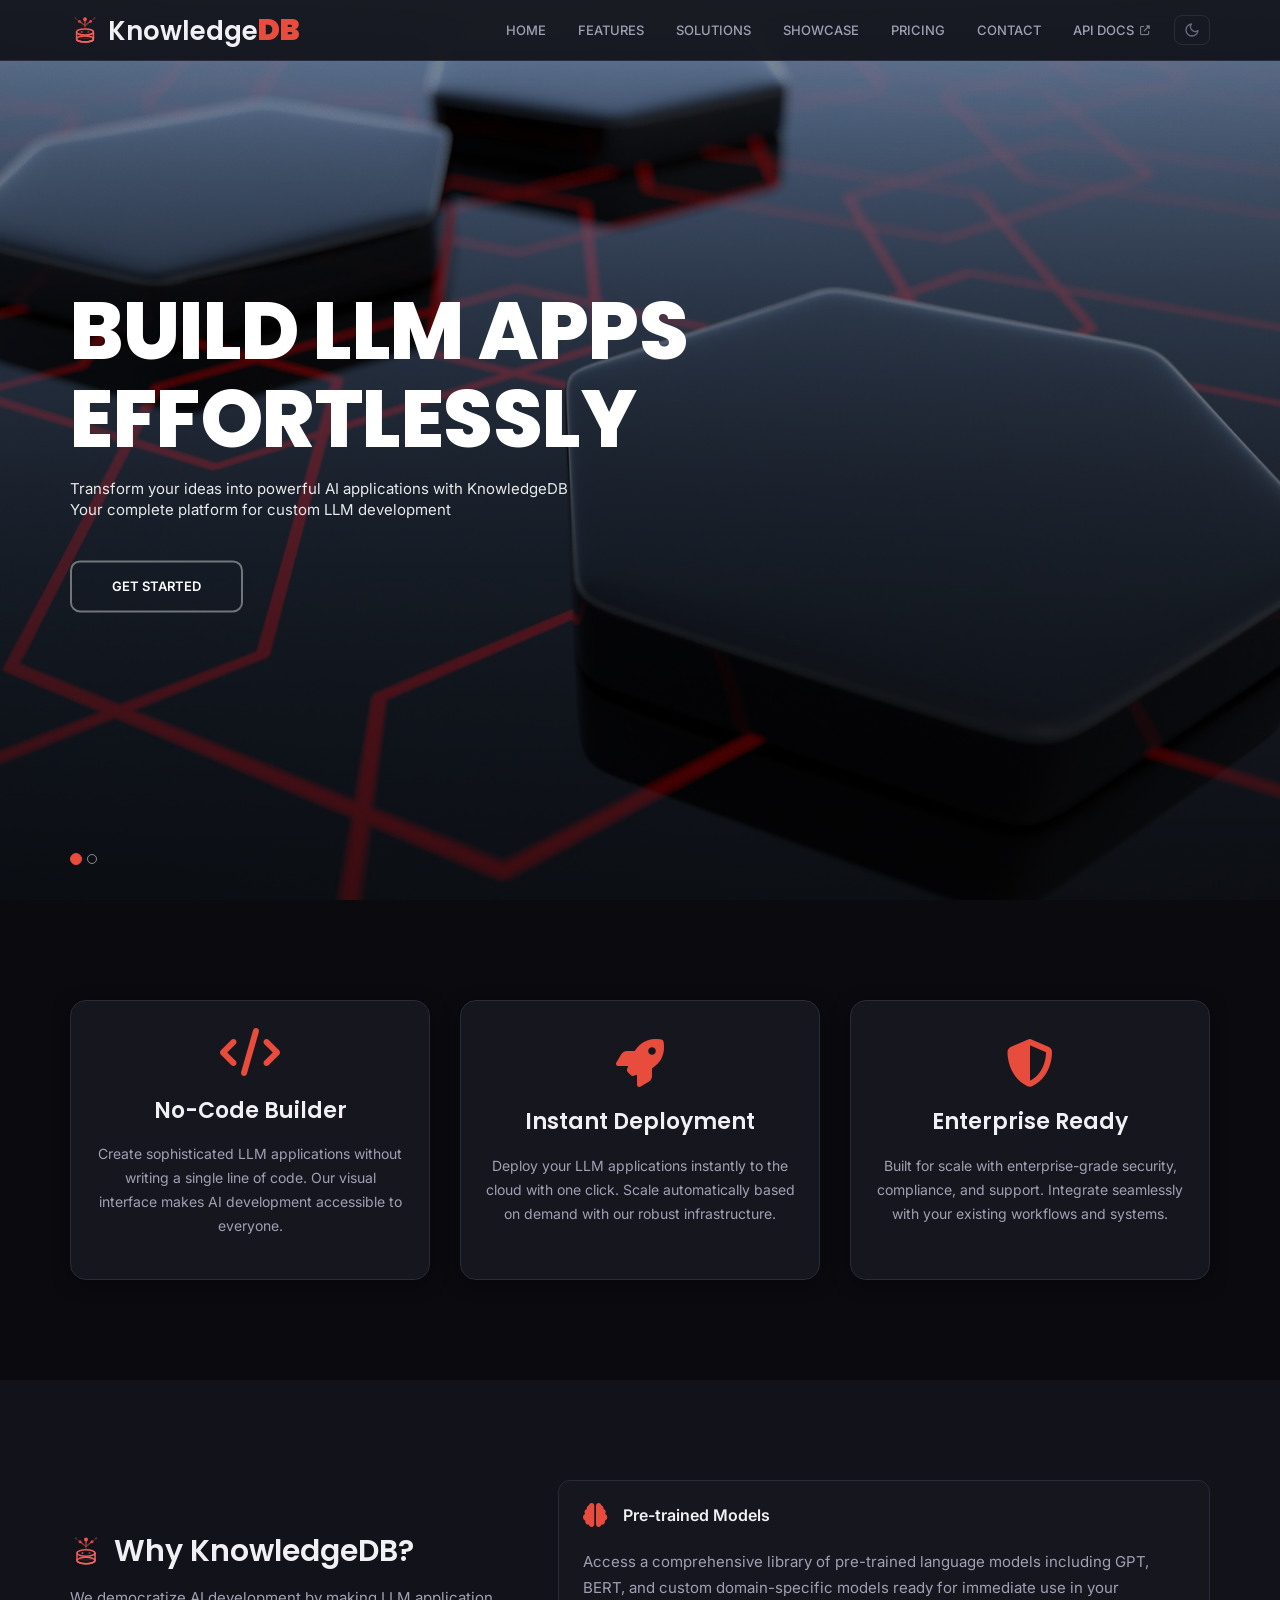
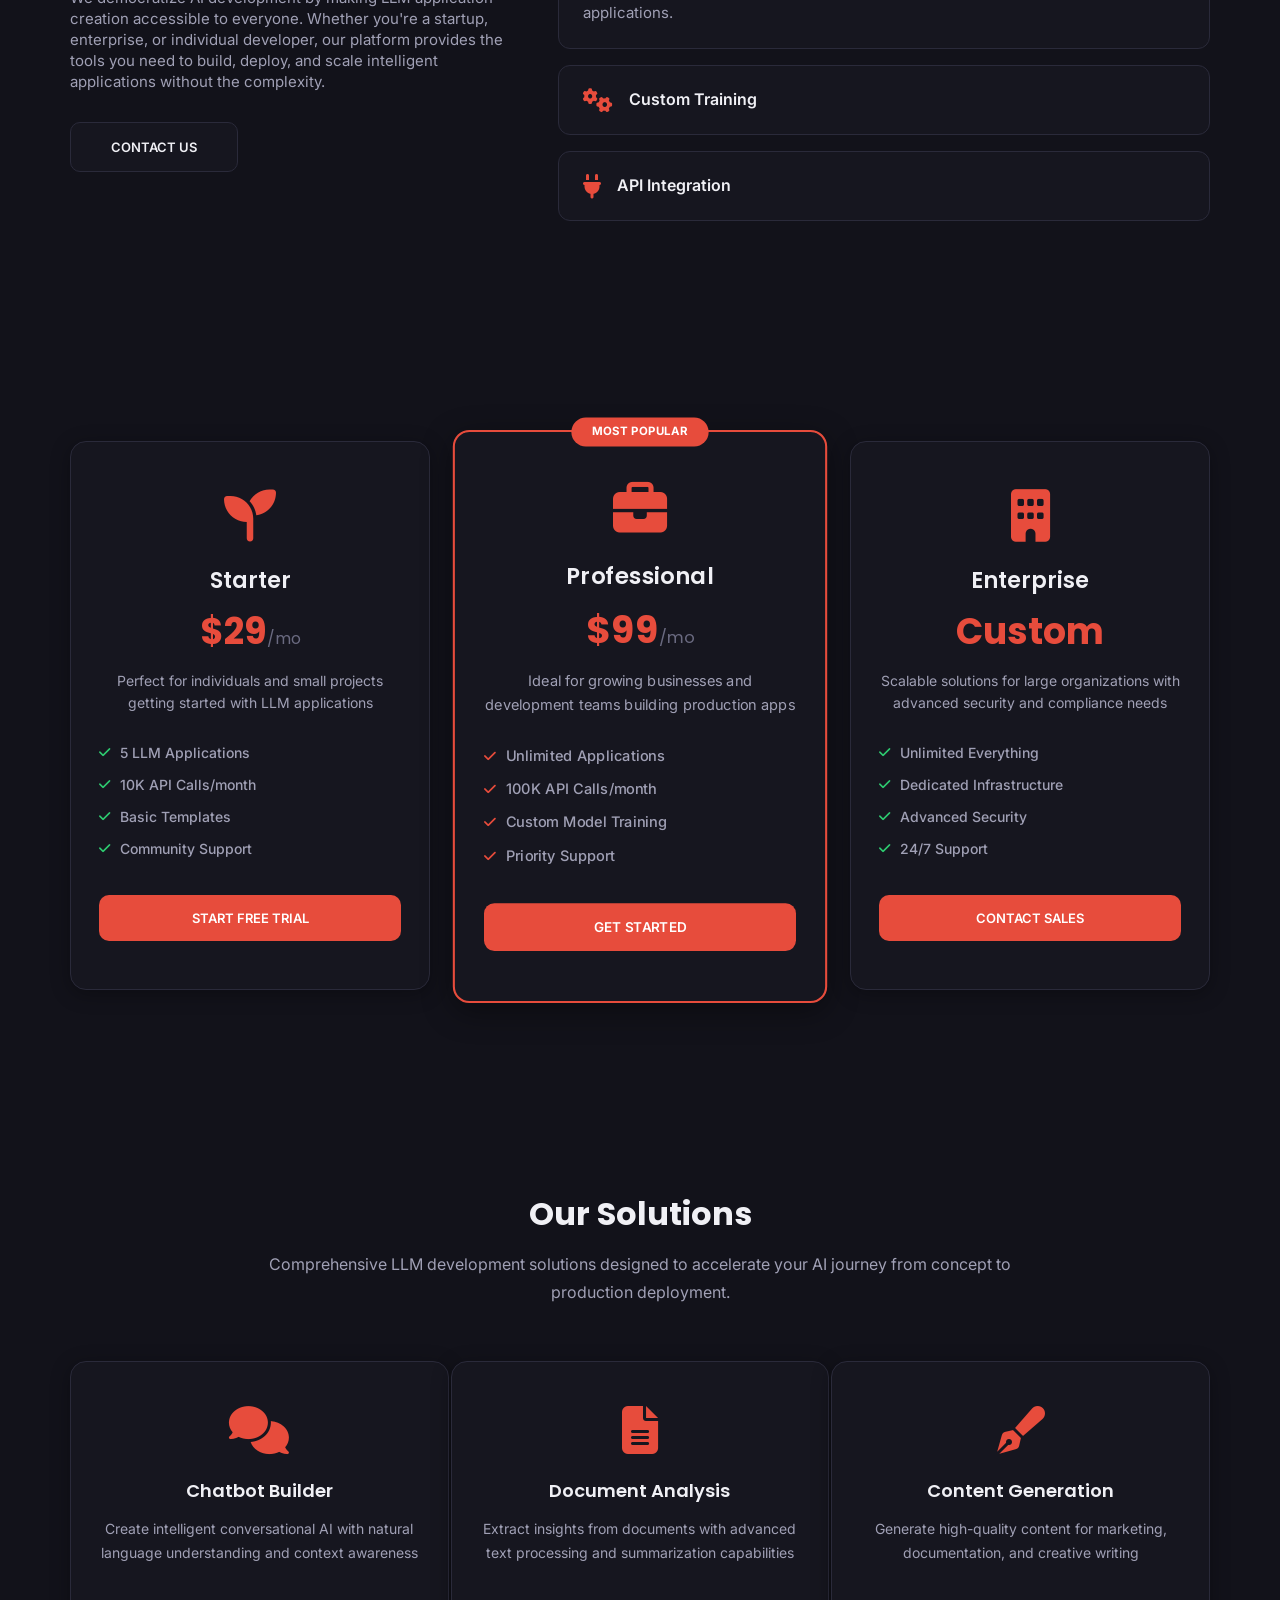
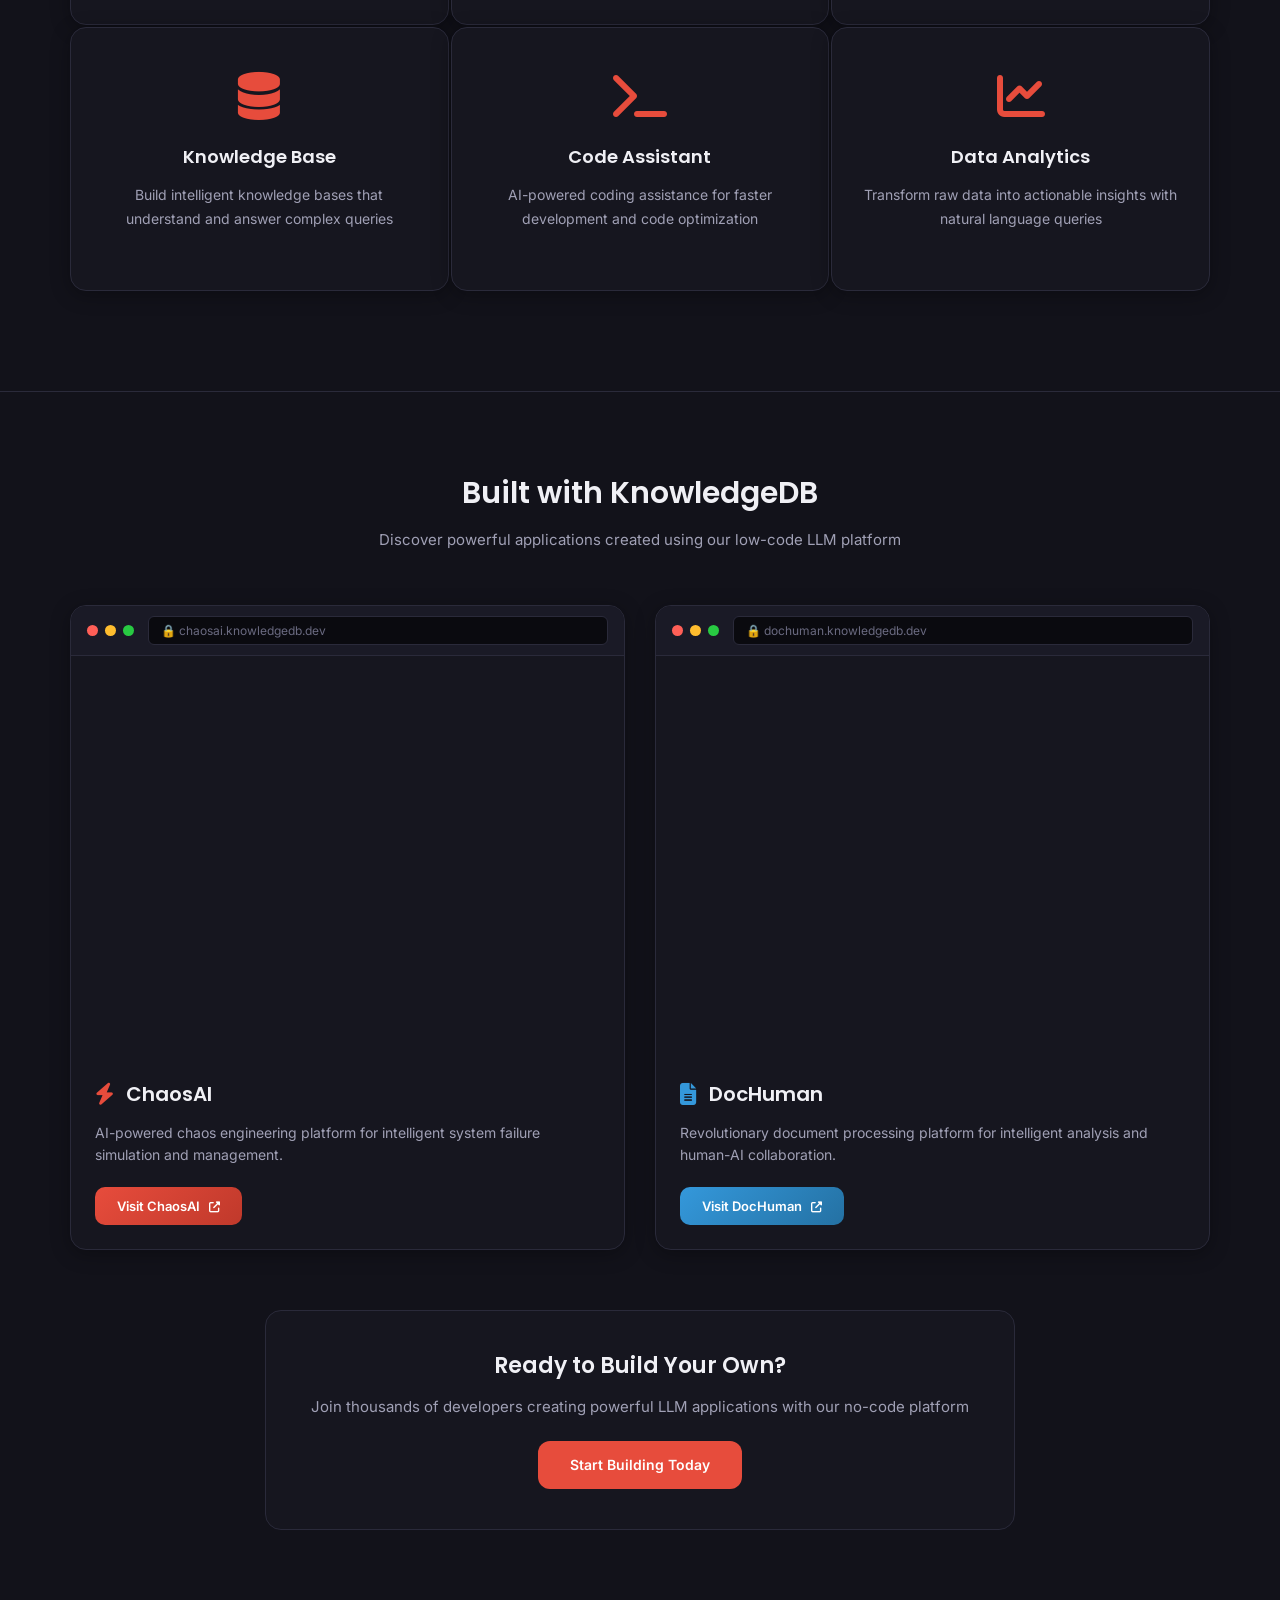
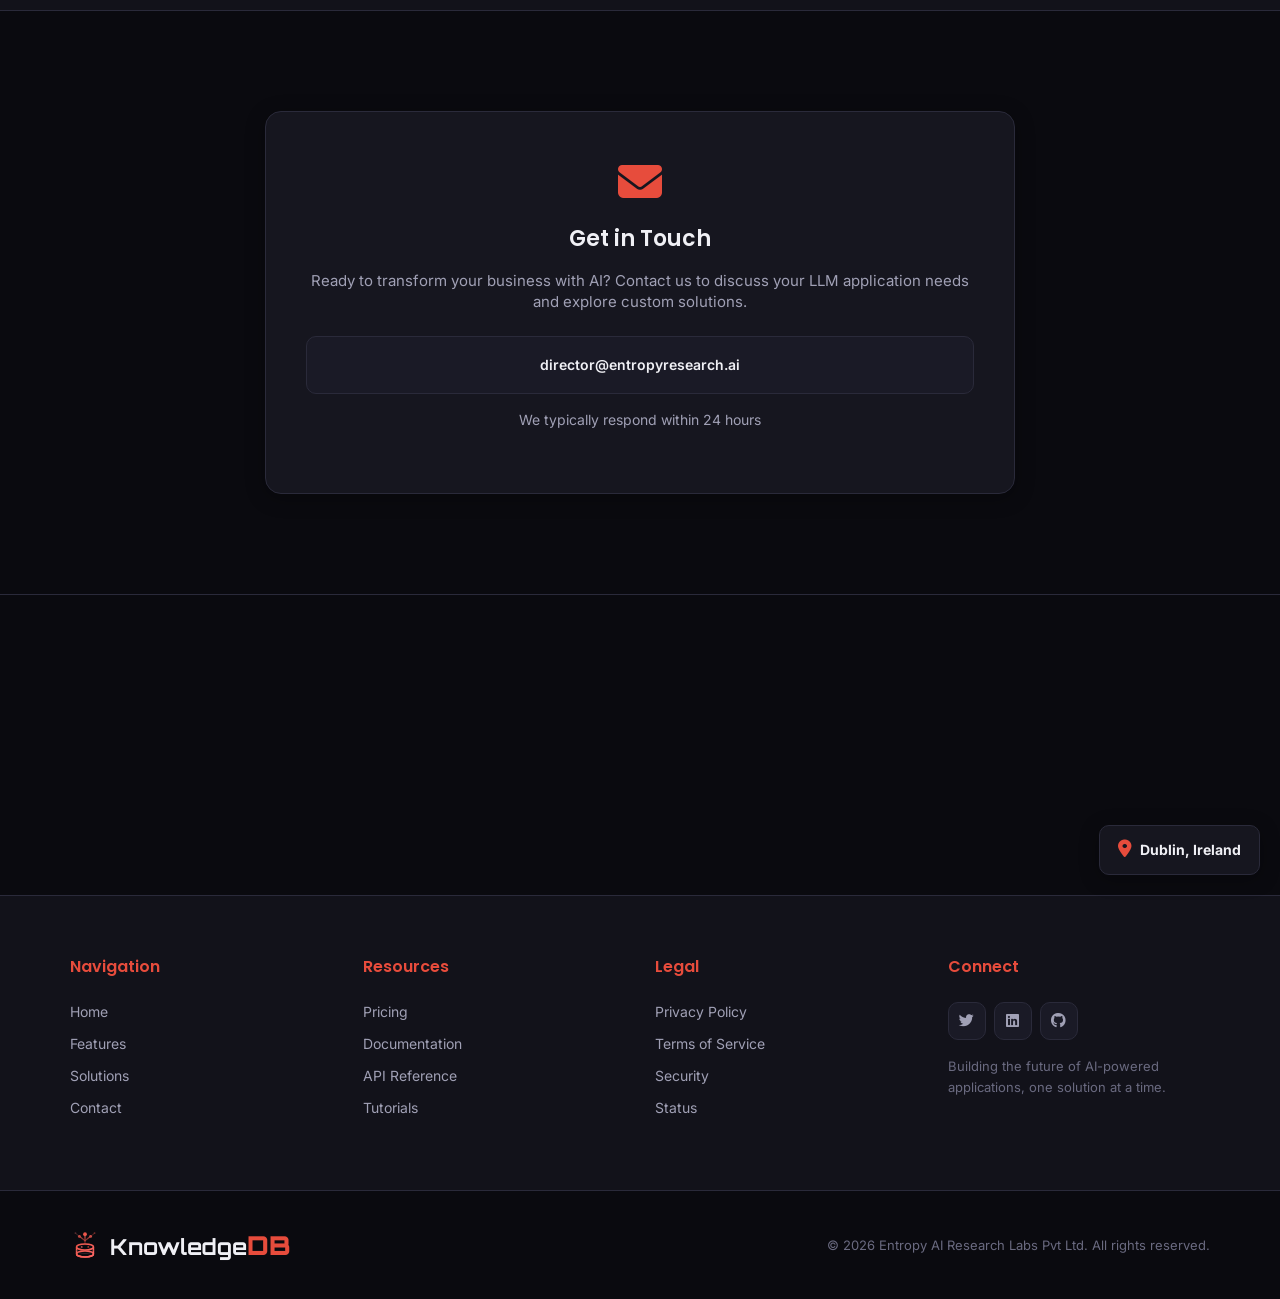
<file: index.html>
<!DOCTYPE html>
<html lang="en" class="no-js">
<head>
    <meta charset="utf-8"/>
    <title>KnowledgeDB - LLMs for Everyone</title>
    <meta http-equiv="X-UA-Compatible" content="IE=edge">
    <meta content="width=device-width, initial-scale=1" name="viewport"/>
    <meta content="KnowledgeDB - Your one-stop-shop for creating custom LLM applications with ease." name="description"/>
    <meta content="KnowledgeDB" name="author"/>
    <link href="https://fonts.googleapis.com/css2?family=Poppins:wght@300;400;500;600;700;800&family=Orbitron:wght@400;700;900&family=Inter:wght@300;400;500;600;700;800&display=swap" rel="stylesheet">
    <link href="https://cdnjs.cloudflare.com/ajax/libs/font-awesome/6.4.0/css/all.min.css" rel="stylesheet">
    <link href="vendor/simple-line-icons/simple-line-icons.min.css" rel="stylesheet" type="text/css"/>
    <link href="vendor/bootstrap/css/bootstrap.min.css" rel="stylesheet" type="text/css"/>
    <link href="css/animate.css" rel="stylesheet">
    <link href="vendor/swiper/css/swiper.min.css" rel="stylesheet" type="text/css"/>
    <link href="css/layout.css" rel="stylesheet" type="text/css"/>
    <link href="css/modern.css" rel="stylesheet" type="text/css"/>
    <link rel="icon" type="image/svg+xml" href="favicon.svg">
    <link rel="shortcut icon" href="favicon.ico"/>
    <link rel="apple-touch-icon" sizes="180x180" href="favicon.svg">
    <meta name="theme-color" content="#0a0a0f">
    <script>(function(){var t=localStorage.getItem('kdb_theme')||'dark';document.documentElement.setAttribute('data-theme',t);})();</script>
</head>
<body id="body" data-spy="scroll" data-target=".header">
<header class="header navbar-fixed-top">
    <nav class="navbar" role="navigation">
        <div class="container">
            <div class="menu-container js_nav-item">
                <button type="button" class="navbar-toggle" data-toggle="collapse" data-target=".nav-collapse">
                    <span class="sr-only">Toggle navigation</span>
                    <span class="toggle-icon"></span>
                </button>
                <div class="logo">
                    <a class="logo-wrap" href="#body" style="text-decoration:none;display:flex;align-items:center;gap:8px;height:100%">
                        <svg viewBox="0 0 32 32" fill="none" style="width:30px;height:30px;flex-shrink:0"><defs><linearGradient id="ng1" x1="0" y1="0" x2="32" y2="32" gradientUnits="userSpaceOnUse"><stop offset="0%" stop-color="#e74c3c"/><stop offset="100%" stop-color="#ff6b6b"/></linearGradient><linearGradient id="ng2" x1="0" y1="32" x2="32" y2="0" gradientUnits="userSpaceOnUse"><stop offset="0%" stop-color="#2c3e50"/><stop offset="100%" stop-color="#e74c3c"/></linearGradient><linearGradient id="ng3" x1="16" y1="2" x2="16" y2="14" gradientUnits="userSpaceOnUse"><stop offset="0%" stop-color="#ff6b6b"/><stop offset="100%" stop-color="#e74c3c" stop-opacity="0.3"/></linearGradient></defs><ellipse cx="16" cy="18" rx="9" ry="3.2" stroke="url(#ng1)" stroke-width="1.6"/><path d="M7 18v7.5c0 1.77 4 3.2 9 3.2s9-1.43 9-3.2V18" stroke="url(#ng1)" stroke-width="1.6" stroke-linecap="round"/><ellipse cx="16" cy="25.5" rx="9" ry="3.2" stroke="url(#ng1)" stroke-width="1.6"/><path d="M7 21.8c0 1.77 4 3.2 9 3.2s9-1.43 9-3.2" stroke="url(#ng2)" stroke-width="1" stroke-linecap="round" opacity="0.45"/><path d="M16 14.8 L16 6" stroke="url(#ng3)" stroke-width="1.5" stroke-linecap="round"/><path d="M16 11.5 L11 7.5" stroke="url(#ng3)" stroke-width="1.2" stroke-linecap="round"/><circle cx="10" cy="6.8" r="1.5" fill="url(#ng1)" opacity="0.85"/><path d="M16 11.5 L21 7.5" stroke="url(#ng3)" stroke-width="1.2" stroke-linecap="round"/><circle cx="22" cy="6.8" r="1.5" fill="url(#ng1)" opacity="0.85"/><circle cx="16" cy="4.5" r="2" fill="url(#ng1)"/><path d="M10 6.8 L6.5 4" stroke="url(#ng2)" stroke-width="0.9" stroke-linecap="round" opacity="0.5"/><circle cx="5.8" cy="3.3" r="1" fill="url(#ng2)" opacity="0.55"/><path d="M22 6.8 L25.5 4" stroke="url(#ng2)" stroke-width="0.9" stroke-linecap="round" opacity="0.5"/><circle cx="26.2" cy="3.3" r="1" fill="url(#ng2)" opacity="0.55"/><circle cx="12.5" cy="18" r="1" fill="#ff6b6b" opacity="0.7"/><circle cx="19.5" cy="18" r="1" fill="#e74c3c" opacity="0.7"/></svg>
                        <h2 style="margin:0;font-weight:700;font-size:26px;line-height:1;font-family:'Orbitron',monospace">Knowledge<span style="font-size:30px;font-weight:900">DB</span></h2>
                    </a>
                </div>
            </div>
            <div class="collapse navbar-collapse nav-collapse">
                <div class="menu-container">
                    <ul class="nav navbar-nav navbar-nav-right">
                        <li class="js_nav-item nav-item"><a class="nav-item-child nav-item-hover" href="#body">Home</a></li>
                        <li class="js_nav-item nav-item"><a class="nav-item-child nav-item-hover" href="#about">Features</a></li>
                        <li class="js_nav-item nav-item"><a class="nav-item-child nav-item-hover" href="#services">Solutions</a></li>
                        <li class="js_nav-item nav-item"><a class="nav-item-child nav-item-hover" href="#showcase">Showcase</a></li>
                        <li class="js_nav-item nav-item"><a class="nav-item-child nav-item-hover" href="#pricing">Pricing</a></li>
                        <li class="js_nav-item nav-item"><a class="nav-item-child nav-item-hover" href="#contact">Contact</a></li>
                        <li class="nav-item"><a class="nav-item-child nav-item-hover" href="api/index.html" target="_blank" style="display:inline-flex;align-items:center;gap:6px">API Docs <i class="fas fa-external-link-alt" style="font-size:10px;opacity:0.7"></i></a></li>
                        <li class="nav-item"><button class="theme-toggle-nav" onclick="toggleTheme()" title="Toggle light/dark mode"><svg viewBox="0 0 24 24" id="theme-icon-sun" style="display:none"><circle cx="12" cy="12" r="5"/><line x1="12" y1="1" x2="12" y2="3"/><line x1="12" y1="21" x2="12" y2="23"/><line x1="4.22" y1="4.22" x2="5.64" y2="5.64"/><line x1="18.36" y1="18.36" x2="19.78" y2="19.78"/><line x1="1" y1="12" x2="3" y2="12"/><line x1="21" y1="12" x2="23" y2="12"/><line x1="4.22" y1="19.78" x2="5.64" y2="18.36"/><line x1="18.36" y1="5.64" x2="19.78" y2="4.22"/></svg><svg viewBox="0 0 24 24" id="theme-icon-moon"><path d="M21 12.79A9 9 0 1 1 11.21 3 7 7 0 0 0 21 12.79z"/></svg></button></li>
                    </ul>
                </div>
            </div>
        </div>
    </nav>
</header>

<div id="carousel-example-generic" class="carousel slide" data-ride="carousel">
    <div class="container">
        <ol class="carousel-indicators">
            <li data-target="#carousel-example-generic" data-slide-to="0" class="active"></li>
            <li data-target="#carousel-example-generic" data-slide-to="1"></li>
        </ol>
    </div>
    <div class="carousel-inner" role="listbox">
        <div class="item active">
            <img class="img-responsive" src="img/1920x1080/01.jpg" alt="Slider Image">
            <div class="container"><div class="carousel-centered"><div class="margin-b-40">
                <h3 class="carousel-title">Build LLM Apps Effortlessly</h3>
                <p class="color-white">Transform your ideas into powerful AI applications with KnowledgeDB <br/> Your complete platform for custom LLM development</p>
            </div><a href="#pricing" class="btn-theme btn-theme-sm btn-white-brd text-uppercase">Get Started</a></div></div>
        </div>
        <div class="item">
            <img class="img-responsive" src="img/1920x1080/02.jpg" alt="Slider Image">
            <div class="container"><div class="carousel-centered"><div class="margin-b-40">
                <h2 class="carousel-title">LLMs for Everyone</h2>
                <p class="color-white">No coding required - Create, deploy, and scale your AI solutions <br/> with our intuitive drag-and-drop interface</p>
            </div><a href="#about" class="btn-theme btn-theme-sm btn-white-brd text-uppercase">Learn More</a></div></div>
        </div>
    </div>
</div>
<div id="about">
    <div class="content-lg container">
        <div class="row">
            <div class="col-md-4 col-sm-4 sm-margin-b-30"><div class="feature-card"><i class="fas fa-code"></i><h2>No-Code Builder</h2><p>Create sophisticated LLM applications without writing a single line of code. Our visual interface makes AI development accessible to everyone.</p></div></div>
            <div class="col-md-4 col-sm-4 sm-margin-b-30"><div class="feature-card"><i class="fas fa-rocket"></i><h2>Instant Deployment</h2><p>Deploy your LLM applications instantly to the cloud with one click. Scale automatically based on demand with our robust infrastructure.</p></div></div>
            <div class="col-md-4 col-sm-4 sm-margin-b-30"><div class="feature-card"><i class="fas fa-shield-alt"></i><h2>Enterprise Ready</h2><p>Built for scale with enterprise-grade security, compliance, and support. Integrate seamlessly with your existing workflows and systems.</p></div></div>
        </div>
    </div>
    <div class="bg-color-sky-light">
        <div class="content-lg container">
            <div class="row">
                <div class="col-md-5 col-sm-5 md-margin-b-60">
                    <div class="margin-t-50 margin-b-30">
                        <h2 style="display:flex;align-items:center;gap:12px"><svg viewBox="0 0 32 32" fill="none" style="width:32px;height:32px;flex-shrink:0"><defs><linearGradient id="wg1" x1="0" y1="0" x2="32" y2="32" gradientUnits="userSpaceOnUse"><stop offset="0%" stop-color="#e74c3c"/><stop offset="100%" stop-color="#ff6b6b"/></linearGradient><linearGradient id="wg2" x1="0" y1="32" x2="32" y2="0" gradientUnits="userSpaceOnUse"><stop offset="0%" stop-color="#2c3e50"/><stop offset="100%" stop-color="#e74c3c"/></linearGradient><linearGradient id="wg3" x1="16" y1="2" x2="16" y2="14" gradientUnits="userSpaceOnUse"><stop offset="0%" stop-color="#ff6b6b"/><stop offset="100%" stop-color="#e74c3c" stop-opacity="0.3"/></linearGradient></defs><ellipse cx="16" cy="18" rx="9" ry="3.2" stroke="url(#wg1)" stroke-width="1.6"/><path d="M7 18v7.5c0 1.77 4 3.2 9 3.2s9-1.43 9-3.2V18" stroke="url(#wg1)" stroke-width="1.6" stroke-linecap="round"/><ellipse cx="16" cy="25.5" rx="9" ry="3.2" stroke="url(#wg1)" stroke-width="1.6"/><path d="M7 21.8c0 1.77 4 3.2 9 3.2s9-1.43 9-3.2" stroke="url(#wg2)" stroke-width="1" stroke-linecap="round" opacity="0.45"/><path d="M16 14.8 L16 6" stroke="url(#wg3)" stroke-width="1.5" stroke-linecap="round"/><path d="M16 11.5 L11 7.5" stroke="url(#wg3)" stroke-width="1.2" stroke-linecap="round"/><circle cx="10" cy="6.8" r="1.5" fill="url(#wg1)" opacity="0.85"/><path d="M16 11.5 L21 7.5" stroke="url(#wg3)" stroke-width="1.2" stroke-linecap="round"/><circle cx="22" cy="6.8" r="1.5" fill="url(#wg1)" opacity="0.85"/><circle cx="16" cy="4.5" r="2" fill="url(#wg1)"/><path d="M10 6.8 L6.5 4" stroke="url(#wg2)" stroke-width="0.9" stroke-linecap="round" opacity="0.5"/><circle cx="5.8" cy="3.3" r="1" fill="url(#wg2)" opacity="0.55"/><path d="M22 6.8 L25.5 4" stroke="url(#wg2)" stroke-width="0.9" stroke-linecap="round" opacity="0.5"/><circle cx="26.2" cy="3.3" r="1" fill="url(#wg2)" opacity="0.55"/><circle cx="12.5" cy="18" r="1" fill="#ff6b6b" opacity="0.7"/><circle cx="19.5" cy="18" r="1" fill="#e74c3c" opacity="0.7"/></svg> Why KnowledgeDB?</h2>
                        <p>We democratize AI development by making LLM application creation accessible to everyone. Whether you're a startup, enterprise, or individual developer, our platform provides the tools you need to build, deploy, and scale intelligent applications without the complexity.</p>
                    </div>
                    <a href="#contact" class="btn-theme btn-theme-sm btn-white-bg text-uppercase">Contact Us</a>
                </div>
                <div class="col-md-7 col-sm-7">
                    <div class="panel-group" id="accordion" role="tablist" aria-multiselectable="true">
                        <div class="accordion-card">
                            <div class="panel-heading" role="tab" id="headingOne"><h3 class="panel-title"><i class="fas fa-brain"></i><a class="panel-title-child" role="button" data-toggle="collapse" data-parent="#accordion" href="#collapseOne" aria-expanded="true" aria-controls="collapseOne">Pre-trained Models</a></h3></div>
                            <div id="collapseOne" class="panel-collapse collapse in" role="tabpanel" aria-labelledby="headingOne"><div class="panel-body">Access a comprehensive library of pre-trained language models including GPT, BERT, and custom domain-specific models ready for immediate use in your applications.</div></div>
                        </div>
                        <div class="accordion-card">
                            <div class="panel-heading" role="tab" id="headingTwo"><h3 class="panel-title"><i class="fas fa-cogs"></i><a class="collapsed panel-title-child" role="button" data-toggle="collapse" data-parent="#accordion" href="#collapseTwo" aria-expanded="false" aria-controls="collapseTwo">Custom Training</a></h3></div>
                            <div id="collapseTwo" class="panel-collapse collapse" role="tabpanel" aria-labelledby="headingTwo"><div class="panel-body">Fine-tune models with your own data to create specialized AI applications tailored to your specific use case and industry requirements.</div></div>
                        </div>
                        <div class="accordion-card">
                            <div class="panel-heading" role="tab" id="headingThree"><h3 class="panel-title"><i class="fas fa-plug"></i><a class="collapsed panel-title-child" role="button" data-toggle="collapse" data-parent="#accordion" href="#collapseThree" aria-expanded="false" aria-controls="collapseThree">API Integration</a></h3></div>
                            <div id="collapseThree" class="panel-collapse collapse" role="tabpanel" aria-labelledby="headingThree"><div class="panel-body">Seamlessly integrate your LLM applications with existing systems through our robust REST APIs and SDKs for popular programming languages.<br><a href="api/index.html" target="_blank">Explore the API Documentation <i class="fas fa-arrow-right" style="font-size:12px"></i></a></div></div>
                        </div>
                    </div>
                </div>
            </div>
        </div>
    </div>
</div>

<div id="pricing">
    <div class="bg-color-sky-light">
        <div class="content-lg container">
            <div class="row">
                <div class="col-sm-4 sm-margin-b-30"><div class="pricing-card"><i class="fas fa-seedling"></i><h3>Starter</h3><div class="price">$29<span>/mo</span></div><p class="desc">Perfect for individuals and small projects getting started with LLM applications</p><ul class="list-unstyled"><li><i class="fas fa-check"></i>5 LLM Applications</li><li><i class="fas fa-check"></i>10K API Calls/month</li><li><i class="fas fa-check"></i>Basic Templates</li><li><i class="fas fa-check"></i>Community Support</li></ul><a href="#contact" class="btn-theme btn-theme-sm btn-default-bg text-uppercase">Start Free Trial</a></div></div>
                <div class="col-sm-4 sm-margin-b-30"><div class="pricing-card featured"><div class="pricing-badge">Most Popular</div><i class="fas fa-briefcase"></i><h3>Professional</h3><div class="price">$99<span>/mo</span></div><p class="desc">Ideal for growing businesses and development teams building production apps</p><ul class="list-unstyled"><li><i class="fas fa-check"></i>Unlimited Applications</li><li><i class="fas fa-check"></i>100K API Calls/month</li><li><i class="fas fa-check"></i>Custom Model Training</li><li><i class="fas fa-check"></i>Priority Support</li></ul><a href="#contact" class="btn-theme btn-theme-sm btn-default-bg text-uppercase">Get Started</a></div></div>
                <div class="col-sm-4 sm-margin-b-30"><div class="pricing-card"><i class="fas fa-building"></i><h3>Enterprise</h3><div class="price">Custom</div><p class="desc">Scalable solutions for large organizations with advanced security and compliance needs</p><ul class="list-unstyled"><li><i class="fas fa-check"></i>Unlimited Everything</li><li><i class="fas fa-check"></i>Dedicated Infrastructure</li><li><i class="fas fa-check"></i>Advanced Security</li><li><i class="fas fa-check"></i>24/7 Support</li></ul><a href="#contact" class="btn-theme btn-theme-sm btn-default-bg text-uppercase">Contact Sales</a></div></div>
            </div>
        </div>
    </div>
</div>
<div id="services">
    <div class="bg-color-sky-light" data-auto-height="true">
        <div class="content-lg container">
            <div class="row margin-b-40"><div class="col-sm-8 col-sm-offset-2 text-center section-heading"><h2>Our Solutions</h2><p>Comprehensive LLM development solutions designed to accelerate your AI journey from concept to production deployment.</p></div></div>
            <div class="row row-space-1 margin-b-2">
                <div class="col-sm-4 sm-margin-b-2"><div class="solution-card" data-height="height"><i class="fas fa-comments"></i><h3>Chatbot Builder</h3><p>Create intelligent conversational AI with natural language understanding and context awareness</p></div></div>
                <div class="col-sm-4 sm-margin-b-2"><div class="solution-card" data-height="height"><i class="fas fa-file-alt"></i><h3>Document Analysis</h3><p>Extract insights from documents with advanced text processing and summarization capabilities</p></div></div>
                <div class="col-sm-4"><div class="solution-card" data-height="height"><i class="fas fa-pen-fancy"></i><h3>Content Generation</h3><p>Generate high-quality content for marketing, documentation, and creative writing</p></div></div>
            </div>
            <div class="row row-space-1">
                <div class="col-sm-4 sm-margin-b-2"><div class="solution-card" data-height="height"><i class="fas fa-database"></i><h3>Knowledge Base</h3><p>Build intelligent knowledge bases that understand and answer complex queries</p></div></div>
                <div class="col-sm-4 sm-margin-b-2"><div class="solution-card" data-height="height"><i class="fas fa-terminal"></i><h3>Code Assistant</h3><p>AI-powered coding assistance for faster development and code optimization</p></div></div>
                <div class="col-sm-4"><div class="solution-card" data-height="height"><i class="fas fa-chart-line"></i><h3>Data Analytics</h3><p>Transform raw data into actionable insights with natural language queries</p></div></div>
            </div>
        </div>
    </div>
</div>

<div id="showcase" class="showcase-section">
    <div class="container">
        <div class="row margin-b-40"><div class="col-sm-8 col-sm-offset-2 text-center"><h2>Built with KnowledgeDB</h2><p>Discover powerful applications created using our low-code LLM platform</p></div></div>
        <div class="row">
            <div class="col-md-6 sm-margin-b-30">
                <div class="showcase-app">
                    <div class="showcase-browser-bar"><div class="showcase-dots"><span></span><span></span><span></span></div><div class="showcase-url-bar">🔒 chaosai.knowledgedb.dev</div></div>
                    <div class="showcase-preview"><iframe src="https://chaosai.knowledgedb.dev" scrolling="no" loading="lazy"></iframe></div>
                    <div class="showcase-info"><div class="app-header"><i class="fas fa-bolt" style="color:#e74c3c"></i><h4>ChaosAI</h4></div><p>AI-powered chaos engineering platform for intelligent system failure simulation and management.</p><a href="https://chaosai.knowledgedb.dev" target="_blank" class="btn-showcase">Visit ChaosAI <i class="fas fa-external-link-alt" style="margin-left:6px;font-size:11px"></i></a></div>
                </div>
            </div>
            <div class="col-md-6">
                <div class="showcase-app">
                    <div class="showcase-browser-bar"><div class="showcase-dots"><span></span><span></span><span></span></div><div class="showcase-url-bar">🔒 dochuman.knowledgedb.dev</div></div>
                    <div class="showcase-preview"><iframe src="https://dochuman.knowledgedb.dev" scrolling="no" loading="lazy"></iframe></div>
                    <div class="showcase-info"><div class="app-header"><i class="fas fa-file-alt" style="color:#3498db"></i><h4>DocHuman</h4></div><p>Revolutionary document processing platform for intelligent analysis and human-AI collaboration.</p><a href="https://dochuman.knowledgedb.dev" target="_blank" class="btn-showcase blue">Visit DocHuman <i class="fas fa-external-link-alt" style="margin-left:6px;font-size:11px"></i></a></div>
                </div>
            </div>
        </div>
        <div class="row margin-t-60"><div class="col-sm-8 col-sm-offset-2 text-center"><div class="showcase-cta"><h3>Ready to Build Your Own?</h3><p>Join thousands of developers creating powerful LLM applications with our no-code platform</p><a href="#pricing" class="btn-cta">Start Building Today</a></div></div></div>
    </div>
</div>
<div id="contact">
    <div class="section-seperator">
        <div class="content-lg container">
            <div class="row"><div class="col-sm-8 col-sm-offset-2">
                <div class="contact-box"><i class="fas fa-envelope"></i><h3>Get in Touch</h3><p>Ready to transform your business with AI? Contact us to discuss your LLM application needs and explore custom solutions.</p><div class="contact-email-box"><a href="mailto:director@entropyresearch.ai">director@entropyresearch.ai</a></div><p style="font-size:14px">We typically respond within 24 hours</p></div>
            </div></div>
        </div>
    </div>
    <div class="map height-300" style="position:relative">
        <div class="map-label"><i class="fas fa-map-marker-alt"></i><strong>Dublin, Ireland</strong></div>
        <iframe src="https://www.google.com/maps/embed?pb=!1m18!1m12!1m3!1d9528.516234567891!2d-6.2603097!3d53.3498053!2m3!1f0!2f0!3f0!3m2!1i1024!2i768!4f13.1!3m3!1m2!1s0x48670e99a9c0b2e7%3A0x9c9c0b2e7a9c0b2e!2sDublin+City+Centre%2C+Dublin%2C+Ireland!5e0!3m2!1sen!2sie!4v1640995200000" width="100%" height="100%" frameborder="0" style="border:0" allowfullscreen></iframe>
    </div>
</div>

<footer class="footer">
    <div class="footer-main">
        <div class="container">
            <div class="row">
                <div class="col-sm-3 sm-margin-b-30"><h4>Navigation</h4><a href="#body" class="footer-link">Home</a><a href="#about" class="footer-link">Features</a><a href="#services" class="footer-link">Solutions</a><a href="#contact" class="footer-link">Contact</a></div>
                <div class="col-sm-3 sm-margin-b-30"><h4>Resources</h4><a href="#pricing" class="footer-link">Pricing</a><a href="api/index.html" target="_blank" class="footer-link">Documentation</a><a href="api/index.html" target="_blank" class="footer-link">API Reference</a><a href="#" class="footer-link">Tutorials</a></div>
                <div class="col-sm-3 sm-margin-b-30"><h4>Legal</h4><a href="privacy.html" class="footer-link">Privacy Policy</a><a href="terms.html" class="footer-link">Terms of Service</a><a href="#" class="footer-link">Security</a><a href="#" class="footer-link">Status</a></div>
                <div class="col-sm-3"><h4>Connect</h4><div style="margin-bottom:16px"><a href="#" class="social-icon"><i class="fab fa-twitter"></i></a><a href="#" class="social-icon"><i class="fab fa-linkedin"></i></a><a href="#" class="social-icon"><i class="fab fa-github"></i></a></div><p class="footer-tagline">Building the future of AI-powered applications, one solution at a time.</p></div>
            </div>
        </div>
    </div>
    <div class="footer-copyright">
        <div class="container">
            <div class="row">
                <div class="col-xs-6" style="display:flex;align-items:center;height:60px;gap:10px">
                    <svg viewBox="0 0 32 32" fill="none" style="width:30px;height:30px;flex-shrink:0"><defs><linearGradient id="fg1" x1="0" y1="0" x2="32" y2="32" gradientUnits="userSpaceOnUse"><stop offset="0%" stop-color="#e74c3c"/><stop offset="100%" stop-color="#ff6b6b"/></linearGradient><linearGradient id="fg2" x1="0" y1="32" x2="32" y2="0" gradientUnits="userSpaceOnUse"><stop offset="0%" stop-color="#2c3e50"/><stop offset="100%" stop-color="#e74c3c"/></linearGradient><linearGradient id="fg3" x1="16" y1="2" x2="16" y2="14" gradientUnits="userSpaceOnUse"><stop offset="0%" stop-color="#ff6b6b"/><stop offset="100%" stop-color="#e74c3c" stop-opacity="0.3"/></linearGradient></defs><ellipse cx="16" cy="18" rx="9" ry="3.2" stroke="url(#fg1)" stroke-width="1.6"/><path d="M7 18v7.5c0 1.77 4 3.2 9 3.2s9-1.43 9-3.2V18" stroke="url(#fg1)" stroke-width="1.6" stroke-linecap="round"/><ellipse cx="16" cy="25.5" rx="9" ry="3.2" stroke="url(#fg1)" stroke-width="1.6"/><path d="M7 21.8c0 1.77 4 3.2 9 3.2s9-1.43 9-3.2" stroke="url(#fg2)" stroke-width="1" stroke-linecap="round" opacity="0.45"/><path d="M16 14.8 L16 6" stroke="url(#fg3)" stroke-width="1.5" stroke-linecap="round"/><path d="M16 11.5 L11 7.5" stroke="url(#fg3)" stroke-width="1.2" stroke-linecap="round"/><circle cx="10" cy="6.8" r="1.5" fill="url(#fg1)" opacity="0.85"/><path d="M16 11.5 L21 7.5" stroke="url(#fg3)" stroke-width="1.2" stroke-linecap="round"/><circle cx="22" cy="6.8" r="1.5" fill="url(#fg1)" opacity="0.85"/><circle cx="16" cy="4.5" r="2" fill="url(#fg1)"/><path d="M10 6.8 L6.5 4" stroke="url(#fg2)" stroke-width="0.9" stroke-linecap="round" opacity="0.5"/><circle cx="5.8" cy="3.3" r="1" fill="url(#fg2)" opacity="0.55"/><path d="M22 6.8 L25.5 4" stroke="url(#fg2)" stroke-width="0.9" stroke-linecap="round" opacity="0.5"/><circle cx="26.2" cy="3.3" r="1" fill="url(#fg2)" opacity="0.55"/><circle cx="12.5" cy="18" r="1" fill="#ff6b6b" opacity="0.7"/><circle cx="19.5" cy="18" r="1" fill="#e74c3c" opacity="0.7"/></svg>
                    <h3>Knowledge<span>DB</span></h3>
                </div>
                <div class="col-xs-6 text-right" style="display:flex;align-items:center;justify-content:flex-end;height:60px"><p>&copy; 2026 Entropy AI Research Labs Pvt Ltd. All rights reserved.</p></div>
            </div>
        </div>
    </div>
</footer>
<a href="javascript:void(0);" class="js-back-to-top back-to-top">Top</a>
<script src="vendor/jquery.min.js" type="text/javascript"></script>
<script src="vendor/jquery-migrate.min.js" type="text/javascript"></script>
<script src="vendor/bootstrap/js/bootstrap.min.js" type="text/javascript"></script>
<script src="vendor/jquery.easing.js" type="text/javascript"></script>
<script src="vendor/jquery.back-to-top.js" type="text/javascript"></script>
<script src="vendor/jquery.smooth-scroll.js" type="text/javascript"></script>
<script src="vendor/jquery.wow.min.js" type="text/javascript"></script>
<script src="vendor/swiper/js/swiper.jquery.min.js" type="text/javascript"></script>
<script src="vendor/masonry/jquery.masonry.pkgd.min.js" type="text/javascript"></script>
<script src="vendor/masonry/imagesloaded.pkgd.min.js" type="text/javascript"></script>
<script src="js/layout.min.js" type="text/javascript"></script>
<script src="js/components/wow.min.js" type="text/javascript"></script>
<script src="js/components/swiper.min.js" type="text/javascript"></script>
<script src="js/components/masonry.min.js" type="text/javascript"></script>
<script>
function getTheme(){return localStorage.getItem('kdb_theme')||'dark'}
function applyTheme(t){document.documentElement.setAttribute('data-theme',t);var s=document.getElementById('theme-icon-sun'),m=document.getElementById('theme-icon-moon');if(s&&m){s.style.display=t==='light'?'block':'none';m.style.display=t==='dark'?'block':'none'}}
function toggleTheme(){var c=getTheme(),n=c==='dark'?'light':'dark';localStorage.setItem('kdb_theme',n);applyTheme(n)}
applyTheme(getTheme());
</script>
</body>
</html>
</file>
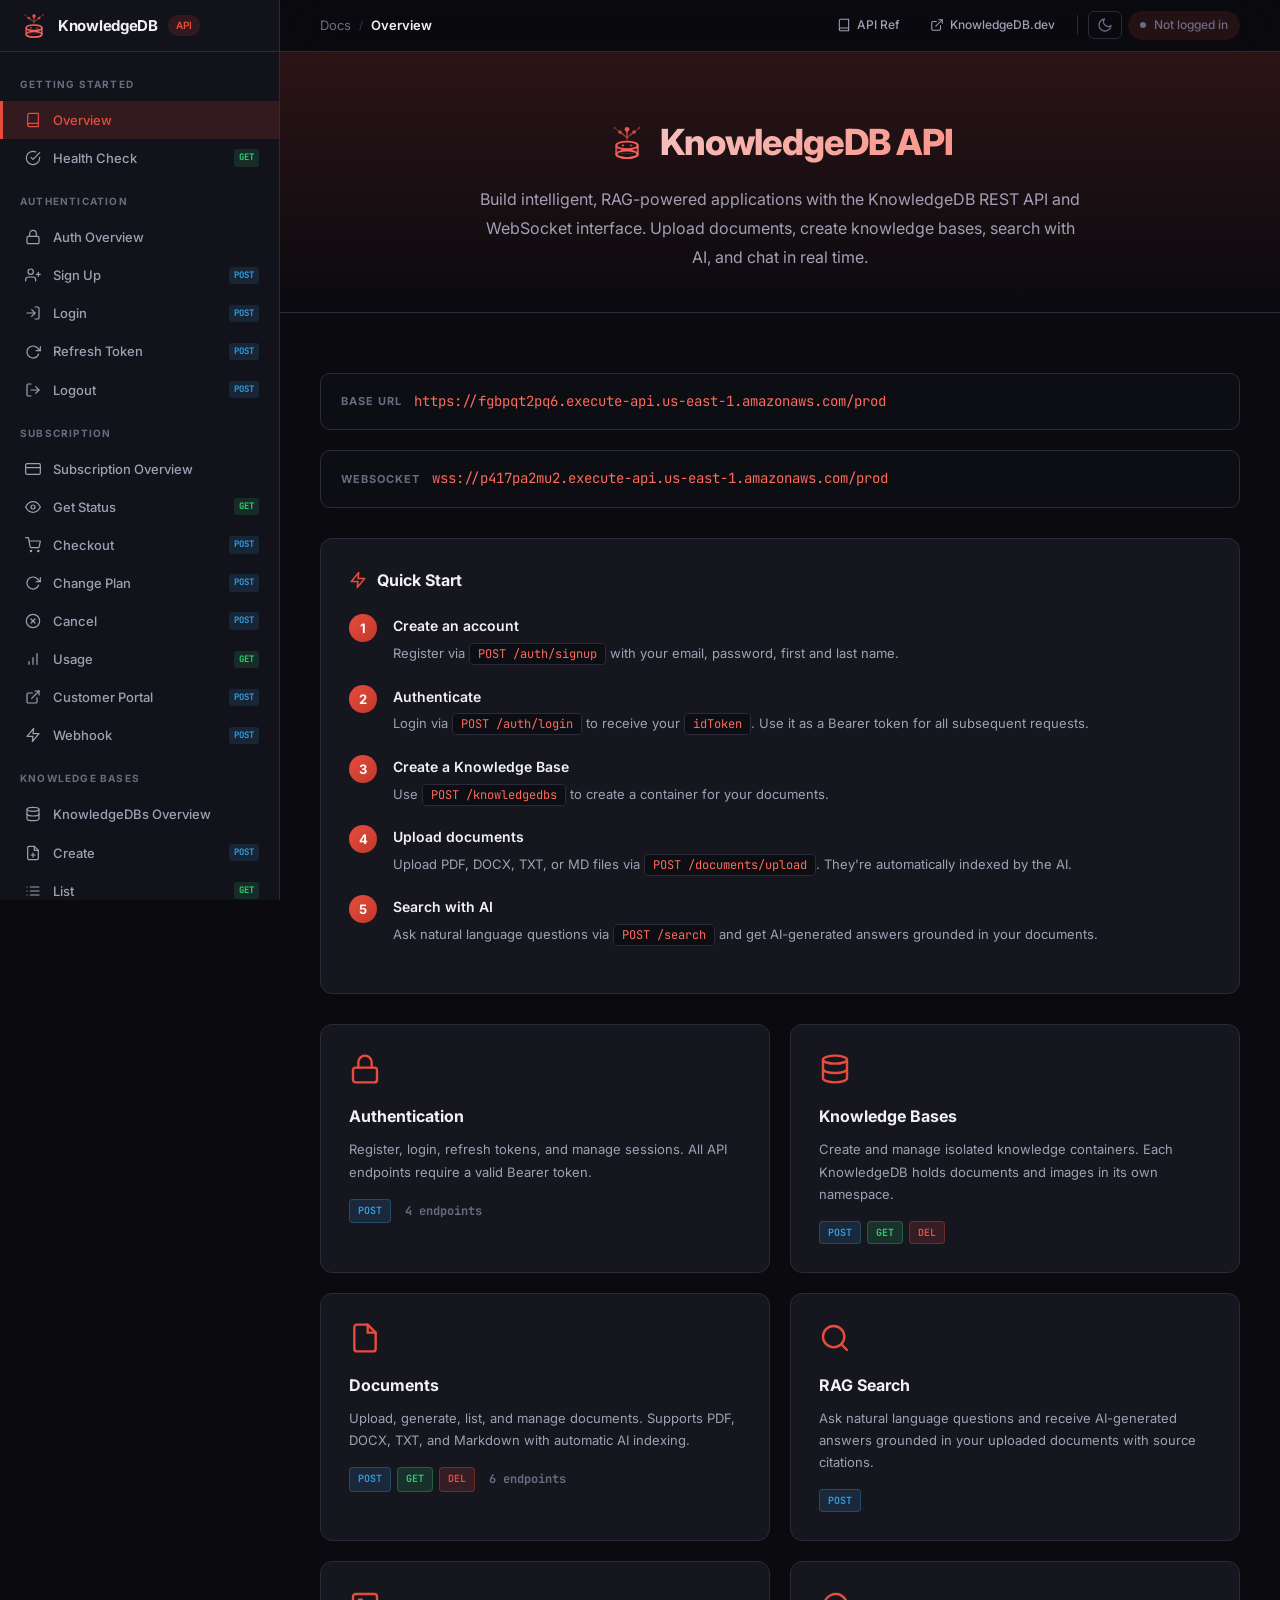
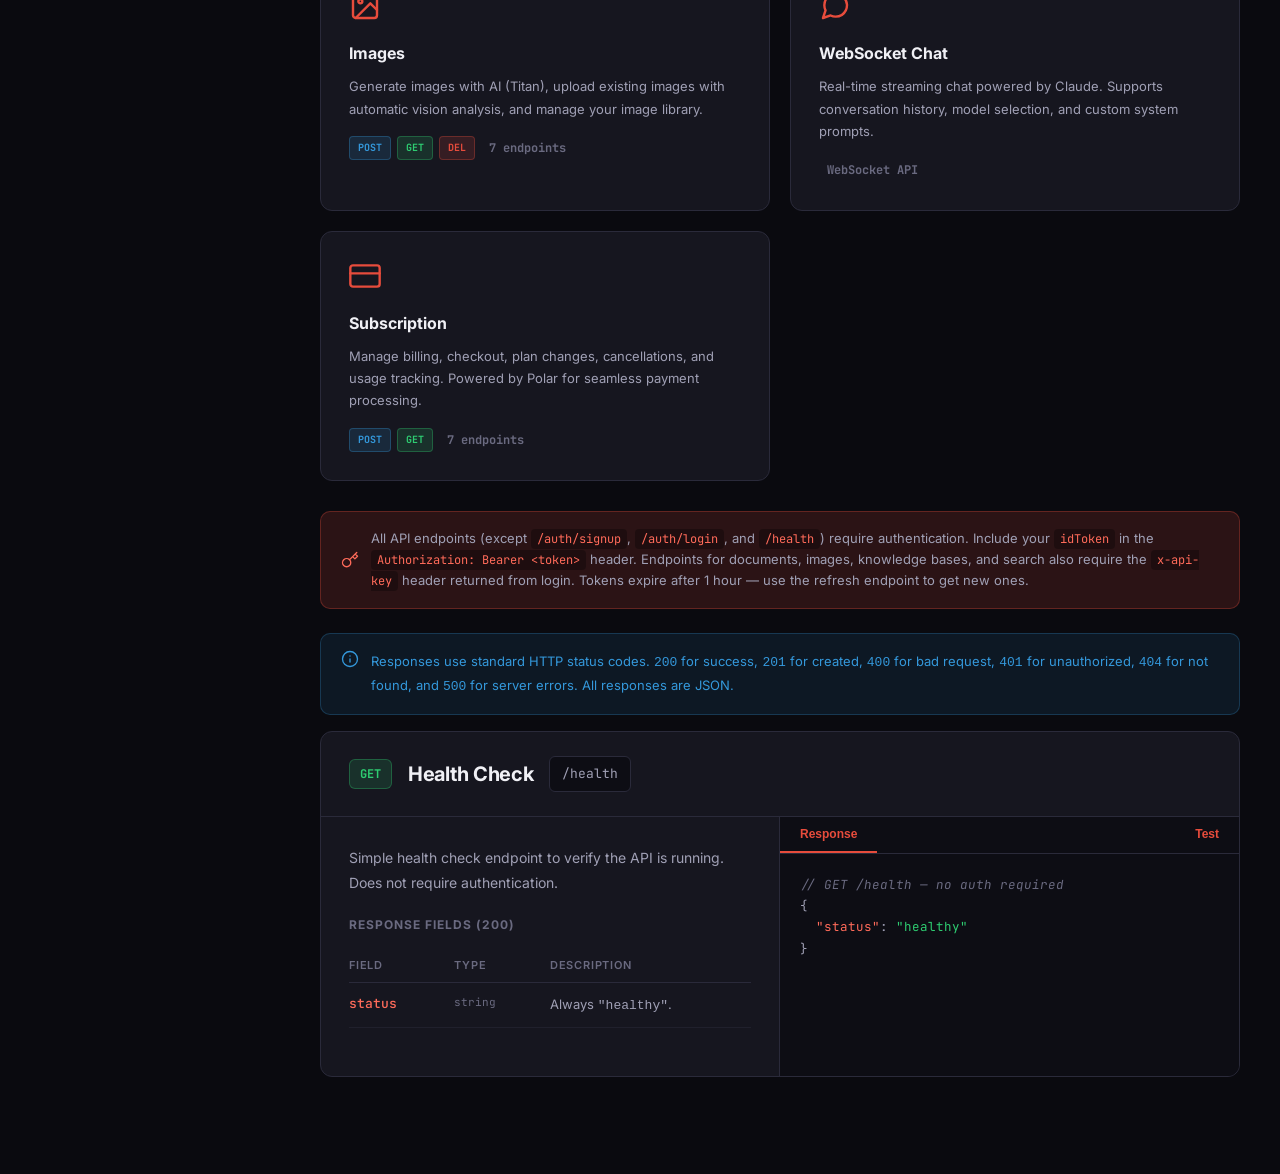
<file: api/index.html>
﻿<!DOCTYPE html>
<html lang="en">
<head>
  <meta charset="UTF-8">
  <meta name="viewport" content="width=device-width, initial-scale=1.0">
  <title>KnowledgeDB API Documentation</title>
  <meta name="description" content="KnowledgeDB API documentation — build RAG-powered apps with REST API and WebSocket. Upload documents, create knowledge bases, search with AI, and chat in real time.">
  <link rel="stylesheet" href="styles.css">
  <link rel="icon" type="image/svg+xml" href="favicon.svg">
</head>
<body>
<div class="layout">
  <nav class="sidebar">
    <div class="sidebar-header"></div>
    <div id="sidebar-nav" class="sidebar-nav"></div>
  </nav>

  <main class="main-content">
    <div class="top-bar" data-title="API Reference"></div>

    <div class="page-hero">
      <h1 style="display: flex; align-items: center; gap: 14px; justify-content: center;"><svg viewBox="0 0 32 32" fill="none" style="width: 38px; height: 38px; flex-shrink: 0;"><defs><linearGradient id="hero-g1" x1="0" y1="0" x2="32" y2="32" gradientUnits="userSpaceOnUse"><stop offset="0%" stop-color="#e74c3c"/><stop offset="100%" stop-color="#ff6b6b"/></linearGradient><linearGradient id="hero-g2" x1="0" y1="32" x2="32" y2="0" gradientUnits="userSpaceOnUse"><stop offset="0%" stop-color="#2c3e50"/><stop offset="100%" stop-color="#e74c3c"/></linearGradient><linearGradient id="hero-g3" x1="16" y1="2" x2="16" y2="14" gradientUnits="userSpaceOnUse"><stop offset="0%" stop-color="#ff6b6b"/><stop offset="100%" stop-color="#e74c3c" stop-opacity="0.3"/></linearGradient></defs><ellipse cx="16" cy="18" rx="9" ry="3.2" stroke="url(#hero-g1)" stroke-width="1.6"/><path d="M7 18v7.5c0 1.77 4 3.2 9 3.2s9-1.43 9-3.2V18" stroke="url(#hero-g1)" stroke-width="1.6" stroke-linecap="round"/><ellipse cx="16" cy="25.5" rx="9" ry="3.2" stroke="url(#hero-g1)" stroke-width="1.6"/><path d="M7 21.8c0 1.77 4 3.2 9 3.2s9-1.43 9-3.2" stroke="url(#hero-g2)" stroke-width="1" stroke-linecap="round" opacity="0.45"/><path d="M16 14.8 L16 6" stroke="url(#hero-g3)" stroke-width="1.5" stroke-linecap="round"/><path d="M16 11.5 L11 7.5" stroke="url(#hero-g3)" stroke-width="1.2" stroke-linecap="round"/><circle cx="10" cy="6.8" r="1.5" fill="url(#hero-g1)" opacity="0.85"/><path d="M16 11.5 L21 7.5" stroke="url(#hero-g3)" stroke-width="1.2" stroke-linecap="round"/><circle cx="22" cy="6.8" r="1.5" fill="url(#hero-g1)" opacity="0.85"/><circle cx="16" cy="4.5" r="2" fill="url(#hero-g1)"/><path d="M10 6.8 L6.5 4" stroke="url(#hero-g2)" stroke-width="0.9" stroke-linecap="round" opacity="0.5"/><circle cx="5.8" cy="3.3" r="1" fill="url(#hero-g2)" opacity="0.55"/><path d="M22 6.8 L25.5 4" stroke="url(#hero-g2)" stroke-width="0.9" stroke-linecap="round" opacity="0.5"/><circle cx="26.2" cy="3.3" r="1" fill="url(#hero-g2)" opacity="0.55"/><circle cx="12.5" cy="18" r="1" fill="#ff6b6b" opacity="0.7"/><circle cx="19.5" cy="18" r="1" fill="#e74c3c" opacity="0.7"/></svg> KnowledgeDB API</h1>
      <p>Build intelligent, RAG-powered applications with the KnowledgeDB REST API and WebSocket interface. Upload documents, create knowledge bases, search with AI, and chat in real time.</p>
    </div>

    <div class="content-area">
      <div class="base-url-box">
        <span class="label">Base URL</span>
        <code>https://fgbpqt2pq6.execute-api.us-east-1.amazonaws.com/prod</code>
      </div>

      <div class="base-url-box">
        <span class="label">WebSocket</span>
        <code>wss://p417pa2mu2.execute-api.us-east-1.amazonaws.com/prod</code>
      </div>

      <div class="quick-start">
        <h3><svg viewBox="0 0 24 24"><polygon points="13 2 3 14 12 14 11 22 21 10 12 10 13 2"/></svg> Quick Start</h3>
        <div class="quick-start-step">
          <div class="step-number">1</div>
          <div class="step-content">
            <h4>Create an account</h4>
            <p>Register via <code>POST /auth/signup</code> with your email, password, first and last name.</p>
          </div>
        </div>
        <div class="quick-start-step">
          <div class="step-number">2</div>
          <div class="step-content">
            <h4>Authenticate</h4>
            <p>Login via <code>POST /auth/login</code> to receive your <code>idToken</code>. Use it as a Bearer token for all subsequent requests.</p>
          </div>
        </div>
        <div class="quick-start-step">
          <div class="step-number">3</div>
          <div class="step-content">
            <h4>Create a Knowledge Base</h4>
            <p>Use <code>POST /knowledgedbs</code> to create a container for your documents.</p>
          </div>
        </div>
        <div class="quick-start-step">
          <div class="step-number">4</div>
          <div class="step-content">
            <h4>Upload documents</h4>
            <p>Upload PDF, DOCX, TXT, or MD files via <code>POST /documents/upload</code>. They're automatically indexed by the AI.</p>
          </div>
        </div>
        <div class="quick-start-step">
          <div class="step-number">5</div>
          <div class="step-content">
            <h4>Search with AI</h4>
            <p>Ask natural language questions via <code>POST /search</code> and get AI-generated answers grounded in your documents.</p>
          </div>
        </div>
      </div>

      <div class="overview-grid">
        <a href="auth.html" class="overview-card">
          <div class="card-icon"><svg viewBox="0 0 24 24"><rect x="3" y="11" width="18" height="11" rx="2" ry="2"/><path d="M7 11V7a5 5 0 0 1 10 0v4"/></svg></div>
          <h3>Authentication</h3>
          <p>Register, login, refresh tokens, and manage sessions. All API endpoints require a valid Bearer token.</p>
          <div class="card-endpoints">
            <span class="method-badge post">POST</span>
            <span style="font-size:12px;color:var(--text-muted)">4 endpoints</span>
          </div>
        </a>

        <a href="knowledgedbs.html" class="overview-card">
          <div class="card-icon"><svg viewBox="0 0 24 24"><ellipse cx="12" cy="5" rx="9" ry="3"/><path d="M21 12c0 1.66-4 3-9 3s-9-1.34-9-3"/><path d="M3 5v14c0 1.66 4 3 9 3s9-1.34 9-3V5"/></svg></div>
          <h3>Knowledge Bases</h3>
          <p>Create and manage isolated knowledge containers. Each KnowledgeDB holds documents and images in its own namespace.</p>
          <div class="card-endpoints">
            <span class="method-badge post">POST</span>
            <span class="method-badge get">GET</span>
            <span class="method-badge delete">DEL</span>
          </div>
        </a>

        <a href="documents.html" class="overview-card">
          <div class="card-icon"><svg viewBox="0 0 24 24"><path d="M14 2H6a2 2 0 0 0-2 2v16a2 2 0 0 0 2 2h12a2 2 0 0 0 2-2V8z"/><polyline points="14 2 14 8 20 8"/></svg></div>
          <h3>Documents</h3>
          <p>Upload, generate, list, and manage documents. Supports PDF, DOCX, TXT, and Markdown with automatic AI indexing.</p>
          <div class="card-endpoints">
            <span class="method-badge post">POST</span>
            <span class="method-badge get">GET</span>
            <span class="method-badge delete">DEL</span>
            <span style="font-size:12px;color:var(--text-muted)">6 endpoints</span>
          </div>
        </a>

        <a href="search.html" class="overview-card">
          <div class="card-icon"><svg viewBox="0 0 24 24"><circle cx="11" cy="11" r="8"/><line x1="21" y1="21" x2="16.65" y2="16.65"/></svg></div>
          <h3>RAG Search</h3>
          <p>Ask natural language questions and receive AI-generated answers grounded in your uploaded documents with source citations.</p>
          <div class="card-endpoints">
            <span class="method-badge post">POST</span>
          </div>
        </a>

        <a href="images.html" class="overview-card">
          <div class="card-icon"><svg viewBox="0 0 24 24"><rect x="3" y="3" width="18" height="18" rx="2" ry="2"/><circle cx="8.5" cy="8.5" r="1.5"/><polyline points="21 15 16 10 5 21"/></svg></div>
          <h3>Images</h3>
          <p>Generate images with AI (Titan), upload existing images with automatic vision analysis, and manage your image library.</p>
          <div class="card-endpoints">
            <span class="method-badge post">POST</span>
            <span class="method-badge get">GET</span>
            <span class="method-badge delete">DEL</span>
            <span style="font-size:12px;color:var(--text-muted)">7 endpoints</span>
          </div>
        </a>

        <a href="websocket.html" class="overview-card">
          <div class="card-icon"><svg viewBox="0 0 24 24"><path d="M21 11.5a8.38 8.38 0 0 1-.9 3.8 8.5 8.5 0 0 1-7.6 4.7 8.38 8.38 0 0 1-3.8-.9L3 21l1.9-5.7a8.38 8.38 0 0 1-.9-3.8 8.5 8.5 0 0 1 4.7-7.6 8.38 8.38 0 0 1 3.8-.9h.5a8.48 8.48 0 0 1 8 8v.5z"/></svg></div>
          <h3>WebSocket Chat</h3>
          <p>Real-time streaming chat powered by Claude. Supports conversation history, model selection, and custom system prompts.</p>
          <div class="card-endpoints">
            <span style="font-size:12px;color:var(--text-muted)">WebSocket API</span>
          </div>
        </a>

        <a href="subscription.html" class="overview-card">
          <div class="card-icon"><svg viewBox="0 0 24 24"><rect x="1" y="4" width="22" height="16" rx="2" ry="2"/><line x1="1" y1="10" x2="23" y2="10"/></svg></div>
          <h3>Subscription</h3>
          <p>Manage billing, checkout, plan changes, cancellations, and usage tracking. Powered by Polar for seamless payment processing.</p>
          <div class="card-endpoints">
            <span class="method-badge post">POST</span>
            <span class="method-badge get">GET</span>
            <span style="font-size:12px;color:var(--text-muted)">7 endpoints</span>
          </div>
        </a>
      </div>

      <div class="auth-banner">
        <span class="icon"><svg viewBox="0 0 24 24"><path d="M21 2l-2 2m-7.61 7.61a5.5 5.5 0 1 1-7.778 7.778 5.5 5.5 0 0 1 7.777-7.777zm0 0L15.5 7.5m0 0l3 3L22 7l-3-3m-3.5 3.5L19 4"/></svg></span>
        <div class="text">
          All API endpoints (except <code>/auth/signup</code>, <code>/auth/login</code>, and <code>/health</code>) require authentication.
          Include your <code>idToken</code> in the <code>Authorization: Bearer &lt;token&gt;</code> header.
          Endpoints for documents, images, knowledge bases, and search also require the <code>x-api-key</code> header returned from login.
          Tokens expire after 1 hour — use the refresh endpoint to get new ones.
        </div>
      </div>

      <div class="info-box note">
        <svg viewBox="0 0 24 24"><circle cx="12" cy="12" r="10"/><line x1="12" y1="16" x2="12" y2="12"/><line x1="12" y1="8" x2="12.01" y2="8"/></svg>
        <div>Responses use standard HTTP status codes. <code>200</code> for success, <code>201</code> for created, <code>400</code> for bad request, <code>401</code> for unauthorized, <code>404</code> for not found, and <code>500</code> for server errors. All responses are JSON.</div>
      </div>

      <!-- HEALTH -->
      <div class="endpoint-block" id="health">
        <div class="endpoint-header">
          <span class="method-badge get">GET</span>
          <h2>Health Check</h2>
          <code class="endpoint-url">/health</code>
        </div>
        <div class="endpoint-body">
          <div class="endpoint-docs">
            <p>Simple health check endpoint to verify the API is running. Does not require authentication.</p>

            <div class="params-title">Response Fields (200)</div>
            <table class="params-table">
              <thead><tr><th>Field</th><th>Type</th><th>Description</th></tr></thead>
              <tbody>
                <tr><td>status</td><td>string</td><td>Always <code>"healthy"</code>.</td></tr>
              </tbody>
            </table>
          </div>
          <div class="endpoint-code">
            <div class="code-tabs">
              <button class="code-tab active" data-target="health-res">Response</button>
              <button class="code-tab test-tab" data-target="health-test">Test</button>
            </div>
            <div class="code-panel active" id="health-res">
<pre><span class="comment">// GET /health — no auth required</span>
{
  <span class="key">"status"</span>: <span class="string">"healthy"</span>
}</pre>
            </div>
            <div class="code-panel" id="health-test">
              <div class="test-panel">
                <button class="test-send" onclick="tryHealth()">Send Request</button>
                <div class="test-response" id="health-response"></div>
              </div>
            </div>
          </div>
        </div>
      </div>

    </div>
  </main>
</div>
<script src="icons.js"></script>
<script src="app.js"></script>
<script>
async function tryHealth() {
  showLoading('health-response');
  try {
    const { status, data } = await apiRequest('GET', '/health', null, false);
    renderResponse('health-response', status, data);
  } catch(e) { renderResponse('health-response', 0, { error: e.message }); }
}
</script>
</body>
</html>
</file>
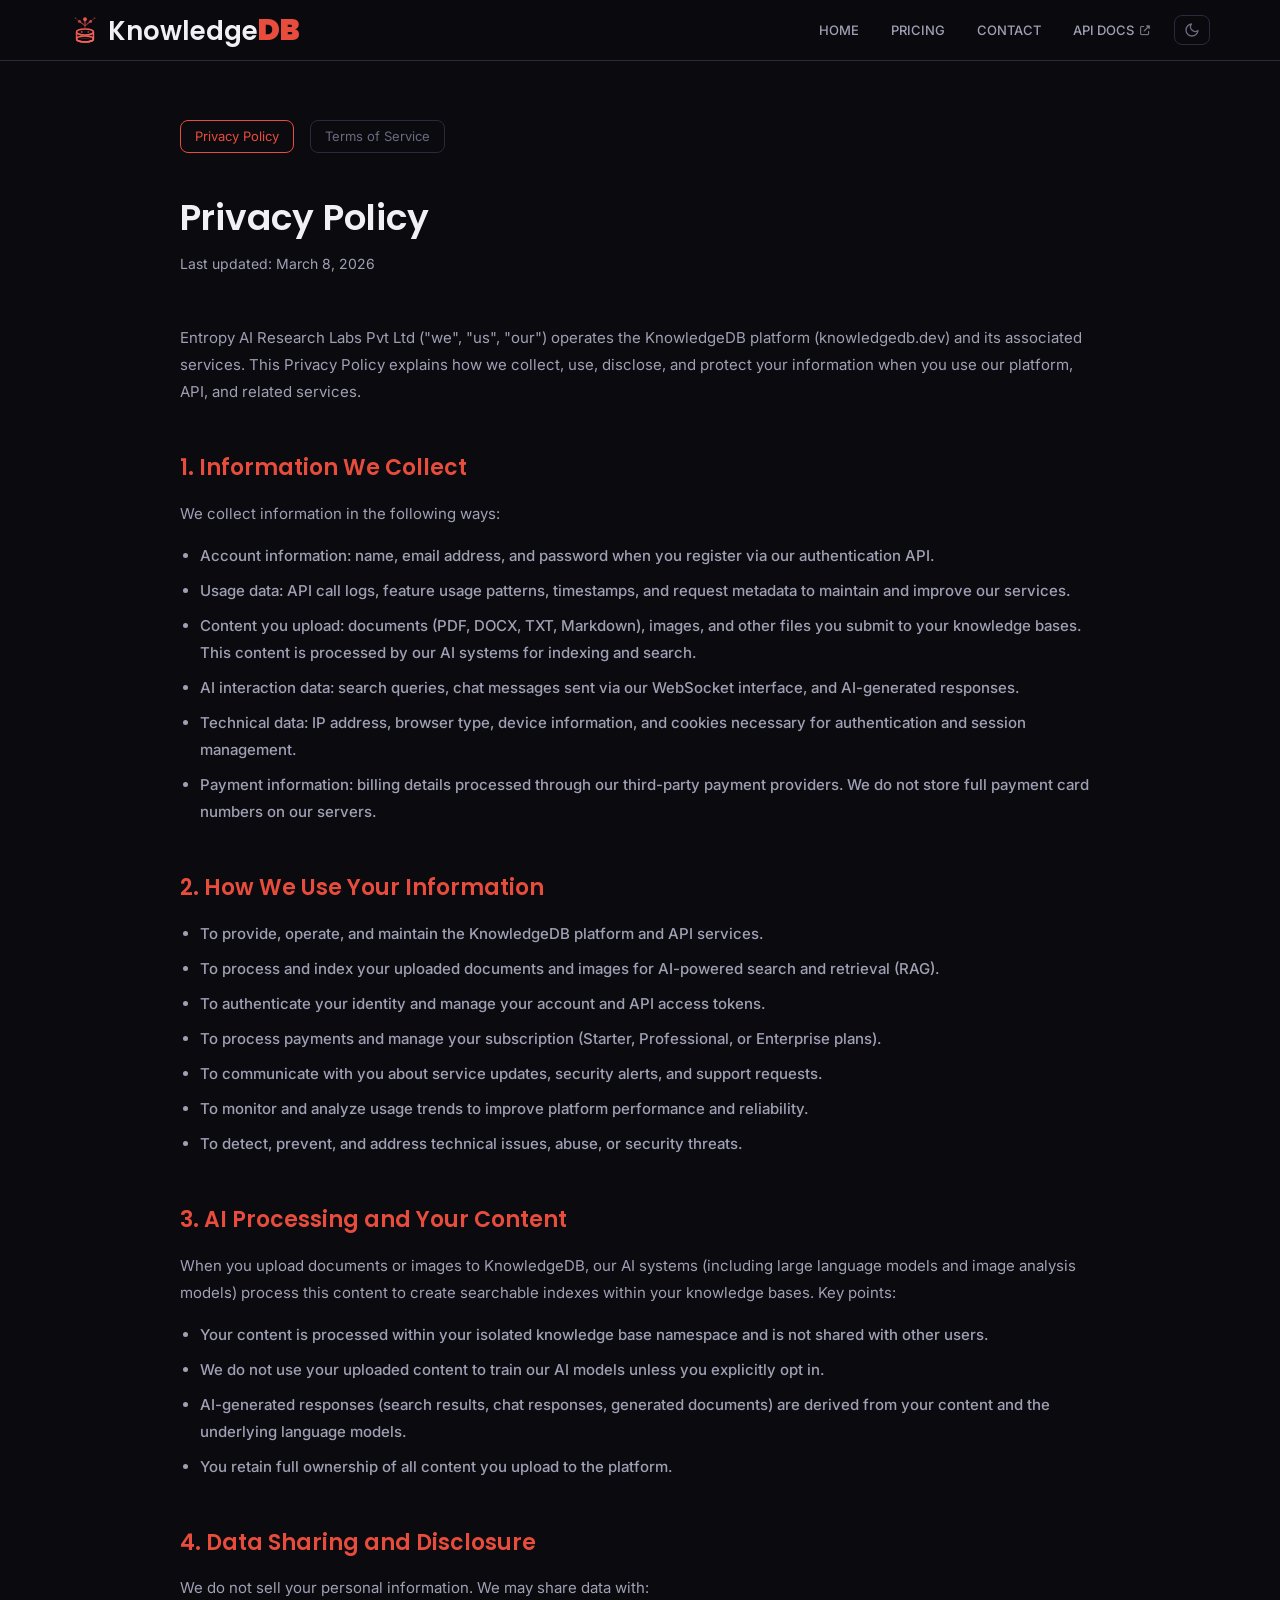
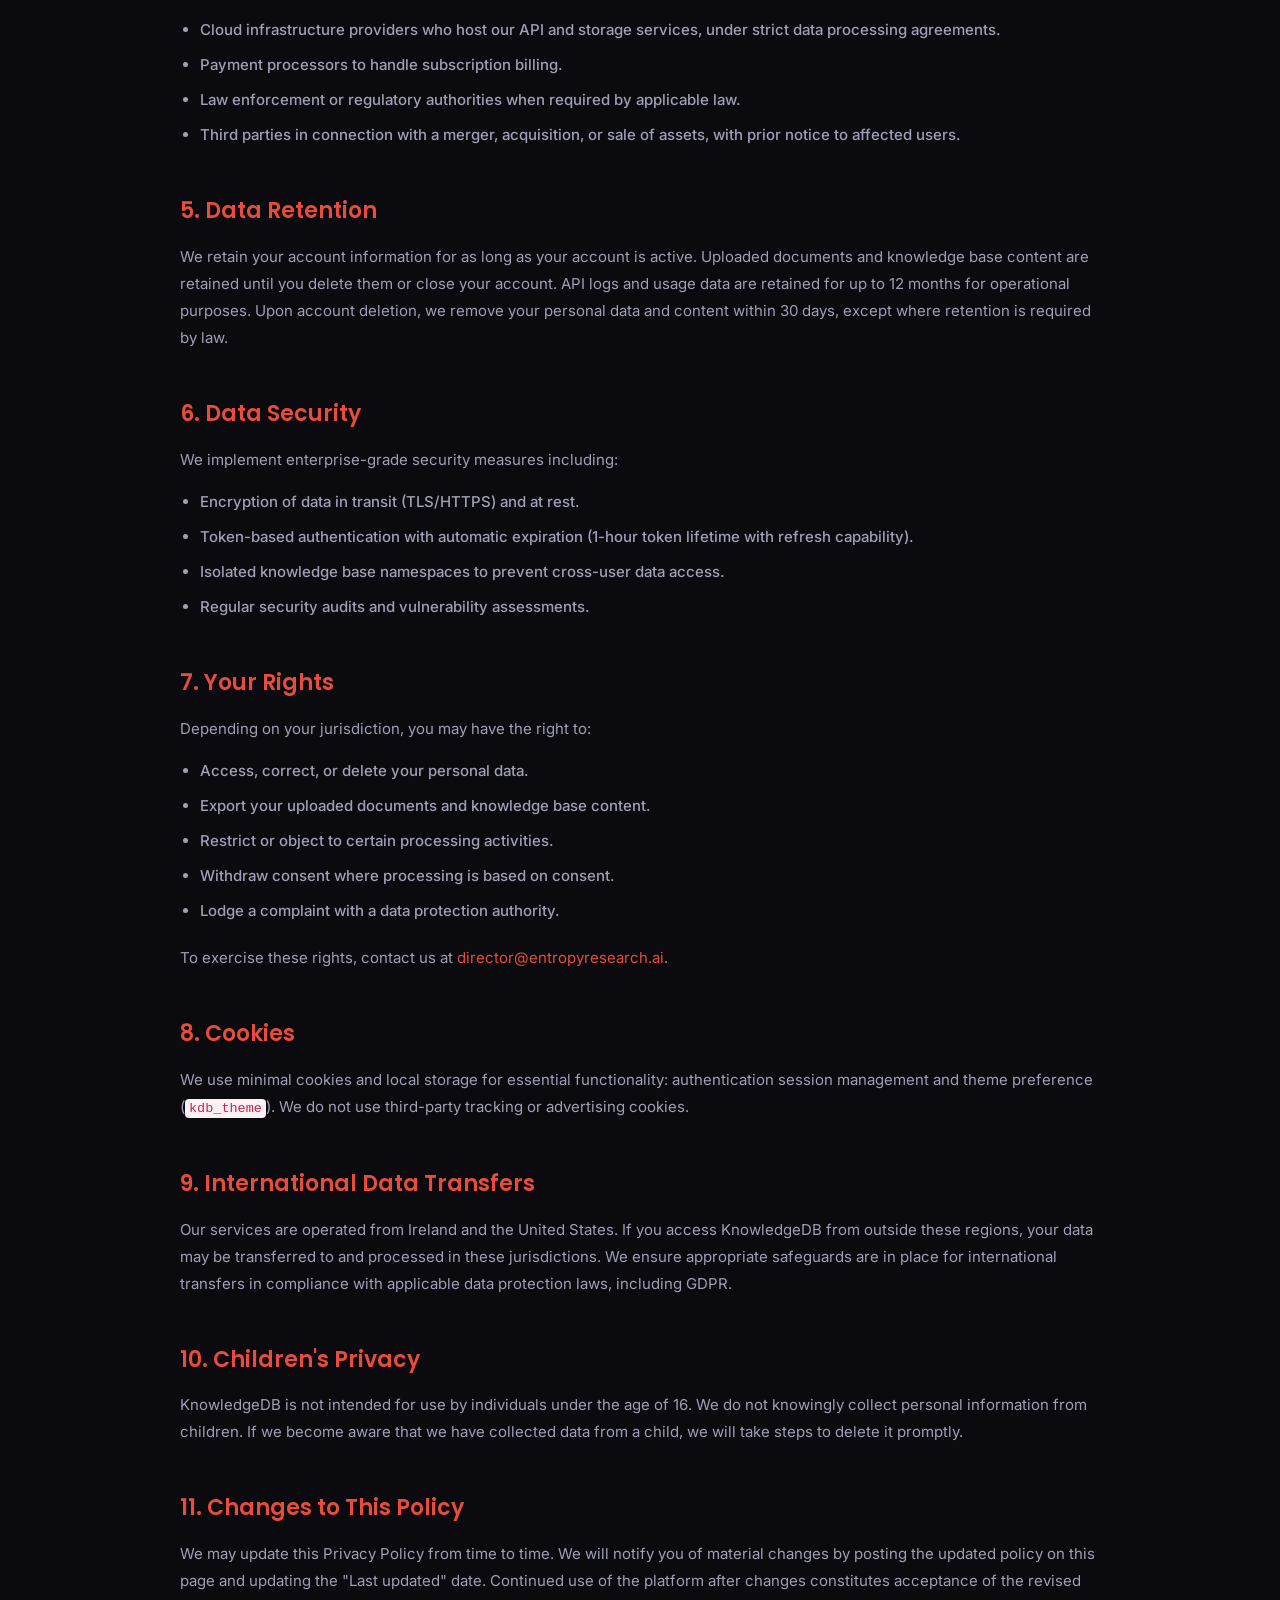
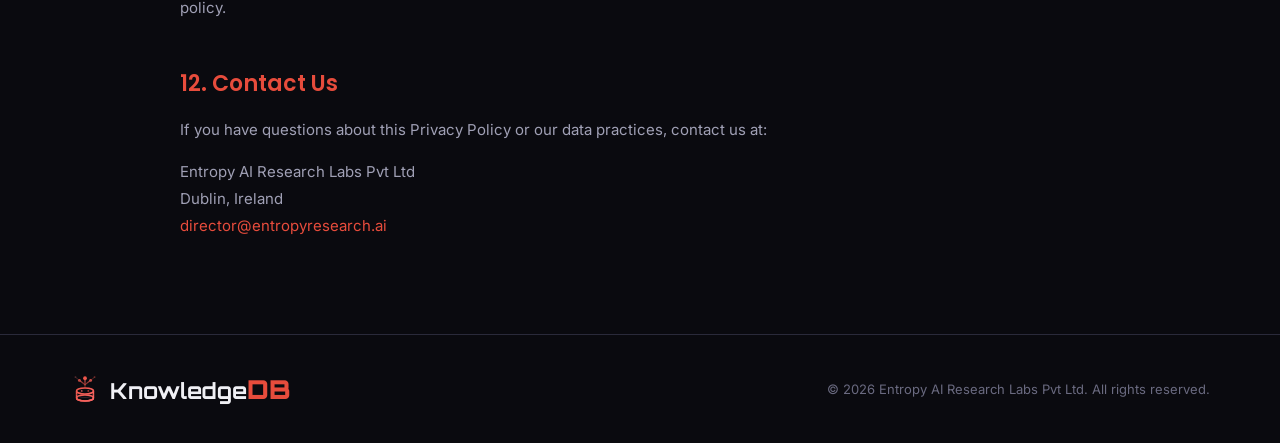
<file: privacy.html>
<!DOCTYPE html>
<html lang="en" class="no-js">
<head>
    <meta charset="utf-8"/>
    <title>Privacy Policy - KnowledgeDB</title>
    <meta http-equiv="X-UA-Compatible" content="IE=edge">
    <meta content="width=device-width, initial-scale=1" name="viewport"/>
    <meta content="KnowledgeDB Privacy Policy" name="description"/>
    <link href="https://fonts.googleapis.com/css2?family=Poppins:wght@300;400;500;600;700;800&family=Orbitron:wght@400;700;900&family=Inter:wght@300;400;500;600;700;800&display=swap" rel="stylesheet">
    <link href="https://cdnjs.cloudflare.com/ajax/libs/font-awesome/6.4.0/css/all.min.css" rel="stylesheet">
    <link href="vendor/simple-line-icons/simple-line-icons.min.css" rel="stylesheet" type="text/css"/>
    <link href="vendor/bootstrap/css/bootstrap.min.css" rel="stylesheet" type="text/css"/>
    <link href="css/layout.css" rel="stylesheet" type="text/css"/>
    <link href="css/modern.css" rel="stylesheet" type="text/css"/>
    <link rel="icon" type="image/svg+xml" href="favicon.svg">
    <meta name="theme-color" content="#0a0a0f">
    <script>(function(){var t=localStorage.getItem('kdb_theme')||'dark';document.documentElement.setAttribute('data-theme',t);})();</script>
    <style>
        .legal-page { padding: 120px 0 80px; }
        .legal-page h1 { font-size: 36px; margin-bottom: 8px; }
        .legal-page .legal-updated { color: var(--text-muted); font-size: 14px; margin-bottom: 48px; }
        .legal-page h2 { font-size: 22px; margin-top: 48px; margin-bottom: 16px; color: var(--red) !important; }
        .legal-page p, .legal-page li { font-size: 15px; line-height: 1.8; color: var(--text-secondary) !important; }
        .legal-page ul { padding-left: 20px; margin-bottom: 20px; }
        .legal-page li { margin-bottom: 8px; }
        .legal-page a { color: var(--red) !important; }
        .legal-page a:hover { text-decoration: underline; }
        .legal-nav { display: flex; gap: 16px; margin-bottom: 40px; flex-wrap: wrap; }
        .legal-nav a { font-size: 13px; color: var(--text-muted) !important; text-decoration: none; padding: 6px 14px; border: 1px solid var(--border); border-radius: 8px; transition: all 0.2s; }
        .legal-nav a:hover, .legal-nav a.active { color: var(--red) !important; border-color: var(--red); }
    </style>
</head>
<body id="body">
<header class="header navbar-fixed-top">
    <nav class="navbar" role="navigation">
        <div class="container">
            <div class="menu-container js_nav-item">
                <button type="button" class="navbar-toggle" data-toggle="collapse" data-target=".nav-collapse">
                    <span class="sr-only">Toggle navigation</span>
                    <span class="toggle-icon"></span>
                </button>
                <div class="logo">
                    <a class="logo-wrap" href="index.html" style="text-decoration:none;display:flex;align-items:center;gap:8px;height:100%">
                        <svg viewBox="0 0 32 32" fill="none" style="width:30px;height:30px;flex-shrink:0"><defs><linearGradient id="ng1" x1="0" y1="0" x2="32" y2="32" gradientUnits="userSpaceOnUse"><stop offset="0%" stop-color="#e74c3c"/><stop offset="100%" stop-color="#ff6b6b"/></linearGradient><linearGradient id="ng2" x1="0" y1="32" x2="32" y2="0" gradientUnits="userSpaceOnUse"><stop offset="0%" stop-color="#2c3e50"/><stop offset="100%" stop-color="#e74c3c"/></linearGradient><linearGradient id="ng3" x1="16" y1="2" x2="16" y2="14" gradientUnits="userSpaceOnUse"><stop offset="0%" stop-color="#ff6b6b"/><stop offset="100%" stop-color="#e74c3c" stop-opacity="0.3"/></linearGradient></defs><ellipse cx="16" cy="18" rx="9" ry="3.2" stroke="url(#ng1)" stroke-width="1.6"/><path d="M7 18v7.5c0 1.77 4 3.2 9 3.2s9-1.43 9-3.2V18" stroke="url(#ng1)" stroke-width="1.6" stroke-linecap="round"/><ellipse cx="16" cy="25.5" rx="9" ry="3.2" stroke="url(#ng1)" stroke-width="1.6"/><path d="M7 21.8c0 1.77 4 3.2 9 3.2s9-1.43 9-3.2" stroke="url(#ng2)" stroke-width="1" stroke-linecap="round" opacity="0.45"/><path d="M16 14.8 L16 6" stroke="url(#ng3)" stroke-width="1.5" stroke-linecap="round"/><path d="M16 11.5 L11 7.5" stroke="url(#ng3)" stroke-width="1.2" stroke-linecap="round"/><circle cx="10" cy="6.8" r="1.5" fill="url(#ng1)" opacity="0.85"/><path d="M16 11.5 L21 7.5" stroke="url(#ng3)" stroke-width="1.2" stroke-linecap="round"/><circle cx="22" cy="6.8" r="1.5" fill="url(#ng1)" opacity="0.85"/><circle cx="16" cy="4.5" r="2" fill="url(#ng1)"/><path d="M10 6.8 L6.5 4" stroke="url(#ng2)" stroke-width="0.9" stroke-linecap="round" opacity="0.5"/><circle cx="5.8" cy="3.3" r="1" fill="url(#ng2)" opacity="0.55"/><path d="M22 6.8 L25.5 4" stroke="url(#ng2)" stroke-width="0.9" stroke-linecap="round" opacity="0.5"/><circle cx="26.2" cy="3.3" r="1" fill="url(#ng2)" opacity="0.55"/><circle cx="12.5" cy="18" r="1" fill="#ff6b6b" opacity="0.7"/><circle cx="19.5" cy="18" r="1" fill="#e74c3c" opacity="0.7"/></svg>
                        <h2 style="margin:0;font-weight:700;font-size:26px;line-height:1;font-family:'Orbitron',monospace">Knowledge<span style="font-size:30px;font-weight:900">DB</span></h2>
                    </a>
                </div>
            </div>
            <div class="collapse navbar-collapse nav-collapse">
                <div class="menu-container">
                    <ul class="nav navbar-nav navbar-nav-right">
                        <li class="nav-item"><a class="nav-item-child nav-item-hover" href="index.html">Home</a></li>
                        <li class="nav-item"><a class="nav-item-child nav-item-hover" href="index.html#pricing">Pricing</a></li>
                        <li class="nav-item"><a class="nav-item-child nav-item-hover" href="index.html#contact">Contact</a></li>
                        <li class="nav-item"><a class="nav-item-child nav-item-hover" href="api/index.html" target="_blank" style="display:inline-flex;align-items:center;gap:6px">API Docs <i class="fas fa-external-link-alt" style="font-size:10px;opacity:0.7"></i></a></li>
                        <li class="nav-item"><button class="theme-toggle-nav" onclick="toggleTheme()" title="Toggle light/dark mode"><svg viewBox="0 0 24 24" id="theme-icon-sun" style="display:none"><circle cx="12" cy="12" r="5"/><line x1="12" y1="1" x2="12" y2="3"/><line x1="12" y1="21" x2="12" y2="23"/><line x1="4.22" y1="4.22" x2="5.64" y2="5.64"/><line x1="18.36" y1="18.36" x2="19.78" y2="19.78"/><line x1="1" y1="12" x2="3" y2="12"/><line x1="21" y1="12" x2="23" y2="12"/><line x1="4.22" y1="19.78" x2="5.64" y2="18.36"/><line x1="18.36" y1="5.64" x2="19.78" y2="4.22"/></svg><svg viewBox="0 0 24 24" id="theme-icon-moon"><path d="M21 12.79A9 9 0 1 1 11.21 3 7 7 0 0 0 21 12.79z"/></svg></button></li>
                    </ul>
                </div>
            </div>
        </div>
    </nav>
</header>

<div class="legal-page">
    <div class="container">
        <div class="col-sm-10 col-sm-offset-1">
            <div class="legal-nav">
                <a href="privacy.html" class="active">Privacy Policy</a>
                <a href="terms.html">Terms of Service</a>
            </div>
            <h1>Privacy Policy</h1>
            <p class="legal-updated">Last updated: March 8, 2026</p>

            <p>Entropy AI Research Labs Pvt Ltd ("we", "us", "our") operates the KnowledgeDB platform (knowledgedb.dev) and its associated services. This Privacy Policy explains how we collect, use, disclose, and protect your information when you use our platform, API, and related services.</p>

            <h2>1. Information We Collect</h2>
            <p>We collect information in the following ways:</p>
            <ul>
                <li>Account information: name, email address, and password when you register via our authentication API.</li>
                <li>Usage data: API call logs, feature usage patterns, timestamps, and request metadata to maintain and improve our services.</li>
                <li>Content you upload: documents (PDF, DOCX, TXT, Markdown), images, and other files you submit to your knowledge bases. This content is processed by our AI systems for indexing and search.</li>
                <li>AI interaction data: search queries, chat messages sent via our WebSocket interface, and AI-generated responses.</li>
                <li>Technical data: IP address, browser type, device information, and cookies necessary for authentication and session management.</li>
                <li>Payment information: billing details processed through our third-party payment providers. We do not store full payment card numbers on our servers.</li>
            </ul>

            <h2>2. How We Use Your Information</h2>
            <ul>
                <li>To provide, operate, and maintain the KnowledgeDB platform and API services.</li>
                <li>To process and index your uploaded documents and images for AI-powered search and retrieval (RAG).</li>
                <li>To authenticate your identity and manage your account and API access tokens.</li>
                <li>To process payments and manage your subscription (Starter, Professional, or Enterprise plans).</li>
                <li>To communicate with you about service updates, security alerts, and support requests.</li>
                <li>To monitor and analyze usage trends to improve platform performance and reliability.</li>
                <li>To detect, prevent, and address technical issues, abuse, or security threats.</li>
            </ul>

            <h2>3. AI Processing and Your Content</h2>
            <p>When you upload documents or images to KnowledgeDB, our AI systems (including large language models and image analysis models) process this content to create searchable indexes within your knowledge bases. Key points:</p>
            <ul>
                <li>Your content is processed within your isolated knowledge base namespace and is not shared with other users.</li>
                <li>We do not use your uploaded content to train our AI models unless you explicitly opt in.</li>
                <li>AI-generated responses (search results, chat responses, generated documents) are derived from your content and the underlying language models.</li>
                <li>You retain full ownership of all content you upload to the platform.</li>
            </ul>

            <h2>4. Data Sharing and Disclosure</h2>
            <p>We do not sell your personal information. We may share data with:</p>
            <ul>
                <li>Cloud infrastructure providers who host our API and storage services, under strict data processing agreements.</li>
                <li>Payment processors to handle subscription billing.</li>
                <li>Law enforcement or regulatory authorities when required by applicable law.</li>
                <li>Third parties in connection with a merger, acquisition, or sale of assets, with prior notice to affected users.</li>
            </ul>

            <h2>5. Data Retention</h2>
            <p>We retain your account information for as long as your account is active. Uploaded documents and knowledge base content are retained until you delete them or close your account. API logs and usage data are retained for up to 12 months for operational purposes. Upon account deletion, we remove your personal data and content within 30 days, except where retention is required by law.</p>

            <h2>6. Data Security</h2>
            <p>We implement enterprise-grade security measures including:</p>
            <ul>
                <li>Encryption of data in transit (TLS/HTTPS) and at rest.</li>
                <li>Token-based authentication with automatic expiration (1-hour token lifetime with refresh capability).</li>
                <li>Isolated knowledge base namespaces to prevent cross-user data access.</li>
                <li>Regular security audits and vulnerability assessments.</li>
            </ul>

            <h2>7. Your Rights</h2>
            <p>Depending on your jurisdiction, you may have the right to:</p>
            <ul>
                <li>Access, correct, or delete your personal data.</li>
                <li>Export your uploaded documents and knowledge base content.</li>
                <li>Restrict or object to certain processing activities.</li>
                <li>Withdraw consent where processing is based on consent.</li>
                <li>Lodge a complaint with a data protection authority.</li>
            </ul>
            <p>To exercise these rights, contact us at <a href="mailto:director@entropyresearch.ai">director@entropyresearch.ai</a>.</p>

            <h2>8. Cookies</h2>
            <p>We use minimal cookies and local storage for essential functionality: authentication session management and theme preference (<code>kdb_theme</code>). We do not use third-party tracking or advertising cookies.</p>

            <h2>9. International Data Transfers</h2>
            <p>Our services are operated from Ireland and the United States. If you access KnowledgeDB from outside these regions, your data may be transferred to and processed in these jurisdictions. We ensure appropriate safeguards are in place for international transfers in compliance with applicable data protection laws, including GDPR.</p>

            <h2>10. Children's Privacy</h2>
            <p>KnowledgeDB is not intended for use by individuals under the age of 16. We do not knowingly collect personal information from children. If we become aware that we have collected data from a child, we will take steps to delete it promptly.</p>

            <h2>11. Changes to This Policy</h2>
            <p>We may update this Privacy Policy from time to time. We will notify you of material changes by posting the updated policy on this page and updating the "Last updated" date. Continued use of the platform after changes constitutes acceptance of the revised policy.</p>

            <h2>12. Contact Us</h2>
            <p>If you have questions about this Privacy Policy or our data practices, contact us at:</p>
            <p>Entropy AI Research Labs Pvt Ltd<br>Dublin, Ireland<br><a href="mailto:director@entropyresearch.ai">director@entropyresearch.ai</a></p>
        </div>
    </div>
</div>

<footer class="footer">
    <div class="footer-copyright">
        <div class="container">
            <div class="row">
                <div class="col-xs-6" style="display:flex;align-items:center;height:60px;gap:10px">
                    <a href="index.html" style="text-decoration:none;display:flex;align-items:center;gap:10px">
                        <svg viewBox="0 0 32 32" fill="none" style="width:30px;height:30px;flex-shrink:0"><defs><linearGradient id="fg1" x1="0" y1="0" x2="32" y2="32" gradientUnits="userSpaceOnUse"><stop offset="0%" stop-color="#e74c3c"/><stop offset="100%" stop-color="#ff6b6b"/></linearGradient><linearGradient id="fg2" x1="0" y1="32" x2="32" y2="0" gradientUnits="userSpaceOnUse"><stop offset="0%" stop-color="#2c3e50"/><stop offset="100%" stop-color="#e74c3c"/></linearGradient><linearGradient id="fg3" x1="16" y1="2" x2="16" y2="14" gradientUnits="userSpaceOnUse"><stop offset="0%" stop-color="#ff6b6b"/><stop offset="100%" stop-color="#e74c3c" stop-opacity="0.3"/></linearGradient></defs><ellipse cx="16" cy="18" rx="9" ry="3.2" stroke="url(#fg1)" stroke-width="1.6"/><path d="M7 18v7.5c0 1.77 4 3.2 9 3.2s9-1.43 9-3.2V18" stroke="url(#fg1)" stroke-width="1.6" stroke-linecap="round"/><ellipse cx="16" cy="25.5" rx="9" ry="3.2" stroke="url(#fg1)" stroke-width="1.6"/><path d="M7 21.8c0 1.77 4 3.2 9 3.2s9-1.43 9-3.2" stroke="url(#fg2)" stroke-width="1" stroke-linecap="round" opacity="0.45"/><path d="M16 14.8 L16 6" stroke="url(#fg3)" stroke-width="1.5" stroke-linecap="round"/><path d="M16 11.5 L11 7.5" stroke="url(#fg3)" stroke-width="1.2" stroke-linecap="round"/><circle cx="10" cy="6.8" r="1.5" fill="url(#fg1)" opacity="0.85"/><path d="M16 11.5 L21 7.5" stroke="url(#fg3)" stroke-width="1.2" stroke-linecap="round"/><circle cx="22" cy="6.8" r="1.5" fill="url(#fg1)" opacity="0.85"/><circle cx="16" cy="4.5" r="2" fill="url(#fg1)"/><path d="M10 6.8 L6.5 4" stroke="url(#fg2)" stroke-width="0.9" stroke-linecap="round" opacity="0.5"/><circle cx="5.8" cy="3.3" r="1" fill="url(#fg2)" opacity="0.55"/><path d="M22 6.8 L25.5 4" stroke="url(#fg2)" stroke-width="0.9" stroke-linecap="round" opacity="0.5"/><circle cx="26.2" cy="3.3" r="1" fill="url(#fg2)" opacity="0.55"/><circle cx="12.5" cy="18" r="1" fill="#ff6b6b" opacity="0.7"/><circle cx="19.5" cy="18" r="1" fill="#e74c3c" opacity="0.7"/></svg>
                        <h3 style="margin:0;font-weight:700;font-size:22px;font-family:'Orbitron',monospace;color:var(--text-primary)">Knowledge<span style="color:var(--red);font-size:26px;font-weight:900">DB</span></h3>
                    </a>
                </div>
                <div class="col-xs-6 text-right" style="display:flex;align-items:center;justify-content:flex-end;height:60px"><p>&copy; 2026 Entropy AI Research Labs Pvt Ltd. All rights reserved.</p></div>
            </div>
        </div>
    </div>
</footer>
<script>
function getTheme(){return localStorage.getItem('kdb_theme')||'dark'}
function applyTheme(t){document.documentElement.setAttribute('data-theme',t);var s=document.getElementById('theme-icon-sun'),m=document.getElementById('theme-icon-moon');if(s&&m){s.style.display=t==='light'?'block':'none';m.style.display=t==='dark'?'block':'none'}}
function toggleTheme(){var c=getTheme(),n=c==='dark'?'light':'dark';localStorage.setItem('kdb_theme',n);applyTheme(n)}
applyTheme(getTheme());
</script>
</body>
</html>
</file>
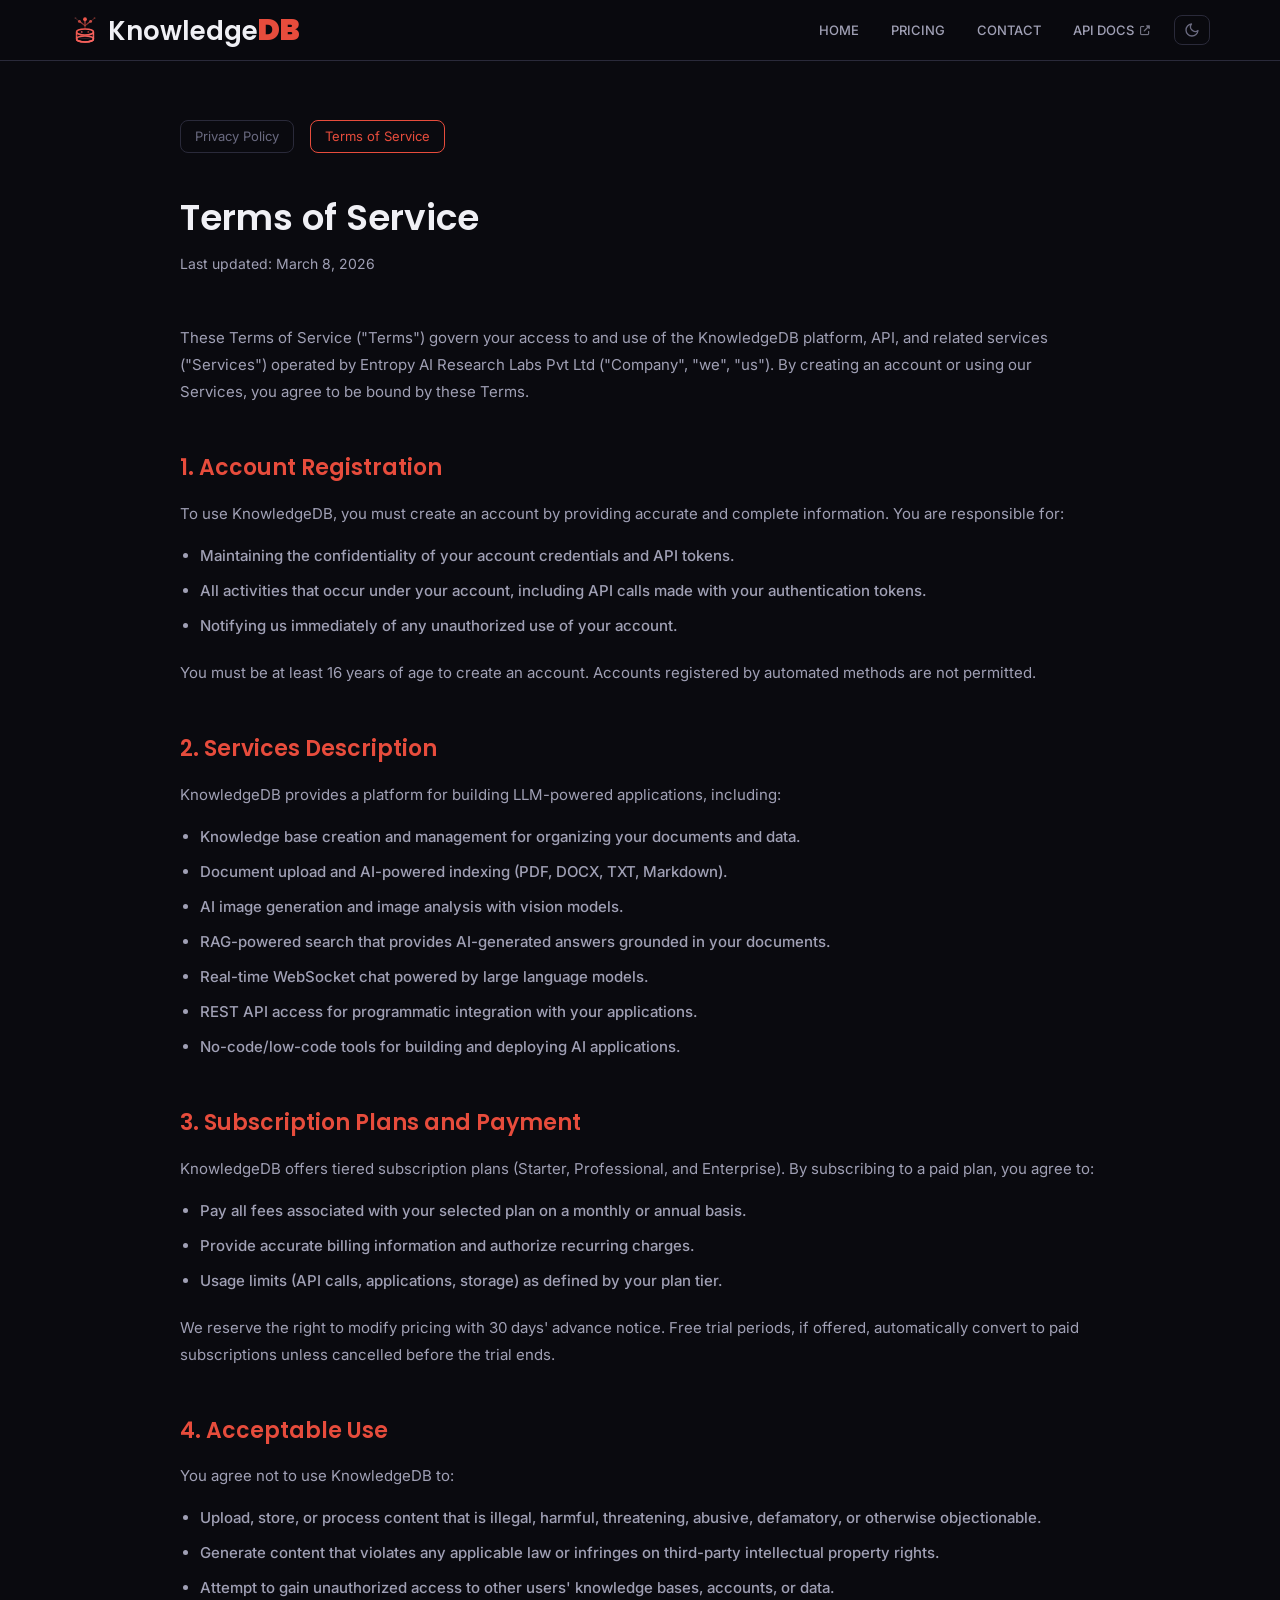
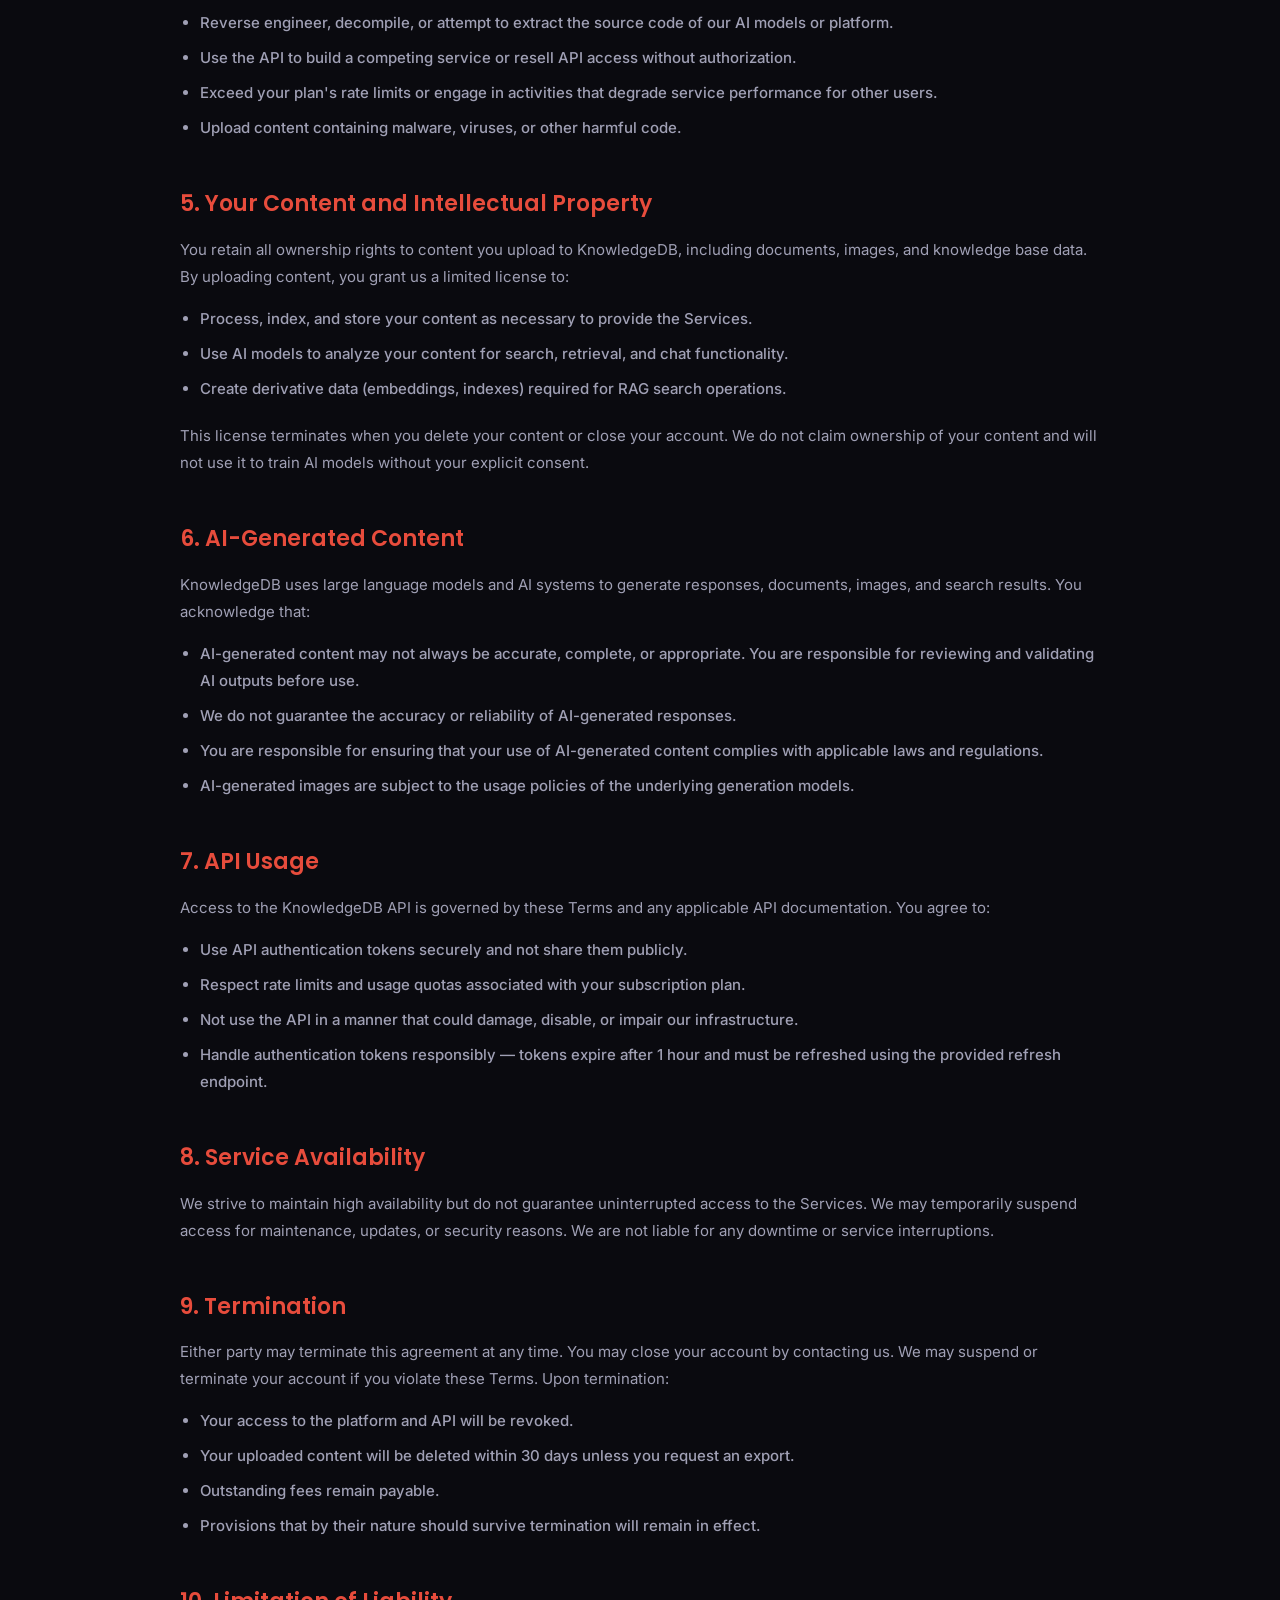
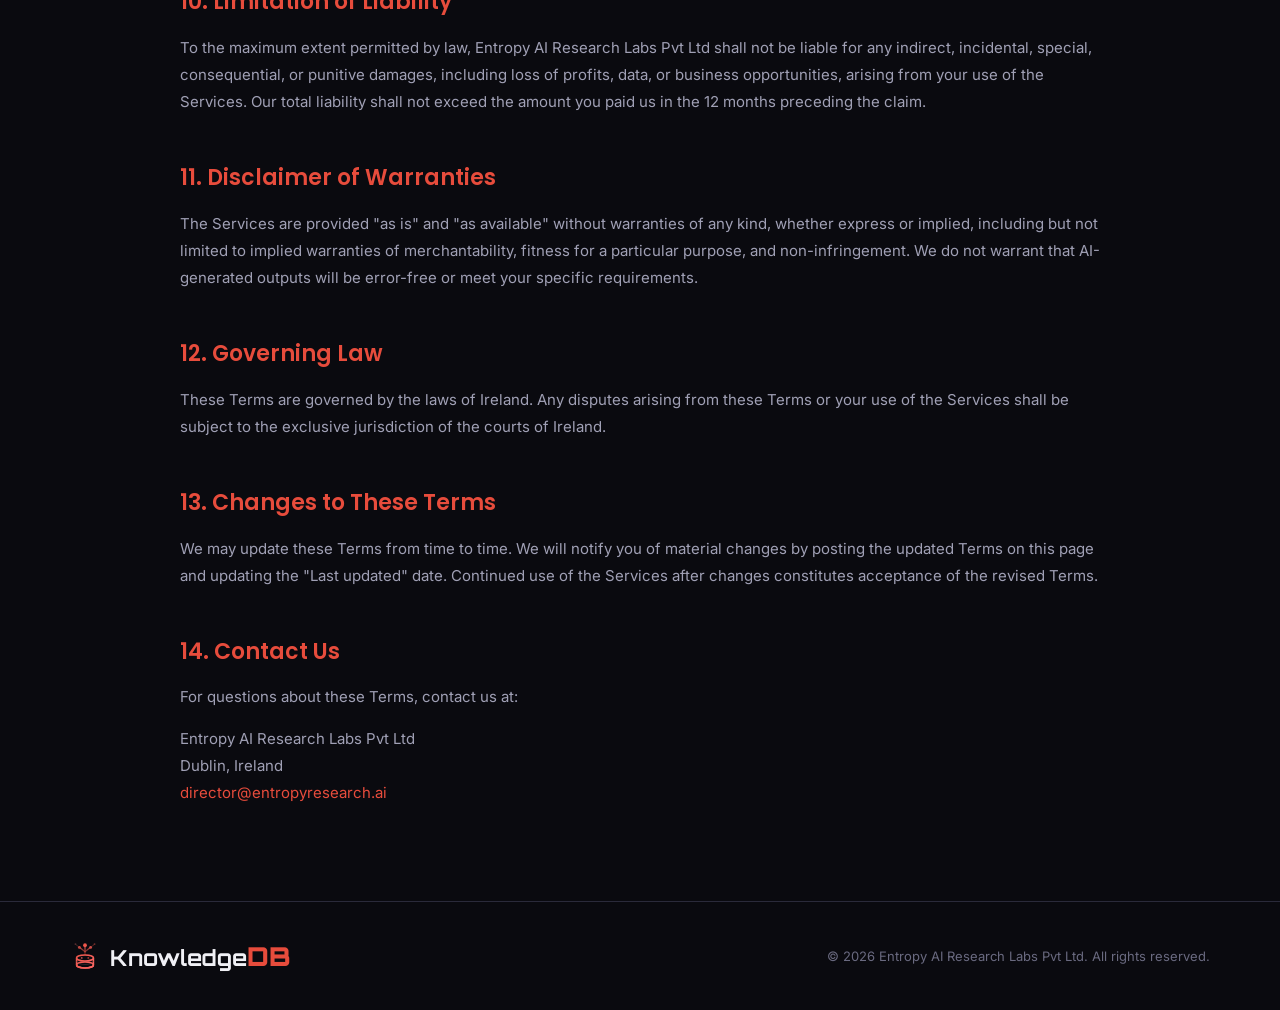
<file: terms.html>
<!DOCTYPE html>
<html lang="en" class="no-js">
<head>
    <meta charset="utf-8"/>
    <title>Terms of Service - KnowledgeDB</title>
    <meta http-equiv="X-UA-Compatible" content="IE=edge">
    <meta content="width=device-width, initial-scale=1" name="viewport"/>
    <meta content="KnowledgeDB Terms of Service" name="description"/>
    <link href="https://fonts.googleapis.com/css2?family=Poppins:wght@300;400;500;600;700;800&family=Orbitron:wght@400;700;900&family=Inter:wght@300;400;500;600;700;800&display=swap" rel="stylesheet">
    <link href="https://cdnjs.cloudflare.com/ajax/libs/font-awesome/6.4.0/css/all.min.css" rel="stylesheet">
    <link href="vendor/simple-line-icons/simple-line-icons.min.css" rel="stylesheet" type="text/css"/>
    <link href="vendor/bootstrap/css/bootstrap.min.css" rel="stylesheet" type="text/css"/>
    <link href="css/layout.css" rel="stylesheet" type="text/css"/>
    <link href="css/modern.css" rel="stylesheet" type="text/css"/>
    <link rel="icon" type="image/svg+xml" href="favicon.svg">
    <meta name="theme-color" content="#0a0a0f">
    <script>(function(){var t=localStorage.getItem('kdb_theme')||'dark';document.documentElement.setAttribute('data-theme',t);})();</script>
    <style>
        .legal-page { padding: 120px 0 80px; }
        .legal-page h1 { font-size: 36px; margin-bottom: 8px; }
        .legal-page .legal-updated { color: var(--text-muted); font-size: 14px; margin-bottom: 48px; }
        .legal-page h2 { font-size: 22px; margin-top: 48px; margin-bottom: 16px; color: var(--red) !important; }
        .legal-page p, .legal-page li { font-size: 15px; line-height: 1.8; color: var(--text-secondary) !important; }
        .legal-page ul { padding-left: 20px; margin-bottom: 20px; }
        .legal-page li { margin-bottom: 8px; }
        .legal-page a { color: var(--red) !important; }
        .legal-page a:hover { text-decoration: underline; }
        .legal-nav { display: flex; gap: 16px; margin-bottom: 40px; flex-wrap: wrap; }
        .legal-nav a { font-size: 13px; color: var(--text-muted) !important; text-decoration: none; padding: 6px 14px; border: 1px solid var(--border); border-radius: 8px; transition: all 0.2s; }
        .legal-nav a:hover, .legal-nav a.active { color: var(--red) !important; border-color: var(--red); }
    </style>
</head>
<body id="body">
<header class="header navbar-fixed-top">
    <nav class="navbar" role="navigation">
        <div class="container">
            <div class="menu-container js_nav-item">
                <button type="button" class="navbar-toggle" data-toggle="collapse" data-target=".nav-collapse">
                    <span class="sr-only">Toggle navigation</span>
                    <span class="toggle-icon"></span>
                </button>
                <div class="logo">
                    <a class="logo-wrap" href="index.html" style="text-decoration:none;display:flex;align-items:center;gap:8px;height:100%">
                        <svg viewBox="0 0 32 32" fill="none" style="width:30px;height:30px;flex-shrink:0"><defs><linearGradient id="ng1" x1="0" y1="0" x2="32" y2="32" gradientUnits="userSpaceOnUse"><stop offset="0%" stop-color="#e74c3c"/><stop offset="100%" stop-color="#ff6b6b"/></linearGradient><linearGradient id="ng2" x1="0" y1="32" x2="32" y2="0" gradientUnits="userSpaceOnUse"><stop offset="0%" stop-color="#2c3e50"/><stop offset="100%" stop-color="#e74c3c"/></linearGradient><linearGradient id="ng3" x1="16" y1="2" x2="16" y2="14" gradientUnits="userSpaceOnUse"><stop offset="0%" stop-color="#ff6b6b"/><stop offset="100%" stop-color="#e74c3c" stop-opacity="0.3"/></linearGradient></defs><ellipse cx="16" cy="18" rx="9" ry="3.2" stroke="url(#ng1)" stroke-width="1.6"/><path d="M7 18v7.5c0 1.77 4 3.2 9 3.2s9-1.43 9-3.2V18" stroke="url(#ng1)" stroke-width="1.6" stroke-linecap="round"/><ellipse cx="16" cy="25.5" rx="9" ry="3.2" stroke="url(#ng1)" stroke-width="1.6"/><path d="M7 21.8c0 1.77 4 3.2 9 3.2s9-1.43 9-3.2" stroke="url(#ng2)" stroke-width="1" stroke-linecap="round" opacity="0.45"/><path d="M16 14.8 L16 6" stroke="url(#ng3)" stroke-width="1.5" stroke-linecap="round"/><path d="M16 11.5 L11 7.5" stroke="url(#ng3)" stroke-width="1.2" stroke-linecap="round"/><circle cx="10" cy="6.8" r="1.5" fill="url(#ng1)" opacity="0.85"/><path d="M16 11.5 L21 7.5" stroke="url(#ng3)" stroke-width="1.2" stroke-linecap="round"/><circle cx="22" cy="6.8" r="1.5" fill="url(#ng1)" opacity="0.85"/><circle cx="16" cy="4.5" r="2" fill="url(#ng1)"/><path d="M10 6.8 L6.5 4" stroke="url(#ng2)" stroke-width="0.9" stroke-linecap="round" opacity="0.5"/><circle cx="5.8" cy="3.3" r="1" fill="url(#ng2)" opacity="0.55"/><path d="M22 6.8 L25.5 4" stroke="url(#ng2)" stroke-width="0.9" stroke-linecap="round" opacity="0.5"/><circle cx="26.2" cy="3.3" r="1" fill="url(#ng2)" opacity="0.55"/><circle cx="12.5" cy="18" r="1" fill="#ff6b6b" opacity="0.7"/><circle cx="19.5" cy="18" r="1" fill="#e74c3c" opacity="0.7"/></svg>
                        <h2 style="margin:0;font-weight:700;font-size:26px;line-height:1;font-family:'Orbitron',monospace">Knowledge<span style="font-size:30px;font-weight:900">DB</span></h2>
                    </a>
                </div>
            </div>
            <div class="collapse navbar-collapse nav-collapse">
                <div class="menu-container">
                    <ul class="nav navbar-nav navbar-nav-right">
                        <li class="nav-item"><a class="nav-item-child nav-item-hover" href="index.html">Home</a></li>
                        <li class="nav-item"><a class="nav-item-child nav-item-hover" href="index.html#pricing">Pricing</a></li>
                        <li class="nav-item"><a class="nav-item-child nav-item-hover" href="index.html#contact">Contact</a></li>
                        <li class="nav-item"><a class="nav-item-child nav-item-hover" href="api/index.html" target="_blank" style="display:inline-flex;align-items:center;gap:6px">API Docs <i class="fas fa-external-link-alt" style="font-size:10px;opacity:0.7"></i></a></li>
                        <li class="nav-item"><button class="theme-toggle-nav" onclick="toggleTheme()" title="Toggle light/dark mode"><svg viewBox="0 0 24 24" id="theme-icon-sun" style="display:none"><circle cx="12" cy="12" r="5"/><line x1="12" y1="1" x2="12" y2="3"/><line x1="12" y1="21" x2="12" y2="23"/><line x1="4.22" y1="4.22" x2="5.64" y2="5.64"/><line x1="18.36" y1="18.36" x2="19.78" y2="19.78"/><line x1="1" y1="12" x2="3" y2="12"/><line x1="21" y1="12" x2="23" y2="12"/><line x1="4.22" y1="19.78" x2="5.64" y2="18.36"/><line x1="18.36" y1="5.64" x2="19.78" y2="4.22"/></svg><svg viewBox="0 0 24 24" id="theme-icon-moon"><path d="M21 12.79A9 9 0 1 1 11.21 3 7 7 0 0 0 21 12.79z"/></svg></button></li>
                    </ul>
                </div>
            </div>
        </div>
    </nav>
</header>

<div class="legal-page">
    <div class="container">
        <div class="col-sm-10 col-sm-offset-1">
            <div class="legal-nav">
                <a href="privacy.html">Privacy Policy</a>
                <a href="terms.html" class="active">Terms of Service</a>
            </div>
            <h1>Terms of Service</h1>
            <p class="legal-updated">Last updated: March 8, 2026</p>

            <p>These Terms of Service ("Terms") govern your access to and use of the KnowledgeDB platform, API, and related services ("Services") operated by Entropy AI Research Labs Pvt Ltd ("Company", "we", "us"). By creating an account or using our Services, you agree to be bound by these Terms.</p>

            <h2>1. Account Registration</h2>
            <p>To use KnowledgeDB, you must create an account by providing accurate and complete information. You are responsible for:</p>
            <ul>
                <li>Maintaining the confidentiality of your account credentials and API tokens.</li>
                <li>All activities that occur under your account, including API calls made with your authentication tokens.</li>
                <li>Notifying us immediately of any unauthorized use of your account.</li>
            </ul>
            <p>You must be at least 16 years of age to create an account. Accounts registered by automated methods are not permitted.</p>

            <h2>2. Services Description</h2>
            <p>KnowledgeDB provides a platform for building LLM-powered applications, including:</p>
            <ul>
                <li>Knowledge base creation and management for organizing your documents and data.</li>
                <li>Document upload and AI-powered indexing (PDF, DOCX, TXT, Markdown).</li>
                <li>AI image generation and image analysis with vision models.</li>
                <li>RAG-powered search that provides AI-generated answers grounded in your documents.</li>
                <li>Real-time WebSocket chat powered by large language models.</li>
                <li>REST API access for programmatic integration with your applications.</li>
                <li>No-code/low-code tools for building and deploying AI applications.</li>
            </ul>

            <h2>3. Subscription Plans and Payment</h2>
            <p>KnowledgeDB offers tiered subscription plans (Starter, Professional, and Enterprise). By subscribing to a paid plan, you agree to:</p>
            <ul>
                <li>Pay all fees associated with your selected plan on a monthly or annual basis.</li>
                <li>Provide accurate billing information and authorize recurring charges.</li>
                <li>Usage limits (API calls, applications, storage) as defined by your plan tier.</li>
            </ul>
            <p>We reserve the right to modify pricing with 30 days' advance notice. Free trial periods, if offered, automatically convert to paid subscriptions unless cancelled before the trial ends.</p>

            <h2>4. Acceptable Use</h2>
            <p>You agree not to use KnowledgeDB to:</p>
            <ul>
                <li>Upload, store, or process content that is illegal, harmful, threatening, abusive, defamatory, or otherwise objectionable.</li>
                <li>Generate content that violates any applicable law or infringes on third-party intellectual property rights.</li>
                <li>Attempt to gain unauthorized access to other users' knowledge bases, accounts, or data.</li>
                <li>Reverse engineer, decompile, or attempt to extract the source code of our AI models or platform.</li>
                <li>Use the API to build a competing service or resell API access without authorization.</li>
                <li>Exceed your plan's rate limits or engage in activities that degrade service performance for other users.</li>
                <li>Upload content containing malware, viruses, or other harmful code.</li>
            </ul>

            <h2>5. Your Content and Intellectual Property</h2>
            <p>You retain all ownership rights to content you upload to KnowledgeDB, including documents, images, and knowledge base data. By uploading content, you grant us a limited license to:</p>
            <ul>
                <li>Process, index, and store your content as necessary to provide the Services.</li>
                <li>Use AI models to analyze your content for search, retrieval, and chat functionality.</li>
                <li>Create derivative data (embeddings, indexes) required for RAG search operations.</li>
            </ul>
            <p>This license terminates when you delete your content or close your account. We do not claim ownership of your content and will not use it to train AI models without your explicit consent.</p>

            <h2>6. AI-Generated Content</h2>
            <p>KnowledgeDB uses large language models and AI systems to generate responses, documents, images, and search results. You acknowledge that:</p>
            <ul>
                <li>AI-generated content may not always be accurate, complete, or appropriate. You are responsible for reviewing and validating AI outputs before use.</li>
                <li>We do not guarantee the accuracy or reliability of AI-generated responses.</li>
                <li>You are responsible for ensuring that your use of AI-generated content complies with applicable laws and regulations.</li>
                <li>AI-generated images are subject to the usage policies of the underlying generation models.</li>
            </ul>

            <h2>7. API Usage</h2>
            <p>Access to the KnowledgeDB API is governed by these Terms and any applicable API documentation. You agree to:</p>
            <ul>
                <li>Use API authentication tokens securely and not share them publicly.</li>
                <li>Respect rate limits and usage quotas associated with your subscription plan.</li>
                <li>Not use the API in a manner that could damage, disable, or impair our infrastructure.</li>
                <li>Handle authentication tokens responsibly — tokens expire after 1 hour and must be refreshed using the provided refresh endpoint.</li>
            </ul>

            <h2>8. Service Availability</h2>
            <p>We strive to maintain high availability but do not guarantee uninterrupted access to the Services. We may temporarily suspend access for maintenance, updates, or security reasons. We are not liable for any downtime or service interruptions.</p>

            <h2>9. Termination</h2>
            <p>Either party may terminate this agreement at any time. You may close your account by contacting us. We may suspend or terminate your account if you violate these Terms. Upon termination:</p>
            <ul>
                <li>Your access to the platform and API will be revoked.</li>
                <li>Your uploaded content will be deleted within 30 days unless you request an export.</li>
                <li>Outstanding fees remain payable.</li>
                <li>Provisions that by their nature should survive termination will remain in effect.</li>
            </ul>

            <h2>10. Limitation of Liability</h2>
            <p>To the maximum extent permitted by law, Entropy AI Research Labs Pvt Ltd shall not be liable for any indirect, incidental, special, consequential, or punitive damages, including loss of profits, data, or business opportunities, arising from your use of the Services. Our total liability shall not exceed the amount you paid us in the 12 months preceding the claim.</p>

            <h2>11. Disclaimer of Warranties</h2>
            <p>The Services are provided "as is" and "as available" without warranties of any kind, whether express or implied, including but not limited to implied warranties of merchantability, fitness for a particular purpose, and non-infringement. We do not warrant that AI-generated outputs will be error-free or meet your specific requirements.</p>

            <h2>12. Governing Law</h2>
            <p>These Terms are governed by the laws of Ireland. Any disputes arising from these Terms or your use of the Services shall be subject to the exclusive jurisdiction of the courts of Ireland.</p>

            <h2>13. Changes to These Terms</h2>
            <p>We may update these Terms from time to time. We will notify you of material changes by posting the updated Terms on this page and updating the "Last updated" date. Continued use of the Services after changes constitutes acceptance of the revised Terms.</p>

            <h2>14. Contact Us</h2>
            <p>For questions about these Terms, contact us at:</p>
            <p>Entropy AI Research Labs Pvt Ltd<br>Dublin, Ireland<br><a href="mailto:director@entropyresearch.ai">director@entropyresearch.ai</a></p>
        </div>
    </div>
</div>

<footer class="footer">
    <div class="footer-copyright">
        <div class="container">
            <div class="row">
                <div class="col-xs-6" style="display:flex;align-items:center;height:60px;gap:10px">
                    <a href="index.html" style="text-decoration:none;display:flex;align-items:center;gap:10px">
                        <svg viewBox="0 0 32 32" fill="none" style="width:30px;height:30px;flex-shrink:0"><defs><linearGradient id="fg1" x1="0" y1="0" x2="32" y2="32" gradientUnits="userSpaceOnUse"><stop offset="0%" stop-color="#e74c3c"/><stop offset="100%" stop-color="#ff6b6b"/></linearGradient><linearGradient id="fg2" x1="0" y1="32" x2="32" y2="0" gradientUnits="userSpaceOnUse"><stop offset="0%" stop-color="#2c3e50"/><stop offset="100%" stop-color="#e74c3c"/></linearGradient><linearGradient id="fg3" x1="16" y1="2" x2="16" y2="14" gradientUnits="userSpaceOnUse"><stop offset="0%" stop-color="#ff6b6b"/><stop offset="100%" stop-color="#e74c3c" stop-opacity="0.3"/></linearGradient></defs><ellipse cx="16" cy="18" rx="9" ry="3.2" stroke="url(#fg1)" stroke-width="1.6"/><path d="M7 18v7.5c0 1.77 4 3.2 9 3.2s9-1.43 9-3.2V18" stroke="url(#fg1)" stroke-width="1.6" stroke-linecap="round"/><ellipse cx="16" cy="25.5" rx="9" ry="3.2" stroke="url(#fg1)" stroke-width="1.6"/><path d="M7 21.8c0 1.77 4 3.2 9 3.2s9-1.43 9-3.2" stroke="url(#fg2)" stroke-width="1" stroke-linecap="round" opacity="0.45"/><path d="M16 14.8 L16 6" stroke="url(#fg3)" stroke-width="1.5" stroke-linecap="round"/><path d="M16 11.5 L11 7.5" stroke="url(#fg3)" stroke-width="1.2" stroke-linecap="round"/><circle cx="10" cy="6.8" r="1.5" fill="url(#fg1)" opacity="0.85"/><path d="M16 11.5 L21 7.5" stroke="url(#fg3)" stroke-width="1.2" stroke-linecap="round"/><circle cx="22" cy="6.8" r="1.5" fill="url(#fg1)" opacity="0.85"/><circle cx="16" cy="4.5" r="2" fill="url(#fg1)"/><path d="M10 6.8 L6.5 4" stroke="url(#fg2)" stroke-width="0.9" stroke-linecap="round" opacity="0.5"/><circle cx="5.8" cy="3.3" r="1" fill="url(#fg2)" opacity="0.55"/><path d="M22 6.8 L25.5 4" stroke="url(#fg2)" stroke-width="0.9" stroke-linecap="round" opacity="0.5"/><circle cx="26.2" cy="3.3" r="1" fill="url(#fg2)" opacity="0.55"/><circle cx="12.5" cy="18" r="1" fill="#ff6b6b" opacity="0.7"/><circle cx="19.5" cy="18" r="1" fill="#e74c3c" opacity="0.7"/></svg>
                        <h3 style="margin:0;font-weight:700;font-size:22px;font-family:'Orbitron',monospace;color:var(--text-primary)">Knowledge<span style="color:var(--red);font-size:26px;font-weight:900">DB</span></h3>
                    </a>
                </div>
                <div class="col-xs-6 text-right" style="display:flex;align-items:center;justify-content:flex-end;height:60px"><p>&copy; 2026 Entropy AI Research Labs Pvt Ltd. All rights reserved.</p></div>
            </div>
        </div>
    </div>
</footer>
<script>
function getTheme(){return localStorage.getItem('kdb_theme')||'dark'}
function applyTheme(t){document.documentElement.setAttribute('data-theme',t);var s=document.getElementById('theme-icon-sun'),m=document.getElementById('theme-icon-moon');if(s&&m){s.style.display=t==='light'?'block':'none';m.style.display=t==='dark'?'block':'none'}}
function toggleTheme(){var c=getTheme(),n=c==='dark'?'light':'dark';localStorage.setItem('kdb_theme',n);applyTheme(n)}
applyTheme(getTheme());
</script>
</body>
</html>
</file>
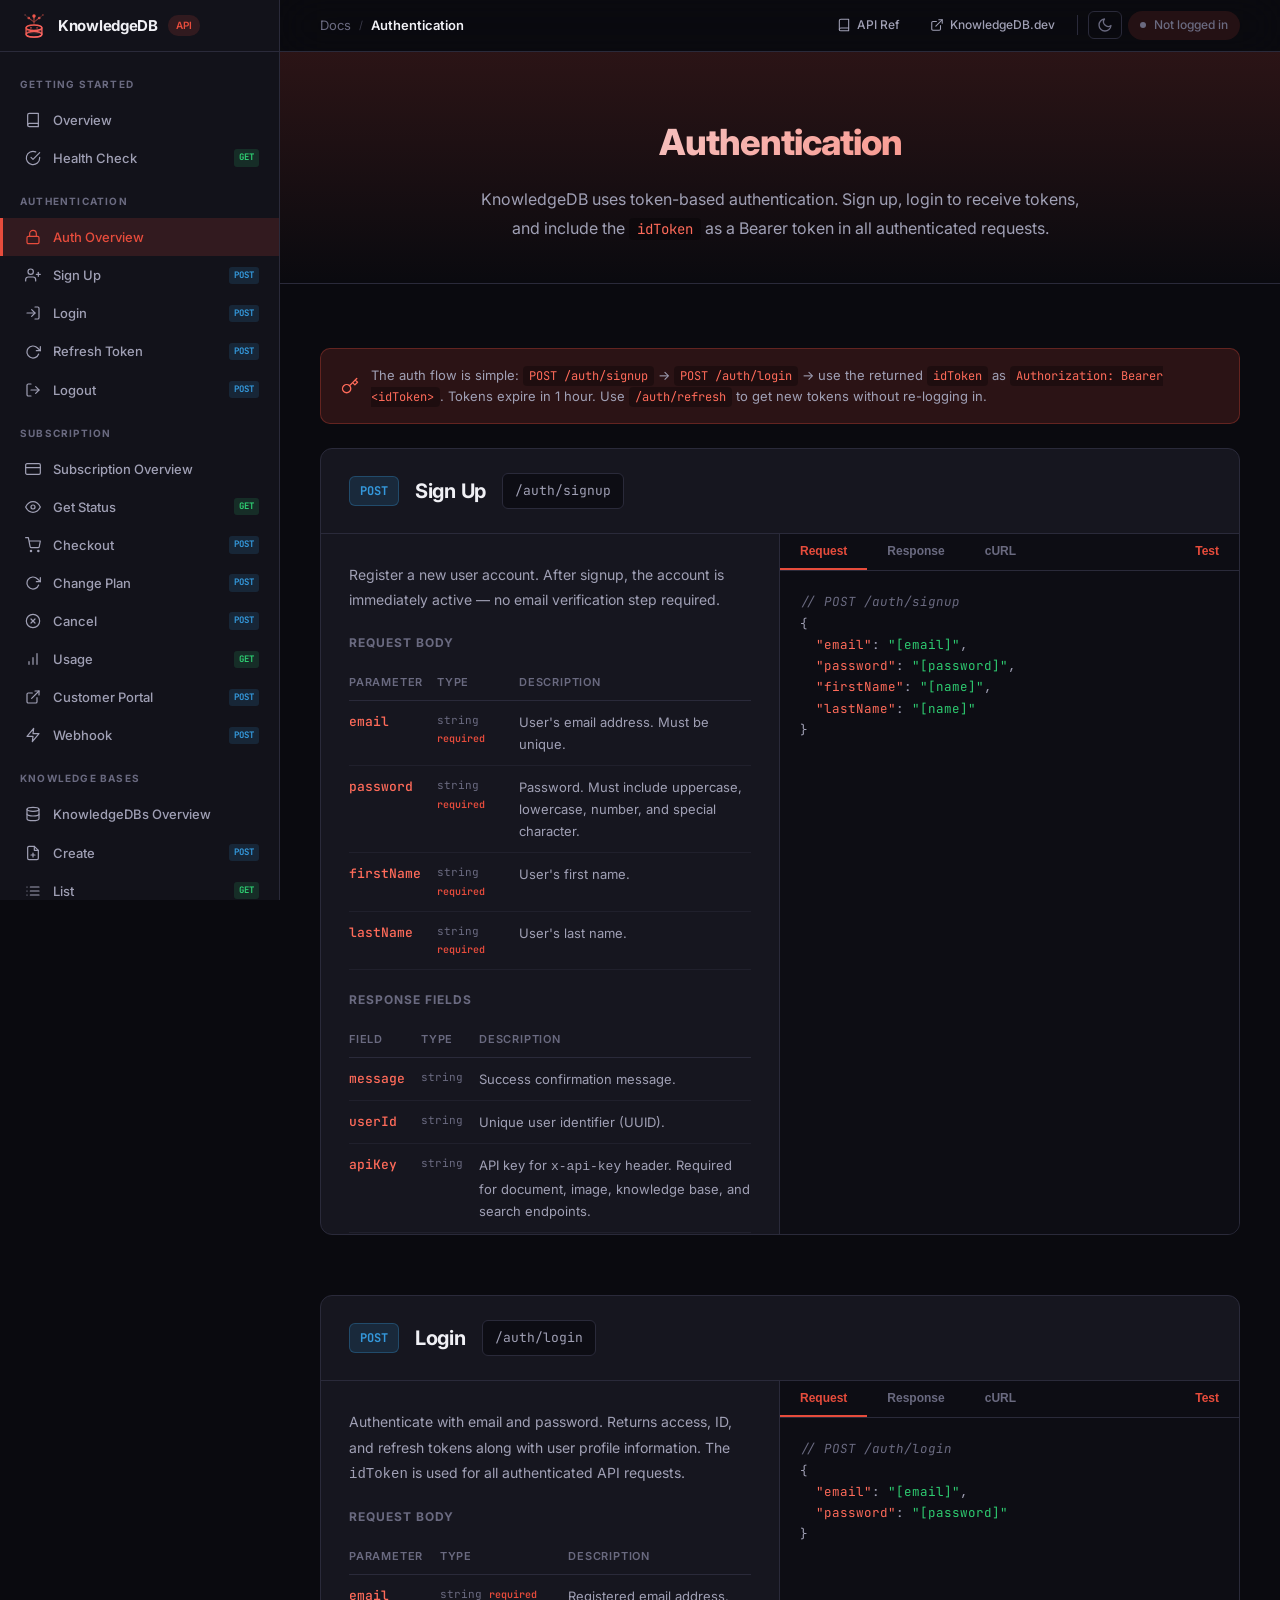
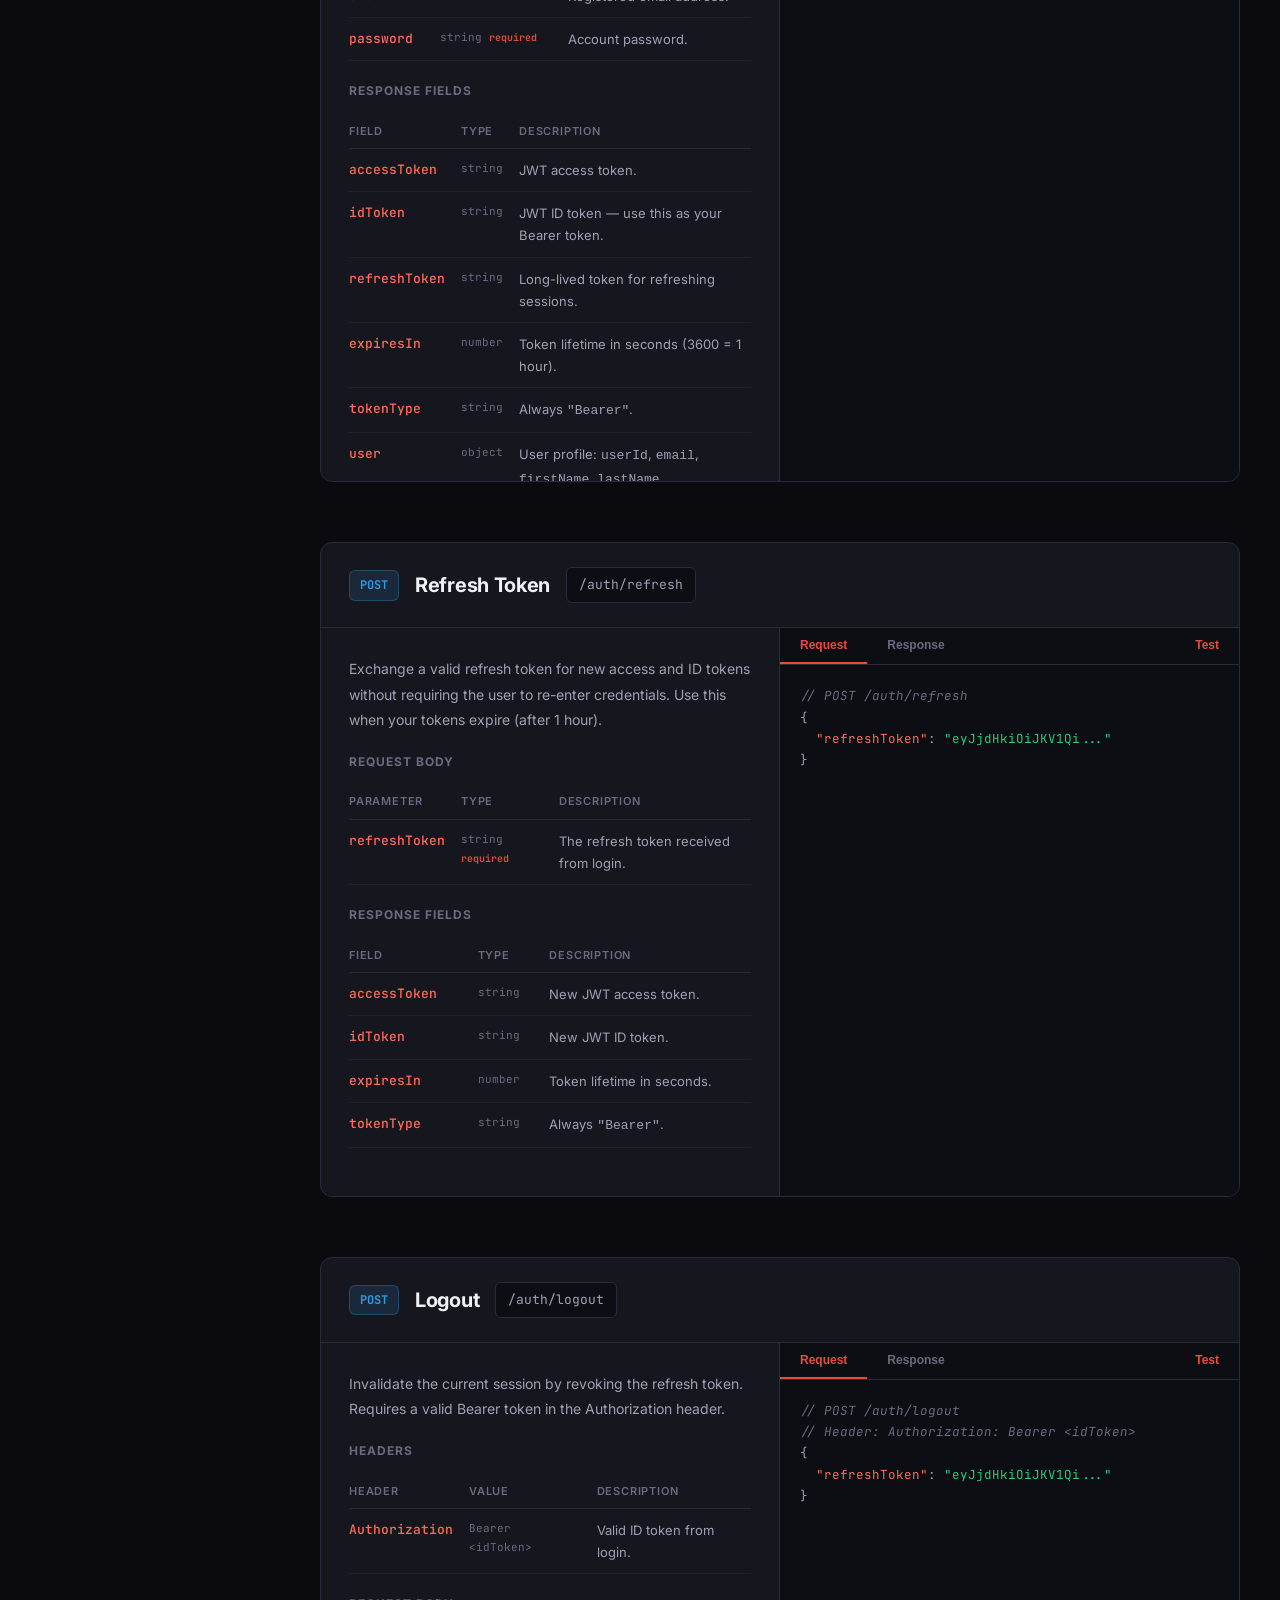
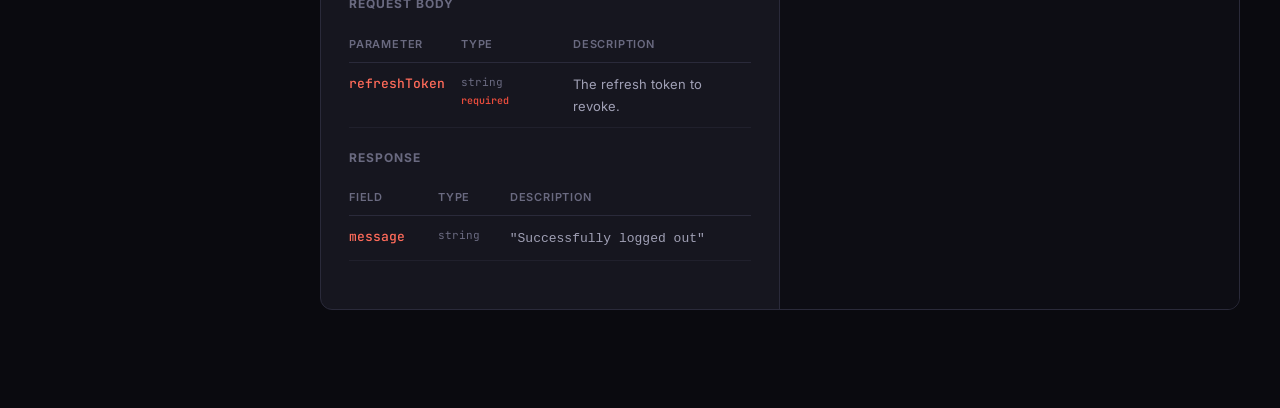
<file: api/auth.html>
﻿<!DOCTYPE html>
<html lang="en">
<head>
  <meta charset="UTF-8">
  <meta name="viewport" content="width=device-width, initial-scale=1.0">
  <title>Authentication - KnowledgeDB API</title>
  <meta name="description" content="KnowledgeDB API authentication — sign up, login, refresh tokens, and manage sessions with token-based auth.">
  <link rel="stylesheet" href="styles.css">
  <link rel="icon" type="image/svg+xml" href="favicon.svg">
</head>
<body>
<div class="layout">
  <nav class="sidebar">
    <div class="sidebar-header"></div>
    <div id="sidebar-nav" class="sidebar-nav"></div>
  </nav>

  <main class="main-content">
    <div class="top-bar" data-title="Authentication"></div>

    <div class="page-hero">
      <h1>Authentication</h1>
      <p>KnowledgeDB uses token-based authentication. Sign up, login to receive tokens, and include the <code>idToken</code> as a Bearer token in all authenticated requests.</p>
    </div>

    <div class="content-area">
      <div class="auth-banner">
        <span class="icon"><svg viewBox="0 0 24 24"><path d="M21 2l-2 2m-7.61 7.61a5.5 5.5 0 1 1-7.778 7.778 5.5 5.5 0 0 1 7.777-7.777zm0 0L15.5 7.5m0 0l3 3L22 7l-3-3m-3.5 3.5L19 4"/></svg></span>
        <div class="text">
          The auth flow is simple: <code>POST /auth/signup</code> → <code>POST /auth/login</code> → use the returned <code>idToken</code> as <code>Authorization: Bearer &lt;idToken&gt;</code>. Tokens expire in 1 hour. Use <code>/auth/refresh</code> to get new tokens without re-logging in.
        </div>
      </div>

      <!-- SIGNUP -->
      <div class="endpoint-block" id="signup">
        <div class="endpoint-header">
          <span class="method-badge post">POST</span>
          <h2>Sign Up</h2>
          <code class="endpoint-url">/auth/signup</code>
        </div>
        <div class="endpoint-body">
          <div class="endpoint-docs">
            <p>Register a new user account. After signup, the account is immediately active — no email verification step required.</p>
            <div class="params-title">Request Body</div>
            <table class="params-table">
              <thead><tr><th>Parameter</th><th>Type</th><th>Description</th></tr></thead>
              <tbody>
                <tr><td>email</td><td>string <span class="param-required">required</span></td><td>User's email address. Must be unique.</td></tr>
                <tr><td>password</td><td>string <span class="param-required">required</span></td><td>Password. Must include uppercase, lowercase, number, and special character.</td></tr>
                <tr><td>firstName</td><td>string <span class="param-required">required</span></td><td>User's first name.</td></tr>
                <tr><td>lastName</td><td>string <span class="param-required">required</span></td><td>User's last name.</td></tr>
              </tbody>
            </table>
            <div class="params-title">Response Fields</div>
            <table class="params-table">
              <thead><tr><th>Field</th><th>Type</th><th>Description</th></tr></thead>
              <tbody>
                <tr><td>message</td><td>string</td><td>Success confirmation message.</td></tr>
                <tr><td>userId</td><td>string</td><td>Unique user identifier (UUID).</td></tr>
                <tr><td>apiKey</td><td>string</td><td>API key for <code>x-api-key</code> header. Required for document, image, knowledge base, and search endpoints.</td></tr>
              </tbody>
            </table>
            <div class="info-box note">
              <svg viewBox="0 0 24 24"><circle cx="12" cy="12" r="10"/><line x1="12" y1="16" x2="12" y2="12"/><line x1="12" y1="8" x2="12.01" y2="8"/></svg>
              <div>If the email is already registered, you'll receive a <code>400</code> error with <code>"User already exists"</code>.</div>
            </div>
          </div>
          <div class="endpoint-code">
            <div class="code-tabs">
              <button class="code-tab active" data-target="signup-req">Request</button>
              <button class="code-tab" data-target="signup-res">Response</button>
              <button class="code-tab" data-target="signup-curl">cURL</button>
              <button class="code-tab test-tab" data-target="signup-test">Test</button>
            </div>
            <div class="code-panel active" id="signup-req"><pre><span class="comment">// POST /auth/signup</span>
{
  <span class="key">"email"</span>: <span class="string">"[email]"</span>,
  <span class="key">"password"</span>: <span class="string">"[password]"</span>,
  <span class="key">"firstName"</span>: <span class="string">"[name]"</span>,
  <span class="key">"lastName"</span>: <span class="string">"[name]"</span>
}</pre></div>
            <div class="code-panel" id="signup-res"><pre><span class="comment">// 200 OK</span>
{
  <span class="key">"message"</span>: <span class="string">"User registered successfully. Please verify your email."</span>,
  <span class="key">"userId"</span>: <span class="string">"94d82498-d0d1-70c2-b0e9-43cc989a2817"</span>,
  <span class="key">"apiKey"</span>: <span class="string">"hCe96L9UgV3cjdWPcfenl3i7WJrKS5aI2FP16EHm"</span>
}</pre></div>
            <div class="code-panel" id="signup-curl"><pre><span class="comment"># cURL example</span>
curl -X POST \
  https://fgbpqt2pq6.execute-api.us-east-1.amazonaws.com/prod/auth/signup \
  -H <span class="string">"Content-Type: application/json"</span> \
  -d '{
    <span class="key">"email"</span>: <span class="string">"[email]"</span>,
    <span class="key">"password"</span>: <span class="string">"[password]"</span>,
    <span class="key">"firstName"</span>: <span class="string">"[name]"</span>,
    <span class="key">"lastName"</span>: <span class="string">"[name]"</span>
  }'</pre></div>
            <div class="code-panel" id="signup-test">
              <div class="test-panel">
                <div class="test-field"><label>Email</label><input type="email" id="signup-email" placeholder="[email]"></div>
                <div class="test-field"><label>Password</label><input type="password" id="signup-password" placeholder="[password]"></div>
                <div class="test-field"><label>First Name</label><input type="text" id="signup-first" placeholder="[name]"></div>
                <div class="test-field"><label>Last Name</label><input type="text" id="signup-last" placeholder="[name]"></div>
                <button class="test-send" onclick="trySignup()">Send Request</button>
                <div class="test-response" id="signup-response"></div>
              </div>
            </div>
          </div>
        </div>
      </div>

      <!-- LOGIN -->
      <div class="endpoint-block" id="login">
        <div class="endpoint-header">
          <span class="method-badge post">POST</span>
          <h2>Login</h2>
          <code class="endpoint-url">/auth/login</code>
        </div>
        <div class="endpoint-body">
          <div class="endpoint-docs">
            <p>Authenticate with email and password. Returns access, ID, and refresh tokens along with user profile information. The <code>idToken</code> is used for all authenticated API requests.</p>
            <div class="params-title">Request Body</div>
            <table class="params-table">
              <thead><tr><th>Parameter</th><th>Type</th><th>Description</th></tr></thead>
              <tbody>
                <tr><td>email</td><td>string <span class="param-required">required</span></td><td>Registered email address.</td></tr>
                <tr><td>password</td><td>string <span class="param-required">required</span></td><td>Account password.</td></tr>
              </tbody>
            </table>
            <div class="params-title">Response Fields</div>
            <table class="params-table">
              <thead><tr><th>Field</th><th>Type</th><th>Description</th></tr></thead>
              <tbody>
                <tr><td>accessToken</td><td>string</td><td>JWT access token.</td></tr>
                <tr><td>idToken</td><td>string</td><td>JWT ID token — use this as your Bearer token.</td></tr>
                <tr><td>refreshToken</td><td>string</td><td>Long-lived token for refreshing sessions.</td></tr>
                <tr><td>expiresIn</td><td>number</td><td>Token lifetime in seconds (3600 = 1 hour).</td></tr>
                <tr><td>tokenType</td><td>string</td><td>Always <code>"Bearer"</code>.</td></tr>
                <tr><td>user</td><td>object</td><td>User profile: <code>userId</code>, <code>email</code>, <code>firstName</code>, <code>lastName</code>.</td></tr>
                <tr><td>subscription</td><td>object</td><td>Subscription details: <code>plan</code>, <code>status</code>, <code>apiKey</code>, <code>currentPeriodEnd</code>.</td></tr>
              </tbody>
            </table>
          </div>
          <div class="endpoint-code">
            <div class="code-tabs">
              <button class="code-tab active" data-target="login-req">Request</button>
              <button class="code-tab" data-target="login-res">Response</button>
              <button class="code-tab" data-target="login-curl">cURL</button>
              <button class="code-tab test-tab" data-target="login-test">Test</button>
            </div>
            <div class="code-panel active" id="login-req"><pre><span class="comment">// POST /auth/login</span>
{
  <span class="key">"email"</span>: <span class="string">"[email]"</span>,
  <span class="key">"password"</span>: <span class="string">"[password]"</span>
}</pre></div>
            <div class="code-panel" id="login-res"><pre><span class="comment">// 200 OK</span>
{
  <span class="key">"accessToken"</span>: <span class="string">"eyJraWQiOiJRMTNa..."</span>,
  <span class="key">"idToken"</span>: <span class="string">"eyJraWQiOiJTOXhs..."</span>,
  <span class="key">"refreshToken"</span>: <span class="string">"eyJjdHkiOiJKV1Qi..."</span>,
  <span class="key">"expiresIn"</span>: <span class="number">3600</span>,
  <span class="key">"tokenType"</span>: <span class="string">"Bearer"</span>,
  <span class="key">"user"</span>: {
    <span class="key">"userId"</span>: <span class="string">"f4789468-7021-7082-0c88-a33407efab01"</span>,
    <span class="key">"email"</span>: <span class="string">"[email]"</span>,
    <span class="key">"firstName"</span>: <span class="string">"[name]"</span>,
    <span class="key">"lastName"</span>: <span class="string">"[name]"</span>
  },
  <span class="key">"subscription"</span>: {
    <span class="key">"plan"</span>: <span class="string">"starter"</span>,
    <span class="key">"status"</span>: <span class="string">"active"</span>,
    <span class="key">"apiKey"</span>: <span class="string">"IC01PUROzD70dFJtVhrVNm1AMC22kpW2..."</span>,
    <span class="key">"currentPeriodEnd"</span>: <span class="string">""</span>
  }
}</pre></div>
            <div class="code-panel" id="login-curl"><pre><span class="comment"># cURL example</span>
curl -X POST \
  https://fgbpqt2pq6.execute-api.us-east-1.amazonaws.com/prod/auth/login \
  -H <span class="string">"Content-Type: application/json"</span> \
  -d '{
    <span class="key">"email"</span>: <span class="string">"[email]"</span>,
    <span class="key">"password"</span>: <span class="string">"[password]"</span>
  }'</pre></div>
            <div class="code-panel" id="login-test">
              <div class="test-panel">
                <div class="test-field"><label>Email</label><input type="email" id="login-email" placeholder="[email]"></div>
                <div class="test-field"><label>Password</label><input type="password" id="login-password" placeholder="[password]"></div>
                <button class="test-send" onclick="tryLogin()">Send Request</button>
                <div class="test-response" id="login-response"></div>
              </div>
            </div>
          </div>
        </div>
      </div>

      <!-- REFRESH -->
      <div class="endpoint-block" id="refresh">
        <div class="endpoint-header">
          <span class="method-badge post">POST</span>
          <h2>Refresh Token</h2>
          <code class="endpoint-url">/auth/refresh</code>
        </div>
        <div class="endpoint-body">
          <div class="endpoint-docs">
            <p>Exchange a valid refresh token for new access and ID tokens without requiring the user to re-enter credentials. Use this when your tokens expire (after 1 hour).</p>
            <div class="params-title">Request Body</div>
            <table class="params-table">
              <thead><tr><th>Parameter</th><th>Type</th><th>Description</th></tr></thead>
              <tbody>
                <tr><td>refreshToken</td><td>string <span class="param-required">required</span></td><td>The refresh token received from login.</td></tr>
              </tbody>
            </table>
            <div class="params-title">Response Fields</div>
            <table class="params-table">
              <thead><tr><th>Field</th><th>Type</th><th>Description</th></tr></thead>
              <tbody>
                <tr><td>accessToken</td><td>string</td><td>New JWT access token.</td></tr>
                <tr><td>idToken</td><td>string</td><td>New JWT ID token.</td></tr>
                <tr><td>expiresIn</td><td>number</td><td>Token lifetime in seconds.</td></tr>
                <tr><td>tokenType</td><td>string</td><td>Always <code>"Bearer"</code>.</td></tr>
              </tbody>
            </table>
          </div>
          <div class="endpoint-code">
            <div class="code-tabs">
              <button class="code-tab active" data-target="refresh-req">Request</button>
              <button class="code-tab" data-target="refresh-res">Response</button>
              <button class="code-tab test-tab" data-target="refresh-test">Test</button>
            </div>
            <div class="code-panel active" id="refresh-req"><pre><span class="comment">// POST /auth/refresh</span>
{
  <span class="key">"refreshToken"</span>: <span class="string">"eyJjdHkiOiJKV1Qi..."</span>
}</pre></div>
            <div class="code-panel" id="refresh-res"><pre><span class="comment">// 200 OK</span>
{
  <span class="key">"accessToken"</span>: <span class="string">"eyJraWQiOiJRMTNa..."</span>,
  <span class="key">"idToken"</span>: <span class="string">"eyJraWQiOiJTOXhs..."</span>,
  <span class="key">"expiresIn"</span>: <span class="number">3600</span>,
  <span class="key">"tokenType"</span>: <span class="string">"Bearer"</span>
}</pre></div>
            <div class="code-panel" id="refresh-test">
              <div class="test-panel">
                <div class="test-field"><label>Refresh Token</label><input type="text" id="refresh-token" placeholder="Paste refresh token from login response"></div>
                <button class="test-send" onclick="tryRefresh()">Send Request</button>
                <div class="test-response" id="refresh-response"></div>
              </div>
            </div>
          </div>
        </div>
      </div>

      <!-- LOGOUT -->
      <div class="endpoint-block" id="logout">
        <div class="endpoint-header">
          <span class="method-badge post">POST</span>
          <h2>Logout</h2>
          <code class="endpoint-url">/auth/logout</code>
        </div>
        <div class="endpoint-body">
          <div class="endpoint-docs">
            <p>Invalidate the current session by revoking the refresh token. Requires a valid Bearer token in the Authorization header.</p>
            <div class="params-title">Headers</div>
            <table class="params-table">
              <thead><tr><th>Header</th><th>Value</th><th>Description</th></tr></thead>
              <tbody>
                <tr><td>Authorization</td><td>Bearer &lt;idToken&gt;</td><td>Valid ID token from login.</td></tr>
              </tbody>
            </table>
            <div class="params-title">Request Body</div>
            <table class="params-table">
              <thead><tr><th>Parameter</th><th>Type</th><th>Description</th></tr></thead>
              <tbody>
                <tr><td>refreshToken</td><td>string <span class="param-required">required</span></td><td>The refresh token to revoke.</td></tr>
              </tbody>
            </table>
            <div class="params-title">Response</div>
            <table class="params-table">
              <thead><tr><th>Field</th><th>Type</th><th>Description</th></tr></thead>
              <tbody>
                <tr><td>message</td><td>string</td><td><code>"Successfully logged out"</code></td></tr>
              </tbody>
            </table>
          </div>
          <div class="endpoint-code">
            <div class="code-tabs">
              <button class="code-tab active" data-target="logout-req">Request</button>
              <button class="code-tab" data-target="logout-res">Response</button>
              <button class="code-tab test-tab" data-target="logout-test">Test</button>
            </div>
            <div class="code-panel active" id="logout-req"><pre><span class="comment">// POST /auth/logout</span>
<span class="comment">// Header: Authorization: Bearer &lt;idToken&gt;</span>
{
  <span class="key">"refreshToken"</span>: <span class="string">"eyJjdHkiOiJKV1Qi..."</span>
}</pre></div>
            <div class="code-panel" id="logout-res"><pre><span class="comment">// 200 OK</span>
{
  <span class="key">"message"</span>: <span class="string">"Successfully logged out"</span>
}</pre></div>
            <div class="code-panel" id="logout-test">
              <div class="test-panel">
                <div class="test-field"><label>Refresh Token</label><input type="text" id="logout-token" placeholder="Paste refresh token to revoke"></div>
                <button class="test-send" onclick="tryLogout()">Send Request</button>
                <div class="test-response" id="logout-response"></div>
              </div>
            </div>
          </div>
        </div>
      </div>
    </div>
  </main>
</div>
<script src="icons.js"></script>
<script src="app.js"></script>
<script>
async function trySignup() {
  showLoading('signup-response');
  try {
    const { status, data } = await apiRequest('POST', '/auth/signup', {
      email: document.getElementById('signup-email').value,
      password: document.getElementById('signup-password').value,
      firstName: document.getElementById('signup-first').value,
      lastName: document.getElementById('signup-last').value
    }, false);
    if (status === 200 && data.apiKey) {
      localStorage.setItem('kdb_api_key', data.apiKey);
    }
    renderResponse('signup-response', status, data);
  } catch(e) { renderResponse('signup-response', 0, { error: e.message }); }
}
async function tryLogin() {
  showLoading('login-response');
  try {
    const { status, data } = await apiRequest('POST', '/auth/login', {
      email: document.getElementById('login-email').value,
      password: document.getElementById('login-password').value
    }, false);
    if (status === 200 && data.idToken) {
      setTokens(data);
      updateAuthIndicator();
      // Auto-fill refresh token fields after login
      if (data.refreshToken) {
        document.getElementById('refresh-token').value = data.refreshToken;
        document.getElementById('logout-token').value = data.refreshToken;
      }
    }
    renderResponse('login-response', status, data);
  } catch(e) { renderResponse('login-response', 0, { error: e.message }); }
}
async function tryRefresh() {
  showLoading('refresh-response');
  try {
    const { status, data } = await apiRequest('POST', '/auth/refresh', {
      refreshToken: document.getElementById('refresh-token').value
    }, false);
    if (status === 200 && data.idToken) {
      setTokens(data);
      updateAuthIndicator();
    }
    renderResponse('refresh-response', status, data);
  } catch(e) { renderResponse('refresh-response', 0, { error: e.message }); }
}
async function tryLogout() {
  showLoading('logout-response');
  try {
    const { status, data } = await apiRequest('POST', '/auth/logout', {
      refreshToken: document.getElementById('logout-token').value
    }, true);
    if (status === 200) {
      clearTokens();
      updateAuthIndicator();
      document.getElementById('refresh-token').value = '';
      document.getElementById('logout-token').value = '';
    }
    renderResponse('logout-response', status, data);
  } catch(e) { renderResponse('logout-response', 0, { error: e.message }); }
}
// Auto-fill refresh token fields from localStorage on page load
document.addEventListener('DOMContentLoaded', () => {
  const saved = getRefreshToken();
  if (saved) {
    document.getElementById('refresh-token').value = saved;
    document.getElementById('logout-token').value = saved;
  }
});
</script>
</body>
</html>
</file>
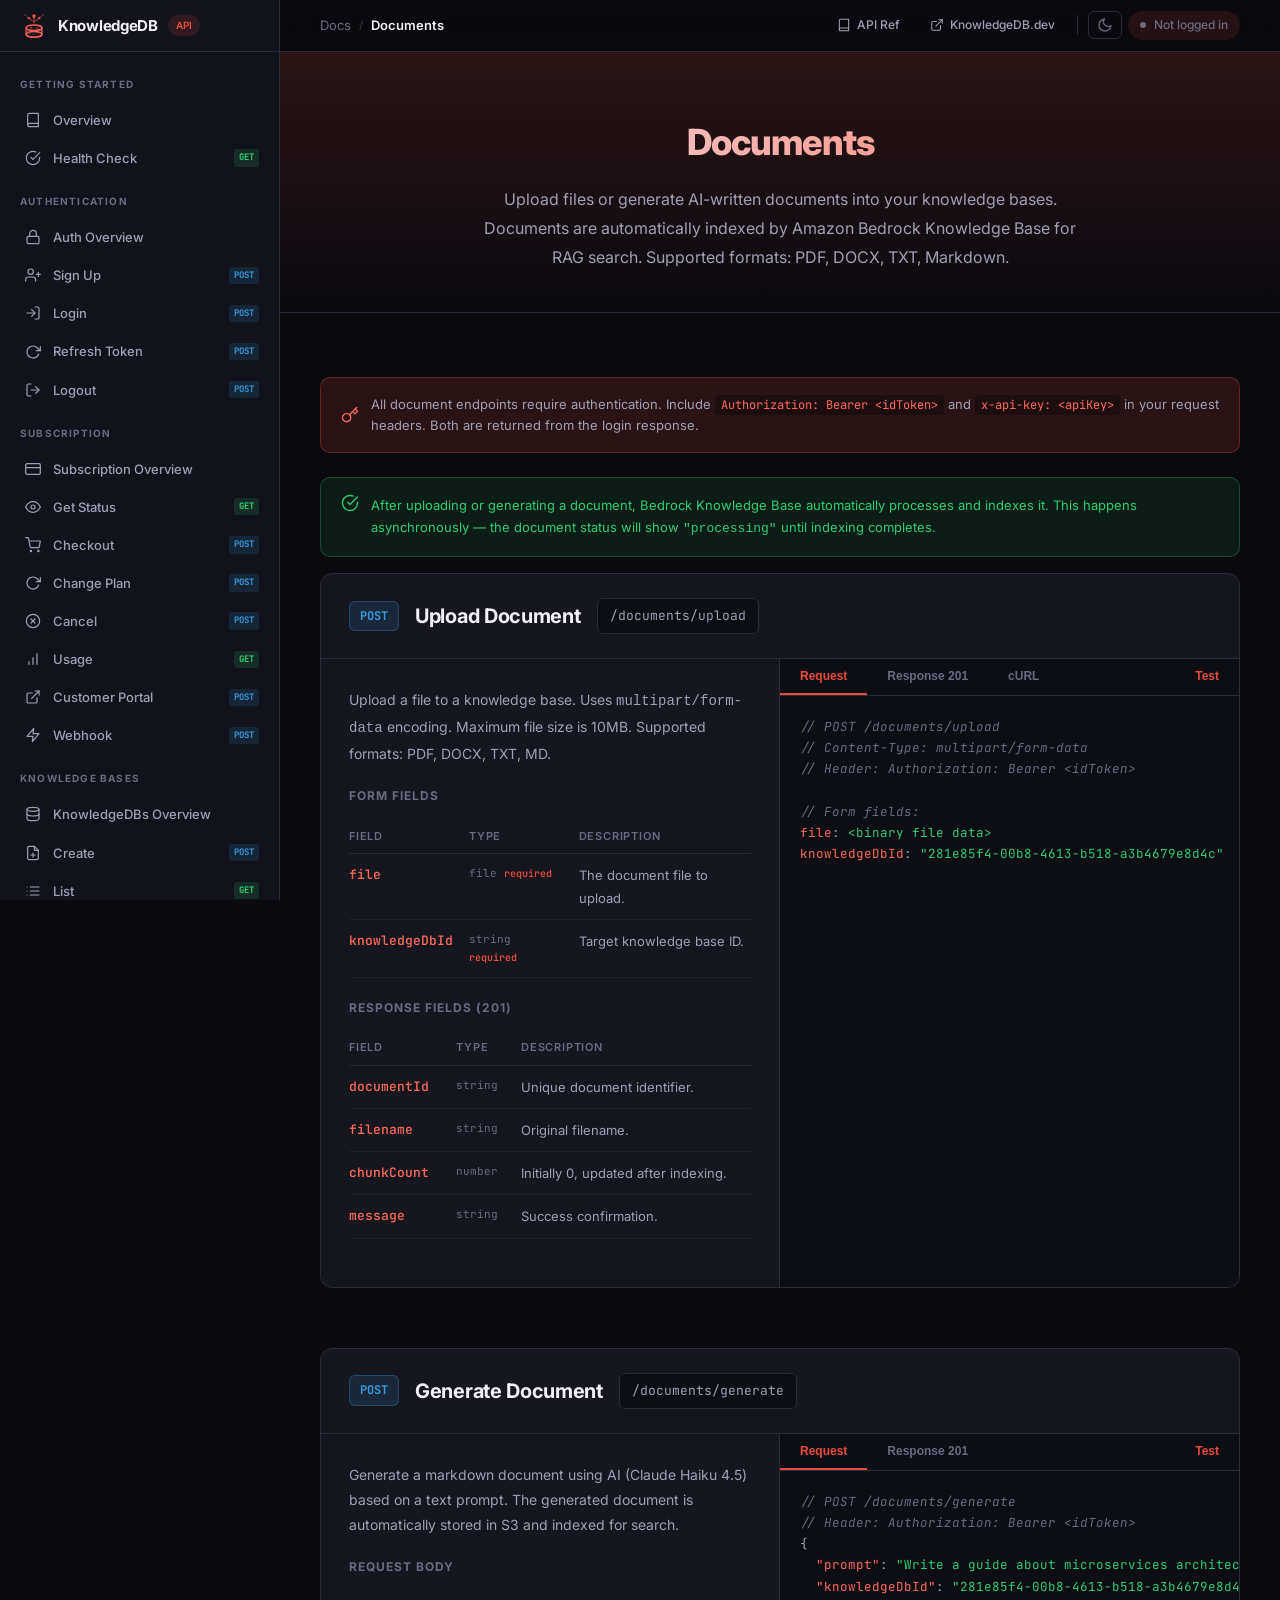
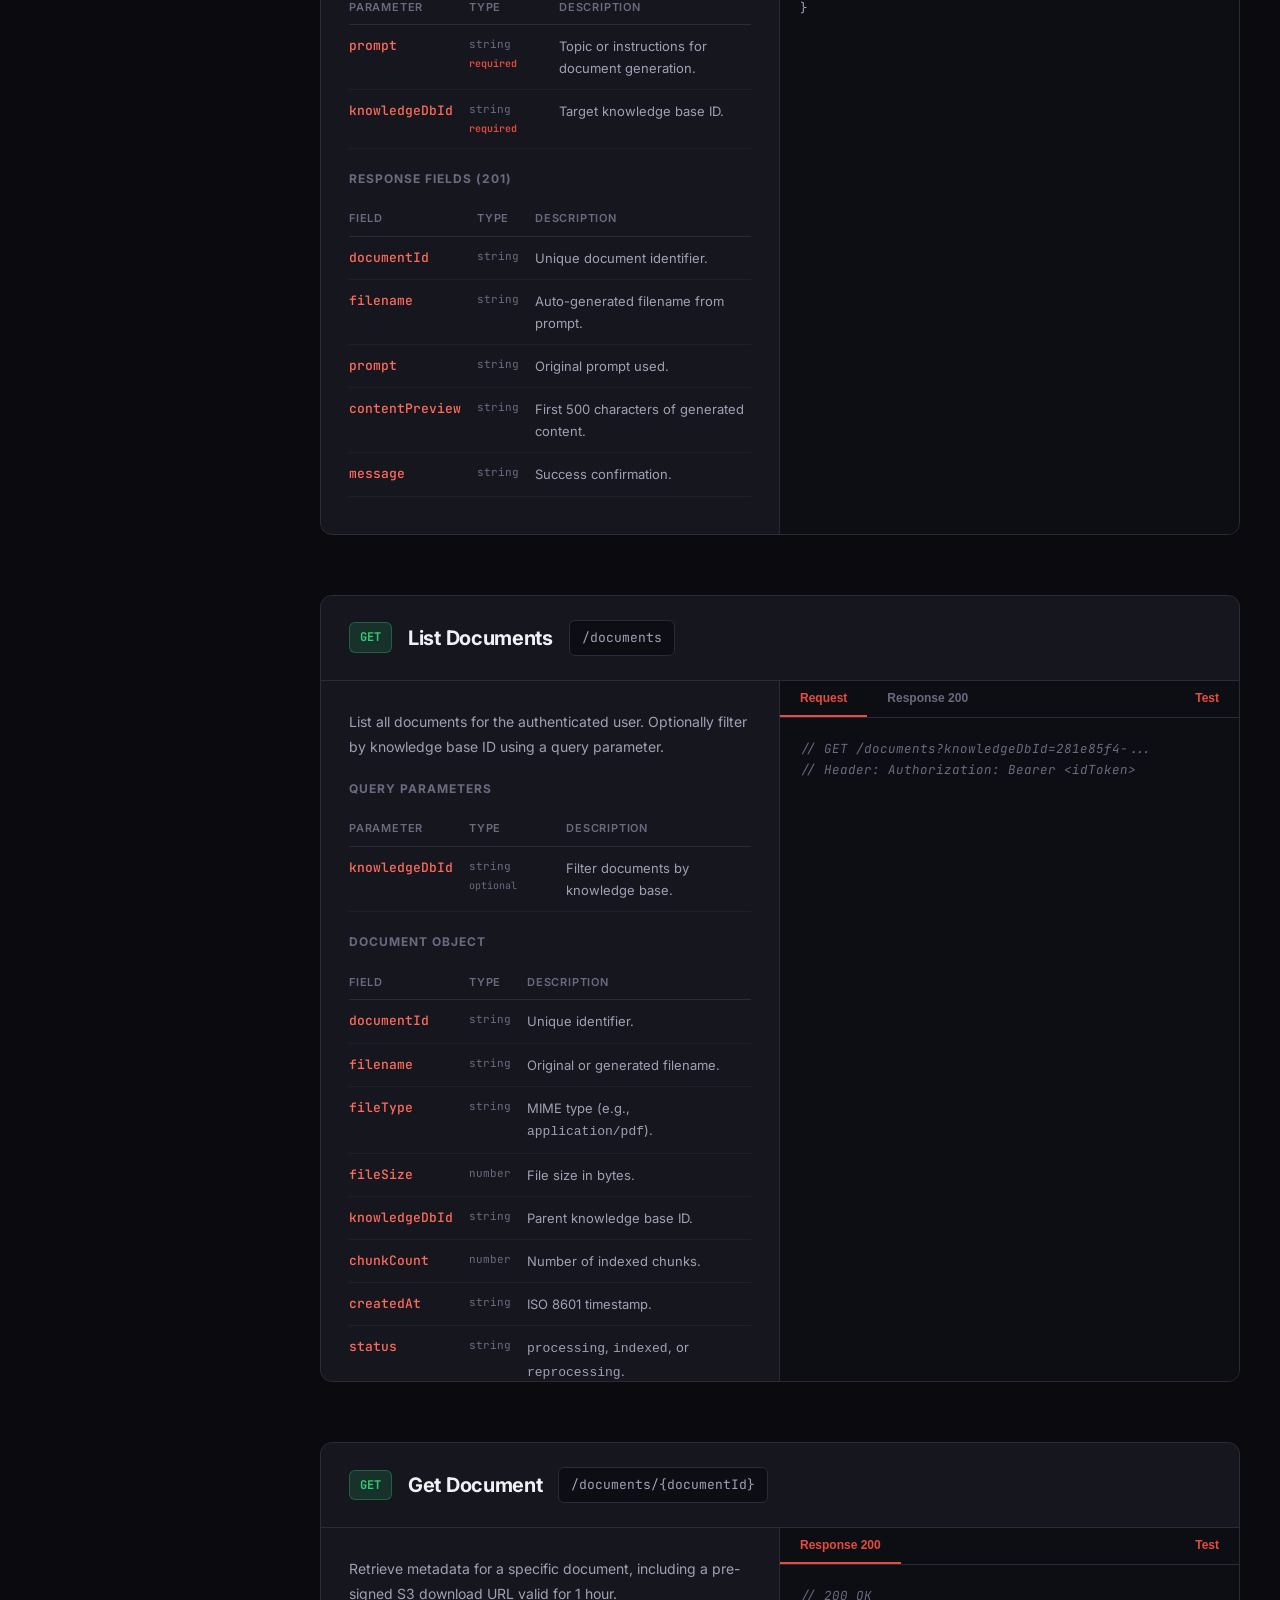
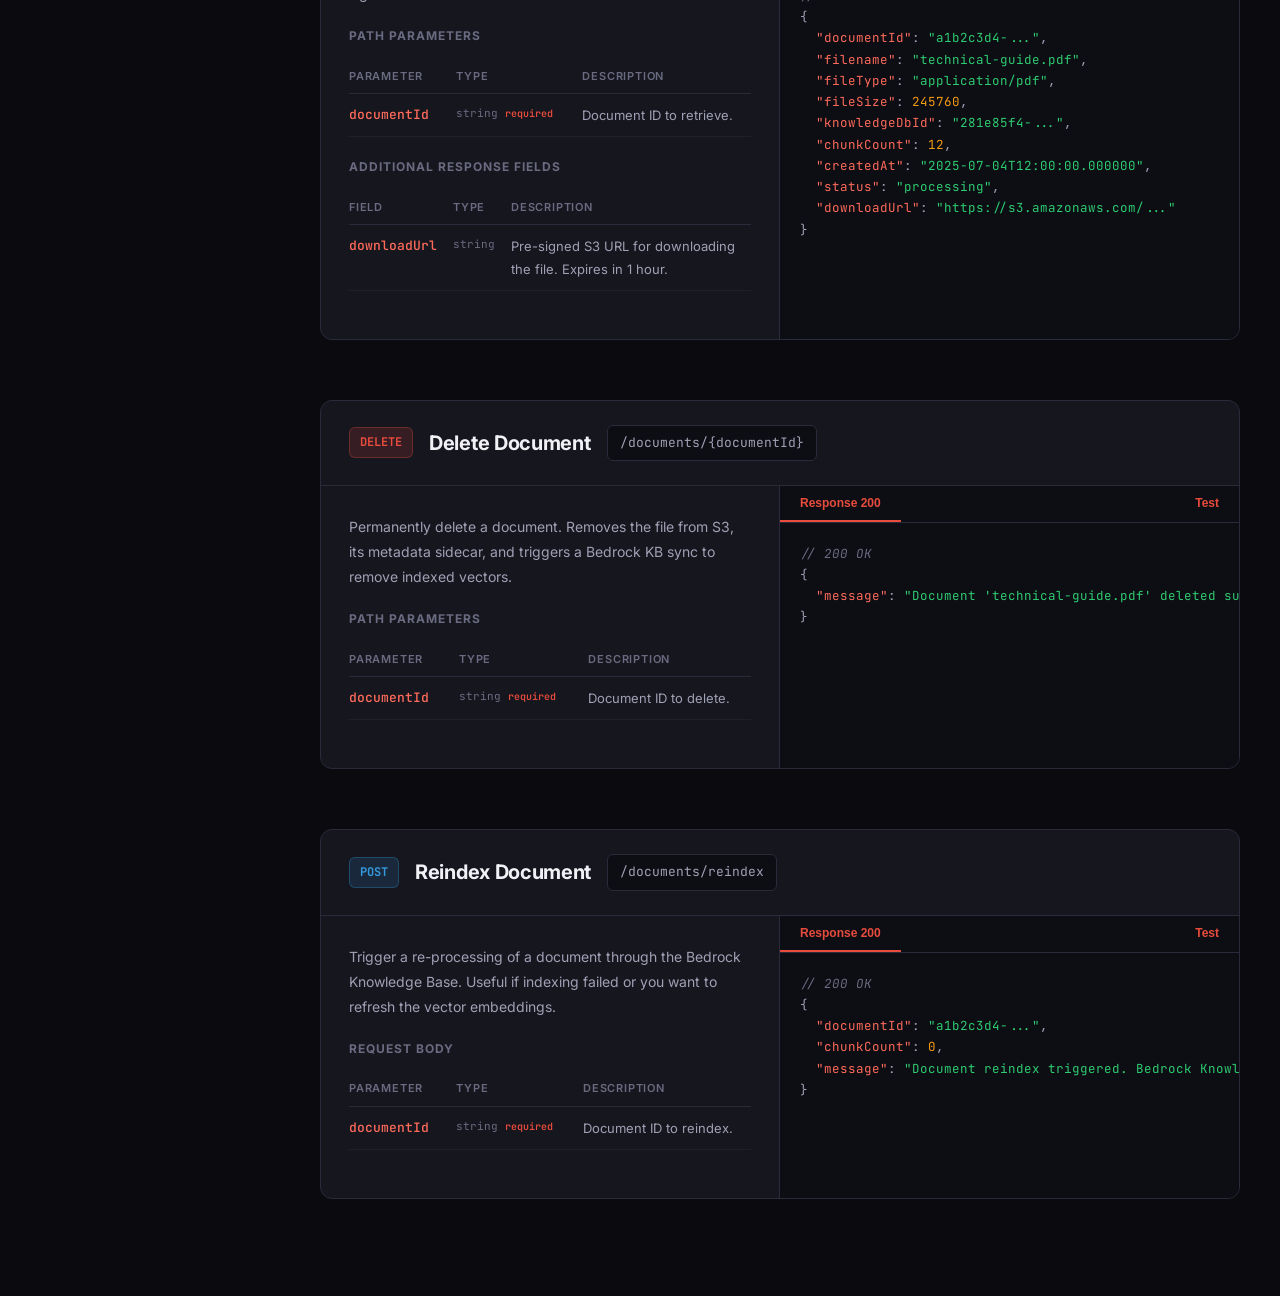
<file: api/documents.html>
﻿<!DOCTYPE html>
<html lang="en">
<head>
  <meta charset="UTF-8">
  <meta name="viewport" content="width=device-width, initial-scale=1.0">
  <title>Documents - KnowledgeDB API</title>
  <meta name="description" content="KnowledgeDB API documents — upload, generate, list, and manage documents with automatic AI indexing for RAG search.">
  <link rel="stylesheet" href="styles.css">
  <link rel="icon" type="image/svg+xml" href="favicon.svg">
</head>
<body>
<div class="layout">
  <nav class="sidebar">
    <div class="sidebar-header"></div>
    <div id="sidebar-nav" class="sidebar-nav"></div>
  </nav>

  <main class="main-content">
    <div class="top-bar" data-title="Documents"></div>

    <div class="page-hero">
      <h1>Documents</h1>
      <p>Upload files or generate AI-written documents into your knowledge bases. Documents are automatically indexed by Amazon Bedrock Knowledge Base for RAG search. Supported formats: PDF, DOCX, TXT, Markdown.</p>
    </div>

    <div class="content-area">
      <div class="auth-banner">
        <span class="icon"><svg viewBox="0 0 24 24"><path d="M21 2l-2 2m-7.61 7.61a5.5 5.5 0 1 1-7.778 7.778 5.5 5.5 0 0 1 7.777-7.777zm0 0L15.5 7.5m0 0l3 3L22 7l-3-3m-3.5 3.5L19 4"/></svg></span>
        <div class="text">All document endpoints require authentication. Include <code>Authorization: Bearer &lt;idToken&gt;</code> and <code>x-api-key: &lt;apiKey&gt;</code> in your request headers. Both are returned from the login response.</div>
      </div>

      <div class="info-box tip">
        <svg viewBox="0 0 24 24"><path d="M22 11.08V12a10 10 0 1 1-5.93-9.14"/><polyline points="22 4 12 14.01 9 11.01"/></svg>
        <div>After uploading or generating a document, Bedrock Knowledge Base automatically processes and indexes it. This happens asynchronously — the document status will show <code>"processing"</code> until indexing completes.</div>
      </div>

      <!-- UPLOAD -->
      <div class="endpoint-block" id="upload">
        <div class="endpoint-header">
          <span class="method-badge post">POST</span>
          <h2>Upload Document</h2>
          <code class="endpoint-url">/documents/upload</code>
        </div>
        <div class="endpoint-body">
          <div class="endpoint-docs">
            <p>Upload a file to a knowledge base. Uses <code>multipart/form-data</code> encoding. Maximum file size is 10MB. Supported formats: PDF, DOCX, TXT, MD.</p>

            <div class="params-title">Form Fields</div>
            <table class="params-table">
              <thead><tr><th>Field</th><th>Type</th><th>Description</th></tr></thead>
              <tbody>
                <tr><td>file</td><td>file <span class="param-required">required</span></td><td>The document file to upload.</td></tr>
                <tr><td>knowledgeDbId</td><td>string <span class="param-required">required</span></td><td>Target knowledge base ID.</td></tr>
              </tbody>
            </table>

            <div class="params-title">Response Fields (201)</div>
            <table class="params-table">
              <thead><tr><th>Field</th><th>Type</th><th>Description</th></tr></thead>
              <tbody>
                <tr><td>documentId</td><td>string</td><td>Unique document identifier.</td></tr>
                <tr><td>filename</td><td>string</td><td>Original filename.</td></tr>
                <tr><td>chunkCount</td><td>number</td><td>Initially 0, updated after indexing.</td></tr>
                <tr><td>message</td><td>string</td><td>Success confirmation.</td></tr>
              </tbody>
            </table>
          </div>
          <div class="endpoint-code">
            <div class="code-tabs">
              <button class="code-tab active" data-target="upload-req">Request</button>
              <button class="code-tab" data-target="upload-res">Response 201</button>
              <button class="code-tab" data-target="upload-curl">cURL</button>
              <button class="code-tab test-tab" data-target="upload-test">Test</button>
            </div>
            <div class="code-panel active" id="upload-req">
<pre><span class="comment">// POST /documents/upload</span>
<span class="comment">// Content-Type: multipart/form-data</span>
<span class="comment">// Header: Authorization: Bearer &lt;idToken&gt;</span>

<span class="comment">// Form fields:</span>
<span class="key">file</span>: <span class="string">&lt;binary file data&gt;</span>
<span class="key">knowledgeDbId</span>: <span class="string">"281e85f4-00b8-4613-b518-a3b4679e8d4c"</span></pre>
            </div>
            <div class="code-panel" id="upload-res">
<pre><span class="comment">// 201 Created</span>
{
  <span class="key">"documentId"</span>: <span class="string">"a1b2c3d4-e5f6-7890-abcd-ef1234567890"</span>,
  <span class="key">"filename"</span>: <span class="string">"technical-guide.pdf"</span>,
  <span class="key">"chunkCount"</span>: <span class="number">0</span>,
  <span class="key">"message"</span>: <span class="string">"Document uploaded and processing started. Ingestion is handled automatically by Bedrock Knowledge Base."</span>
}</pre>
            </div>
            <div class="code-panel" id="upload-curl">
<pre><span class="comment"># cURL example</span>
curl -X POST \
  https://fgbpqt2pq6.execute-api.us-east-1.amazonaws.com/prod/documents/upload \
  -H <span class="string">"Authorization: Bearer &lt;idToken&gt;"</span> \
  -F <span class="string">"file=@./document.pdf"</span> \
  -F <span class="string">"knowledgeDbId=281e85f4-00b8-4613-b518-a3b4679e8d4c"</span></pre>
            </div>
            <div class="code-panel" id="upload-test">
              <div class="test-panel">
                <div class="test-field">
                  <label>KnowledgeDB ID</label>
                  <input type="text" id="upload-kdb-id" placeholder="281e85f4-00b8-4613-b518-a3b4679e8d4c">
                </div>
                <div class="test-field">
                  <label>File</label>
                  <input type="file" id="upload-file" accept=".pdf,.docx,.txt,.md">
                </div>
                <button class="test-send" onclick="tryUploadDoc()">Send Request</button>
                <div class="test-response" id="upload-response"></div>
              </div>
            </div>
          </div>
        </div>
      </div>

      <!-- GENERATE -->
      <div class="endpoint-block" id="generate">
        <div class="endpoint-header">
          <span class="method-badge post">POST</span>
          <h2>Generate Document</h2>
          <code class="endpoint-url">/documents/generate</code>
        </div>
        <div class="endpoint-body">
          <div class="endpoint-docs">
            <p>Generate a markdown document using AI (Claude Haiku 4.5) based on a text prompt. The generated document is automatically stored in S3 and indexed for search.</p>

            <div class="params-title">Request Body</div>
            <table class="params-table">
              <thead><tr><th>Parameter</th><th>Type</th><th>Description</th></tr></thead>
              <tbody>
                <tr><td>prompt</td><td>string <span class="param-required">required</span></td><td>Topic or instructions for document generation.</td></tr>
                <tr><td>knowledgeDbId</td><td>string <span class="param-required">required</span></td><td>Target knowledge base ID.</td></tr>
              </tbody>
            </table>

            <div class="params-title">Response Fields (201)</div>
            <table class="params-table">
              <thead><tr><th>Field</th><th>Type</th><th>Description</th></tr></thead>
              <tbody>
                <tr><td>documentId</td><td>string</td><td>Unique document identifier.</td></tr>
                <tr><td>filename</td><td>string</td><td>Auto-generated filename from prompt.</td></tr>
                <tr><td>prompt</td><td>string</td><td>Original prompt used.</td></tr>
                <tr><td>contentPreview</td><td>string</td><td>First 500 characters of generated content.</td></tr>
                <tr><td>message</td><td>string</td><td>Success confirmation.</td></tr>
              </tbody>
            </table>
          </div>
          <div class="endpoint-code">
            <div class="code-tabs">
              <button class="code-tab active" data-target="gen-req">Request</button>
              <button class="code-tab" data-target="gen-res">Response 201</button>
              <button class="code-tab test-tab" data-target="gen-test">Test</button>
            </div>
            <div class="code-panel active" id="gen-req">
<pre><span class="comment">// POST /documents/generate</span>
<span class="comment">// Header: Authorization: Bearer &lt;idToken&gt;</span>
{
  <span class="key">"prompt"</span>: <span class="string">"Write a guide about microservices architecture"</span>,
  <span class="key">"knowledgeDbId"</span>: <span class="string">"281e85f4-00b8-4613-b518-a3b4679e8d4c"</span>
}</pre>
            </div>
            <div class="code-panel" id="gen-res">
<pre><span class="comment">// 201 Created</span>
{
  <span class="key">"documentId"</span>: <span class="string">"b2c3d4e5-f6a7-8901-bcde-f12345678901"</span>,
  <span class="key">"filename"</span>: <span class="string">"write-a-guide-about-microservices-architecture.md"</span>,
  <span class="key">"prompt"</span>: <span class="string">"Write a guide about microservices architecture"</span>,
  <span class="key">"chunkCount"</span>: <span class="number">0</span>,
  <span class="key">"contentPreview"</span>: <span class="string">"# Microservices Architecture Guide\n\n## Introduction..."</span>,
  <span class="key">"message"</span>: <span class="string">"Document generated and stored successfully"</span>
}</pre>
            </div>
            <div class="code-panel" id="gen-test">
              <div class="test-panel">
                <div class="test-field">
                  <label>KnowledgeDB ID</label>
                  <input type="text" id="gen-kdb-id" placeholder="281e85f4-00b8-4613-b518-a3b4679e8d4c">
                </div>
                <div class="test-field">
                  <label>Prompt</label>
                  <textarea id="gen-prompt" placeholder="Write a comprehensive guide about..."></textarea>
                </div>
                <button class="test-send" onclick="tryGenerateDoc()">Send Request</button>
                <div class="test-response" id="gen-response"></div>
              </div>
            </div>
          </div>
        </div>
      </div>

      <!-- LIST -->
      <div class="endpoint-block" id="list">
        <div class="endpoint-header">
          <span class="method-badge get">GET</span>
          <h2>List Documents</h2>
          <code class="endpoint-url">/documents</code>
        </div>
        <div class="endpoint-body">
          <div class="endpoint-docs">
            <p>List all documents for the authenticated user. Optionally filter by knowledge base ID using a query parameter.</p>

            <div class="params-title">Query Parameters</div>
            <table class="params-table">
              <thead><tr><th>Parameter</th><th>Type</th><th>Description</th></tr></thead>
              <tbody>
                <tr><td>knowledgeDbId</td><td>string <span class="param-optional">optional</span></td><td>Filter documents by knowledge base.</td></tr>
              </tbody>
            </table>

            <div class="params-title">Document Object</div>
            <table class="params-table">
              <thead><tr><th>Field</th><th>Type</th><th>Description</th></tr></thead>
              <tbody>
                <tr><td>documentId</td><td>string</td><td>Unique identifier.</td></tr>
                <tr><td>filename</td><td>string</td><td>Original or generated filename.</td></tr>
                <tr><td>fileType</td><td>string</td><td>MIME type (e.g., <code>application/pdf</code>).</td></tr>
                <tr><td>fileSize</td><td>number</td><td>File size in bytes.</td></tr>
                <tr><td>knowledgeDbId</td><td>string</td><td>Parent knowledge base ID.</td></tr>
                <tr><td>chunkCount</td><td>number</td><td>Number of indexed chunks.</td></tr>
                <tr><td>createdAt</td><td>string</td><td>ISO 8601 timestamp.</td></tr>
                <tr><td>status</td><td>string</td><td><code>processing</code>, <code>indexed</code>, or <code>reprocessing</code>.</td></tr>
              </tbody>
            </table>
          </div>
          <div class="endpoint-code">
            <div class="code-tabs">
              <button class="code-tab active" data-target="listdoc-req">Request</button>
              <button class="code-tab" data-target="listdoc-res">Response 200</button>
              <button class="code-tab test-tab" data-target="listdoc-test">Test</button>
            </div>
            <div class="code-panel active" id="listdoc-req">
<pre><span class="comment">// GET /documents?knowledgeDbId=281e85f4-...</span>
<span class="comment">// Header: Authorization: Bearer &lt;idToken&gt;</span></pre>
            </div>
            <div class="code-panel" id="listdoc-res">
<pre><span class="comment">// 200 OK</span>
{
  <span class="key">"documents"</span>: [
    {
      <span class="key">"documentId"</span>: <span class="string">"a1b2c3d4-..."</span>,
      <span class="key">"filename"</span>: <span class="string">"technical-guide.pdf"</span>,
      <span class="key">"fileType"</span>: <span class="string">"application/pdf"</span>,
      <span class="key">"fileSize"</span>: <span class="number">245760</span>,
      <span class="key">"knowledgeDbId"</span>: <span class="string">"281e85f4-..."</span>,
      <span class="key">"chunkCount"</span>: <span class="number">12</span>,
      <span class="key">"createdAt"</span>: <span class="string">"2025-07-04T12:00:00.000000"</span>,
      <span class="key">"status"</span>: <span class="string">"processing"</span>
    }
  ],
  <span class="key">"count"</span>: <span class="number">1</span>
}</pre>
            </div>
            <div class="code-panel" id="listdoc-test">
              <div class="test-panel">
                <div class="test-field">
                  <label>KnowledgeDB ID <span style="opacity:0.5">(optional filter)</span></label>
                  <input type="text" id="listdoc-kdb-id" placeholder="281e85f4-00b8-4613-b518-a3b4679e8d4c">
                </div>
                <button class="test-send" onclick="tryListDocs()">Send Request</button>
                <div class="test-response" id="listdoc-response"></div>
              </div>
            </div>
          </div>
        </div>
      </div>

      <!-- GET DOCUMENT -->
      <div class="endpoint-block" id="get">
        <div class="endpoint-header">
          <span class="method-badge get">GET</span>
          <h2>Get Document</h2>
          <code class="endpoint-url">/documents/{documentId}</code>
        </div>
        <div class="endpoint-body">
          <div class="endpoint-docs">
            <p>Retrieve metadata for a specific document, including a pre-signed S3 download URL valid for 1 hour.</p>

            <div class="params-title">Path Parameters</div>
            <table class="params-table">
              <thead><tr><th>Parameter</th><th>Type</th><th>Description</th></tr></thead>
              <tbody>
                <tr><td>documentId</td><td>string <span class="param-required">required</span></td><td>Document ID to retrieve.</td></tr>
              </tbody>
            </table>

            <div class="params-title">Additional Response Fields</div>
            <table class="params-table">
              <thead><tr><th>Field</th><th>Type</th><th>Description</th></tr></thead>
              <tbody>
                <tr><td>downloadUrl</td><td>string</td><td>Pre-signed S3 URL for downloading the file. Expires in 1 hour.</td></tr>
              </tbody>
            </table>
          </div>
          <div class="endpoint-code">
            <div class="code-tabs">
              <button class="code-tab active" data-target="getdoc-res">Response 200</button>
              <button class="code-tab test-tab" data-target="getdoc-test">Test</button>
            </div>
            <div class="code-panel active" id="getdoc-res">
<pre><span class="comment">// 200 OK</span>
{
  <span class="key">"documentId"</span>: <span class="string">"a1b2c3d4-..."</span>,
  <span class="key">"filename"</span>: <span class="string">"technical-guide.pdf"</span>,
  <span class="key">"fileType"</span>: <span class="string">"application/pdf"</span>,
  <span class="key">"fileSize"</span>: <span class="number">245760</span>,
  <span class="key">"knowledgeDbId"</span>: <span class="string">"281e85f4-..."</span>,
  <span class="key">"chunkCount"</span>: <span class="number">12</span>,
  <span class="key">"createdAt"</span>: <span class="string">"2025-07-04T12:00:00.000000"</span>,
  <span class="key">"status"</span>: <span class="string">"processing"</span>,
  <span class="key">"downloadUrl"</span>: <span class="string">"https://s3.amazonaws.com/..."</span>
}</pre>
            </div>
            <div class="code-panel" id="getdoc-test">
              <div class="test-panel">
                <div class="test-field">
                  <label>Document ID</label>
                  <input type="text" id="getdoc-id" placeholder="a1b2c3d4-e5f6-7890-abcd-ef1234567890">
                </div>
                <button class="test-send" onclick="tryGetDoc()">Send Request</button>
                <div class="test-response" id="getdoc-response"></div>
              </div>
            </div>
          </div>
        </div>
      </div>

      <!-- DELETE -->
      <div class="endpoint-block" id="delete">
        <div class="endpoint-header">
          <span class="method-badge delete">DELETE</span>
          <h2>Delete Document</h2>
          <code class="endpoint-url">/documents/{documentId}</code>
        </div>
        <div class="endpoint-body">
          <div class="endpoint-docs">
            <p>Permanently delete a document. Removes the file from S3, its metadata sidecar, and triggers a Bedrock KB sync to remove indexed vectors.</p>

            <div class="params-title">Path Parameters</div>
            <table class="params-table">
              <thead><tr><th>Parameter</th><th>Type</th><th>Description</th></tr></thead>
              <tbody>
                <tr><td>documentId</td><td>string <span class="param-required">required</span></td><td>Document ID to delete.</td></tr>
              </tbody>
            </table>
          </div>
          <div class="endpoint-code">
            <div class="code-tabs">
              <button class="code-tab active" data-target="deldoc-res">Response 200</button>
              <button class="code-tab test-tab" data-target="deldoc-test">Test</button>
            </div>
            <div class="code-panel active" id="deldoc-res">
<pre><span class="comment">// 200 OK</span>
{
  <span class="key">"message"</span>: <span class="string">"Document 'technical-guide.pdf' deleted successfully"</span>
}</pre>
            </div>
            <div class="code-panel" id="deldoc-test">
              <div class="test-panel">
                <div class="test-field">
                  <label>Document ID</label>
                  <input type="text" id="deldoc-id" placeholder="a1b2c3d4-e5f6-7890-abcd-ef1234567890">
                </div>
                <button class="test-send" onclick="tryDeleteDoc()">Send Request</button>
                <div class="test-response" id="deldoc-response"></div>
              </div>
            </div>
          </div>
        </div>
      </div>

      <!-- REINDEX -->
      <div class="endpoint-block" id="reindex">
        <div class="endpoint-header">
          <span class="method-badge post">POST</span>
          <h2>Reindex Document</h2>
          <code class="endpoint-url">/documents/reindex</code>
        </div>
        <div class="endpoint-body">
          <div class="endpoint-docs">
            <p>Trigger a re-processing of a document through the Bedrock Knowledge Base. Useful if indexing failed or you want to refresh the vector embeddings.</p>

            <div class="params-title">Request Body</div>
            <table class="params-table">
              <thead><tr><th>Parameter</th><th>Type</th><th>Description</th></tr></thead>
              <tbody>
                <tr><td>documentId</td><td>string <span class="param-required">required</span></td><td>Document ID to reindex.</td></tr>
              </tbody>
            </table>
          </div>
          <div class="endpoint-code">
            <div class="code-tabs">
              <button class="code-tab active" data-target="reindex-res">Response 200</button>
              <button class="code-tab test-tab" data-target="reindex-test">Test</button>
            </div>
            <div class="code-panel active" id="reindex-res">
<pre><span class="comment">// 200 OK</span>
{
  <span class="key">"documentId"</span>: <span class="string">"a1b2c3d4-..."</span>,
  <span class="key">"chunkCount"</span>: <span class="number">0</span>,
  <span class="key">"message"</span>: <span class="string">"Document reindex triggered. Bedrock Knowledge Base will reprocess the document."</span>
}</pre>
            </div>
            <div class="code-panel" id="reindex-test">
              <div class="test-panel">
                <div class="test-field">
                  <label>Document ID</label>
                  <input type="text" id="reindex-doc-id" placeholder="a1b2c3d4-e5f6-7890-abcd-ef1234567890">
                </div>
                <button class="test-send" onclick="tryReindexDoc()">Send Request</button>
                <div class="test-response" id="reindex-response"></div>
              </div>
            </div>
          </div>
        </div>
      </div>

    </div>
  </main>
</div>
<script src="icons.js"></script>
<script src="app.js"></script>
<script>
async function tryUploadDoc() {
  showLoading('upload-response');
  try {
    const fileInput = document.getElementById('upload-file');
    const kdbId = document.getElementById('upload-kdb-id').value;
    if (!fileInput.files[0]) { renderResponse('upload-response', 400, { error: 'Select a file' }); return; }
    const formData = new FormData();
    formData.append('file', fileInput.files[0]);
    formData.append('knowledgeDbId', kdbId);
    const { status, data } = await apiRequest('POST', '/documents/upload', formData, true, true);
    renderResponse('upload-response', status, data);
  } catch(e) { renderResponse('upload-response', 0, { error: e.message }); }
}

async function tryGenerateDoc() {
  showLoading('gen-response');
  try {
    const { status, data } = await apiRequest('POST', '/documents/generate', {
      prompt: document.getElementById('gen-prompt').value,
      knowledgeDbId: document.getElementById('gen-kdb-id').value
    });
    renderResponse('gen-response', status, data);
  } catch(e) { renderResponse('gen-response', 0, { error: e.message }); }
}

async function tryListDocs() {
  showLoading('listdoc-response');
  try {
    const kdbId = document.getElementById('listdoc-kdb-id').value;
    const path = kdbId ? '/documents?knowledgeDbId=' + encodeURIComponent(kdbId) : '/documents';
    const { status, data } = await apiRequest('GET', path);
    renderResponse('listdoc-response', status, data);
  } catch(e) { renderResponse('listdoc-response', 0, { error: e.message }); }
}

async function tryGetDoc() {
  showLoading('getdoc-response');
  try {
    const docId = document.getElementById('getdoc-id').value;
    if (!docId) { renderResponse('getdoc-response', 400, { error: 'Enter a document ID' }); return; }
    const { status, data } = await apiRequest('GET', '/documents/' + encodeURIComponent(docId));
    renderResponse('getdoc-response', status, data);
  } catch(e) { renderResponse('getdoc-response', 0, { error: e.message }); }
}

async function tryDeleteDoc() {
  showLoading('deldoc-response');
  try {
    const docId = document.getElementById('deldoc-id').value;
    if (!docId) { renderResponse('deldoc-response', 400, { error: 'Enter a document ID' }); return; }
    const { status, data } = await apiRequest('DELETE', '/documents/' + encodeURIComponent(docId));
    renderResponse('deldoc-response', status, data);
  } catch(e) { renderResponse('deldoc-response', 0, { error: e.message }); }
}

async function tryReindexDoc() {
  showLoading('reindex-response');
  try {
    const docId = document.getElementById('reindex-doc-id').value;
    if (!docId) { renderResponse('reindex-response', 400, { error: 'Enter a document ID' }); return; }
    const { status, data } = await apiRequest('POST', '/documents/reindex', { documentId: docId });
    renderResponse('reindex-response', status, data);
  } catch(e) { renderResponse('reindex-response', 0, { error: e.message }); }
}
</script>
</body>
</html>
</file>
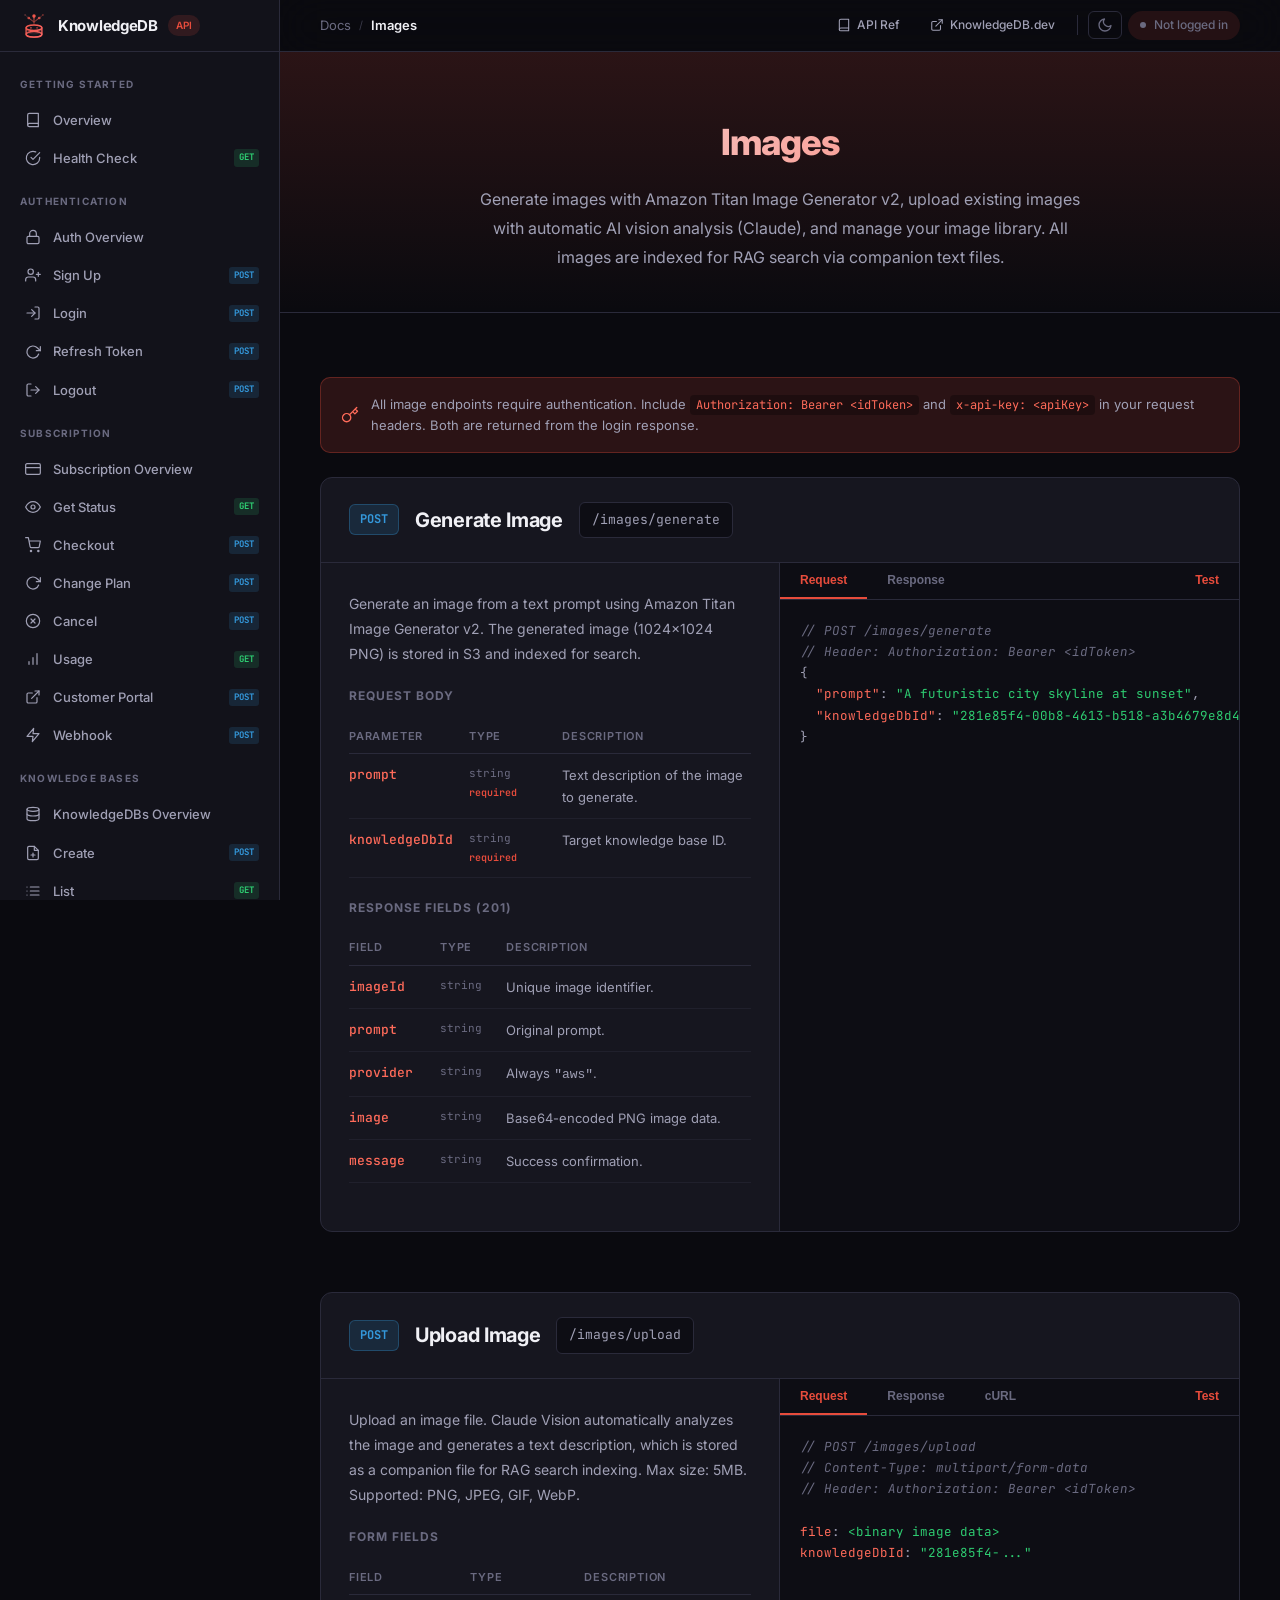
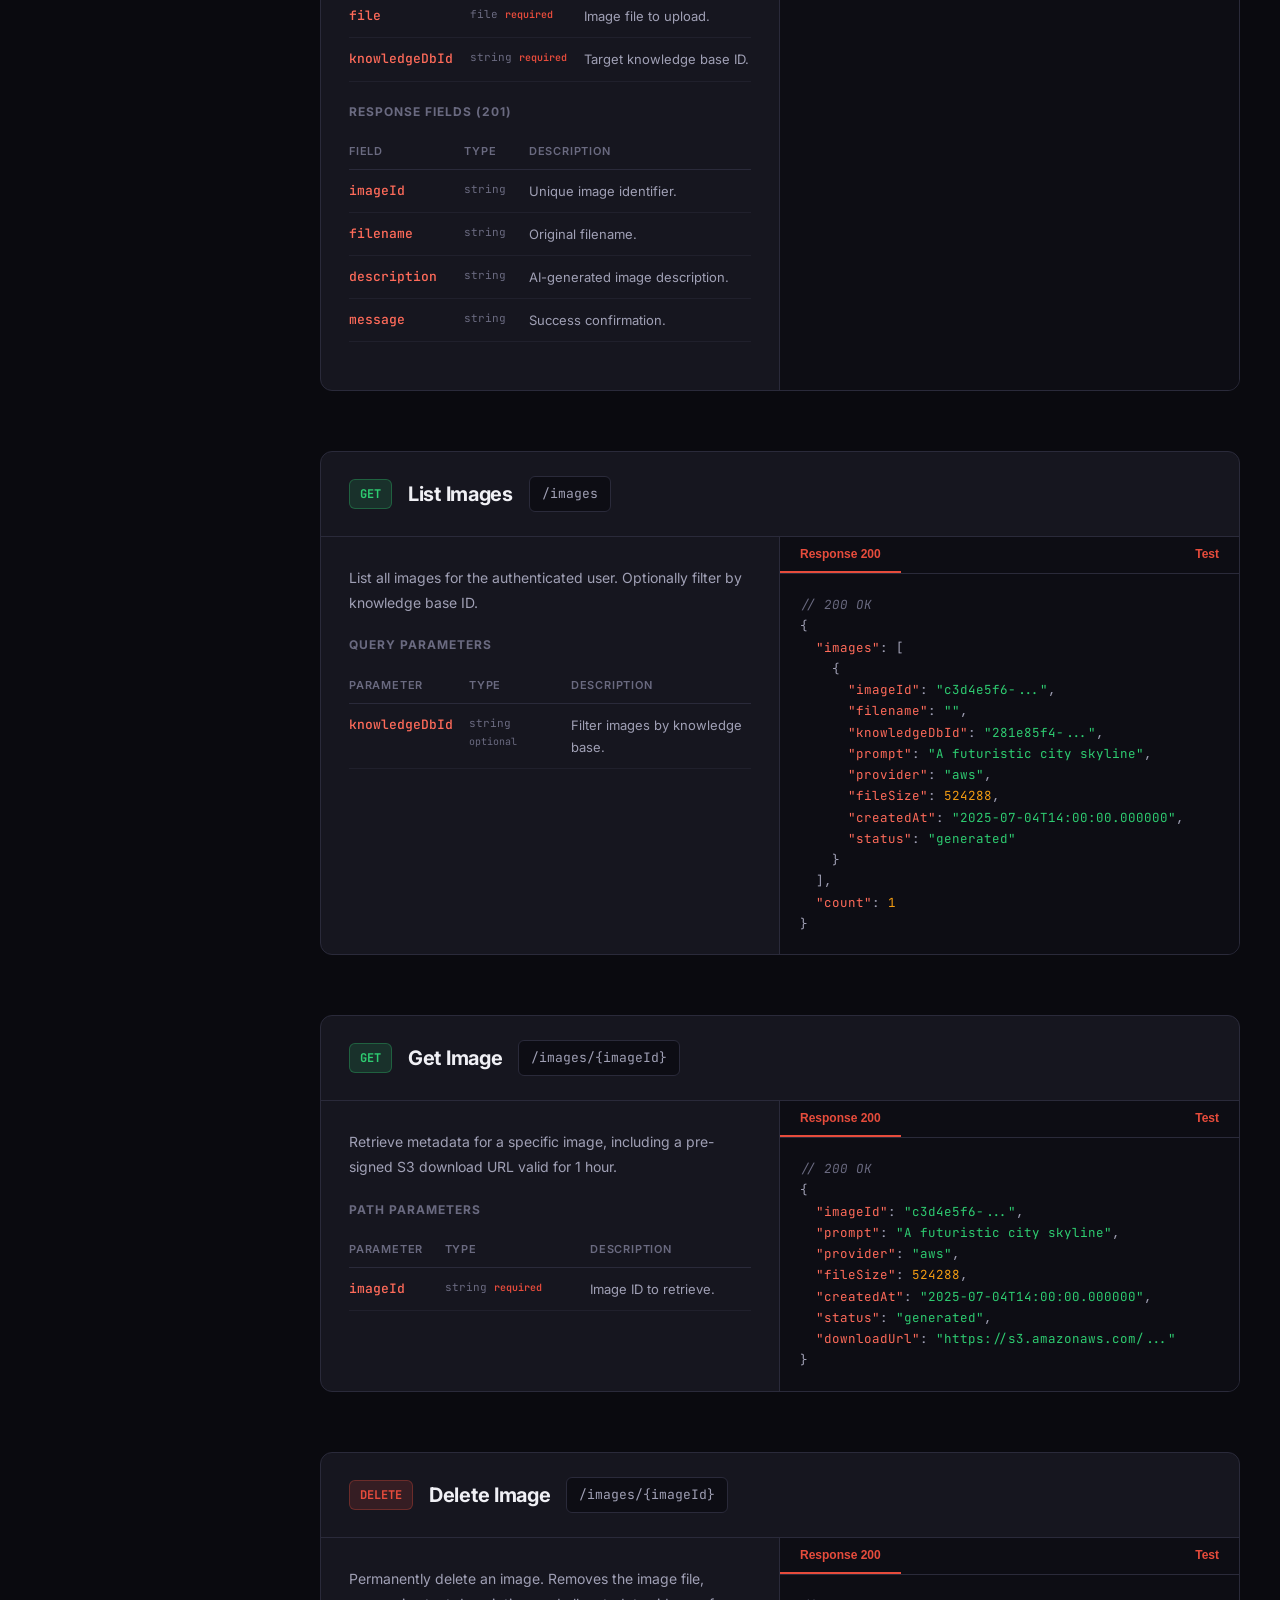
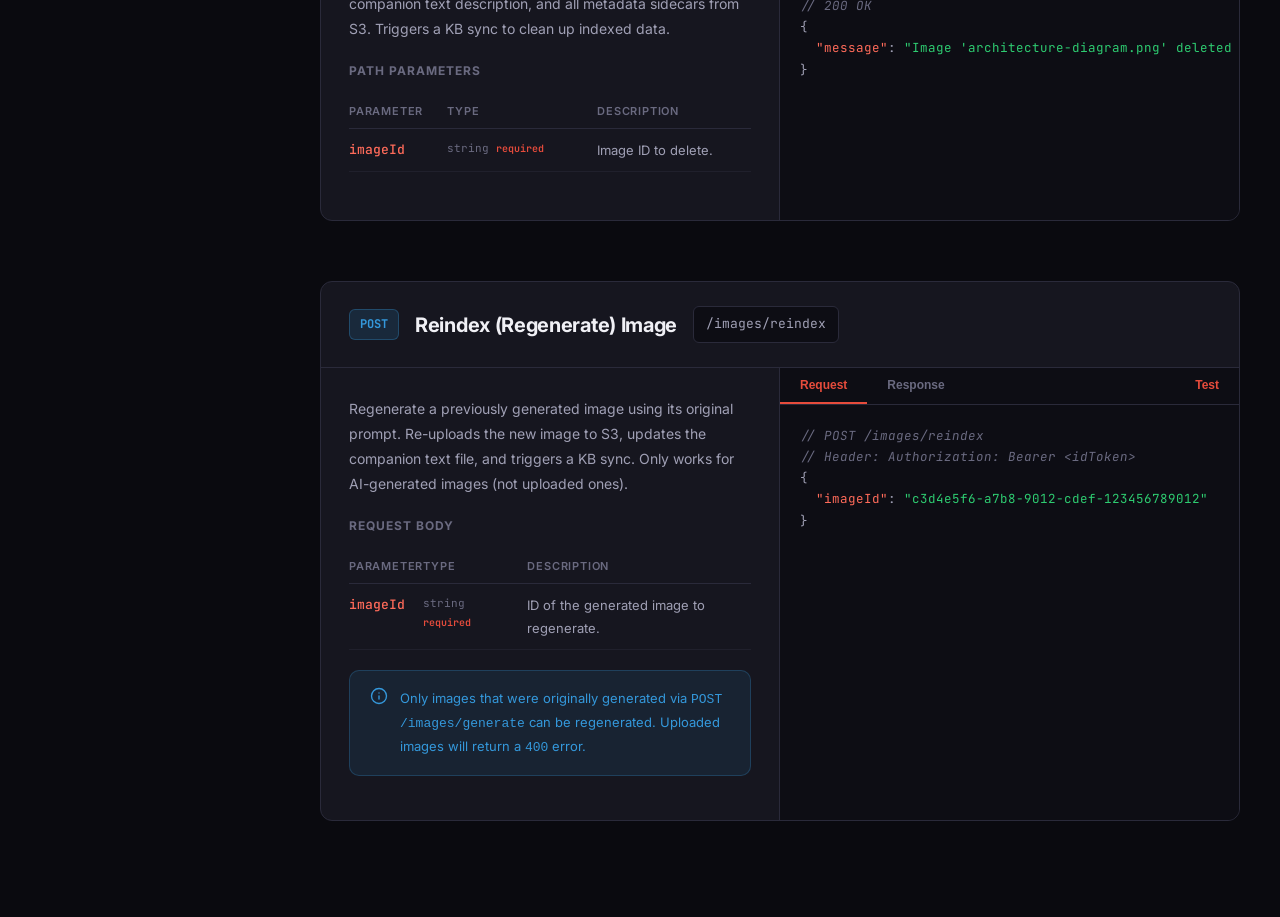
<file: api/images.html>
﻿<!DOCTYPE html>
<html lang="en">
<head>
  <meta charset="UTF-8">
  <meta name="viewport" content="width=device-width, initial-scale=1.0">
  <title>Images - KnowledgeDB API</title>
  <meta name="description" content="KnowledgeDB API images — generate images with AI, upload with automatic vision analysis, and manage your image library.">
  <link rel="stylesheet" href="styles.css">
  <link rel="icon" type="image/svg+xml" href="favicon.svg">
</head>
<body>
<div class="layout">
  <nav class="sidebar">
    <div class="sidebar-header"></div>
    <div id="sidebar-nav" class="sidebar-nav"></div>
  </nav>

  <main class="main-content">
    <div class="top-bar" data-title="Images"></div>

    <div class="page-hero">
      <h1>Images</h1>
      <p>Generate images with Amazon Titan Image Generator v2, upload existing images with automatic AI vision analysis (Claude), and manage your image library. All images are indexed for RAG search via companion text files.</p>
    </div>

    <div class="content-area">
      <div class="auth-banner">
        <span class="icon"><svg viewBox="0 0 24 24"><path d="M21 2l-2 2m-7.61 7.61a5.5 5.5 0 1 1-7.778 7.778 5.5 5.5 0 0 1 7.777-7.777zm0 0L15.5 7.5m0 0l3 3L22 7l-3-3m-3.5 3.5L19 4"/></svg></span>
        <div class="text">All image endpoints require authentication. Include <code>Authorization: Bearer &lt;idToken&gt;</code> and <code>x-api-key: &lt;apiKey&gt;</code> in your request headers. Both are returned from the login response.</div>
      </div>

      <!-- GENERATE -->
      <div class="endpoint-block" id="generate">
        <div class="endpoint-header">
          <span class="method-badge post">POST</span>
          <h2>Generate Image</h2>
          <code class="endpoint-url">/images/generate</code>
        </div>
        <div class="endpoint-body">
          <div class="endpoint-docs">
            <p>Generate an image from a text prompt using Amazon Titan Image Generator v2. The generated image (1024x1024 PNG) is stored in S3 and indexed for search.</p>
            <div class="params-title">Request Body</div>
            <table class="params-table">
              <thead><tr><th>Parameter</th><th>Type</th><th>Description</th></tr></thead>
              <tbody>
                <tr><td>prompt</td><td>string <span class="param-required">required</span></td><td>Text description of the image to generate.</td></tr>
                <tr><td>knowledgeDbId</td><td>string <span class="param-required">required</span></td><td>Target knowledge base ID.</td></tr>
              </tbody>
            </table>
            <div class="params-title">Response Fields (201)</div>
            <table class="params-table">
              <thead><tr><th>Field</th><th>Type</th><th>Description</th></tr></thead>
              <tbody>
                <tr><td>imageId</td><td>string</td><td>Unique image identifier.</td></tr>
                <tr><td>prompt</td><td>string</td><td>Original prompt.</td></tr>
                <tr><td>provider</td><td>string</td><td>Always <code>"aws"</code>.</td></tr>
                <tr><td>image</td><td>string</td><td>Base64-encoded PNG image data.</td></tr>
                <tr><td>message</td><td>string</td><td>Success confirmation.</td></tr>
              </tbody>
            </table>
          </div>
          <div class="endpoint-code">
            <div class="code-tabs">
              <button class="code-tab active" data-target="imggen-req">Request</button>
              <button class="code-tab" data-target="imggen-res">Response</button>
              <button class="code-tab test-tab" data-target="imggen-test">Test</button>
            </div>
            <div class="code-panel active" id="imggen-req">
<pre><span class="comment">// POST /images/generate</span>
<span class="comment">// Header: Authorization: Bearer &lt;idToken&gt;</span>
{
  <span class="key">"prompt"</span>: <span class="string">"A futuristic city skyline at sunset"</span>,
  <span class="key">"knowledgeDbId"</span>: <span class="string">"281e85f4-00b8-4613-b518-a3b4679e8d4c"</span>
}</pre>
            </div>
            <div class="code-panel" id="imggen-res">
<pre><span class="comment">// 201 Created</span>
{
  <span class="key">"imageId"</span>: <span class="string">"c3d4e5f6-a7b8-9012-cdef-123456789012"</span>,
  <span class="key">"prompt"</span>: <span class="string">"A futuristic city skyline at sunset"</span>,
  <span class="key">"provider"</span>: <span class="string">"aws"</span>,
  <span class="key">"knowledgeDbId"</span>: <span class="string">"281e85f4-..."</span>,
  <span class="key">"image"</span>: <span class="string">"iVBORw0KGgoAAAANSUhEUg..."</span>,
  <span class="key">"message"</span>: <span class="string">"Image generated and stored successfully"</span>
}</pre>
            </div>
            <div class="code-panel" id="imggen-test">
              <div class="test-panel">
                <div class="test-field"><label>KnowledgeDB ID</label><input type="text" id="imggen-kdb-id" placeholder="281e85f4-..."></div>
                <div class="test-field"><label>Prompt</label><textarea id="imggen-prompt" placeholder="A futuristic city skyline at sunset"></textarea></div>
                <button class="test-send" onclick="tryGenImage()">Send Request</button>
                <div class="test-response" id="imggen-response"></div>
              </div>
            </div>
          </div>
        </div>
      </div>

      <!-- UPLOAD -->
      <div class="endpoint-block" id="upload">
        <div class="endpoint-header">
          <span class="method-badge post">POST</span>
          <h2>Upload Image</h2>
          <code class="endpoint-url">/images/upload</code>
        </div>
        <div class="endpoint-body">
          <div class="endpoint-docs">
            <p>Upload an image file. Claude Vision automatically analyzes the image and generates a text description, which is stored as a companion file for RAG search indexing. Max size: 5MB. Supported: PNG, JPEG, GIF, WebP.</p>
            <div class="params-title">Form Fields</div>
            <table class="params-table">
              <thead><tr><th>Field</th><th>Type</th><th>Description</th></tr></thead>
              <tbody>
                <tr><td>file</td><td>file <span class="param-required">required</span></td><td>Image file to upload.</td></tr>
                <tr><td>knowledgeDbId</td><td>string <span class="param-required">required</span></td><td>Target knowledge base ID.</td></tr>
              </tbody>
            </table>
            <div class="params-title">Response Fields (201)</div>
            <table class="params-table">
              <thead><tr><th>Field</th><th>Type</th><th>Description</th></tr></thead>
              <tbody>
                <tr><td>imageId</td><td>string</td><td>Unique image identifier.</td></tr>
                <tr><td>filename</td><td>string</td><td>Original filename.</td></tr>
                <tr><td>description</td><td>string</td><td>AI-generated image description.</td></tr>
                <tr><td>message</td><td>string</td><td>Success confirmation.</td></tr>
              </tbody>
            </table>
          </div>
          <div class="endpoint-code">
            <div class="code-tabs">
              <button class="code-tab active" data-target="imgup-req">Request</button>
              <button class="code-tab" data-target="imgup-res">Response</button>
              <button class="code-tab" data-target="imgup-curl">cURL</button>
              <button class="code-tab test-tab" data-target="imgup-test">Test</button>
            </div>
            <div class="code-panel active" id="imgup-req">
<pre><span class="comment">// POST /images/upload</span>
<span class="comment">// Content-Type: multipart/form-data</span>
<span class="comment">// Header: Authorization: Bearer &lt;idToken&gt;</span>

<span class="key">file</span>: <span class="string">&lt;binary image data&gt;</span>
<span class="key">knowledgeDbId</span>: <span class="string">"281e85f4-..."</span></pre>
            </div>
            <div class="code-panel" id="imgup-res">
<pre><span class="comment">// 201 Created</span>
{
  <span class="key">"imageId"</span>: <span class="string">"d4e5f6a7-b8c9-0123-defg-234567890123"</span>,
  <span class="key">"filename"</span>: <span class="string">"architecture-diagram.png"</span>,
  <span class="key">"knowledgeDbId"</span>: <span class="string">"281e85f4-..."</span>,
  <span class="key">"description"</span>: <span class="string">"The image shows a system architecture diagram with microservices connected via an API gateway..."</span>,
  <span class="key">"message"</span>: <span class="string">"Image uploaded and processed successfully"</span>
}</pre>
            </div>
            <div class="code-panel" id="imgup-curl">
<pre><span class="comment"># cURL example</span>
curl -X POST \
  https://fgbpqt2pq6.execute-api.us-east-1.amazonaws.com/prod/images/upload \
  -H <span class="string">"Authorization: Bearer &lt;idToken&gt;"</span> \
  -F <span class="string">"file=@./diagram.png"</span> \
  -F <span class="string">"knowledgeDbId=281e85f4-..."</span></pre>
            </div>
            <div class="code-panel" id="imgup-test">
              <div class="test-panel">
                <div class="test-field">
                  <label>KnowledgeDB ID</label>
                  <input type="text" id="imgup-kdb-id" placeholder="281e85f4-00b8-4613-b518-a3b4679e8d4c">
                </div>
                <div class="test-field">
                  <label>Image File</label>
                  <input type="file" id="imgup-file" accept=".png,.jpg,.jpeg,.gif,.webp">
                </div>
                <button class="test-send" onclick="tryUploadImage()">Send Request</button>
                <div class="test-response" id="imgup-response"></div>
              </div>
            </div>
          </div>
        </div>
      </div>

      <!-- LIST -->
      <div class="endpoint-block" id="list">
        <div class="endpoint-header"><span class="method-badge get">GET</span><h2>List Images</h2><code class="endpoint-url">/images</code></div>
        <div class="endpoint-body">
          <div class="endpoint-docs">
            <p>List all images for the authenticated user. Optionally filter by knowledge base ID.</p>
            <div class="params-title">Query Parameters</div>
            <table class="params-table"><thead><tr><th>Parameter</th><th>Type</th><th>Description</th></tr></thead><tbody>
              <tr><td>knowledgeDbId</td><td>string <span class="param-optional">optional</span></td><td>Filter images by knowledge base.</td></tr>
            </tbody></table>
          </div>
          <div class="endpoint-code">
            <div class="code-tabs"><button class="code-tab active" data-target="imglist-res">Response 200</button><button class="code-tab test-tab" data-target="imglist-test">Test</button></div>
            <div class="code-panel active" id="imglist-res">
<pre><span class="comment">// 200 OK</span>
{
  <span class="key">"images"</span>: [
    {
      <span class="key">"imageId"</span>: <span class="string">"c3d4e5f6-..."</span>,
      <span class="key">"filename"</span>: <span class="string">""</span>,
      <span class="key">"knowledgeDbId"</span>: <span class="string">"281e85f4-..."</span>,
      <span class="key">"prompt"</span>: <span class="string">"A futuristic city skyline"</span>,
      <span class="key">"provider"</span>: <span class="string">"aws"</span>,
      <span class="key">"fileSize"</span>: <span class="number">524288</span>,
      <span class="key">"createdAt"</span>: <span class="string">"2025-07-04T14:00:00.000000"</span>,
      <span class="key">"status"</span>: <span class="string">"generated"</span>
    }
  ],
  <span class="key">"count"</span>: <span class="number">1</span>
}</pre>
            </div>
            <div class="code-panel" id="imglist-test">
              <div class="test-panel">
                <div class="test-field">
                  <label>KnowledgeDB ID <span style="opacity:0.5">(optional filter)</span></label>
                  <input type="text" id="imglist-kdb-id" placeholder="281e85f4-00b8-4613-b518-a3b4679e8d4c">
                </div>
                <button class="test-send" onclick="tryListImages()">Send Request</button>
                <div class="test-response" id="imglist-response"></div>
              </div>
            </div>
          </div>
        </div>
      </div>

      <!-- GET IMAGE -->
      <div class="endpoint-block" id="get">
        <div class="endpoint-header"><span class="method-badge get">GET</span><h2>Get Image</h2><code class="endpoint-url">/images/{imageId}</code></div>
        <div class="endpoint-body">
          <div class="endpoint-docs">
            <p>Retrieve metadata for a specific image, including a pre-signed S3 download URL valid for 1 hour.</p>
            <div class="params-title">Path Parameters</div>
            <table class="params-table"><thead><tr><th>Parameter</th><th>Type</th><th>Description</th></tr></thead><tbody>
              <tr><td>imageId</td><td>string <span class="param-required">required</span></td><td>Image ID to retrieve.</td></tr>
            </tbody></table>
          </div>
          <div class="endpoint-code">
            <div class="code-tabs"><button class="code-tab active" data-target="imgget-res">Response 200</button><button class="code-tab test-tab" data-target="imgget-test">Test</button></div>
            <div class="code-panel active" id="imgget-res">
<pre><span class="comment">// 200 OK</span>
{
  <span class="key">"imageId"</span>: <span class="string">"c3d4e5f6-..."</span>,
  <span class="key">"prompt"</span>: <span class="string">"A futuristic city skyline"</span>,
  <span class="key">"provider"</span>: <span class="string">"aws"</span>,
  <span class="key">"fileSize"</span>: <span class="number">524288</span>,
  <span class="key">"createdAt"</span>: <span class="string">"2025-07-04T14:00:00.000000"</span>,
  <span class="key">"status"</span>: <span class="string">"generated"</span>,
  <span class="key">"downloadUrl"</span>: <span class="string">"https://s3.amazonaws.com/..."</span>
}</pre>
            </div>
            <div class="code-panel" id="imgget-test">
              <div class="test-panel">
                <div class="test-field">
                  <label>Image ID</label>
                  <input type="text" id="imgget-id" placeholder="c3d4e5f6-a7b8-9012-cdef-123456789012">
                </div>
                <button class="test-send" onclick="tryGetImage()">Send Request</button>
                <div class="test-response" id="imgget-response"></div>
              </div>
            </div>
          </div>
        </div>
      </div>

      <!-- DELETE -->
      <div class="endpoint-block" id="delete">
        <div class="endpoint-header"><span class="method-badge delete">DELETE</span><h2>Delete Image</h2><code class="endpoint-url">/images/{imageId}</code></div>
        <div class="endpoint-body">
          <div class="endpoint-docs">
            <p>Permanently delete an image. Removes the image file, companion text description, and all metadata sidecars from S3. Triggers a KB sync to clean up indexed data.</p>
            <div class="params-title">Path Parameters</div>
            <table class="params-table"><thead><tr><th>Parameter</th><th>Type</th><th>Description</th></tr></thead><tbody>
              <tr><td>imageId</td><td>string <span class="param-required">required</span></td><td>Image ID to delete.</td></tr>
            </tbody></table>
          </div>
          <div class="endpoint-code">
            <div class="code-tabs"><button class="code-tab active" data-target="imgdel-res">Response 200</button><button class="code-tab test-tab" data-target="imgdel-test">Test</button></div>
            <div class="code-panel active" id="imgdel-res">
<pre><span class="comment">// 200 OK</span>
{
  <span class="key">"message"</span>: <span class="string">"Image 'architecture-diagram.png' deleted successfully"</span>
}</pre>
            </div>
            <div class="code-panel" id="imgdel-test">
              <div class="test-panel">
                <div class="test-field">
                  <label>Image ID</label>
                  <input type="text" id="imgdel-id" placeholder="c3d4e5f6-a7b8-9012-cdef-123456789012">
                </div>
                <button class="test-send" onclick="tryDeleteImage()">Send Request</button>
                <div class="test-response" id="imgdel-response"></div>
              </div>
            </div>
          </div>
        </div>
      </div>

      <!-- REINDEX -->
      <div class="endpoint-block" id="reindex">
        <div class="endpoint-header"><span class="method-badge post">POST</span><h2>Reindex (Regenerate) Image</h2><code class="endpoint-url">/images/reindex</code></div>
        <div class="endpoint-body">
          <div class="endpoint-docs">
            <p>Regenerate a previously generated image using its original prompt. Re-uploads the new image to S3, updates the companion text file, and triggers a KB sync. Only works for AI-generated images (not uploaded ones).</p>
            <div class="params-title">Request Body</div>
            <table class="params-table"><thead><tr><th>Parameter</th><th>Type</th><th>Description</th></tr></thead><tbody>
              <tr><td>imageId</td><td>string <span class="param-required">required</span></td><td>ID of the generated image to regenerate.</td></tr>
            </tbody></table>
            <div class="info-box note">
              <svg viewBox="0 0 24 24"><circle cx="12" cy="12" r="10"/><line x1="12" y1="16" x2="12" y2="12"/><line x1="12" y1="8" x2="12.01" y2="8"/></svg>
              <div>Only images that were originally generated via <code>POST /images/generate</code> can be regenerated. Uploaded images will return a <code>400</code> error.</div>
            </div>
          </div>
          <div class="endpoint-code">
            <div class="code-tabs">
              <button class="code-tab active" data-target="imgreindex-req">Request</button>
              <button class="code-tab" data-target="imgreindex-res">Response</button>
              <button class="code-tab test-tab" data-target="imgreindex-test">Test</button>
            </div>
            <div class="code-panel active" id="imgreindex-req">
<pre><span class="comment">// POST /images/reindex</span>
<span class="comment">// Header: Authorization: Bearer &lt;idToken&gt;</span>
{
  <span class="key">"imageId"</span>: <span class="string">"c3d4e5f6-a7b8-9012-cdef-123456789012"</span>
}</pre>
            </div>
            <div class="code-panel" id="imgreindex-res">
<pre><span class="comment">// 200 OK</span>
{
  <span class="key">"imageId"</span>: <span class="string">"c3d4e5f6-a7b8-9012-cdef-123456789012"</span>,
  <span class="key">"prompt"</span>: <span class="string">"A futuristic city skyline at sunset"</span>,
  <span class="key">"provider"</span>: <span class="string">"aws"</span>,
  <span class="key">"message"</span>: <span class="string">"Image regenerated successfully"</span>
}</pre>
            </div>
            <div class="code-panel" id="imgreindex-test">
              <div class="test-panel">
                <div class="test-field">
                  <label>Image ID</label>
                  <input type="text" id="imgreindex-id" placeholder="c3d4e5f6-a7b8-9012-cdef-123456789012">
                </div>
                <button class="test-send" onclick="tryReindexImage()">Send Request</button>
                <div class="test-response" id="imgreindex-response"></div>
              </div>
            </div>
          </div>
        </div>
      </div>

    </div>
  </main>
</div>
<script src="icons.js"></script>
<script src="app.js"></script>
<script>
async function tryGenImage() {
  showLoading('imggen-response');
  try {
    const { status, data } = await apiRequest('POST', '/images/generate', {
      prompt: document.getElementById('imggen-prompt').value,
      knowledgeDbId: document.getElementById('imggen-kdb-id').value
    });
    renderResponse('imggen-response', status, data);
  } catch(e) { renderResponse('imggen-response', 0, { error: e.message }); }
}

async function tryUploadImage() {
  showLoading('imgup-response');
  try {
    const fileInput = document.getElementById('imgup-file');
    const kdbId = document.getElementById('imgup-kdb-id').value;
    if (!fileInput.files[0]) { renderResponse('imgup-response', 400, { error: 'Select an image file' }); return; }
    const formData = new FormData();
    formData.append('file', fileInput.files[0]);
    formData.append('knowledgeDbId', kdbId);
    const { status, data } = await apiRequest('POST', '/images/upload', formData, true, true);
    renderResponse('imgup-response', status, data);
  } catch(e) { renderResponse('imgup-response', 0, { error: e.message }); }
}

async function tryListImages() {
  showLoading('imglist-response');
  try {
    const kdbId = document.getElementById('imglist-kdb-id').value;
    const path = kdbId ? '/images?knowledgeDbId=' + encodeURIComponent(kdbId) : '/images';
    const { status, data } = await apiRequest('GET', path);
    renderResponse('imglist-response', status, data);
  } catch(e) { renderResponse('imglist-response', 0, { error: e.message }); }
}

async function tryGetImage() {
  showLoading('imgget-response');
  try {
    const imgId = document.getElementById('imgget-id').value;
    if (!imgId) { renderResponse('imgget-response', 400, { error: 'Enter an image ID' }); return; }
    const { status, data } = await apiRequest('GET', '/images/' + encodeURIComponent(imgId));
    renderResponse('imgget-response', status, data);
  } catch(e) { renderResponse('imgget-response', 0, { error: e.message }); }
}

async function tryDeleteImage() {
  showLoading('imgdel-response');
  try {
    const imgId = document.getElementById('imgdel-id').value;
    if (!imgId) { renderResponse('imgdel-response', 400, { error: 'Enter an image ID' }); return; }
    const { status, data } = await apiRequest('DELETE', '/images/' + encodeURIComponent(imgId));
    renderResponse('imgdel-response', status, data);
  } catch(e) { renderResponse('imgdel-response', 0, { error: e.message }); }
}

async function tryReindexImage() {
  showLoading('imgreindex-response');
  try {
    const imgId = document.getElementById('imgreindex-id').value;
    if (!imgId) { renderResponse('imgreindex-response', 400, { error: 'Enter an image ID' }); return; }
    const { status, data } = await apiRequest('POST', '/images/reindex', { imageId: imgId });
    renderResponse('imgreindex-response', status, data);
  } catch(e) { renderResponse('imgreindex-response', 0, { error: e.message }); }
}
</script>
</body>
</html>
</file>
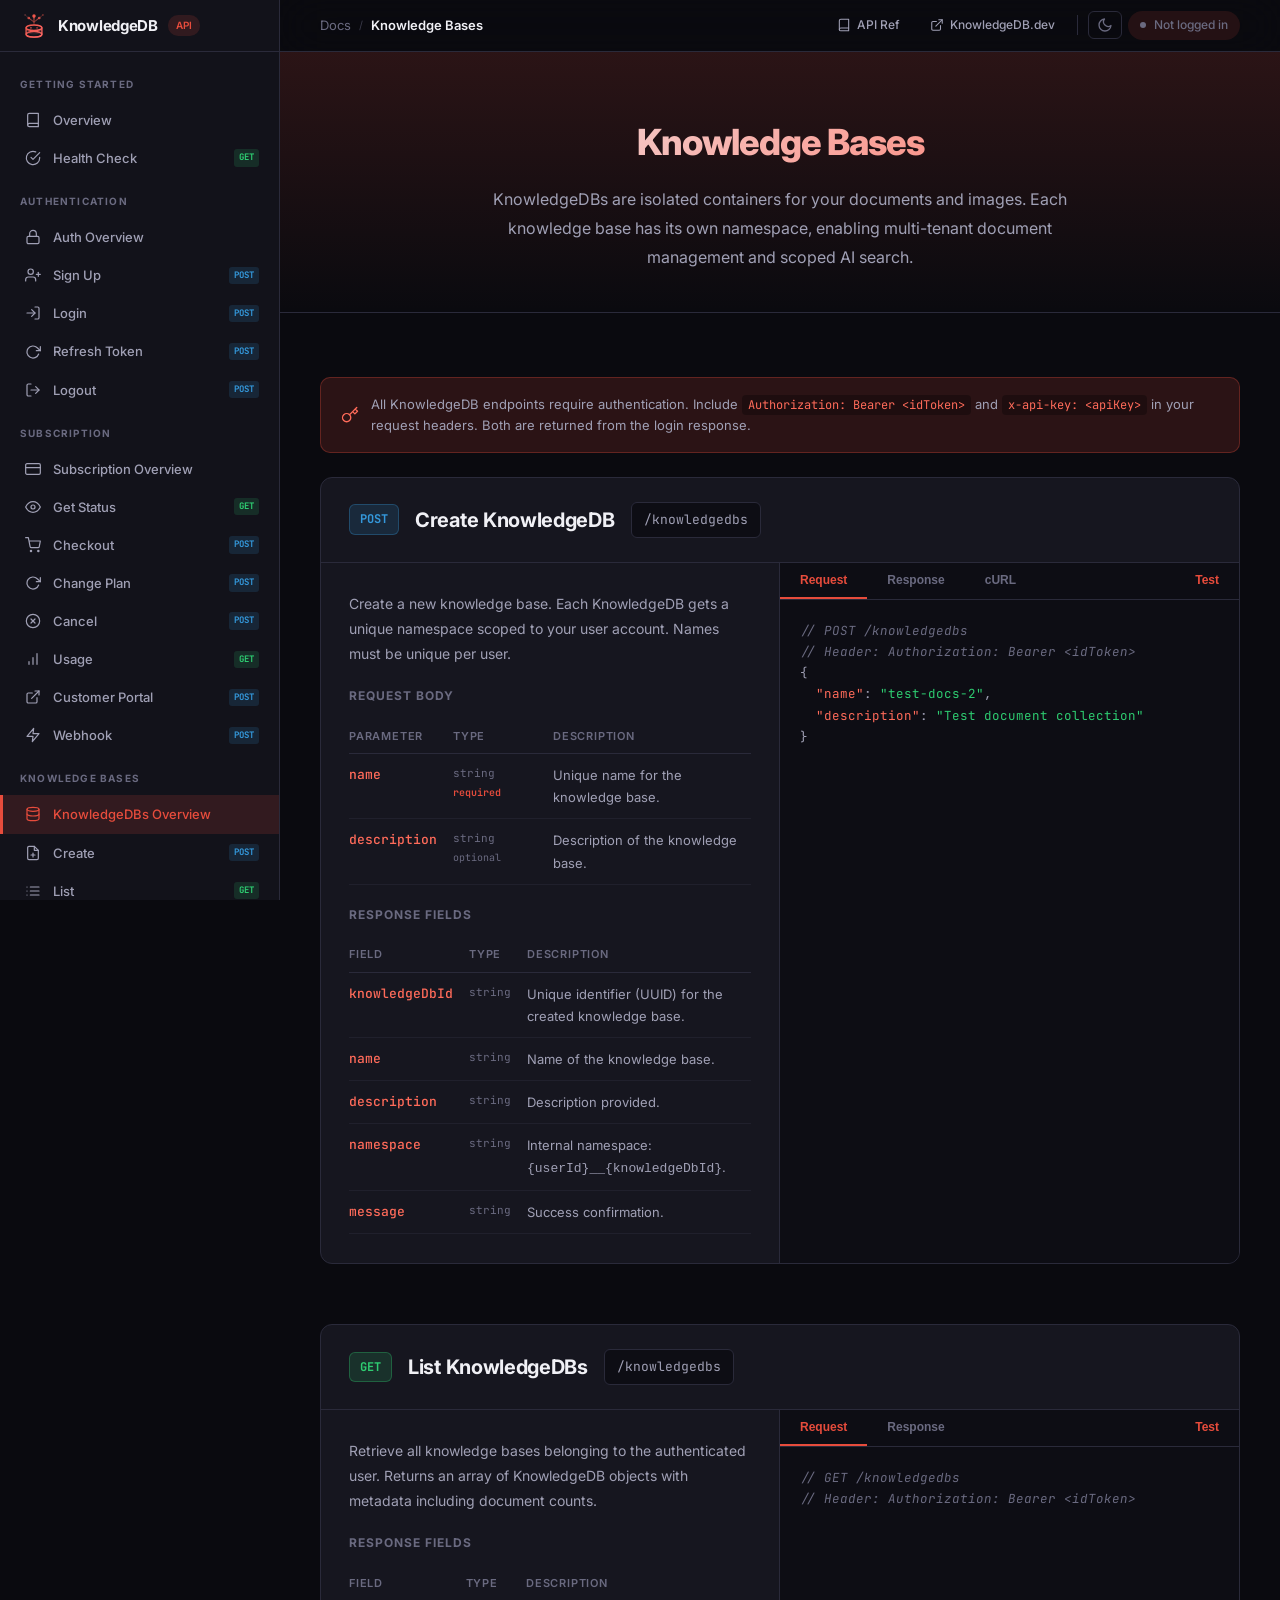
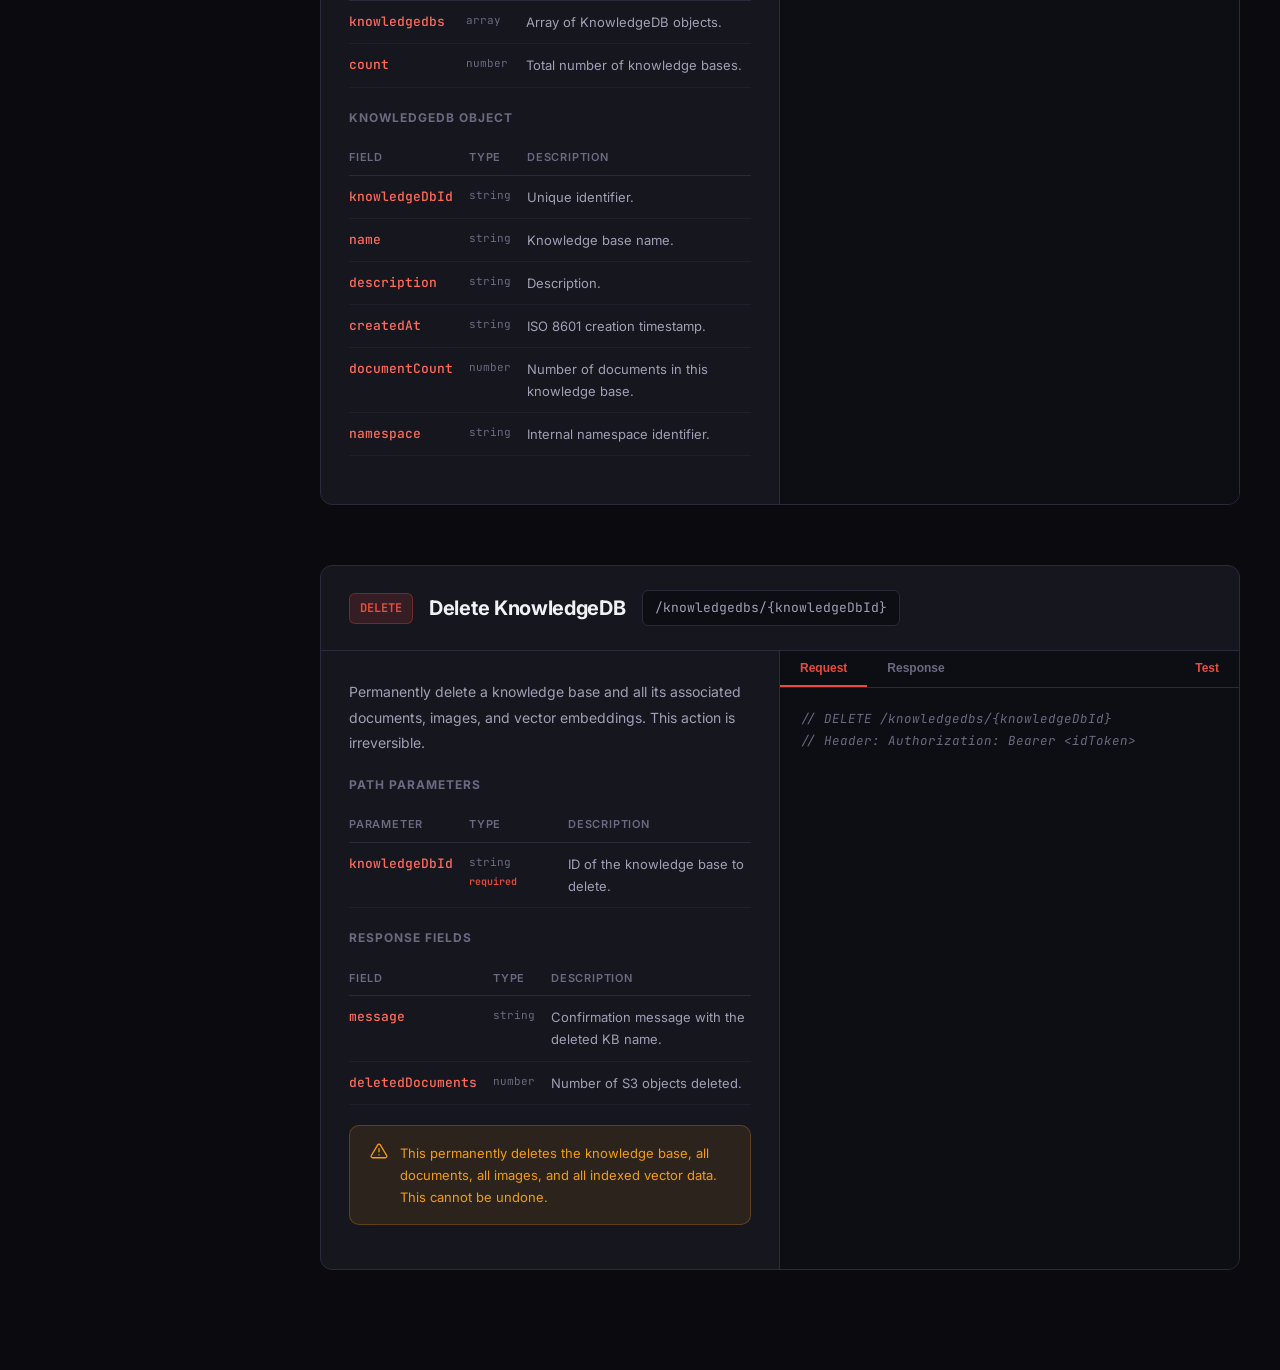
<file: api/knowledgedbs.html>
﻿<!DOCTYPE html>
<html lang="en">
<head>
  <meta charset="UTF-8">
  <meta name="viewport" content="width=device-width, initial-scale=1.0">
  <title>Knowledge Bases - KnowledgeDB API</title>
  <meta name="description" content="KnowledgeDB API knowledge bases — create, list, and delete isolated document containers for multi-tenant RAG search.">
  <link rel="stylesheet" href="styles.css">
  <link rel="icon" type="image/svg+xml" href="favicon.svg">
</head>
<body>
<div class="layout">
  <nav class="sidebar">
    <div class="sidebar-header"></div>
    <div id="sidebar-nav" class="sidebar-nav"></div>
  </nav>
  <main class="main-content">
    <div class="top-bar" data-title="Knowledge Bases"></div>
    <div class="page-hero">
      <h1>Knowledge Bases</h1>
      <p>KnowledgeDBs are isolated containers for your documents and images. Each knowledge base has its own namespace, enabling multi-tenant document management and scoped AI search.</p>
    </div>
    <div class="content-area">
      <div class="auth-banner">
        <span class="icon"><svg viewBox="0 0 24 24"><path d="M21 2l-2 2m-7.61 7.61a5.5 5.5 0 1 1-7.778 7.778 5.5 5.5 0 0 1 7.777-7.777zm0 0L15.5 7.5m0 0l3 3L22 7l-3-3m-3.5 3.5L19 4"/></svg></span>
        <div class="text">All KnowledgeDB endpoints require authentication. Include <code>Authorization: Bearer &lt;idToken&gt;</code> and <code>x-api-key: &lt;apiKey&gt;</code> in your request headers. Both are returned from the login response.</div>
      </div>

      <!-- CREATE -->
      <div class="endpoint-block" id="create">
        <div class="endpoint-header"><span class="method-badge post">POST</span><h2>Create KnowledgeDB</h2><code class="endpoint-url">/knowledgedbs</code></div>
        <div class="endpoint-body">
          <div class="endpoint-docs">
            <p>Create a new knowledge base. Each KnowledgeDB gets a unique namespace scoped to your user account. Names must be unique per user.</p>
            <div class="params-title">Request Body</div>
            <table class="params-table"><thead><tr><th>Parameter</th><th>Type</th><th>Description</th></tr></thead><tbody>
              <tr><td>name</td><td>string <span class="param-required">required</span></td><td>Unique name for the knowledge base.</td></tr>
              <tr><td>description</td><td>string <span class="param-optional">optional</span></td><td>Description of the knowledge base.</td></tr>
            </tbody></table>
            <div class="params-title">Response Fields</div>
            <table class="params-table"><thead><tr><th>Field</th><th>Type</th><th>Description</th></tr></thead><tbody>
              <tr><td>knowledgeDbId</td><td>string</td><td>Unique identifier (UUID) for the created knowledge base.</td></tr>
              <tr><td>name</td><td>string</td><td>Name of the knowledge base.</td></tr>
              <tr><td>description</td><td>string</td><td>Description provided.</td></tr>
              <tr><td>namespace</td><td>string</td><td>Internal namespace: <code>{userId}__{knowledgeDbId}</code>.</td></tr>
              <tr><td>message</td><td>string</td><td>Success confirmation.</td></tr>
            </tbody></table>
          </div>
          <div class="endpoint-code">
            <div class="code-tabs">
              <button class="code-tab active" data-target="create-req">Request</button>
              <button class="code-tab" data-target="create-res">Response</button>
              <button class="code-tab" data-target="create-curl">cURL</button>
              <button class="code-tab test-tab" data-target="create-test">Test</button>
            </div>
            <div class="code-panel active" id="create-req"><pre><span class="comment">// POST /knowledgedbs</span>
<span class="comment">// Header: Authorization: Bearer &lt;idToken&gt;</span>
{
  <span class="key">"name"</span>: <span class="string">"test-docs-2"</span>,
  <span class="key">"description"</span>: <span class="string">"Test document collection"</span>
}</pre></div>
            <div class="code-panel" id="create-res"><pre><span class="comment">// 201 Created</span>
{
  <span class="key">"knowledgeDbId"</span>: <span class="string">"281e85f4-00b8-4613-b518-a3b4679e8d4c"</span>,
  <span class="key">"name"</span>: <span class="string">"test-docs-2"</span>,
  <span class="key">"description"</span>: <span class="string">"Test document collection"</span>,
  <span class="key">"namespace"</span>: <span class="string">"f4789468-7021-...281e85f4-00b8-..."</span>,
  <span class="key">"message"</span>: <span class="string">"KnowledgeDB created successfully"</span>
}</pre></div>
            <div class="code-panel" id="create-curl"><pre><span class="comment"># cURL example</span>
curl -X POST \
  https://fgbpqt2pq6.execute-api.us-east-1.amazonaws.com/prod/knowledgedbs \
  -H <span class="string">"Content-Type: application/json"</span> \
  -H <span class="string">"Authorization: Bearer &lt;idToken&gt;"</span> \
  -d '{ "name": "my-docs", "description": "My document collection" }'</pre></div>
            <div class="code-panel" id="create-test">
              <div class="test-panel">
                <div class="test-field"><label>Name</label><input type="text" id="create-name" placeholder="my-knowledge-base"></div>
                <div class="test-field"><label>Description</label><input type="text" id="create-desc" placeholder="A collection of technical docs"></div>
                <button class="test-send" onclick="tryCreateKdb()">Send Request</button>
                <div class="test-response" id="create-response"></div>
              </div>
            </div>
          </div>
        </div>
      </div>

      <!-- LIST -->
      <div class="endpoint-block" id="list">
        <div class="endpoint-header"><span class="method-badge get">GET</span><h2>List KnowledgeDBs</h2><code class="endpoint-url">/knowledgedbs</code></div>
        <div class="endpoint-body">
          <div class="endpoint-docs">
            <p>Retrieve all knowledge bases belonging to the authenticated user. Returns an array of KnowledgeDB objects with metadata including document counts.</p>
            <div class="params-title">Response Fields</div>
            <table class="params-table"><thead><tr><th>Field</th><th>Type</th><th>Description</th></tr></thead><tbody>
              <tr><td>knowledgedbs</td><td>array</td><td>Array of KnowledgeDB objects.</td></tr>
              <tr><td>count</td><td>number</td><td>Total number of knowledge bases.</td></tr>
            </tbody></table>
            <div class="params-title">KnowledgeDB Object</div>
            <table class="params-table"><thead><tr><th>Field</th><th>Type</th><th>Description</th></tr></thead><tbody>
              <tr><td>knowledgeDbId</td><td>string</td><td>Unique identifier.</td></tr>
              <tr><td>name</td><td>string</td><td>Knowledge base name.</td></tr>
              <tr><td>description</td><td>string</td><td>Description.</td></tr>
              <tr><td>createdAt</td><td>string</td><td>ISO 8601 creation timestamp.</td></tr>
              <tr><td>documentCount</td><td>number</td><td>Number of documents in this knowledge base.</td></tr>
              <tr><td>namespace</td><td>string</td><td>Internal namespace identifier.</td></tr>
            </tbody></table>
          </div>
          <div class="endpoint-code">
            <div class="code-tabs">
              <button class="code-tab active" data-target="list-req">Request</button>
              <button class="code-tab" data-target="list-res">Response</button>
              <button class="code-tab test-tab" data-target="list-test">Test</button>
            </div>
            <div class="code-panel active" id="list-req"><pre><span class="comment">// GET /knowledgedbs</span>
<span class="comment">// Header: Authorization: Bearer &lt;idToken&gt;</span></pre></div>
            <div class="code-panel" id="list-res"><pre><span class="comment">// 200 OK</span>
{
  <span class="key">"knowledgedbs"</span>: [
    {
      <span class="key">"knowledgeDbId"</span>: <span class="string">"281e85f4-00b8-4613-b518-a3b4679e8d4c"</span>,
      <span class="key">"name"</span>: <span class="string">"test-docs-2"</span>,
      <span class="key">"description"</span>: <span class="string">"Test document collection"</span>,
      <span class="key">"createdAt"</span>: <span class="string">"2025-07-04T11:51:59.000000"</span>,
      <span class="key">"documentCount"</span>: <span class="number">3</span>,
      <span class="key">"namespace"</span>: <span class="string">"f4789468-...281e85f4-..."</span>
    }
  ],
  <span class="key">"count"</span>: <span class="number">1</span>
}</pre></div>
            <div class="code-panel" id="list-test">
              <div class="test-panel">
                <button class="test-send" onclick="tryListKdb()">Send Request</button>
                <div class="test-response" id="list-response"></div>
              </div>
            </div>
          </div>
        </div>
      </div>

      <!-- DELETE -->
      <div class="endpoint-block" id="delete">
        <div class="endpoint-header"><span class="method-badge delete">DELETE</span><h2>Delete KnowledgeDB</h2><code class="endpoint-url">/knowledgedbs/{knowledgeDbId}</code></div>
        <div class="endpoint-body">
          <div class="endpoint-docs">
            <p>Permanently delete a knowledge base and all its associated documents, images, and vector embeddings. This action is irreversible.</p>
            <div class="params-title">Path Parameters</div>
            <table class="params-table"><thead><tr><th>Parameter</th><th>Type</th><th>Description</th></tr></thead><tbody>
              <tr><td>knowledgeDbId</td><td>string <span class="param-required">required</span></td><td>ID of the knowledge base to delete.</td></tr>
            </tbody></table>
            <div class="params-title">Response Fields</div>
            <table class="params-table"><thead><tr><th>Field</th><th>Type</th><th>Description</th></tr></thead><tbody>
              <tr><td>message</td><td>string</td><td>Confirmation message with the deleted KB name.</td></tr>
              <tr><td>deletedDocuments</td><td>number</td><td>Number of S3 objects deleted.</td></tr>
            </tbody></table>
            <div class="info-box warning">
              <svg viewBox="0 0 24 24"><path d="M10.29 3.86L1.82 18a2 2 0 0 0 1.71 3h16.94a2 2 0 0 0 1.71-3L13.71 3.86a2 2 0 0 0-3.42 0z"/><line x1="12" y1="9" x2="12" y2="13"/><line x1="12" y1="17" x2="12.01" y2="17"/></svg>
              <div>This permanently deletes the knowledge base, all documents, all images, and all indexed vector data. This cannot be undone.</div>
            </div>
          </div>
          <div class="endpoint-code">
            <div class="code-tabs">
              <button class="code-tab active" data-target="delete-req">Request</button>
              <button class="code-tab" data-target="delete-res">Response</button>
              <button class="code-tab test-tab" data-target="delete-test">Test</button>
            </div>
            <div class="code-panel active" id="delete-req"><pre><span class="comment">// DELETE /knowledgedbs/{knowledgeDbId}</span>
<span class="comment">// Header: Authorization: Bearer &lt;idToken&gt;</span></pre></div>
            <div class="code-panel" id="delete-res"><pre><span class="comment">// 200 OK</span>
{
  <span class="key">"message"</span>: <span class="string">"KnowledgeDB 'test-docs-2' and all associated documents deleted successfully"</span>,
  <span class="key">"deletedDocuments"</span>: <span class="number">6</span>
}</pre></div>
            <div class="code-panel" id="delete-test">
              <div class="test-panel">
                <div class="test-field"><label>KnowledgeDB ID</label><input type="text" id="delete-kdb-id" placeholder="281e85f4-00b8-4613-b518-a3b4679e8d4c"></div>
                <button class="test-send" onclick="tryDeleteKdb()">Send Request</button>
                <div class="test-response" id="delete-response"></div>
              </div>
            </div>
          </div>
        </div>
      </div>
    </div>
  </main>
</div>
<script src="icons.js"></script>
<script src="app.js"></script>
<script>
async function tryCreateKdb() {
  showLoading('create-response');
  try { const { status, data } = await apiRequest('POST', '/knowledgedbs', { name: document.getElementById('create-name').value, description: document.getElementById('create-desc').value }); renderResponse('create-response', status, data); } catch(e) { renderResponse('create-response', 0, { error: e.message }); }
}
async function tryListKdb() {
  showLoading('list-response');
  try { const { status, data } = await apiRequest('GET', '/knowledgedbs'); renderResponse('list-response', status, data); } catch(e) { renderResponse('list-response', 0, { error: e.message }); }
}
async function tryDeleteKdb() {
  showLoading('delete-response');
  try { const id = document.getElementById('delete-kdb-id').value; const { status, data } = await apiRequest('DELETE', `/knowledgedbs/${id}`); renderResponse('delete-response', status, data); } catch(e) { renderResponse('delete-response', 0, { error: e.message }); }
}
</script>
</body>
</html>
</file>
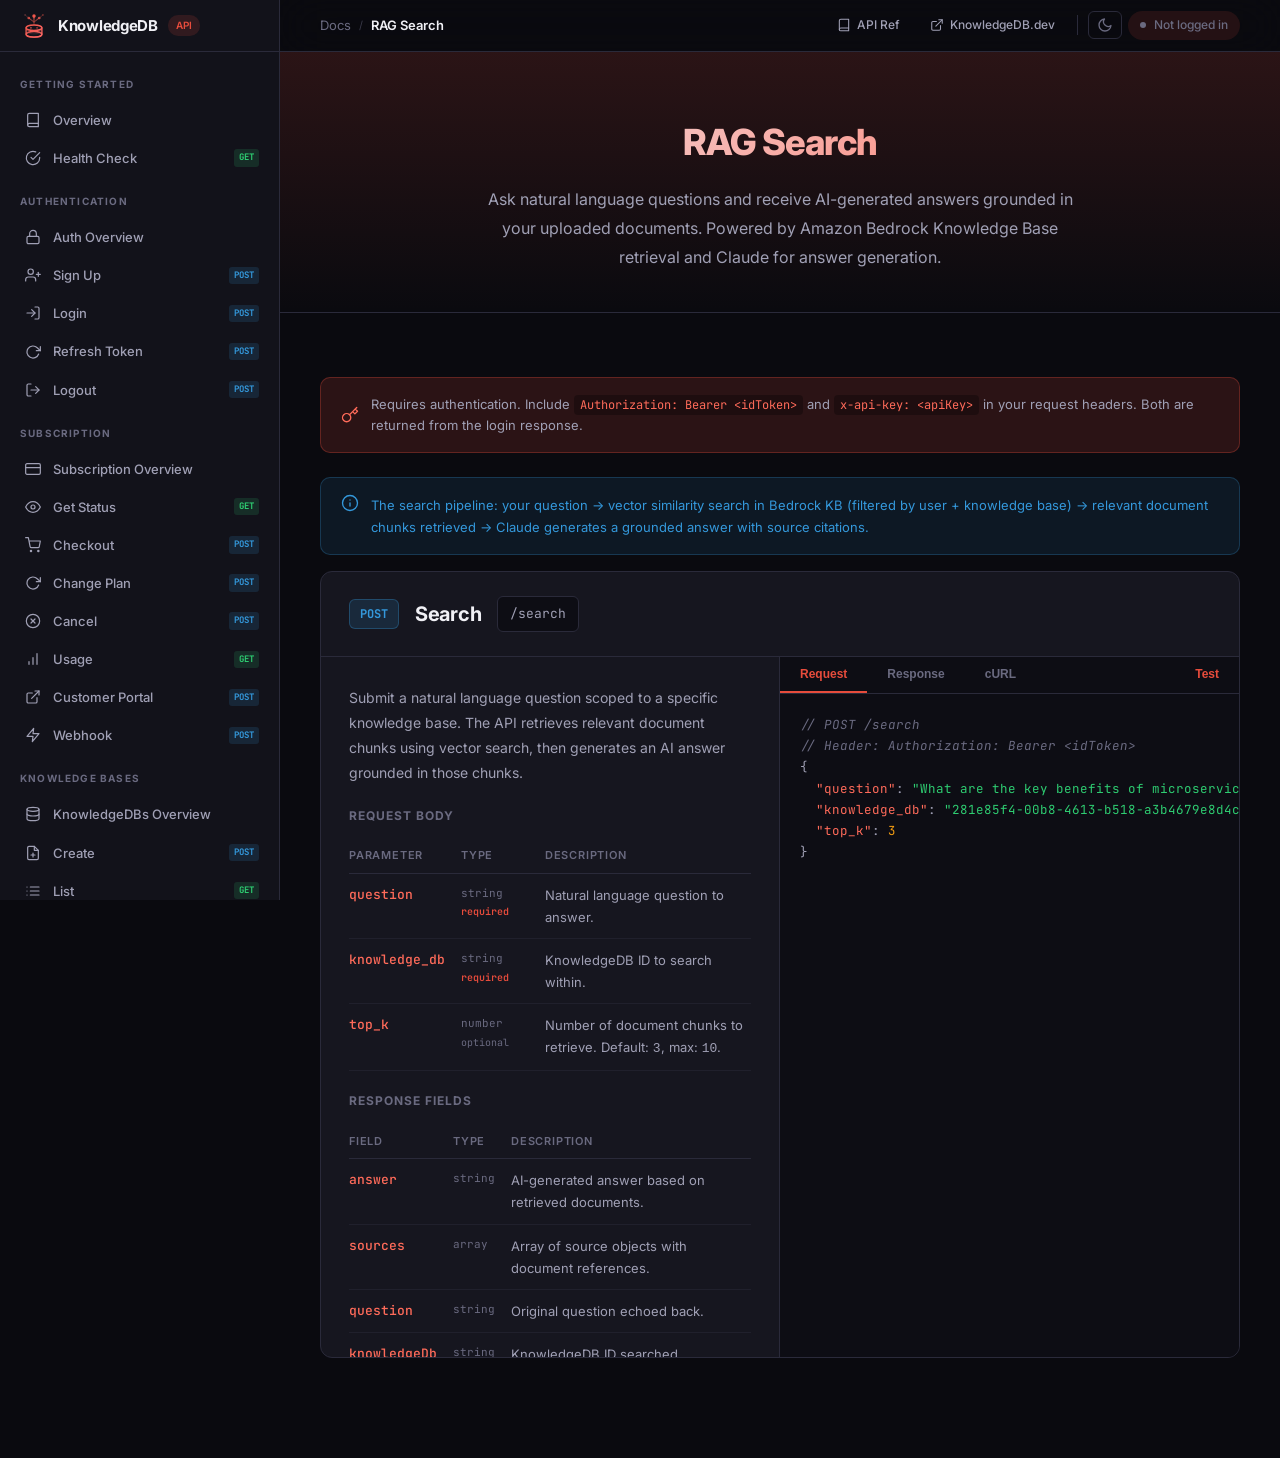
<file: api/search.html>
﻿<!DOCTYPE html>
<html lang="en">
<head>
  <meta charset="UTF-8">
  <meta name="viewport" content="width=device-width, initial-scale=1.0">
  <title>RAG Search - KnowledgeDB API</title>
  <meta name="description" content="KnowledgeDB API RAG search — ask natural language questions and get AI-generated answers grounded in your documents.">
  <link rel="stylesheet" href="styles.css">
  <link rel="icon" type="image/svg+xml" href="favicon.svg">
</head>
<body>
<div class="layout">
  <nav class="sidebar">
    <div class="sidebar-header"></div>
    <div id="sidebar-nav" class="sidebar-nav"></div>
  </nav>

  <main class="main-content">
    <div class="top-bar" data-title="RAG Search"></div>

    <div class="page-hero">
      <h1>RAG Search</h1>
      <p>Ask natural language questions and receive AI-generated answers grounded in your uploaded documents. Powered by Amazon Bedrock Knowledge Base retrieval and Claude for answer generation.</p>
    </div>

    <div class="content-area">
      <div class="auth-banner">
        <span class="icon"><svg viewBox="0 0 24 24"><path d="M21 2l-2 2m-7.61 7.61a5.5 5.5 0 1 1-7.778 7.778 5.5 5.5 0 0 1 7.777-7.777zm0 0L15.5 7.5m0 0l3 3L22 7l-3-3m-3.5 3.5L19 4"/></svg></span>
        <div class="text">Requires authentication. Include <code>Authorization: Bearer &lt;idToken&gt;</code> and <code>x-api-key: &lt;apiKey&gt;</code> in your request headers. Both are returned from the login response.</div>
      </div>

      <div class="info-box note">
        <svg viewBox="0 0 24 24"><circle cx="12" cy="12" r="10"/><line x1="12" y1="16" x2="12" y2="12"/><line x1="12" y1="8" x2="12.01" y2="8"/></svg>
        <div>The search pipeline: your question → vector similarity search in Bedrock KB (filtered by user + knowledge base) → relevant document chunks retrieved → Claude generates a grounded answer with source citations.</div>
      </div>

      <div class="endpoint-block" id="search">
        <div class="endpoint-header">
          <span class="method-badge post">POST</span>
          <h2>Search</h2>
          <code class="endpoint-url">/search</code>
        </div>
        <div class="endpoint-body">
          <div class="endpoint-docs">
            <p>Submit a natural language question scoped to a specific knowledge base. The API retrieves relevant document chunks using vector search, then generates an AI answer grounded in those chunks.</p>

            <div class="params-title">Request Body</div>
            <table class="params-table">
              <thead><tr><th>Parameter</th><th>Type</th><th>Description</th></tr></thead>
              <tbody>
                <tr><td>question</td><td>string <span class="param-required">required</span></td><td>Natural language question to answer.</td></tr>
                <tr><td>knowledge_db</td><td>string <span class="param-required">required</span></td><td>KnowledgeDB ID to search within.</td></tr>
                <tr><td>top_k</td><td>number <span class="param-optional">optional</span></td><td>Number of document chunks to retrieve. Default: <code>3</code>, max: <code>10</code>.</td></tr>
              </tbody>
            </table>

            <div class="params-title">Response Fields</div>
            <table class="params-table">
              <thead><tr><th>Field</th><th>Type</th><th>Description</th></tr></thead>
              <tbody>
                <tr><td>answer</td><td>string</td><td>AI-generated answer based on retrieved documents.</td></tr>
                <tr><td>sources</td><td>array</td><td>Array of source objects with document references.</td></tr>
                <tr><td>question</td><td>string</td><td>Original question echoed back.</td></tr>
                <tr><td>knowledgeDb</td><td>string</td><td>KnowledgeDB ID searched.</td></tr>
              </tbody>
            </table>

            <div class="params-title">Source Object</div>
            <table class="params-table">
              <thead><tr><th>Field</th><th>Type</th><th>Description</th></tr></thead>
              <tbody>
                <tr><td>doc_id</td><td>string</td><td>Document ID of the source.</td></tr>
                <tr><td>title</td><td>string</td><td>Filename of the source document.</td></tr>
                <tr><td>chunk</td><td>string</td><td>Relevant text excerpt (max 500 chars).</td></tr>
                <tr><td>score</td><td>number</td><td>Relevance score from vector search.</td></tr>
              </tbody>
            </table>
          </div>
          <div class="endpoint-code">
            <div class="code-tabs">
              <button class="code-tab active" data-target="search-req">Request</button>
              <button class="code-tab" data-target="search-res">Response</button>
              <button class="code-tab" data-target="search-curl">cURL</button>
              <button class="code-tab test-tab" data-target="search-test">Test</button>
            </div>
            <div class="code-panel active" id="search-req">
<pre><span class="comment">// POST /search</span>
<span class="comment">// Header: Authorization: Bearer &lt;idToken&gt;</span>
{
  <span class="key">"question"</span>: <span class="string">"What are the key benefits of microservices?"</span>,
  <span class="key">"knowledge_db"</span>: <span class="string">"281e85f4-00b8-4613-b518-a3b4679e8d4c"</span>,
  <span class="key">"top_k"</span>: <span class="number">3</span>
}</pre>
            </div>
            <div class="code-panel" id="search-res">
<pre><span class="comment">// 200 OK</span>
{
  <span class="key">"answer"</span>: <span class="string">"Based on the documents, the key benefits of microservices include independent deployment, technology flexibility, and improved fault isolation..."</span>,
  <span class="key">"sources"</span>: [
    {
      <span class="key">"doc_id"</span>: <span class="string">"a1b2c3d4-..."</span>,
      <span class="key">"title"</span>: <span class="string">"microservices-guide.md"</span>,
      <span class="key">"chunk"</span>: <span class="string">"Microservices architecture enables teams to deploy services independently..."</span>,
      <span class="key">"score"</span>: <span class="number">0.89</span>
    }
  ],
  <span class="key">"question"</span>: <span class="string">"What are the key benefits of microservices?"</span>,
  <span class="key">"knowledgeDb"</span>: <span class="string">"281e85f4-00b8-4613-b518-a3b4679e8d4c"</span>
}</pre>
            </div>
            <div class="code-panel" id="search-curl">
<pre><span class="comment"># cURL example</span>
curl -X POST \
  https://fgbpqt2pq6.execute-api.us-east-1.amazonaws.com/prod/search \
  -H <span class="string">"Content-Type: application/json"</span> \
  -H <span class="string">"Authorization: Bearer &lt;idToken&gt;"</span> \
  -d '{
    <span class="key">"question"</span>: <span class="string">"What are the key benefits?"</span>,
    <span class="key">"knowledge_db"</span>: <span class="string">"281e85f4-..."</span>,
    <span class="key">"top_k"</span>: <span class="number">3</span>
  }'</pre>
            </div>
            <div class="code-panel" id="search-test">
              <div class="test-panel">
                <div class="test-field">
                  <label>KnowledgeDB ID</label>
                  <input type="text" id="search-kdb-id" placeholder="281e85f4-00b8-4613-b518-a3b4679e8d4c">
                </div>
                <div class="test-field">
                  <label>Question</label>
                  <textarea id="search-question" placeholder="What does the document say about..."></textarea>
                </div>
                <div class="test-field">
                  <label>Top K (optional)</label>
                  <input type="number" id="search-topk" placeholder="3" value="3" min="1" max="10">
                </div>
                <button class="test-send" onclick="trySearch()">Send Request</button>
                <div class="test-response" id="search-response"></div>
              </div>
            </div>
          </div>
        </div>
      </div>

    </div>
  </main>
</div>
<script src="icons.js"></script>
<script src="app.js"></script>
<script>
async function trySearch() {
  showLoading('search-response');
  try {
    const body = {
      question: document.getElementById('search-question').value,
      knowledge_db: document.getElementById('search-kdb-id').value,
      top_k: parseInt(document.getElementById('search-topk').value) || 3
    };
    const { status, data } = await apiRequest('POST', '/search', body);
    renderResponse('search-response', status, data);
  } catch(e) { renderResponse('search-response', 0, { error: e.message }); }
}
</script>
</body>
</html>
</file>
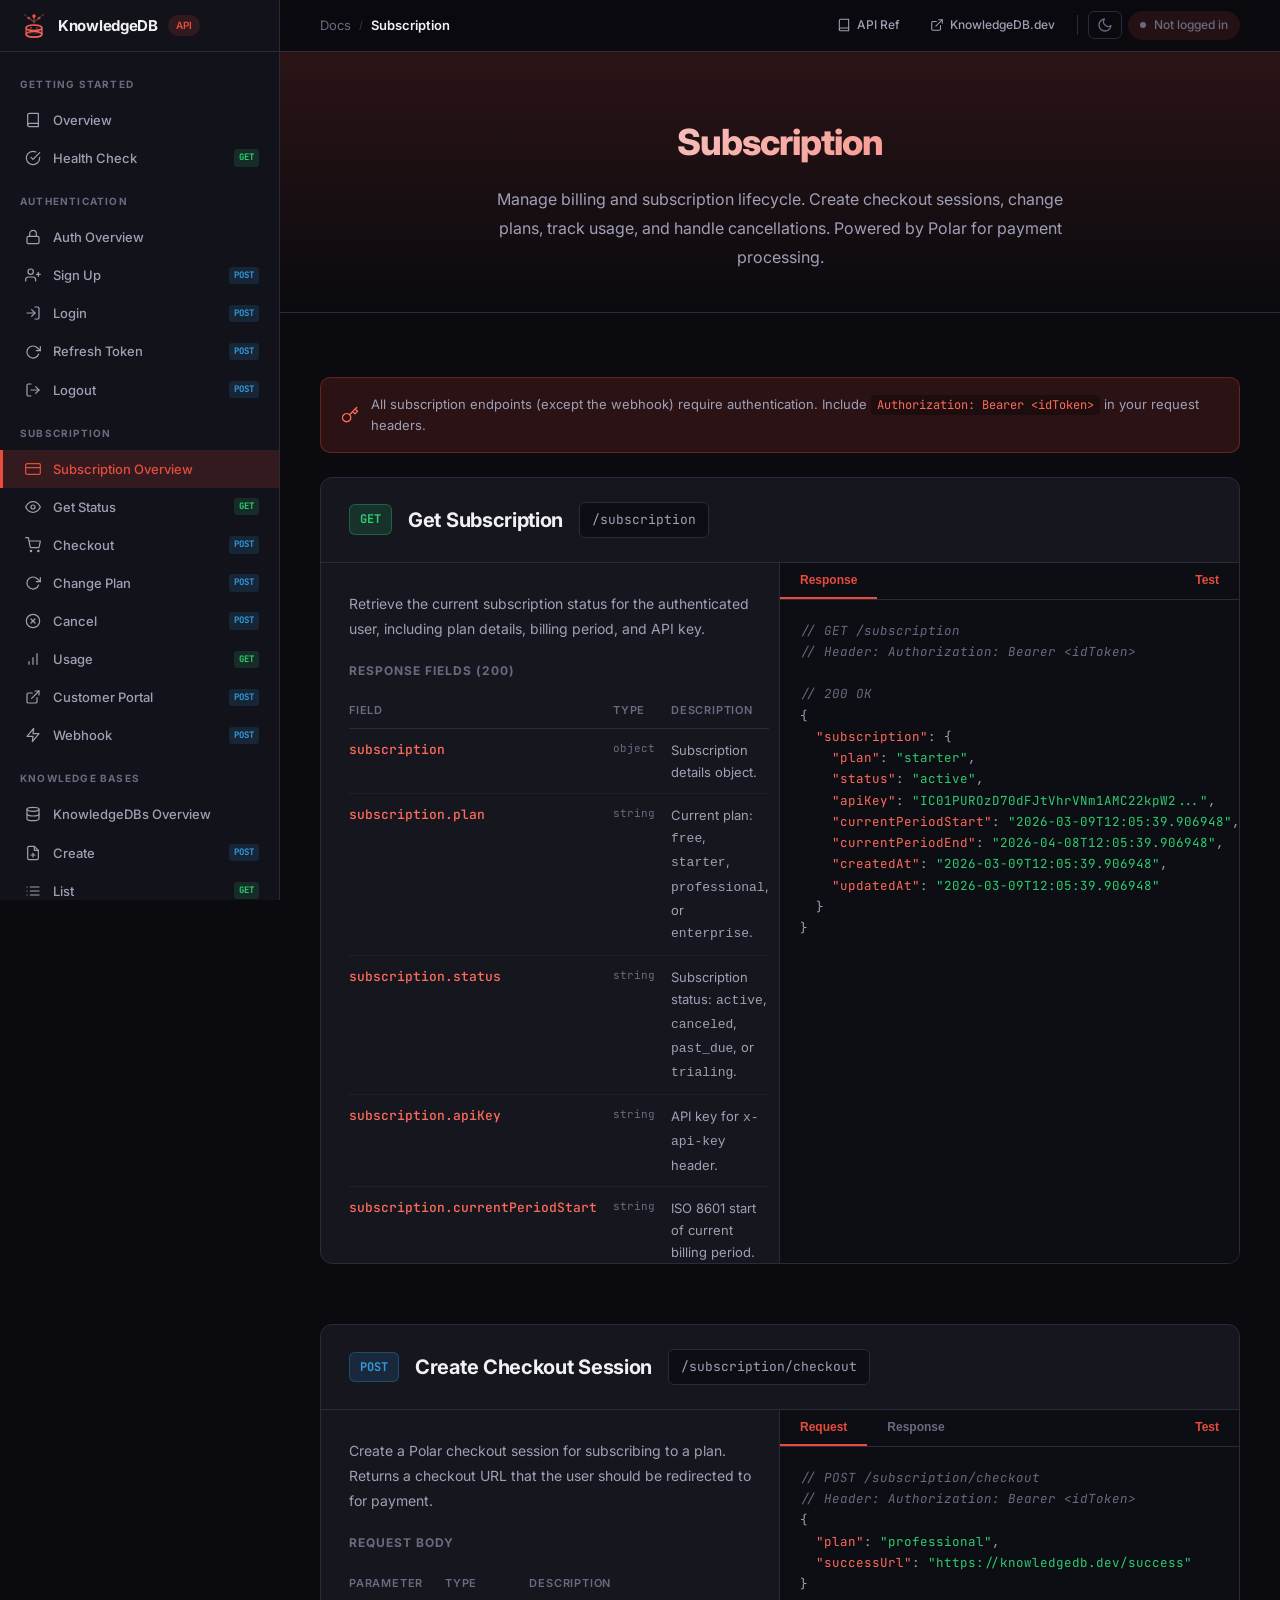
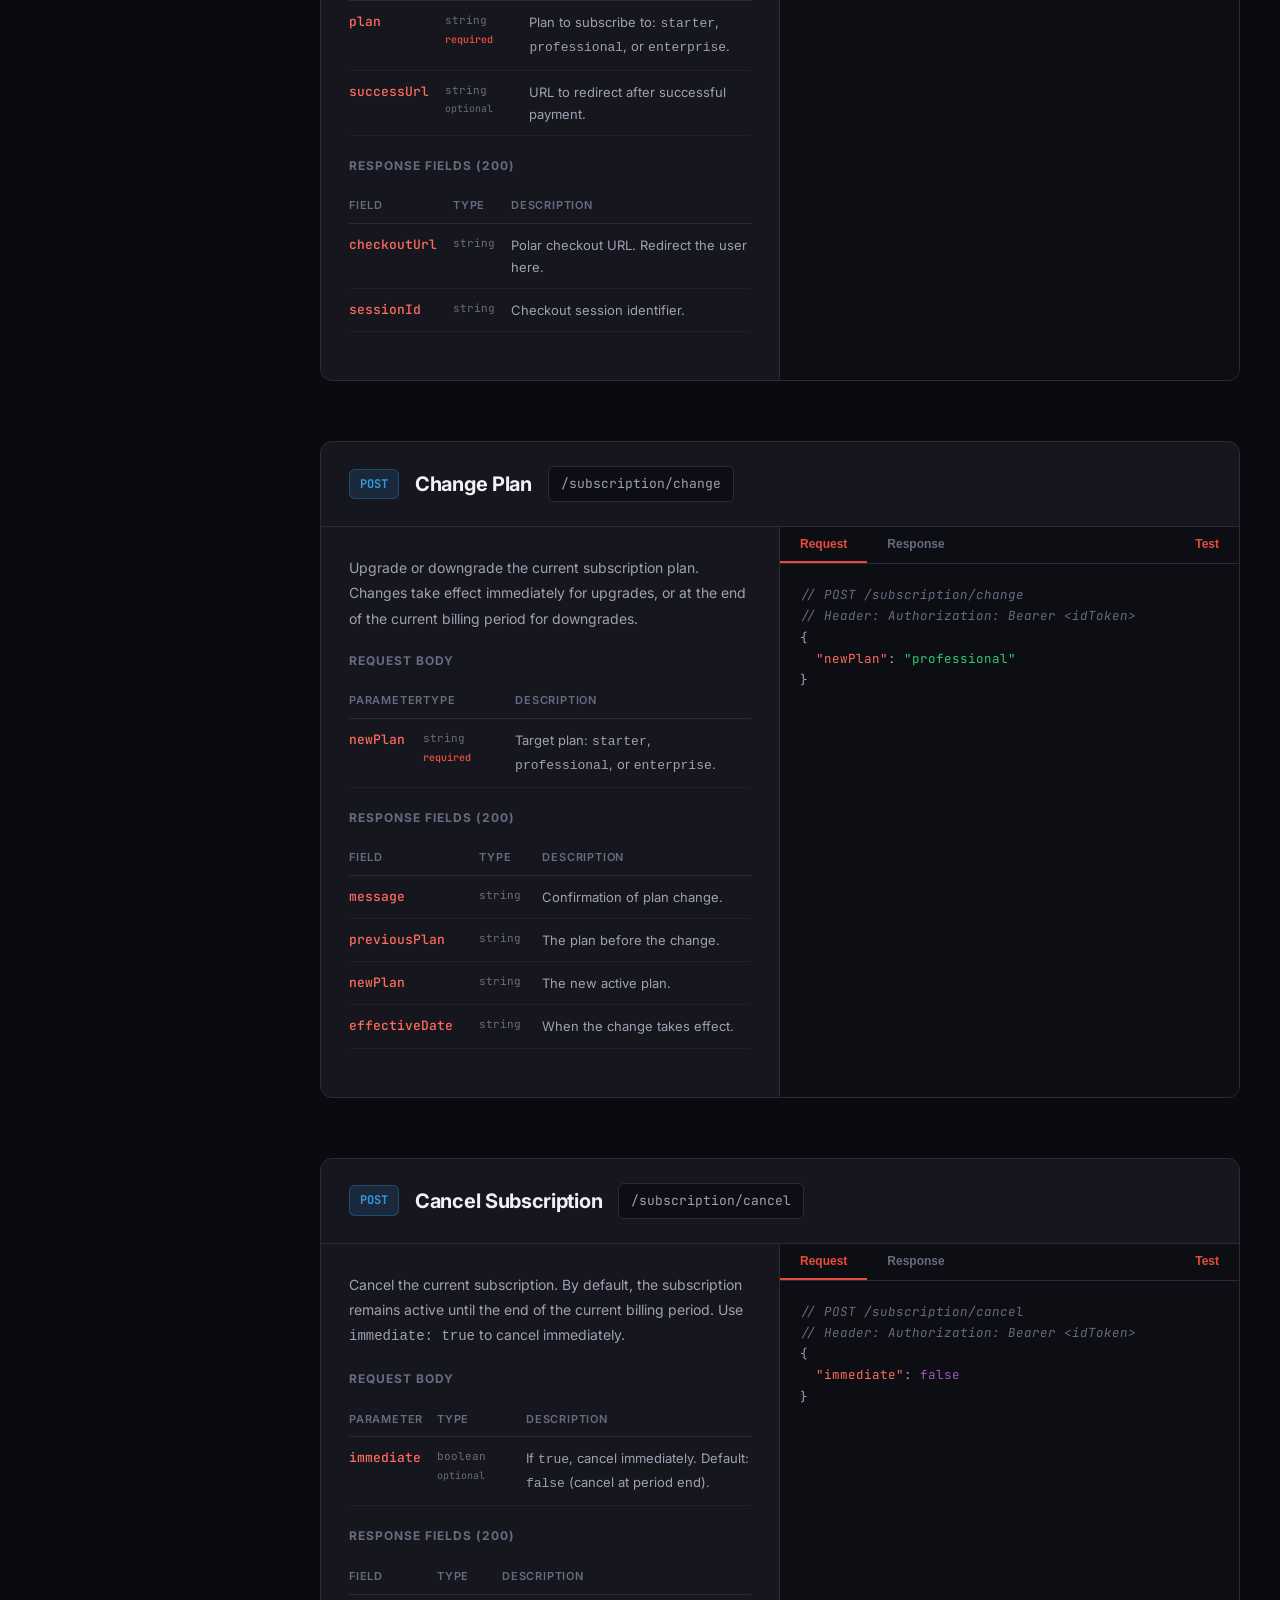
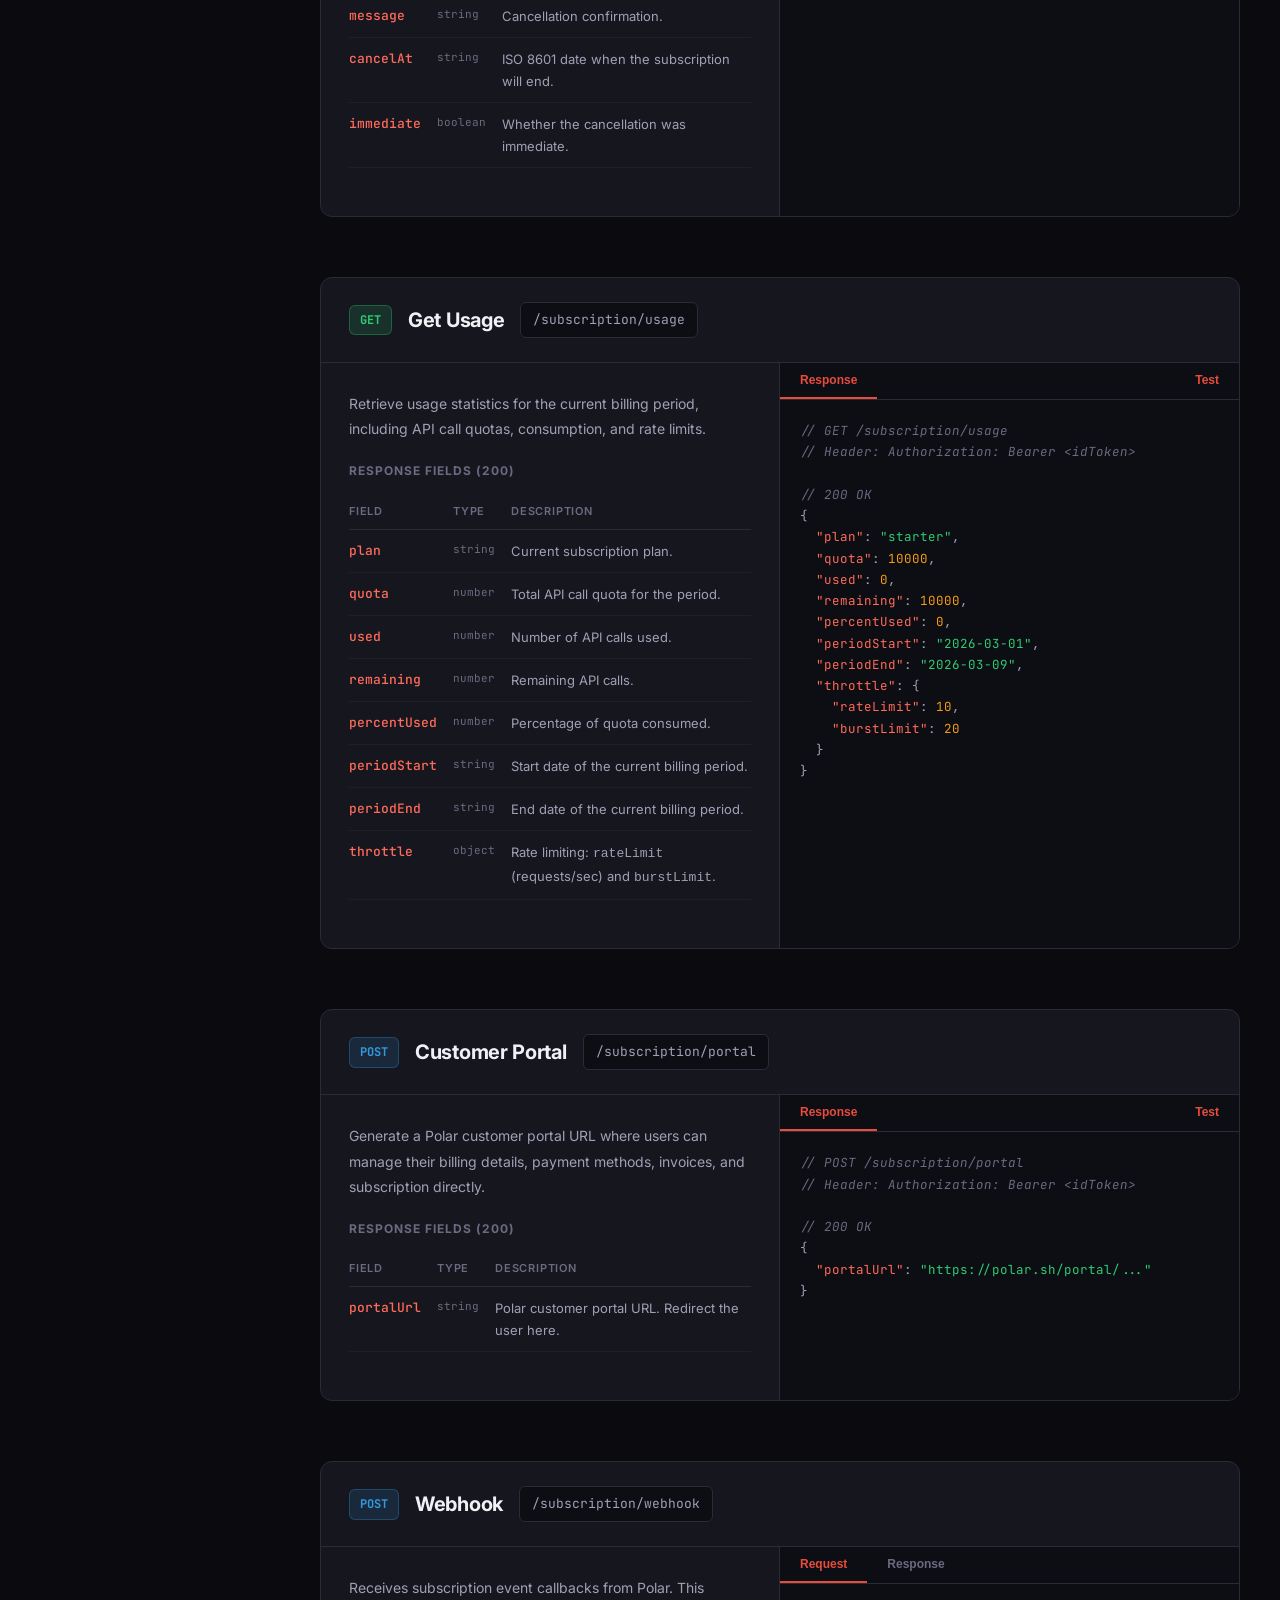
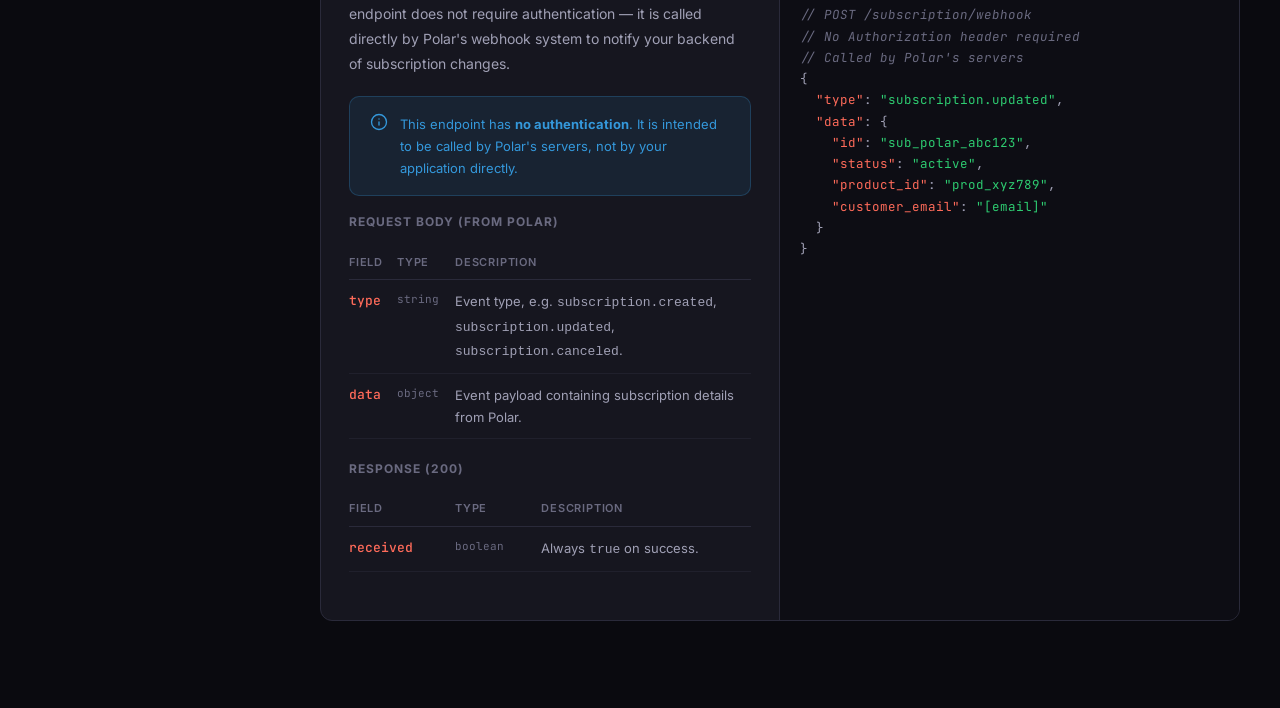
<file: api/subscription.html>
<!DOCTYPE html>
<html lang="en">
<head>
  <meta charset="UTF-8">
  <meta name="viewport" content="width=device-width, initial-scale=1.0">
  <title>Subscription - KnowledgeDB API</title>
  <meta name="description" content="KnowledgeDB API subscription — manage billing, checkout, plan changes, cancellations, usage tracking, and customer portal.">
  <link rel="stylesheet" href="styles.css">
  <link rel="icon" type="image/svg+xml" href="favicon.svg">
</head>
<body>
<div class="layout">
  <nav class="sidebar">
    <div class="sidebar-header"></div>
    <div id="sidebar-nav" class="sidebar-nav"></div>
  </nav>

  <main class="main-content">
    <div class="top-bar" data-title="Subscription"></div>

    <div class="page-hero">
      <h1>Subscription</h1>
      <p>Manage billing and subscription lifecycle. Create checkout sessions, change plans, track usage, and handle cancellations. Powered by Polar for payment processing.</p>
    </div>

    <div class="content-area">
      <div class="auth-banner">
        <span class="icon"><svg viewBox="0 0 24 24"><path d="M21 2l-2 2m-7.61 7.61a5.5 5.5 0 1 1-7.778 7.778 5.5 5.5 0 0 1 7.777-7.777zm0 0L15.5 7.5m0 0l3 3L22 7l-3-3m-3.5 3.5L19 4"/></svg></span>
        <div class="text">All subscription endpoints (except the webhook) require authentication. Include <code>Authorization: Bearer &lt;idToken&gt;</code> in your request headers.</div>
      </div>

      <!-- GET SUBSCRIPTION -->
      <div class="endpoint-block" id="get-subscription">
        <div class="endpoint-header">
          <span class="method-badge get">GET</span>
          <h2>Get Subscription</h2>
          <code class="endpoint-url">/subscription</code>
        </div>
        <div class="endpoint-body">
          <div class="endpoint-docs">
            <p>Retrieve the current subscription status for the authenticated user, including plan details, billing period, and API key.</p>
            <div class="params-title">Response Fields (200)</div>
            <table class="params-table">
              <thead><tr><th>Field</th><th>Type</th><th>Description</th></tr></thead>
              <tbody>
                <tr><td>subscription</td><td>object</td><td>Subscription details object.</td></tr>
                <tr><td>subscription.plan</td><td>string</td><td>Current plan: <code>free</code>, <code>starter</code>, <code>professional</code>, or <code>enterprise</code>.</td></tr>
                <tr><td>subscription.status</td><td>string</td><td>Subscription status: <code>active</code>, <code>canceled</code>, <code>past_due</code>, or <code>trialing</code>.</td></tr>
                <tr><td>subscription.apiKey</td><td>string</td><td>API key for <code>x-api-key</code> header.</td></tr>
                <tr><td>subscription.currentPeriodStart</td><td>string</td><td>ISO 8601 start of current billing period.</td></tr>
                <tr><td>subscription.currentPeriodEnd</td><td>string</td><td>ISO 8601 end of current billing period.</td></tr>
                <tr><td>subscription.createdAt</td><td>string</td><td>ISO 8601 subscription creation timestamp.</td></tr>
                <tr><td>subscription.updatedAt</td><td>string</td><td>ISO 8601 last update timestamp.</td></tr>
              </tbody>
            </table>
          </div>
          <div class="endpoint-code">
            <div class="code-tabs">
              <button class="code-tab active" data-target="getsub-res">Response</button>
              <button class="code-tab test-tab" data-target="getsub-test">Test</button>
            </div>
            <div class="code-panel active" id="getsub-res">
<pre><span class="comment">// GET /subscription</span>
<span class="comment">// Header: Authorization: Bearer &lt;idToken&gt;</span>

<span class="comment">// 200 OK</span>
{
  <span class="key">"subscription"</span>: {
    <span class="key">"plan"</span>: <span class="string">"starter"</span>,
    <span class="key">"status"</span>: <span class="string">"active"</span>,
    <span class="key">"apiKey"</span>: <span class="string">"IC01PUROzD70dFJtVhrVNm1AMC22kpW2..."</span>,
    <span class="key">"currentPeriodStart"</span>: <span class="string">"2026-03-09T12:05:39.906948"</span>,
    <span class="key">"currentPeriodEnd"</span>: <span class="string">"2026-04-08T12:05:39.906948"</span>,
    <span class="key">"createdAt"</span>: <span class="string">"2026-03-09T12:05:39.906948"</span>,
    <span class="key">"updatedAt"</span>: <span class="string">"2026-03-09T12:05:39.906948"</span>
  }
}</pre>
            </div>
            <div class="code-panel" id="getsub-test">
              <div class="test-panel">
                <button class="test-send" onclick="tryGetSubscription()">Send Request</button>
                <div class="test-response" id="getsub-response"></div>
              </div>
            </div>
          </div>
        </div>
      </div>

      <!-- CHECKOUT -->
      <div class="endpoint-block" id="checkout">
        <div class="endpoint-header">
          <span class="method-badge post">POST</span>
          <h2>Create Checkout Session</h2>
          <code class="endpoint-url">/subscription/checkout</code>
        </div>
        <div class="endpoint-body">
          <div class="endpoint-docs">
            <p>Create a Polar checkout session for subscribing to a plan. Returns a checkout URL that the user should be redirected to for payment.</p>
            <div class="params-title">Request Body</div>
            <table class="params-table">
              <thead><tr><th>Parameter</th><th>Type</th><th>Description</th></tr></thead>
              <tbody>
                <tr><td>plan</td><td>string <span class="param-required">required</span></td><td>Plan to subscribe to: <code>starter</code>, <code>professional</code>, or <code>enterprise</code>.</td></tr>
                <tr><td>successUrl</td><td>string <span class="param-optional">optional</span></td><td>URL to redirect after successful payment.</td></tr>
              </tbody>
            </table>
            <div class="params-title">Response Fields (200)</div>
            <table class="params-table">
              <thead><tr><th>Field</th><th>Type</th><th>Description</th></tr></thead>
              <tbody>
                <tr><td>checkoutUrl</td><td>string</td><td>Polar checkout URL. Redirect the user here.</td></tr>
                <tr><td>sessionId</td><td>string</td><td>Checkout session identifier.</td></tr>
              </tbody>
            </table>
          </div>
          <div class="endpoint-code">
            <div class="code-tabs">
              <button class="code-tab active" data-target="checkout-req">Request</button>
              <button class="code-tab" data-target="checkout-res">Response</button>
              <button class="code-tab test-tab" data-target="checkout-test">Test</button>
            </div>
            <div class="code-panel active" id="checkout-req">
<pre><span class="comment">// POST /subscription/checkout</span>
<span class="comment">// Header: Authorization: Bearer &lt;idToken&gt;</span>
{
  <span class="key">"plan"</span>: <span class="string">"professional"</span>,
  <span class="key">"successUrl"</span>: <span class="string">"https://knowledgedb.dev/success"</span>
}</pre>
            </div>
            <div class="code-panel" id="checkout-res">
<pre><span class="comment">// 200 OK</span>
{
  <span class="key">"checkoutUrl"</span>: <span class="string">"https://polar.sh/checkout/..."</span>,
  <span class="key">"sessionId"</span>: <span class="string">"cs_a1b2c3d4e5f6"</span>
}</pre>
            </div>
            <div class="code-panel" id="checkout-test">
              <div class="test-panel">
                <div class="test-field"><label>Plan</label><select id="checkout-plan"><option value="starter">Starter ($29/mo)</option><option value="professional" selected>Professional ($99/mo)</option><option value="enterprise">Enterprise (Custom)</option></select></div>
                <button class="test-send" onclick="tryCheckout()">Send Request</button>
                <div class="test-response" id="checkout-response"></div>
              </div>
            </div>
          </div>
        </div>
      </div>

      <!-- CHANGE PLAN -->
      <div class="endpoint-block" id="change">
        <div class="endpoint-header">
          <span class="method-badge post">POST</span>
          <h2>Change Plan</h2>
          <code class="endpoint-url">/subscription/change</code>
        </div>
        <div class="endpoint-body">
          <div class="endpoint-docs">
            <p>Upgrade or downgrade the current subscription plan. Changes take effect immediately for upgrades, or at the end of the current billing period for downgrades.</p>
            <div class="params-title">Request Body</div>
            <table class="params-table">
              <thead><tr><th>Parameter</th><th>Type</th><th>Description</th></tr></thead>
              <tbody>
                <tr><td>newPlan</td><td>string <span class="param-required">required</span></td><td>Target plan: <code>starter</code>, <code>professional</code>, or <code>enterprise</code>.</td></tr>
              </tbody>
            </table>
            <div class="params-title">Response Fields (200)</div>
            <table class="params-table">
              <thead><tr><th>Field</th><th>Type</th><th>Description</th></tr></thead>
              <tbody>
                <tr><td>message</td><td>string</td><td>Confirmation of plan change.</td></tr>
                <tr><td>previousPlan</td><td>string</td><td>The plan before the change.</td></tr>
                <tr><td>newPlan</td><td>string</td><td>The new active plan.</td></tr>
                <tr><td>effectiveDate</td><td>string</td><td>When the change takes effect.</td></tr>
              </tbody>
            </table>
          </div>
          <div class="endpoint-code">
            <div class="code-tabs">
              <button class="code-tab active" data-target="change-req">Request</button>
              <button class="code-tab" data-target="change-res">Response</button>
              <button class="code-tab test-tab" data-target="change-test">Test</button>
            </div>
            <div class="code-panel active" id="change-req">
<pre><span class="comment">// POST /subscription/change</span>
<span class="comment">// Header: Authorization: Bearer &lt;idToken&gt;</span>
{
  <span class="key">"newPlan"</span>: <span class="string">"professional"</span>
}</pre>
            </div>
            <div class="code-panel" id="change-res">
<pre><span class="comment">// 200 OK</span>
{
  <span class="key">"message"</span>: <span class="string">"Plan changed successfully"</span>,
  <span class="key">"previousPlan"</span>: <span class="string">"starter"</span>,
  <span class="key">"newPlan"</span>: <span class="string">"professional"</span>,
  <span class="key">"effectiveDate"</span>: <span class="string">"2026-03-09T12:00:00Z"</span>
}</pre>
            </div>
            <div class="code-panel" id="change-test">
              <div class="test-panel">
                <div class="test-field"><label>New Plan</label><select id="change-plan"><option value="starter">Starter</option><option value="professional">Professional</option><option value="enterprise">Enterprise</option></select></div>
                <button class="test-send" onclick="tryChangePlan()">Send Request</button>
                <div class="test-response" id="change-response"></div>
              </div>
            </div>
          </div>
        </div>
      </div>

      <!-- CANCEL SUBSCRIPTION -->
      <div class="endpoint-block" id="cancel">
        <div class="endpoint-header">
          <span class="method-badge post">POST</span>
          <h2>Cancel Subscription</h2>
          <code class="endpoint-url">/subscription/cancel</code>
        </div>
        <div class="endpoint-body">
          <div class="endpoint-docs">
            <p>Cancel the current subscription. By default, the subscription remains active until the end of the current billing period. Use <code>immediate: true</code> to cancel immediately.</p>
            <div class="params-title">Request Body</div>
            <table class="params-table">
              <thead><tr><th>Parameter</th><th>Type</th><th>Description</th></tr></thead>
              <tbody>
                <tr><td>immediate</td><td>boolean <span class="param-optional">optional</span></td><td>If <code>true</code>, cancel immediately. Default: <code>false</code> (cancel at period end).</td></tr>
              </tbody>
            </table>
            <div class="params-title">Response Fields (200)</div>
            <table class="params-table">
              <thead><tr><th>Field</th><th>Type</th><th>Description</th></tr></thead>
              <tbody>
                <tr><td>message</td><td>string</td><td>Cancellation confirmation.</td></tr>
                <tr><td>cancelAt</td><td>string</td><td>ISO 8601 date when the subscription will end.</td></tr>
                <tr><td>immediate</td><td>boolean</td><td>Whether the cancellation was immediate.</td></tr>
              </tbody>
            </table>
          </div>
          <div class="endpoint-code">
            <div class="code-tabs">
              <button class="code-tab active" data-target="cancel-req">Request</button>
              <button class="code-tab" data-target="cancel-res">Response</button>
              <button class="code-tab test-tab" data-target="cancel-test">Test</button>
            </div>
            <div class="code-panel active" id="cancel-req">
<pre><span class="comment">// POST /subscription/cancel</span>
<span class="comment">// Header: Authorization: Bearer &lt;idToken&gt;</span>
{
  <span class="key">"immediate"</span>: <span class="boolean">false</span>
}</pre>
            </div>
            <div class="code-panel" id="cancel-res">
<pre><span class="comment">// 200 OK</span>
{
  <span class="key">"message"</span>: <span class="string">"Subscription cancelled"</span>,
  <span class="key">"cancelAt"</span>: <span class="string">"2026-04-01T00:00:00Z"</span>,
  <span class="key">"immediate"</span>: <span class="boolean">false</span>
}</pre>
            </div>
            <div class="code-panel" id="cancel-test">
              <div class="test-panel">
                <div class="test-field"><label>Immediate</label><select id="cancel-immediate"><option value="false" selected>No (end of period)</option><option value="true">Yes (immediate)</option></select></div>
                <button class="test-send" onclick="tryCancelSubscription()">Send Request</button>
                <div class="test-response" id="cancel-response"></div>
              </div>
            </div>
          </div>
        </div>
      </div>

      <!-- USAGE -->
      <div class="endpoint-block" id="usage">
        <div class="endpoint-header">
          <span class="method-badge get">GET</span>
          <h2>Get Usage</h2>
          <code class="endpoint-url">/subscription/usage</code>
        </div>
        <div class="endpoint-body">
          <div class="endpoint-docs">
            <p>Retrieve usage statistics for the current billing period, including API call quotas, consumption, and rate limits.</p>
            <div class="params-title">Response Fields (200)</div>
            <table class="params-table">
              <thead><tr><th>Field</th><th>Type</th><th>Description</th></tr></thead>
              <tbody>
                <tr><td>plan</td><td>string</td><td>Current subscription plan.</td></tr>
                <tr><td>quota</td><td>number</td><td>Total API call quota for the period.</td></tr>
                <tr><td>used</td><td>number</td><td>Number of API calls used.</td></tr>
                <tr><td>remaining</td><td>number</td><td>Remaining API calls.</td></tr>
                <tr><td>percentUsed</td><td>number</td><td>Percentage of quota consumed.</td></tr>
                <tr><td>periodStart</td><td>string</td><td>Start date of the current billing period.</td></tr>
                <tr><td>periodEnd</td><td>string</td><td>End date of the current billing period.</td></tr>
                <tr><td>throttle</td><td>object</td><td>Rate limiting: <code>rateLimit</code> (requests/sec) and <code>burstLimit</code>.</td></tr>
              </tbody>
            </table>
          </div>
          <div class="endpoint-code">
            <div class="code-tabs">
              <button class="code-tab active" data-target="usage-res">Response</button>
              <button class="code-tab test-tab" data-target="usage-test">Test</button>
            </div>
            <div class="code-panel active" id="usage-res">
<pre><span class="comment">// GET /subscription/usage</span>
<span class="comment">// Header: Authorization: Bearer &lt;idToken&gt;</span>

<span class="comment">// 200 OK</span>
{
  <span class="key">"plan"</span>: <span class="string">"starter"</span>,
  <span class="key">"quota"</span>: <span class="number">10000</span>,
  <span class="key">"used"</span>: <span class="number">0</span>,
  <span class="key">"remaining"</span>: <span class="number">10000</span>,
  <span class="key">"percentUsed"</span>: <span class="number">0</span>,
  <span class="key">"periodStart"</span>: <span class="string">"2026-03-01"</span>,
  <span class="key">"periodEnd"</span>: <span class="string">"2026-03-09"</span>,
  <span class="key">"throttle"</span>: {
    <span class="key">"rateLimit"</span>: <span class="number">10</span>,
    <span class="key">"burstLimit"</span>: <span class="number">20</span>
  }
}</pre>
            </div>
            <div class="code-panel" id="usage-test">
              <div class="test-panel">
                <button class="test-send" onclick="tryGetUsage()">Send Request</button>
                <div class="test-response" id="usage-response"></div>
              </div>
            </div>
          </div>
        </div>
      </div>

      <!-- CUSTOMER PORTAL -->
      <div class="endpoint-block" id="portal">
        <div class="endpoint-header">
          <span class="method-badge post">POST</span>
          <h2>Customer Portal</h2>
          <code class="endpoint-url">/subscription/portal</code>
        </div>
        <div class="endpoint-body">
          <div class="endpoint-docs">
            <p>Generate a Polar customer portal URL where users can manage their billing details, payment methods, invoices, and subscription directly.</p>
            <div class="params-title">Response Fields (200)</div>
            <table class="params-table">
              <thead><tr><th>Field</th><th>Type</th><th>Description</th></tr></thead>
              <tbody>
                <tr><td>portalUrl</td><td>string</td><td>Polar customer portal URL. Redirect the user here.</td></tr>
              </tbody>
            </table>
          </div>
          <div class="endpoint-code">
            <div class="code-tabs">
              <button class="code-tab active" data-target="portal-res">Response</button>
              <button class="code-tab test-tab" data-target="portal-test">Test</button>
            </div>
            <div class="code-panel active" id="portal-res">
<pre><span class="comment">// POST /subscription/portal</span>
<span class="comment">// Header: Authorization: Bearer &lt;idToken&gt;</span>

<span class="comment">// 200 OK</span>
{
  <span class="key">"portalUrl"</span>: <span class="string">"https://polar.sh/portal/..."</span>
}</pre>
            </div>
            <div class="code-panel" id="portal-test">
              <div class="test-panel">
                <button class="test-send" onclick="tryPortal()">Send Request</button>
                <div class="test-response" id="portal-response"></div>
              </div>
            </div>
          </div>
        </div>
      </div>

      <!-- WEBHOOK -->
      <div class="endpoint-block" id="webhook">
        <div class="endpoint-header">
          <span class="method-badge post">POST</span>
          <h2>Webhook</h2>
          <code class="endpoint-url">/subscription/webhook</code>
        </div>
        <div class="endpoint-body">
          <div class="endpoint-docs">
            <p>Receives subscription event callbacks from Polar. This endpoint does not require authentication — it is called directly by Polar's webhook system to notify your backend of subscription changes.</p>
            <div class="info-box note">
              <svg viewBox="0 0 24 24"><circle cx="12" cy="12" r="10"/><line x1="12" y1="16" x2="12" y2="12"/><line x1="12" y1="8" x2="12.01" y2="8"/></svg>
              <div>This endpoint has <strong>no authentication</strong>. It is intended to be called by Polar's servers, not by your application directly.</div>
            </div>
            <div class="params-title">Request Body (from Polar)</div>
            <table class="params-table">
              <thead><tr><th>Field</th><th>Type</th><th>Description</th></tr></thead>
              <tbody>
                <tr><td>type</td><td>string</td><td>Event type, e.g. <code>subscription.created</code>, <code>subscription.updated</code>, <code>subscription.canceled</code>.</td></tr>
                <tr><td>data</td><td>object</td><td>Event payload containing subscription details from Polar.</td></tr>
              </tbody>
            </table>
            <div class="params-title">Response (200)</div>
            <table class="params-table">
              <thead><tr><th>Field</th><th>Type</th><th>Description</th></tr></thead>
              <tbody>
                <tr><td>received</td><td>boolean</td><td>Always <code>true</code> on success.</td></tr>
              </tbody>
            </table>
          </div>
          <div class="endpoint-code">
            <div class="code-tabs">
              <button class="code-tab active" data-target="webhook-req">Request</button>
              <button class="code-tab" data-target="webhook-res">Response</button>
            </div>
            <div class="code-panel active" id="webhook-req">
<pre><span class="comment">// POST /subscription/webhook</span>
<span class="comment">// No Authorization header required</span>
<span class="comment">// Called by Polar's servers</span>
{
  <span class="key">"type"</span>: <span class="string">"subscription.updated"</span>,
  <span class="key">"data"</span>: {
    <span class="key">"id"</span>: <span class="string">"sub_polar_abc123"</span>,
    <span class="key">"status"</span>: <span class="string">"active"</span>,
    <span class="key">"product_id"</span>: <span class="string">"prod_xyz789"</span>,
    <span class="key">"customer_email"</span>: <span class="string">"[email]"</span>
  }
}</pre>
            </div>
            <div class="code-panel" id="webhook-res">
<pre><span class="comment">// 200 OK</span>
{
  <span class="key">"received"</span>: <span class="boolean">true</span>
}</pre>
            </div>
          </div>
        </div>
      </div>

    </div><!-- /content-area -->
  </main>
</div><!-- /layout -->

<script src="icons.js"></script>
<script src="app.js"></script>
<script>
async function tryGetSubscription() {
  showLoading('getsub-response');
  try {
    const { status, data } = await apiRequest('GET', '/subscription');
    renderResponse('getsub-response', status, data);
  } catch(e) { renderResponse('getsub-response', 0, { error: e.message }); }
}
async function tryCheckout() {
  showLoading('checkout-response');
  try {
    const { status, data } = await apiRequest('POST', '/subscription/checkout', {
      plan: document.getElementById('checkout-plan').value
    });
    renderResponse('checkout-response', status, data);
  } catch(e) { renderResponse('checkout-response', 0, { error: e.message }); }
}
async function tryChangePlan() {
  showLoading('change-response');
  try {
    const { status, data } = await apiRequest('POST', '/subscription/change', {
      newPlan: document.getElementById('change-plan').value
    });
    renderResponse('change-response', status, data);
  } catch(e) { renderResponse('change-response', 0, { error: e.message }); }
}
async function tryCancelSubscription() {
  showLoading('cancel-response');
  try {
    const { status, data } = await apiRequest('POST', '/subscription/cancel', {
      immediate: document.getElementById('cancel-immediate').value === 'true'
    });
    renderResponse('cancel-response', status, data);
  } catch(e) { renderResponse('cancel-response', 0, { error: e.message }); }
}
async function tryGetUsage() {
  showLoading('usage-response');
  try {
    const { status, data } = await apiRequest('GET', '/subscription/usage');
    renderResponse('usage-response', status, data);
  } catch(e) { renderResponse('usage-response', 0, { error: e.message }); }
}
async function tryPortal() {
  showLoading('portal-response');
  try {
    const { status, data } = await apiRequest('POST', '/subscription/portal');
    renderResponse('portal-response', status, data);
  } catch(e) { renderResponse('portal-response', 0, { error: e.message }); }
}
</script>
</body>
</html>
</file>
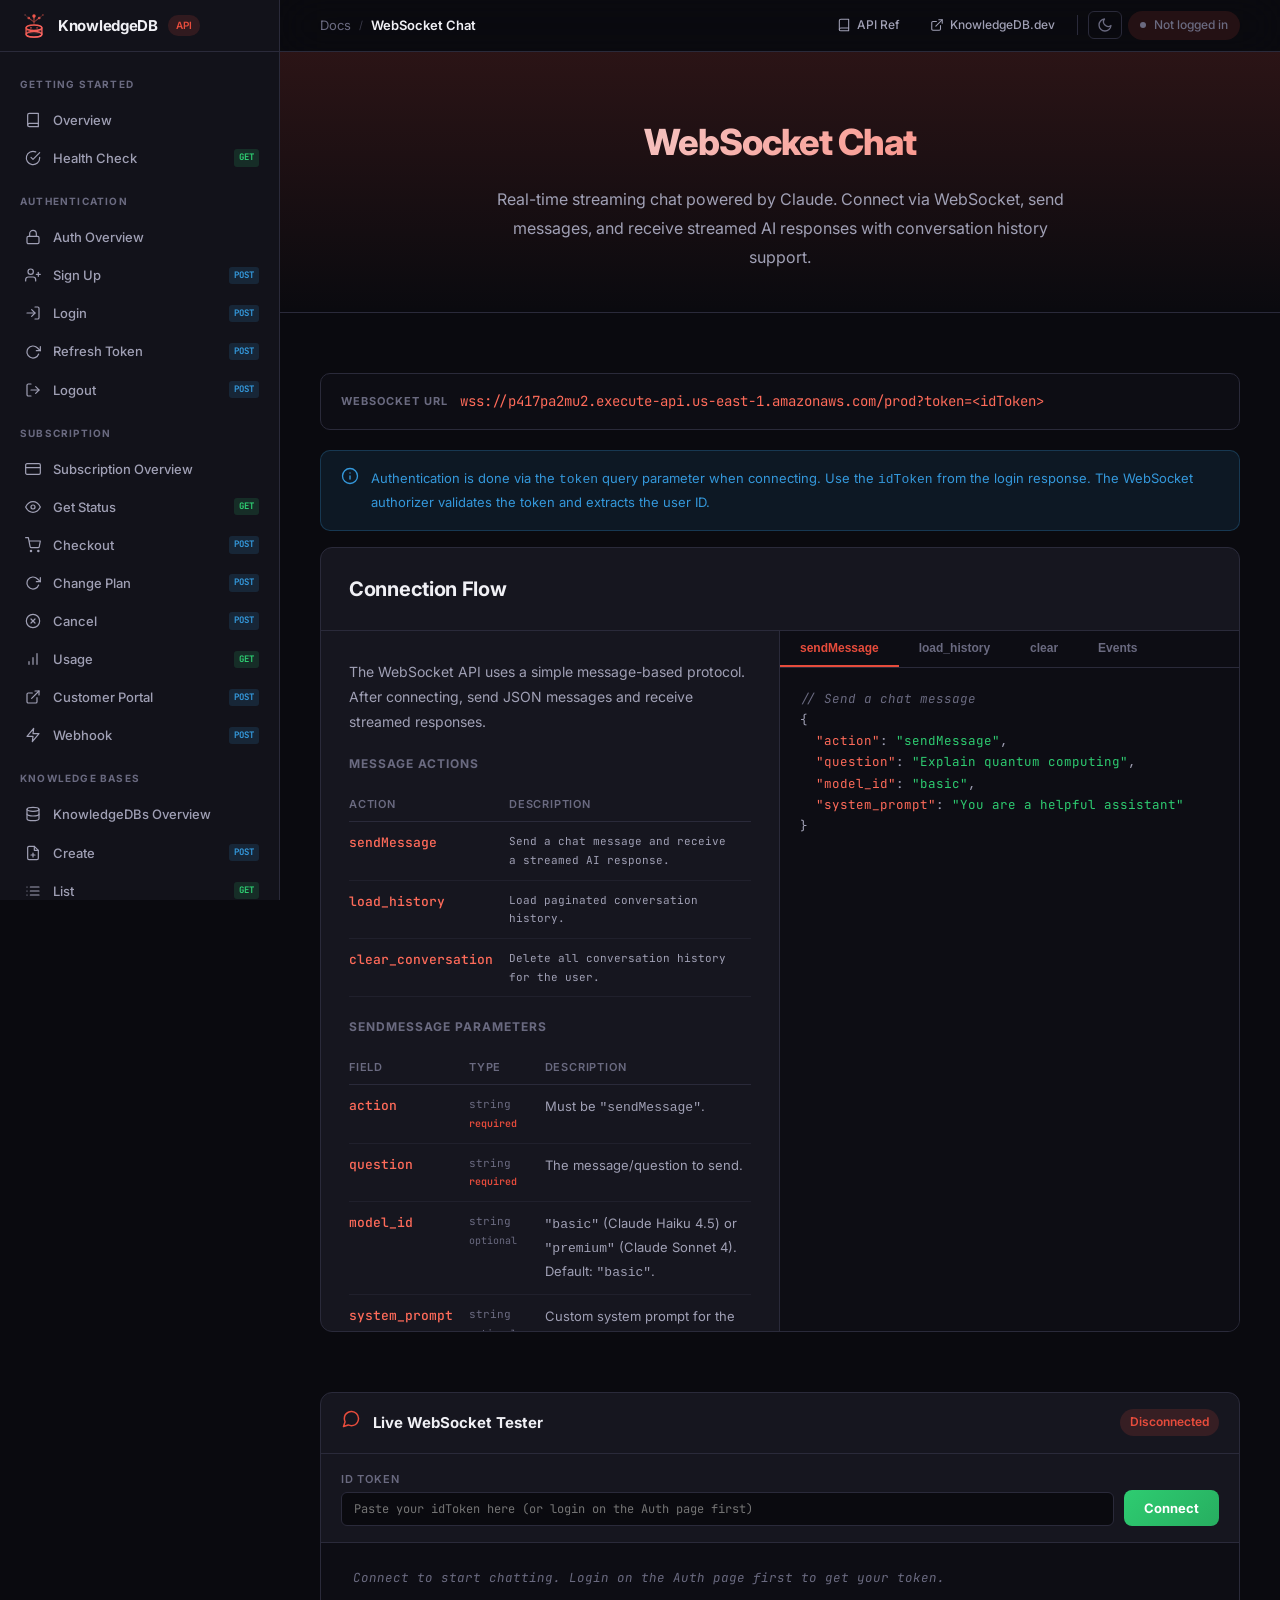
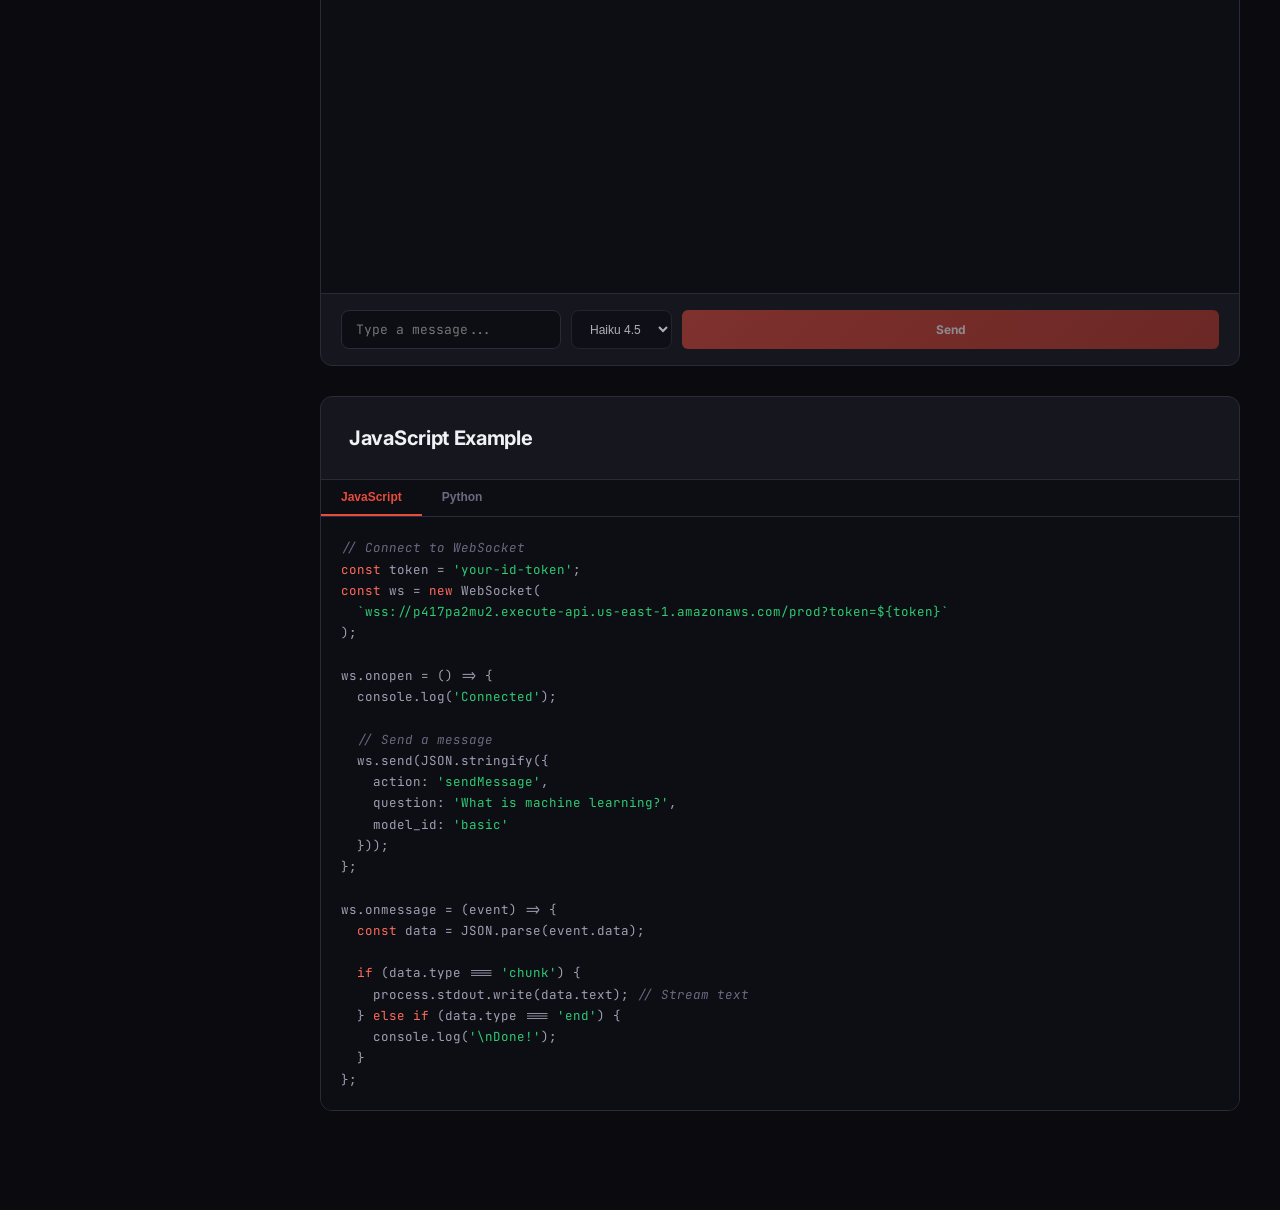
<file: api/websocket.html>
﻿<!DOCTYPE html>
<html lang="en">
<head>
  <meta charset="UTF-8">
  <meta name="viewport" content="width=device-width, initial-scale=1.0">
  <title>WebSocket Chat - KnowledgeDB API</title>
  <meta name="description" content="KnowledgeDB API WebSocket chat — real-time streaming chat powered by Claude with conversation history and model selection.">
  <link rel="stylesheet" href="styles.css">
  <link rel="icon" type="image/svg+xml" href="favicon.svg">
  <style>
    .ws-tester {
      background: var(--bg-card);
      border: 1px solid var(--border);
      border-radius: 12px;
      overflow: hidden;
      margin: 30px 0;
    }
    .ws-tester-header {
      padding: 16px 20px;
      border-bottom: 1px solid var(--border);
      display: flex;
      align-items: center;
      gap: 12px;
    }
    .ws-tester-header h3 { font-size: 15px; font-weight: 700; }
    .ws-status {
      font-size: 12px;
      font-weight: 600;
      padding: 3px 10px;
      border-radius: 20px;
      margin-left: auto;
    }
    .ws-status.disconnected { background: rgba(231,76,60,0.15); color: var(--red); }
    .ws-status.connected { background: rgba(46,204,113,0.15); color: var(--green); }
    .ws-status.connecting { background: rgba(243,156,18,0.15); color: var(--orange); }
    .ws-connect-bar {
      padding: 16px 20px;
      border-bottom: 1px solid var(--border);
      display: flex;
      gap: 10px;
      align-items: end;
    }
    .ws-connect-bar .test-field { flex: 1; margin: 0; }
    .ws-connect-bar .test-field label { margin-bottom: 4px; }
    .ws-connect-btn {
      padding: 10px 20px;
      border-radius: 8px;
      border: none;
      font-size: 13px;
      font-weight: 700;
      cursor: pointer;
      font-family: 'Inter', sans-serif;
      white-space: nowrap;
    }
    .ws-connect-btn.connect {
      background: linear-gradient(135deg, var(--green), #27ae60);
      color: white;
    }
    .ws-connect-btn.disconnect {
      background: linear-gradient(135deg, var(--red), var(--red-dark));
      color: white;
    }
    .ws-messages {
      height: 350px;
      overflow-y: auto;
      padding: 16px 20px;
      background: var(--bg-code);
      font-family: 'JetBrains Mono', monospace;
      font-size: 12.5px;
      line-height: 1.7;
    }
    .ws-msg { margin-bottom: 8px; padding: 8px 12px; border-radius: 8px; }
    .ws-msg.system { color: var(--text-muted); font-style: italic; }
    .ws-msg.sent { background: rgba(52,152,219,0.1); border-left: 3px solid var(--blue); }
    .ws-msg.received { background: rgba(46,204,113,0.1); border-left: 3px solid var(--green); }
    .ws-msg.error { background: rgba(231,76,60,0.1); border-left: 3px solid var(--red); color: var(--red-light); }
    .ws-msg .msg-label { font-size: 10px; font-weight: 700; text-transform: uppercase; letter-spacing: 0.8px; margin-bottom: 4px; }
    .ws-msg.sent .msg-label { color: var(--blue); }
    .ws-msg.received .msg-label { color: var(--green); }
    .ws-input-bar {
      padding: 16px 20px;
      border-top: 1px solid var(--border);
      display: flex;
      gap: 10px;
    }
    .ws-input-bar input {
      flex: 1;
      padding: 10px 14px;
      background: var(--bg-code);
      border: 1px solid var(--border);
      border-radius: 8px;
      color: var(--text-primary);
      font-family: 'JetBrains Mono', monospace;
      font-size: 13px;
      outline: none;
    }
    .ws-input-bar input:focus { border-color: var(--red); }
    .ws-input-bar select {
      padding: 10px 14px;
      background: var(--bg-code);
      border: 1px solid var(--border);
      border-radius: 8px;
      color: var(--text-primary);
      font-size: 12px;
      outline: none;
    }
  </style>
</head>
<body>
<div class="layout">
  <nav class="sidebar">
    <div class="sidebar-header"></div>
    <div id="sidebar-nav" class="sidebar-nav"></div>
  </nav>

  <main class="main-content">
    <div class="top-bar" data-title="WebSocket Chat"></div>

    <div class="page-hero">
      <h1>WebSocket Chat</h1>
      <p>Real-time streaming chat powered by Claude. Connect via WebSocket, send messages, and receive streamed AI responses with conversation history support.</p>
    </div>

    <div class="content-area">

      <div class="base-url-box">
        <span class="label">WebSocket URL</span>
        <code>wss://p417pa2mu2.execute-api.us-east-1.amazonaws.com/prod?token=&lt;idToken&gt;</code>
      </div>

      <div class="info-box note">
        <svg viewBox="0 0 24 24"><circle cx="12" cy="12" r="10"/><line x1="12" y1="16" x2="12" y2="12"/><line x1="12" y1="8" x2="12.01" y2="8"/></svg>
        <div>Authentication is done via the <code>token</code> query parameter when connecting. Use the <code>idToken</code> from the login response. The WebSocket authorizer validates the token and extracts the user ID.</div>
      </div>

      <!-- Connection Flow -->
      <div class="endpoint-block">
        <div class="endpoint-header">
          <h2>Connection Flow</h2>
        </div>
        <div class="endpoint-body">
          <div class="endpoint-docs">
            <p>The WebSocket API uses a simple message-based protocol. After connecting, send JSON messages and receive streamed responses.</p>

            <div class="params-title">Message Actions</div>
            <table class="params-table">
              <thead><tr><th>Action</th><th>Description</th></tr></thead>
              <tbody>
                <tr><td>sendMessage</td><td>Send a chat message and receive a streamed AI response.</td></tr>
                <tr><td>load_history</td><td>Load paginated conversation history.</td></tr>
                <tr><td>clear_conversation</td><td>Delete all conversation history for the user.</td></tr>
              </tbody>
            </table>

            <div class="params-title">sendMessage Parameters</div>
            <table class="params-table">
              <thead><tr><th>Field</th><th>Type</th><th>Description</th></tr></thead>
              <tbody>
                <tr><td>action</td><td>string <span class="param-required">required</span></td><td>Must be <code>"sendMessage"</code>.</td></tr>
                <tr><td>question</td><td>string <span class="param-required">required</span></td><td>The message/question to send.</td></tr>
                <tr><td>model_id</td><td>string <span class="param-optional">optional</span></td><td><code>"basic"</code> (Claude Haiku 4.5) or <code>"premium"</code> (Claude Sonnet 4). Default: <code>"basic"</code>.</td></tr>
                <tr><td>system_prompt</td><td>string <span class="param-optional">optional</span></td><td>Custom system prompt for the AI.</td></tr>
              </tbody>
            </table>

            <div class="params-title">Response Events (streamed)</div>
            <table class="params-table">
              <thead><tr><th>Type</th><th>Description</th></tr></thead>
              <tbody>
                <tr><td>start</td><td>Processing has begun. <code>{ "type": "start", "message": "Processing..." }</code></td></tr>
                <tr><td>chunk</td><td>A text chunk of the response. <code>{ "type": "chunk", "text": "..." }</code></td></tr>
                <tr><td>end</td><td>Response complete. <code>{ "type": "end", "message": "Response complete" }</code></td></tr>
              </tbody>
            </table>

            <div class="params-title">load_history Parameters</div>
            <table class="params-table">
              <thead><tr><th>Field</th><th>Type</th><th>Description</th></tr></thead>
              <tbody>
                <tr><td>action</td><td>string</td><td>Must be <code>"load_history"</code>.</td></tr>
                <tr><td>start</td><td>number <span class="param-optional">optional</span></td><td>Offset start. Default: <code>0</code>.</td></tr>
                <tr><td>end</td><td>number <span class="param-optional">optional</span></td><td>Offset end. Default: <code>10</code>.</td></tr>
              </tbody>
            </table>
          </div>
          <div class="endpoint-code">
            <div class="code-tabs">
              <button class="code-tab active" data-target="ws-send">sendMessage</button>
              <button class="code-tab" data-target="ws-history">load_history</button>
              <button class="code-tab" data-target="ws-clear">clear</button>
              <button class="code-tab" data-target="ws-events">Events</button>
            </div>
            <div class="code-panel active" id="ws-send">
<pre><span class="comment">// Send a chat message</span>
{
  <span class="key">"action"</span>: <span class="string">"sendMessage"</span>,
  <span class="key">"question"</span>: <span class="string">"Explain quantum computing"</span>,
  <span class="key">"model_id"</span>: <span class="string">"basic"</span>,
  <span class="key">"system_prompt"</span>: <span class="string">"You are a helpful assistant"</span>
}</pre>
            </div>
            <div class="code-panel" id="ws-history">
<pre><span class="comment">// Load conversation history</span>
{
  <span class="key">"action"</span>: <span class="string">"load_history"</span>,
  <span class="key">"start"</span>: <span class="number">0</span>,
  <span class="key">"end"</span>: <span class="number">20</span>
}</pre>
            </div>
            <div class="code-panel" id="ws-clear">
<pre><span class="comment">// Clear all conversation history</span>
{
  <span class="key">"action"</span>: <span class="string">"clear_conversation"</span>
}</pre>
            </div>
            <div class="code-panel" id="ws-events">
<pre><span class="comment">// Stream events received:</span>

<span class="comment">// 1. Processing started</span>
{ <span class="key">"type"</span>: <span class="string">"start"</span>, <span class="key">"message"</span>: <span class="string">"Processing your request..."</span> }

<span class="comment">// 2. Text chunks (multiple)</span>
{ <span class="key">"type"</span>: <span class="string">"chunk"</span>, <span class="key">"text"</span>: <span class="string">"Quantum computing is"</span> }
{ <span class="key">"type"</span>: <span class="string">"chunk"</span>, <span class="key">"text"</span>: <span class="string">" a type of computation"</span> }

<span class="comment">// 3. Response complete</span>
{ <span class="key">"type"</span>: <span class="string">"end"</span>, <span class="key">"message"</span>: <span class="string">"Response complete"</span> }</pre>
            </div>
          </div>
        </div>
      </div>

      <!-- Live WebSocket Tester -->
      <div class="ws-tester">
        <div class="ws-tester-header">
          <span class="ws-tester-icon"><svg viewBox="0 0 24 24" width="20" height="20" stroke="var(--red)" fill="none" stroke-width="1.8" stroke-linecap="round" stroke-linejoin="round"><path d="M21 11.5a8.38 8.38 0 0 1-.9 3.8 8.5 8.5 0 0 1-7.6 4.7 8.38 8.38 0 0 1-3.8-.9L3 21l1.9-5.7a8.38 8.38 0 0 1-.9-3.8 8.5 8.5 0 0 1 4.7-7.6 8.38 8.38 0 0 1 3.8-.9h.5a8.48 8.48 0 0 1 8 8v.5z"/></svg></span>
          <h3>Live WebSocket Tester</h3>
          <span class="ws-status disconnected" id="ws-status-badge">Disconnected</span>
        </div>
        <div class="ws-connect-bar">
          <div class="test-field">
            <label>ID Token</label>
            <input type="text" id="ws-token" placeholder="Paste your idToken here (or login on the Auth page first)">
          </div>
          <button class="ws-connect-btn connect" id="ws-connect-btn" onclick="toggleWsConnection()">Connect</button>
        </div>
        <div class="ws-messages" id="ws-messages">
          <div class="ws-msg system">Connect to start chatting. Login on the Auth page first to get your token.</div>
        </div>
        <div class="ws-input-bar">
          <input type="text" id="ws-input" placeholder="Type a message..." disabled onkeydown="if(event.key==='Enter')sendWsMessage()">
          <select id="ws-model" disabled>
            <option value="basic">Haiku 4.5</option>
            <option value="premium">Sonnet 4</option>
          </select>
          <button class="test-send" id="ws-send-btn" onclick="sendWsMessage()" disabled>Send</button>
        </div>
      </div>

      <!-- JavaScript Example -->
      <div class="endpoint-block">
        <div class="endpoint-header">
          <h2>JavaScript Example</h2>
        </div>
        <div class="endpoint-body" style="grid-template-columns:1fr">
          <div class="endpoint-code" style="border-right:none">
            <div class="code-tabs">
              <button class="code-tab active" data-target="js-example">JavaScript</button>
              <button class="code-tab" data-target="py-example">Python</button>
            </div>
            <div class="code-panel active" id="js-example">
<pre><span class="comment">// Connect to WebSocket</span>
<span class="key">const</span> token = <span class="string">'your-id-token'</span>;
<span class="key">const</span> ws = <span class="key">new</span> WebSocket(
  <span class="string">`wss://p417pa2mu2.execute-api.us-east-1.amazonaws.com/prod?token=${token}`</span>
);

ws.onopen = () => {
  console.log(<span class="string">'Connected'</span>);

  <span class="comment">// Send a message</span>
  ws.send(JSON.stringify({
    action: <span class="string">'sendMessage'</span>,
    question: <span class="string">'What is machine learning?'</span>,
    model_id: <span class="string">'basic'</span>
  }));
};

ws.onmessage = (event) => {
  <span class="key">const</span> data = JSON.parse(event.data);

  <span class="key">if</span> (data.type === <span class="string">'chunk'</span>) {
    process.stdout.write(data.text); <span class="comment">// Stream text</span>
  } <span class="key">else if</span> (data.type === <span class="string">'end'</span>) {
    console.log(<span class="string">'\nDone!'</span>);
  }
};</pre>
            </div>
            <div class="code-panel" id="py-example">
<pre><span class="key">import</span> websocket
<span class="key">import</span> json

token = <span class="string">"your-id-token"</span>
url = <span class="string">f"wss://p417pa2mu2.execute-api.us-east-1.amazonaws.com/prod?token={token}"</span>

ws = websocket.create_connection(url)

<span class="comment"># Send a message</span>
ws.send(json.dumps({
    <span class="string">"action"</span>: <span class="string">"sendMessage"</span>,
    <span class="string">"question"</span>: <span class="string">"What is machine learning?"</span>,
    <span class="string">"model_id"</span>: <span class="string">"basic"</span>
}))

<span class="comment"># Receive streamed response</span>
<span class="key">while</span> <span class="boolean">True</span>:
    result = json.loads(ws.recv())
    <span class="key">if</span> result[<span class="string">"type"</span>] == <span class="string">"chunk"</span>:
        print(result[<span class="string">"text"</span>], end=<span class="string">""</span>)
    <span class="key">elif</span> result[<span class="string">"type"</span>] == <span class="string">"end"</span>:
        print(<span class="string">"\nDone!"</span>)
        <span class="key">break</span>

ws.close()</pre>
            </div>
          </div>
        </div>
      </div>

    </div>
  </main>
</div>
<script src="icons.js"></script>
<script src="app.js"></script>
<script>
let ws = null;
let currentResponse = '';

function toggleWsConnection() {
  if (ws && ws.readyState === WebSocket.OPEN) {
    ws.close();
  } else {
    connectWs();
  }
}

function connectWs() {
  let token = document.getElementById('ws-token').value || getToken();
  if (!token) {
    addWsMessage('error', 'No token provided. Login on the Auth page or paste a token.');
    return;
  }

  setWsStatus('connecting');
  const url = `wss://p417pa2mu2.execute-api.us-east-1.amazonaws.com/prod?token=${token}`;

  try {
    ws = new WebSocket(url);
  } catch(e) {
    addWsMessage('error', `Connection failed: ${e.message}`);
    setWsStatus('disconnected');
    return;
  }

  ws.onopen = () => {
    setWsStatus('connected');
    addWsMessage('system', 'Connected to WebSocket. You can now send messages.');
    document.getElementById('ws-input').disabled = false;
    document.getElementById('ws-model').disabled = false;
    document.getElementById('ws-send-btn').disabled = false;
  };

  ws.onmessage = (event) => {
    try {
      const data = JSON.parse(event.data);
      if (data.type === 'start') {
        currentResponse = '';
        addWsMessage('system', 'AI is thinking...');
      } else if (data.type === 'chunk') {
        currentResponse += data.text;
        updateLastMessage(currentResponse);
      } else if (data.type === 'end') {
        if (currentResponse) {
          replaceLastMessage('received', currentResponse);
        }
        currentResponse = '';
      } else if (data.type === 'history') {
        addWsMessage('system', `Loaded ${data.messages.length} messages (total: ${data.total_count})`);
      } else if (data.type === 'clear_complete') {
        addWsMessage('system', 'Conversation history cleared.');
      } else if (data.error) {
        addWsMessage('error', data.error);
      } else {
        addWsMessage('received', JSON.stringify(data, null, 2));
      }
    } catch(e) {
      addWsMessage('received', event.data);
    }
  };

  ws.onclose = () => {
    setWsStatus('disconnected');
    addWsMessage('system', 'Disconnected.');
    document.getElementById('ws-input').disabled = true;
    document.getElementById('ws-model').disabled = true;
    document.getElementById('ws-send-btn').disabled = true;
  };

  ws.onerror = () => {
    addWsMessage('error', 'WebSocket error. Check your token and try again.');
    setWsStatus('disconnected');
  };
}

function sendWsMessage() {
  const input = document.getElementById('ws-input');
  const model = document.getElementById('ws-model').value;
  const text = input.value.trim();
  if (!text || !ws || ws.readyState !== WebSocket.OPEN) return;

  const msg = { action: 'sendMessage', question: text, model_id: model };
  ws.send(JSON.stringify(msg));
  addWsMessage('sent', text);
  input.value = '';
}

function setWsStatus(status) {
  const badge = document.getElementById('ws-status-badge');
  const btn = document.getElementById('ws-connect-btn');
  badge.className = `ws-status ${status}`;
  badge.textContent = status.charAt(0).toUpperCase() + status.slice(1);
  if (status === 'connected') {
    btn.textContent = 'Disconnect';
    btn.className = 'ws-connect-btn disconnect';
  } else {
    btn.textContent = 'Connect';
    btn.className = 'ws-connect-btn connect';
  }
}

function addWsMessage(type, text) {
  const container = document.getElementById('ws-messages');
  const div = document.createElement('div');
  div.className = `ws-msg ${type}`;
  const label = type === 'sent' ? 'You' : type === 'received' ? 'AI' : type === 'error' ? 'Error' : 'System';
  div.innerHTML = `<div class="msg-label">${label}</div><div class="msg-text">${escapeHtml(text)}</div>`;
  container.appendChild(div);
  container.scrollTop = container.scrollHeight;
}

function updateLastMessage(text) {
  const container = document.getElementById('ws-messages');
  const msgs = container.querySelectorAll('.ws-msg.system');
  const last = msgs[msgs.length - 1];
  if (last) {
    last.className = 'ws-msg received';
    last.innerHTML = `<div class="msg-label">AI</div><div class="msg-text">${escapeHtml(text)}</div>`;
    container.scrollTop = container.scrollHeight;
  }
}

function replaceLastMessage(type, text) {
  const container = document.getElementById('ws-messages');
  const msgs = container.querySelectorAll('.ws-msg.received');
  const last = msgs[msgs.length - 1];
  if (last) {
    last.innerHTML = `<div class="msg-label">AI</div><div class="msg-text">${escapeHtml(text)}</div>`;
  }
}

function escapeHtml(str) {
  return str.replace(/&/g,'&amp;').replace(/</g,'&lt;').replace(/>/g,'&gt;');
}

// Auto-fill token from localStorage
document.addEventListener('DOMContentLoaded', () => {
  const saved = getToken();
  if (saved) document.getElementById('ws-token').value = saved;
});
</script>
</body>
</html>
</file>
<file: css/layout.css>
/*----------------------------------------------------------------------

	MASTER STYLESHEET

	Project:        Metronic "Aitonepage" Frontend Freebie - Responsive HTML Template Based On Twitter Bootstrap 3.3.4
	Version:        1.0
	Author:         KeenThemes
	Primary use:    Corporate, Business Themes.
	Email:			support@keenthemes.com
	Follow: 		http://www.twitter.com/keenthemes
	Like: 			http://www.facebook.com/keenthemes
	Website:		http://www.keenthemes.com
	Premium:		Premium Metronic Admin Theme: http://themeforest.net/item/metronic-responsive-admin-dashboard-template/4021469?ref=keenthemes

-----------------------------------------------------------------------*/
/* eg: @include user-select(none); */
/* eg: @include rotate(45deg); */
/* eg: @include translate3d(0,0,0); */
/* eg: @include border-radius(3px); */
/* eg: @include visibility-backface(hidden); */
/*------------------------------------------------------------------
  	[The "base.scss" contains basic default element styles
  		(colors, typography, margins & padding).]
------------------------------------------------------------------*/
html {
  overflow-x: hidden;
}

html, html a, body {
  -webkit-font-smoothing: antialiased;
}

body {
  position: relative;
  font-family: 'Roboto', sans-serif;
}

p {
  font-size: 15px;
  font-weight: 400;
  font-family: 'Roboto', sans-serif;
  color: #a6a7aa;
  line-height: 1.4;
  margin-bottom: 15px;
}

em,
li,
li a {
  font-size: 16px;
  font-weight: 500;
  font-family: 'Roboto', sans-serif;
  color: #515769;
}

a {
  font-family: 'Roboto', sans-serif;
  color: #81848f;
  outline: 0;
}

a:focus, a:hover, a:active {
  outline: 0;
  color: #999caa;
  text-decoration: none;
}

.link {
  position: relative;
  font-size: 13px;
  font-weight: 600;
  font-family: 'Roboto', sans-serif;
  text-transform: uppercase;
}

.link:after {
  position: absolute;
  top: 8px;
  right: -15px;
  width: 9px;
  height: 2px;
  background: #17bed2;
  content: " ";
}

span {
  font-size: 14px;
  font-weight: 400;
  font-family: 'Roboto', sans-serif;
  color: #bfc1c7;
}

h1, h2, h3, h4, h5, h6 {
  font-weight: 700;
  font-family: 'Orbitron', monospace;
  color: #515769;
  line-height: 1.4;
  margin: 0 0 15px;
}

h1 > a, h2 > a, h3 > a, h4 > a, h5 > a, h6 > a {
  color: #515769;
}

h1 > a:hover, h2 > a:hover, h3 > a:hover, h4 > a:hover, h5 > a:hover, h6 > a:hover {
  color: #999caa;
  text-decoration: none;
}

h1 > a:focus, h2 > a:focus, h3 > a:focus, h4 > a:focus, h5 > a:focus, h6 > a:focus {
  text-decoration: none;
}

h1 {
  font-size: 40px;
}

h2 {
  font-size: 30px;
}

h3 {
  font-size: 22px;
}

h4 {
  font-size: 22px;
}

::selection {
  color: #fff;
  background: #17bed2;
  text-shadow: none;
}

::-webkit-selection {
  color: #fff;
  background: #17bed2;
  text-shadow: none;
}

::-moz-selection {
  color: #fff;
  background: #17bed2;
  text-shadow: none;
}

:active,
:focus {
  outline: none;
}

/* Section Seperator */
.section-seperator {
  border-bottom: 1px solid #edf0f2;
}

/* Content Wrapper Link */
.content-wrapper-link {
  position: absolute;
  top: 0;
  left: 0;
  right: 0;
  bottom: 0;
  display: block;
  z-index: 3;
  text-decoration: none;
}

/*------------------------------------------------------------------
  	[Accordion]
------------------------------------------------------------------*/
.accordion .panel-default {
  border: none;
}

.accordion .panel-heading {
  border-radius: 0;
}

.accordion .panel-default > .panel-heading {
  color: #515769;
  background: #fff;
  border: none;
  padding: 0;
}

.accordion .panel-title {
  font-size: 22px;
}

.accordion .panel-title-child {
  display: block;
  padding: 30px;
}

.accordion .panel-group .panel + .panel {
  border-radius: 0;
  margin-top: 10px;
}

.accordion .panel-default > .panel-heading + .panel-collapse > .panel-body {
  font-size: 16px;
  border-top: none;
  padding: 0 30px 30px 30px;
  margin-top: -1px;
}

.accordion [aria-expanded="true"],
.accordion .collapse.in {
  color: #fff;
  background: #17bed2;
}

/*------------------------------------------------------------------
  	[Button]
------------------------------------------------------------------*/
.btn-theme {
  position: relative;
  display: inline-block;
  line-height: 1.4;
  text-align: center;
  background-image: none;
  border-style: solid;
  white-space: nowrap;
  vertical-align: middle;
  -ms-touch-action: manipulation;
  touch-action: manipulation;
  cursor: pointer;
  -webkit-user-select: none;
  -moz-user-select: none;
  -ms-user-select: none;
  user-select: none;
}

.btn-theme:focus, .btn-theme:active:focus, .btn-theme.active:focus, .btn-theme.focus, .btn-theme:active.focus, .btn-theme.active.focus {
  outline: none;
}

.btn-theme:hover {
  transition-duration: 300ms;
  transition-property: all;
  transition-timing-function: cubic-bezier(0.7, 1, 0.7, 1);
}

.btn-theme:hover, .btn-theme:focus, .btn-theme.focus {
  text-decoration: none;
}

.btn-theme:active, .btn-theme.active {
  background-image: none;
  outline: 0;
}

.btn-theme.disabled, .btn-theme[disabled],
fieldset[disabled] .btn-theme {
  cursor: not-allowed;
  box-shadow: none;
  opacity: .65;
  pointer-events: none;
}

.btn-white-bg {
  color: #fff;
  background: #515769;
  border-color: transparent;
  border-width: 0;
}

.btn-white-bg:hover, .btn-white-bg:focus, .btn-white-bg.focus {
  color: #fff;
  background: #e74c3c;
  border-color: transparent;
}

.btn-white-brd {
  color: #fff;
  background: transparent;
  border-color: #fff;
  border-width: 2px;
}

.btn-white-brd:hover, .btn-white-brd:focus, .btn-white-brd.focus {
  color: #515769;
  background: #fff;
  border-color: #fff;
}

.btn-default-bg {
  color: #515769;
  background: #f3f4f5;
  border-color: transparent;
  border-width: 0;
}

.btn-default-bg:hover, .btn-default-bg:focus, .btn-default-bg.focus {
  color: #fff;
  background: #e74c3c;
  border-color: transparent;
}

.btn-theme-sm {
  font-size: 13px;
  font-weight: 600;
  padding: 15px 40px;
}

/*------------------------------------------------------------------
  	[Pricing]
------------------------------------------------------------------*/
.pricing {
  padding: 70px 45px;
  background: #fff;
  margin-top: 50px;
}

@media (max-width: 768px) {
  .pricing {
    margin-top: 0;
  }
}

.pricing.pricing-active {
  padding-top: 110px;
  padding-bottom: 110px;
  margin-top: 10px;
}

@media (max-width: 768px) {
  .pricing.pricing-active {
    margin-top: 0;
  }
}

.pricing .pricing-icon {
  display: block;
  font-size: 30px;
  color: #999caa;
  margin-bottom: 30px;
}

.pricing .pricing-list-item {
  position: relative;
  font-size: 13px;
  color: #81848f;
  padding-left: 20px;
  margin-bottom: 10px;
}

.pricing .pricing-list-item:before {
  position: absolute;
  top: 7px;
  left: 0;
  width: 9px;
  height: 2px;
  background: #17bed2;
  content: " ";
  margin-right: 10px;
}

/*------------------------------------------------------------------
  	[Service]
------------------------------------------------------------------*/
.service {
  background: #fff;
  padding: 50px;
}

.service .service-element,
.service .service-info {
  -webkit-transform: translate3d(0, 0, 0);
  -moz-transform: translate3d(0, 0, 0);
  transform: translate3d(0, 0, 0);
  transition-duration: 300ms;
  transition-property: all;
  transition-timing-function: cubic-bezier(0.7, 1, 0.7, 1);
}

.service .service-icon {
  display: block;
  font-size: 30px;
  color: #999caa;
  margin-bottom: 30px;
}

.service:hover .service-element {
  opacity: 0;
  -webkit-transform: translate3d(0, -100%, 0);
  -moz-transform: translate3d(0, -100%, 0);
  transform: translate3d(0, -100%, 0);
  transition-duration: 300ms;
  transition-property: all;
  transition-timing-function: cubic-bezier(0.7, 1, 0.7, 1);
}

.service:hover .service-info {
  -webkit-transform: translate3d(0, -30%, 0);
  -moz-transform: translate3d(0, -30%, 0);
  transform: translate3d(0, -30%, 0);
  transition-duration: 300ms;
  transition-property: all;
  transition-timing-function: cubic-bezier(0.7, 1, 0.7, 1);
}

/*------------------------------------------------------------------
  	[Work]
------------------------------------------------------------------*/
/* Overlay */
.work {
  position: relative;
  display: block;
}

.work .work-overlay {
  position: relative;
  cursor: pointer;
}

.work .work-overlay:before {
  position: absolute;
  top: 0;
  left: 0;
  width: 100%;
  height: 100%;
  background: transparent;
  content: " ";
  transition-duration: 300ms;
  transition-property: all;
  transition-timing-function: cubic-bezier(0.7, 1, 0.7, 1);
}

.work:hover .work-overlay:before {
  background: rgba(0, 0, 0, 0.5);
  transition-duration: 300ms;
  transition-property: all;
  transition-timing-function: cubic-bezier(0.7, 1, 0.7, 1);
}

/* Popup */
.work .work-popup-overlay {
  position: fixed;
  top: 0;
  left: 0;
  right: 0;
  width: 100%;
  height: 100%;
  z-index: 99999;
  opacity: 0;
  visibility: hidden;
  -webkit-backface-visibility: hidden;
  backface-visibility: hidden;
  overflow-x: hidden;
  background: rgba(81, 87, 105, 0.4);
  transition-duration: 300ms;
  transition-property: all;
  transition-timing-function: cubic-bezier(0.7, 1, 0.7, 1);
}

.work .work-popup-overlay-show {
  opacity: 1;
  visibility: visible;
  -webkit-backface-visibility: visible;
  backface-visibility: visible;
  transition-duration: 300ms;
  transition-property: all;
  transition-timing-function: cubic-bezier(0.7, 1, 0.7, 1);
}

.work .work-popup-content {
  position: absolute;
  top: 50%;
  left: 0;
  right: 0;
  width: 730px;
  height: auto;
  display: block;
  background: #fff;
  padding: 30px;
  margin: 0 auto;
  -webkit-transform: translate3d(0, -50%, 0);
  -moz-transform: translate3d(0, -50%, 0);
  transform: translate3d(0, -50%, 0);
}

.work .work-popup-content-divider {
  border-right: 1px solid #cdcecf;
}

@media (max-width: 768px) {
  .work .work-popup-content {
    width: 95%;
  }
  .work .work-popup-content-divider {
    border-right: none;
    border-bottom: 1px solid #cdcecf;
  }
}

.work .work-popup-close {
  float: right;
  font-size: 13px;
  font-weight: 700;
  color: #c5c6cb;
  transition-duration: 300ms;
  transition-property: all;
  transition-timing-function: cubic-bezier(0.7, 1, 0.7, 1);
}

.work .work-popup-close:hover {
  color: #aaacb3;
  transition-duration: 300ms;
  transition-property: all;
  transition-timing-function: cubic-bezier(0.7, 1, 0.7, 1);
}

/* Tag */
.work .work-popup-tag {
  margin: 0;
}

.work .work-popup-tag-item {
  padding: 0 2px;
}

.work .work-popup-tag-link {
  font-size: 13px;
}

/*------------------------------------------------------------------
  	[Footer]
------------------------------------------------------------------*/
.footer .footer-logo {
  width: 100px;
  height: auto;
}

.footer .footer-list {
  margin-bottom: 0;
}

.footer .footer-list-item {
  color: #777984;
  margin-bottom: 15px;
}

.footer .footer-list-item:last-child {
  margin-bottom: 0;
}

/*------------------------------------------------------------------
    [Header]
------------------------------------------------------------------*/
/* Fixed Top */
.navbar-fixed-top .navbar-collapse {
  max-height: 100%;
}

/* Navbar */
.header .navbar {
  margin-bottom: 0;
  border-bottom: 1px solid rgba(255, 255, 255, 0.2);
  transition-duration: 300ms;
  transition-property: all;
  transition-timing-function: cubic-bezier(0.7, 1, 0.7, 1);
}

/* Navbar Toggle */
.header .navbar-toggle {
  width: 25px;
  height: 25px;
  border: none;
  padding: 0;
  margin: 35px 0;
}

.header .navbar-toggle .toggle-icon {
  position: relative;
  width: 21px;
  height: 1px;
  display: inline-block;
  background: #515769;
  transition-duration: 300ms;
  transition-property: all;
  transition-timing-function: cubic-bezier(0.7, 1, 0.7, 1);
}

.header .navbar-toggle .toggle-icon:before, .header .navbar-toggle .toggle-icon:after {
  position: absolute;
  left: 0;
  background: #515769;
  content: " ";
}

.header .navbar-toggle .toggle-icon:before {
  width: 10px;
  height: 1px;
  bottom: 10px;
  -webkit-transform: rotate(0);
  -moz-transform: rotate(0);
  transform: rotate(0);
  transition-duration: 300ms;
  transition-property: all;
  transition-timing-function: cubic-bezier(0.7, 1, 0.7, 1);
}

.header .navbar-toggle .toggle-icon:after {
  width: 16px;
  height: 1px;
  top: -5px;
  -webkit-transform: rotate(0);
  -moz-transform: rotate(0);
  transform: rotate(0);
  transition-duration: 300ms;
  transition-property: all;
  transition-timing-function: cubic-bezier(0.7, 1, 0.7, 1);
}

.header .navbar-toggle:hover .toggle-icon {
  background: #17bed2;
  transition-duration: 300ms;
  transition-property: all;
  transition-timing-function: cubic-bezier(0.7, 1, 0.7, 1);
}

.header .navbar-toggle:hover .toggle-icon:before, .header .navbar-toggle:hover .toggle-icon:after {
  width: 21px;
  height: 1px;
  background: #17bed2;
  transition-duration: 300ms;
  transition-property: all;
  transition-timing-function: cubic-bezier(0.7, 1, 0.7, 1);
}

.header .navbar-toggle:hover .toggle-icon.is-clicked {
  background: rgba(81, 87, 105, 0);
}

/* Navbar Logo */
.header .logo {
  width: 150px;
  height: 150px;
  float: left;
  max-height: 95px;
  line-height: 65px;
}

.header .logo-wrap {
  display: inline-block;
  padding: 15px 0;
}

.header .logo-wrap:focus, .header .logo-wrap:hover {
  text-decoration: none;
}

.header .logo-img {
  display: inline-block;
  width: 146px;
  height: auto;
  max-width: 100%;
  max-height: 100%;
  vertical-align: middle;
}

.header .logo-img-main {
  display: inline-block;
  transition-duration: 400ms;
  transition-property: all;
  transition-timing-function: cubic-bezier(0.7, 1, 0.7, 1);
}

.header .logo-img-active {
  display: none;
  transition-duration: 400ms;
  transition-property: all;
  transition-timing-function: cubic-bezier(0.7, 1, 0.7, 1);
}

/* Navbar */
.header .navbar-nav {
  padding-left: 0;
  margin-bottom: 0;
  list-style: none;
}

/* Nav */
.header .nav-item {
  position: relative;
  display: block;
}

.header .nav-item:last-child .nav-item-child {
  padding-right: 0;
}

.header .nav-item .nav-item-hover.active:after {
  opacity: 1;
  transition-duration: 400ms;
  transition-property: all;
  transition-timing-function: cubic-bezier(0.7, 1, 0.7, 1);
}

.header .nav-item:hover .nav-item-hover:after {
  opacity: 1;
  transition-duration: 400ms;
  transition-property: all;
  transition-timing-function: cubic-bezier(0.7, 1, 0.7, 1);
}

.header .nav-item-child {
  position: relative;
  display: block;
  font-size: 13px;
  font-weight: 600;
  font-family: 'Roboto', sans-serif;
  color: #fff;
  text-transform: uppercase;
  line-height: 55px;
  padding: 20px;
  transition-duration: 300ms;
  transition-property: all;
  transition-timing-function: cubic-bezier(0.7, 1, 0.7, 1);
}

.header .nav-item-child:hover, .header .nav-item-child:focus {
  background: transparent;
}

.header .nav-item-hover {
  position: relative;
}

.header .nav-item-hover:after {
  position: absolute;
  top: 45px;
  left: 0;
  width: 9px;
  height: 2px;
  background: #17bed2;
  opacity: 0;
  content: " ";
  transition-duration: 400ms;
  transition-property: all;
  transition-timing-function: cubic-bezier(0.7, 1, 0.7, 1);
}

/* Media Queries below 991px */
@media (max-width: 991px) {
  /* Bootstrap collapse of navigation with a maximum width: 991px
    (Change it to any breakpoint you want to be collapsed) */
  .header {
    background: #fff;
  }
  .header .navbar-toggle {
    display: block;
  }
  .header .navbar-collapse.collapse {
    display: none !important;
  }
  .header .navbar-collapse.collapse.in {
    display: block !important;
  }
  .header .nav-collapse {
    padding-left: 0;
    padding-right: 0;
  }
  .header .navbar-nav {
    margin: 0;
    float: none;
  }
  .header .navbar-nav .nav-item {
    float: none;
  }
  /* Menu Container */
  .header .menu-container:before, .header .menu-container:after {
    content: " ";
    display: table;
  }
  .header .menu-container:after {
    clear: both;
  }
  /* Logo */
  .header .logo .logo-img-main {
    display: none;
  }
  .header .logo .logo-img-active {
    display: inline-block;
  }
  /* Navbar Nav */
  .header .nav-item-child {
    color: #515769;
    line-height: 1.4;
    padding: 12px 12px 12px 15px;
  }
  .header .nav-item-hover:after {
    position: absolute;
    top: 19px;
  }
}

/* Media Queries below 767px */
@media (max-width: 767px) {
  /* Menu Container */
  .header .menu-container {
    padding-left: 15px;
    padding-right: 15px;
    margin-left: 0;
    margin-right: 0;
  }
  .header .navbar > .container {
    width: auto;
    padding-left: 0;
    padding-right: 0;
    margin-left: 0;
    margin-right: 0;
  }
  .header .navbar > .container > .nav-collapse {
    padding-left: 0;
    padding-right: 0;
    margin-left: 0;
    margin-right: 0;
  }
}

/* Media Queries above 992px */
@media (min-width: 992px) {
  /* Navbar */
  .header .navbar-nav-right {
    float: right;
  }
}

/* Page On Scroll */
@media (min-width: 992px) {
  .page-on-scroll .header .navbar {
    background: #fff;
    border-bottom-color: #f0f0f0;
    transition-duration: 300ms;
    transition-property: all;
    transition-timing-function: cubic-bezier(0.7, 1, 0.7, 1);
  }
  .page-on-scroll .header .logo-img-main {
    display: none;
    transition-duration: 400ms;
    transition-property: all;
    transition-timing-function: cubic-bezier(0.7, 1, 0.7, 1);
  }
  .page-on-scroll .header .logo-img-active {
    display: inline-block;
    transition-duration: 400ms;
    transition-property: all;
    transition-timing-function: cubic-bezier(0.7, 1, 0.7, 1);
  }
  .page-on-scroll .header .nav-item-child {
    color: #515769;
    transition-duration: 300ms;
    transition-property: all;
    transition-timing-function: cubic-bezier(0.7, 1, 0.7, 1);
  }
}

/*------------------------------------------------------------------
  	[Contact]
------------------------------------------------------------------*/
.contact-list > li {
  font-size: 13px;
  color: #81848f;
  margin-bottom: 10px;
}

/*--------------------------------------------------
    [Back To Top Theme Button]
----------------------------------------------------*/
.back-to-top {
  position: fixed;
  right: 10px;
  bottom: 10px;
  display: inline-block;
  z-index: 9;
  width: 40px;
  height: 40px;
  font-size: 11px;
  font-weight: 400;
  color: #fff;
  text-align: center;
  line-height: 3;
  letter-spacing: 1px;
  text-transform: uppercase;
  background: #515769;
  border-radius: 3px;
  visibility: hidden;
  opacity: 0;
  padding: 5px;
  -webkit-transform: translate3d(0, 50px, 0);
  -moz-transform: translate3d(0, 50px, 0);
  transform: translate3d(0, 50px, 0);
  transition-duration: 300ms;
  transition-property: all;
  transition-timing-function: cubic-bezier(0.7, 1, 0.7, 1);
}

.back-to-top:hover {
  color: #fff;
  transition-duration: 300ms;
  transition-property: all;
  transition-timing-function: cubic-bezier(0.7, 1, 0.7, 1);
}

.back-to-top:focus, .back-to-top:hover {
  text-decoration: none;
}

/* The Button Becomes Visible */
.back-to-top.back-to-top-is-visible {
  visibility: visible;
  opacity: .6;
  -webkit-transform: translate3d(0, 0, 0);
  -moz-transform: translate3d(0, 0, 0);
  transform: translate3d(0, 0, 0);
  transition-duration: 300ms;
  transition-property: all;
  transition-timing-function: cubic-bezier(0.7, 1, 0.7, 1);
}

.back-to-top.back-to-top-is-visible:hover {
  opacity: 1;
  transition-duration: 300ms;
  transition-property: all;
  transition-timing-function: cubic-bezier(0.7, 1, 0.7, 1);
}

/* If the user keeps scrolling down, the button is out of focus and becomes less visible */
.back-to-top.back-to-top-fade-out {
  opacity: .4;
}

.back-to-top.back-to-top-fade-out:hover {
  opacity: 1;
  transition-duration: 300ms;
  transition-property: all;
  transition-timing-function: cubic-bezier(0.7, 1, 0.7, 1);
}

/*------------------------------------------------------------------
  	[Form Control]
------------------------------------------------------------------*/
.form-control {
  height: 50px;
  font-size: 14px;
  font-weight: 400;
  color: #a6a7aa;
  background: #fafafa;
  border: none;
  box-shadow: none;
  border-radius: 0;
  padding-left: 15px;
}

.form-control::-moz-placeholder {
  color: #a6a7aa;
}

.form-control:-ms-input-placeholder {
  color: #a6a7aa;
}

.form-control::-webkit-input-placeholder {
  color: #a6a7aa;
}

.form-control:focus {
  color: #515769;
  box-shadow: none;
}

.form-control:focus::-moz-placeholder {
  color: #515769;
}

.form-control:focus:-ms-input-placeholder {
  color: #515769;
}

.form-control:focus::-webkit-input-placeholder {
  color: #515769;
}

/*------------------------------------------------------------------
    [Full Screen Carousel]
------------------------------------------------------------------*/
.full-screen {
  background-size: cover;
  background-position: center;
  background-repeat: no-repeat;
}

/*------------------------------------------------------------------
    [Carousel]
------------------------------------------------------------------*/
.carousel-indicators {
  left: auto;
  width: auto;
  padding-left: 0;
  margin-left: 0;
}

.carousel-centered {
  position: absolute;
  top: 50%;
  -webkit-transform: translate3d(0, -50%, 0);
  -moz-transform: translate3d(0, -50%, 0);
  transform: translate3d(0, -50%, 0);
}

.carousel-title {
  font-size: 80px;
  font-weight: 700;
  color: #fff;
  line-height: 1.1;
  text-transform: uppercase;
}

@media (max-width: 768px) {
  .carousel-title {
    font-size: 60px;
  }
}

/*------------------------------------------------------------------
    [Swiper Slider]
------------------------------------------------------------------*/
.swiper-slider {
  position: relative;
  width: 100%;
  height: 100%;
  overflow: hidden;
}

.swiper-clients-img {
  display: block;
  width: 190px;
  height: auto;
  margin: 0 auto;
  opacity: 1;
  cursor: pointer;
  transition-duration: 200ms;
  transition-property: all;
  transition-timing-function: cubic-bezier(0.7, 1, 0.7, 1);
}

.swiper-clients-img:hover {
  opacity: .8;
  transition-duration: 200ms;
  transition-property: all;
  transition-timing-function: cubic-bezier(0.7, 1, 0.7, 1);
}

/*------------------------------------------------------------------
  	[Text Colors]
------------------------------------------------------------------*/
.color-base {
  color: #17bed2 !important;
}

.color-white {
  color: #fff !important;
}

.color-heading {
  color: #515769 !important;
}

.color-subtitle {
  color: #a6a7aa !important;
}

.color-link {
  color: #81848f !important;
}

.color-link-hover {
  color: #999caa !important;
}

.color-sky-light {
  color: #fafafa !important;
}

/*------------------------------------------------------------------
  	[Background Colors]
------------------------------------------------------------------*/
.bg-color-base {
  background: #17bed2 !important;
}

.bg-color-white {
  background: #fff !important;
}

.bg-color-heading {
  background: #515769 !important;
}

.bg-color-subtitle {
  background: #a6a7aa !important;
}

.bg-color-link {
  background: #81848f !important;
}

.bg-color-link-hover {
  background: #999caa !important;
}

.bg-color-sky-light {
  background: #fafafa !important;
}

/*------------------------------------------------------------------
    [Row]
------------------------------------------------------------------*/
.row-space-1 {
  margin-right: -1px;
  margin-left: -1px;
}

.row-space-1 > [class*="col-"] {
  padding-left: 1px;
  padding-right: 1px;
}

/*------------------------------------------------------------------
  	[Content]
------------------------------------------------------------------*/
.content {
  padding-top: 40px;
  padding-bottom: 40px;
}

.content-sm {
  padding-top: 60px;
  padding-bottom: 60px;
}

.content-md {
  padding-top: 80px;
  padding-bottom: 80px;
}

.content-lg {
  padding-top: 100px;
  padding-bottom: 100px;
}

/*------------------------------------------------------------------
    [Full Width]
------------------------------------------------------------------*/
.full-width {
  width: 100%;
  height: auto;
}

/*--------------------------------------------------
    [Font Weight]
----------------------------------------------------*/
.fweight-300 {
  font-weight: 300 !important;
}

.fweight-400 {
  font-weight: 400 !important;
}

.fweight-500 {
  font-weight: 500 !important;
}

.fweight-600 {
  font-weight: 600 !important;
}

.fweight-700 {
  font-weight: 700 !important;
}

/*------------------------------------------------------------------
    [Left margin]
------------------------------------------------------------------*/
.margin-l-0 {
  margin-left: 0 !important;
}

.margin-l-5 {
  margin-left: 5px !important;
}

.margin-l-10 {
  margin-left: 10px !important;
}

.margin-l-20 {
  margin-left: 20px !important;
}

/*------------------------------------------------------------------
    [Right margin]
------------------------------------------------------------------*/
.margin-r-0 {
  margin-right: 0 !important;
}

.margin-r-5 {
  margin-right: 5px !important;
}

.margin-r-10 {
  margin-right: 10px !important;
}

.margin-r-20 {
  margin-right: 20px !important;
}

/*------------------------------------------------------------------
    [Top margin]
------------------------------------------------------------------*/
.margin-t-0 {
  margin-top: 0 !important;
}

.margin-t-5 {
  margin-top: 5px !important;
}

.margin-t-10 {
  margin-top: 10px !important;
}

.margin-t-20 {
  margin-top: 20px !important;
}

.margin-t-30 {
  margin-top: 30px !important;
}

.margin-t-40 {
  margin-top: 40px !important;
}

.margin-t-50 {
  margin-top: 50px !important;
}

.margin-t-60 {
  margin-top: 60px !important;
}

@media (max-width: 992px) {
  .md-margin-t-0 {
    margin-top: 0 !important;
  }
  .md-margin-t-5 {
    margin-top: 5px !important;
  }
  .md-margin-t-10 {
    margin-top: 10px !important;
  }
  .md-margin-t-20 {
    margin-top: 20px !important;
  }
  .md-margin-t-30 {
    margin-top: 30px !important;
  }
  .md-margin-t-40 {
    margin-top: 40px !important;
  }
  .md-margin-t-50 {
    margin-top: 50px !important;
  }
  .md-margin-t-60 {
    margin-top: 60px !important;
  }
}

@media (max-width: 768px) {
  .sm-margin-t-0 {
    margin-top: 0 !important;
  }
  .sm-margin-t-5 {
    margin-top: 5px !important;
  }
  .sm-margin-t-10 {
    margin-top: 10px !important;
  }
  .sm-margin-t-20 {
    margin-top: 20px !important;
  }
  .sm-margin-t-30 {
    margin-top: 30px !important;
  }
  .sm-margin-t-40 {
    margin-top: 40px !important;
  }
  .sm-margin-t-50 {
    margin-top: 50px !important;
  }
  .sm-margin-t-60 {
    margin-top: 60px !important;
  }
}

@media (max-width: 480px) {
  .xs-margin-t-0 {
    margin-top: 0 !important;
  }
  .xs-margin-t-5 {
    margin-top: 5px !important;
  }
  .xs-margin-t-10 {
    margin-top: 10px !important;
  }
  .xs-margin-t-20 {
    margin-top: 20px !important;
  }
  .xs-margin-t-30 {
    margin-top: 30px !important;
  }
  .xs-margin-t-40 {
    margin-top: 40px !important;
  }
  .xs-margin-t-50 {
    margin-top: 50px !important;
  }
  .xs-margin-t-60 {
    margin-top: 60px !important;
  }
}

/*------------------------------------------------------------------
    [Bottom margin]
------------------------------------------------------------------*/
.margin-b-0 {
  margin-bottom: 0 !important;
}

.margin-b-2 {
  margin-bottom: 2px !important;
}

.margin-b-5 {
  margin-bottom: 5px !important;
}

.margin-b-10 {
  margin-bottom: 10px !important;
}

.margin-b-20 {
  margin-bottom: 20px !important;
}

.margin-b-30 {
  margin-bottom: 30px !important;
}

.margin-b-40 {
  margin-bottom: 40px !important;
}

.margin-b-50 {
  margin-bottom: 50px !important;
}

.margin-b-60 {
  margin-bottom: 60px !important;
}

.margin-b-70 {
  margin-bottom: 70px !important;
}

.margin-b-80 {
  margin-bottom: 80px !important;
}

.margin-b-90 {
  margin-bottom: 90px !important;
}

.margin-b-100 {
  margin-bottom: 100px !important;
}

/*------------------------------------------------------------------
    [Top margin below 992px]
------------------------------------------------------------------*/
@media (max-width: 992px) {
  .md-margin-b-0 {
    margin-bottom: 0 !important;
  }
  .md-margin-b-2 {
    margin-bottom: 2px !important;
  }
  .md-margin-b-5 {
    margin-bottom: 5px !important;
  }
  .md-margin-b-10 {
    margin-bottom: 10px !important;
  }
  .md-margin-b-20 {
    margin-bottom: 20px !important;
  }
  .md-margin-b-30 {
    margin-bottom: 30px !important;
  }
  .md-margin-b-40 {
    margin-bottom: 40px !important;
  }
  .md-margin-b-50 {
    margin-bottom: 50px !important;
  }
  .md-margin-b-60 {
    margin-bottom: 60px !important;
  }
  .md-margin-b-70 {
    margin-bottom: 70px !important;
  }
  .md-margin-b-80 {
    margin-bottom: 80px !important;
  }
  .md-margin-b-90 {
    margin-bottom: 90px !important;
  }
  .md-margin-b-100 {
    margin-bottom: 100px !important;
  }
}

/*------------------------------------------------------------------
    [Top margin below 768px]
------------------------------------------------------------------*/
@media (max-width: 768px) {
  .sm-margin-b-0 {
    margin-bottom: 0 !important;
  }
  .sm-margin-b-2 {
    margin-bottom: 2px !important;
  }
  .sm-margin-b-5 {
    margin-bottom: 5px !important;
  }
  .sm-margin-b-10 {
    margin-bottom: 10px !important;
  }
  .sm-margin-b-20 {
    margin-bottom: 20px !important;
  }
  .sm-margin-b-30 {
    margin-bottom: 30px !important;
  }
  .sm-margin-b-40 {
    margin-bottom: 40px !important;
  }
  .sm-margin-b-50 {
    margin-bottom: 50px !important;
  }
  .sm-margin-b-60 {
    margin-bottom: 60px !important;
  }
  .sm-margin-b-70 {
    margin-bottom: 70px !important;
  }
  .sm-margin-b-80 {
    margin-bottom: 80px !important;
  }
  .sm-margin-b-90 {
    margin-bottom: 90px !important;
  }
  .sm-margin-b-100 {
    margin-bottom: 100px !important;
  }
}

/*------------------------------------------------------------------
    [Top margin below 480px]
------------------------------------------------------------------*/
@media (max-width: 480px) {
  .xs-margin-b-0 {
    margin-bottom: 0 !important;
  }
  .xs-margin-b-2 {
    margin-bottom: 2px !important;
  }
  .xs-margin-b-5 {
    margin-bottom: 5px !important;
  }
  .xs-margin-b-10 {
    margin-bottom: 10px !important;
  }
  .xs-margin-b-20 {
    margin-bottom: 20px !important;
  }
  .xs-margin-b-30 {
    margin-bottom: 30px !important;
  }
  .xs-margin-b-40 {
    margin-bottom: 40px !important;
  }
  .xs-margin-b-50 {
    margin-bottom: 50px !important;
  }
  .xs-margin-b-60 {
    margin-bottom: 60px !important;
  }
  .xs-margin-b-70 {
    margin-bottom: 70px !important;
  }
  .xs-margin-b-80 {
    margin-bottom: 80px !important;
  }
  .xs-margin-b-90 {
    margin-bottom: 90px !important;
  }
  .xs-margin-b-100 {
    margin-bottom: 100px !important;
  }
}

/*--------------------------------------------------
    [Height]
----------------------------------------------------*/
.height-100 {
  height: 100px !important;
}

.height-200 {
  height: 200px !important;
}

.height-300 {
  height: 300px !important;
}
</file>
<file: css/modern.css>
/* KnowledgeDB Landing Page - Modern Theme */
@import url('https://fonts.googleapis.com/css2?family=Inter:wght@300;400;500;600;700;800&display=swap');

/* ===== CSS VARIABLES (Dark Mode Default) ===== */
:root {
  --red: #e74c3c;
  --red-dark: #c0392b;
  --red-light: #ff6b6b;
  --red-glow: rgba(231, 76, 60, 0.15);
  --red-glow-strong: rgba(231, 76, 60, 0.3);
  --bg-primary: #0a0a0f;
  --bg-secondary: #12121a;
  --bg-tertiary: #1a1a26;
  --bg-card: #16161f;
  --bg-hover: #1e1e2a;
  --border: #2a2a3a;
  --border-light: #3a3a4a;
  --text-primary: #f0f0f5;
  --text-secondary: #a0a0b5;
  --text-muted: #6a6a80;
  --green: #2ecc71;
  --blue: #3498db;
  --shadow-card: 0 4px 20px rgba(0,0,0,0.3);
  --shadow-card-hover: 0 12px 40px rgba(0,0,0,0.5);
  --shadow-md: 0 8px 30px rgba(0,0,0,0.4);
  --shadow-lg: 0 20px 50px rgba(0,0,0,0.5);
  --glass-bg: rgba(10, 10, 15, 0.85);
}

[data-theme="light"] {
  --bg-primary: #ffffff;
  --bg-secondary: #f8f9fa;
  --bg-tertiary: #f0f1f3;
  --bg-card: #ffffff;
  --bg-hover: #eef0f4;
  --border: #e0e3e8;
  --border-light: #d0d4da;
  --text-primary: #1a1a2e;
  --text-secondary: #4a4a5a;
  --text-muted: #8a8a9a;
  --red-glow: rgba(231, 76, 60, 0.08);
  --red-glow-strong: rgba(231, 76, 60, 0.15);
  --green: #27ae60;
  --blue: #2980b9;
  --shadow-card: 0 2px 12px rgba(0,0,0,0.06);
  --shadow-card-hover: 0 12px 40px rgba(0,0,0,0.12);
  --shadow-md: 0 8px 30px rgba(0,0,0,0.08);
  --shadow-lg: 0 20px 50px rgba(0,0,0,0.1);
  --glass-bg: rgba(255, 255, 255, 0.9);
}

/* ===== CONTAINER ===== */
.container { max-width: 1600px; }

/* ===== BASE OVERRIDES (layout.css hardcodes these) ===== */
body {
  font-family: 'Inter', 'Poppins', -apple-system, BlinkMacSystemFont, sans-serif !important;
  background: var(--bg-primary) !important;
  color: var(--text-primary) !important;
  -webkit-font-smoothing: antialiased;
}

p {
  font-family: 'Inter', 'Poppins', sans-serif !important;
  color: var(--text-secondary) !important;
}

a {
  font-family: 'Inter', 'Poppins', sans-serif !important;
  color: var(--text-secondary) !important;
}

a:focus, a:hover, a:active {
  color: var(--red) !important;
}

span {
  font-family: inherit !important;
  color: inherit !important;
}

em, li, li a {
  font-family: 'Inter', 'Poppins', sans-serif !important;
  color: var(--text-secondary) !important;
}

h1, h2, h3, h4, h5, h6 {
  font-family: 'Poppins', 'Inter', sans-serif !important;
  font-weight: 600 !important;
  color: var(--text-primary) !important;
}

h1 > a, h2 > a, h3 > a, h4 > a, h5 > a, h6 > a {
  color: var(--text-primary) !important;
}

::selection {
  background: var(--red) !important;
}

::-webkit-selection {
  background: var(--red) !important;
}

::-moz-selection {
  background: var(--red) !important;
}

/* ===== NAVBAR ===== */
.header.navbar-fixed-top {
  background: var(--glass-bg) !important;
  backdrop-filter: blur(24px) !important;
  -webkit-backdrop-filter: blur(24px) !important;
  border-bottom: 1px solid var(--border) !important;
}

.header .navbar {
  background: transparent !important;
  border: none !important;
  border-bottom: none !important;
  margin-bottom: 0 !important;
  min-height: 60px !important;
}

.header .logo {
  height: 60px !important;
  max-height: 60px !important;
  line-height: 60px !important;
  display: flex !important;
  align-items: center !important;
}

.header .logo-wrap {
  padding: 0 !important;
  display: flex !important;
  align-items: center !important;
  height: 60px !important;
}

.header .logo-wrap h2 {
  color: var(--text-primary) !important;
  font-size: 26px !important;
}

.header .logo-wrap h2 span {
  color: var(--red) !important;
  font-size: 30px !important;
}

.header .nav-item-child {
  color: var(--text-secondary) !important;
  font-family: 'Inter', 'Poppins', sans-serif !important;
  font-size: 13px !important;
  font-weight: 500 !important;
  line-height: 60px !important;
  padding: 0 16px !important;
}

.header .nav-item-child:hover,
.header .nav-item-child:focus {
  color: var(--red) !important;
}

.header .nav-item-hover:after {
  background: var(--red) !important;
  top: auto !important;
  bottom: 0 !important;
}

/* Scrolled navbar */
@media (min-width: 992px) {
  .page-on-scroll .header .navbar {
    background: var(--glass-bg) !important;
    border-bottom-color: var(--border) !important;
  }
  .page-on-scroll .header .nav-item-child {
    color: var(--text-secondary) !important;
    line-height: 60px !important;
  }
  .page-on-scroll .header .nav-item-child:hover {
    color: var(--red) !important;
  }
}

/* Mobile navbar */
@media (max-width: 991px) {
  .header {
    background: var(--glass-bg) !important;
  }
  .header .nav-collapse {
    background: var(--bg-secondary) !important;
  }
  .header .nav-item-child {
    color: var(--text-secondary) !important;
    line-height: 1.4 !important;
    padding: 12px 16px !important;
  }
  .header .nav-item:last-child {
    height: auto !important;
    padding: 8px 16px;
  }
}

/* Navbar toggle icon */
.header .navbar-toggle .toggle-icon,
.header .navbar-toggle .toggle-icon::before,
.header .navbar-toggle .toggle-icon::after {
  background: var(--text-primary) !important;
}

.header .navbar-toggle:hover .toggle-icon,
.header .navbar-toggle:hover .toggle-icon::before,
.header .navbar-toggle:hover .toggle-icon::after {
  background: var(--red) !important;
}

/* Theme toggle button */
.theme-toggle-nav {
  background: none;
  border: 1px solid var(--border);
  border-radius: 8px;
  padding: 6px 9px;
  cursor: pointer;
  display: flex;
  align-items: center;
  justify-content: center;
  color: var(--text-muted);
  transition: all 0.2s;
  margin: 0 0 0 8px;
  line-height: 1;
  vertical-align: middle;
}

.header .nav-item:last-child {
  display: flex !important;
  align-items: center !important;
  height: 60px !important;
}

.theme-toggle-nav:hover {
  color: var(--text-primary);
  border-color: var(--border-light);
}

.theme-toggle-nav svg {
  width: 16px;
  height: 16px;
  stroke: currentColor;
  fill: none;
  stroke-width: 2;
  stroke-linecap: round;
  stroke-linejoin: round;
}

/* ===== CAROUSEL / HERO ===== */
.carousel .item {
  position: relative !important;
}

.carousel .item::after {
  content: '';
  position: absolute;
  top: 0;
  left: 0;
  right: 0;
  bottom: 0;
  background: linear-gradient(180deg, rgba(0,0,0,0.4) 0%, rgba(0,0,0,0.65) 100%);
  z-index: 1;
  pointer-events: none;
}

.carousel .item > .container {
  position: absolute !important;
  top: 0;
  left: 0;
  right: 0;
  bottom: 0;
  z-index: 2;
}

.carousel .carousel-centered {
  position: absolute !important;
  top: 50% !important;
  left: 0 !important;
  width: 100% !important;
  -webkit-transform: translate3d(0, -50%, 0) !important;
  -moz-transform: translate3d(0, -50%, 0) !important;
  transform: translate3d(0, -50%, 0) !important;
  z-index: 2 !important;
  padding: 0 15px;
}

.carousel-title {
  color: #fff !important;
  font-family: 'Poppins', sans-serif !important;
  font-weight: 800 !important;
  letter-spacing: -0.5px !important;
}

.carousel .color-white {
  color: rgba(255,255,255,0.9) !important;
}

.carousel p {
  color: rgba(255,255,255,0.85) !important;
}

.carousel .btn-white-brd {
  z-index: 2;
  position: relative;
}

.carousel-indicators {
  z-index: 3;
}

.carousel-indicators li {
  border-color: rgba(255,255,255,0.5) !important;
}

.carousel-indicators .active {
  background: var(--red) !important;
  border-color: var(--red) !important;
}

/* ===== BUTTONS ===== */
.btn-theme {
  border-radius: 10px !important;
  font-weight: 600 !important;
  font-family: 'Inter', 'Poppins', sans-serif !important;
}

.btn-white-brd {
  color: #fff !important;
  background: transparent !important;
  border-color: rgba(255,255,255,0.4) !important;
}

.btn-white-brd:hover, .btn-white-brd:focus, .btn-white-brd.focus {
  background: var(--red) !important;
  border-color: var(--red) !important;
  color: #fff !important;
}

.btn-default-bg {
  background: var(--red) !important;
  border-color: var(--red) !important;
  color: #fff !important;
}

.btn-default-bg:hover, .btn-default-bg:focus, .btn-default-bg.focus {
  background: var(--red-dark) !important;
  border-color: var(--red-dark) !important;
  color: #fff !important;
}

.btn-white-bg {
  background: var(--bg-card) !important;
  border: 1px solid var(--border) !important;
  color: var(--text-primary) !important;
}

.btn-white-bg:hover, .btn-white-bg:focus, .btn-white-bg.focus {
  border-color: var(--red) !important;
  color: var(--red) !important;
  background: var(--bg-card) !important;
}

/* ===== FEATURE CARDS ===== */
.feature-card {
  padding: 40px 24px;
  background: var(--bg-card) !important;
  border: 1px solid var(--border);
  border-radius: 16px;
  height: 280px;
  display: flex;
  flex-direction: column;
  justify-content: center;
  text-align: center;
  transition: all 0.3s ease;
  box-shadow: var(--shadow-card);
}

.feature-card:hover {
  transform: translateY(-6px);
  box-shadow: var(--shadow-card-hover);
  border-color: rgba(231,76,60,0.3);
}

.feature-card i {
  font-size: 48px;
  margin-bottom: 20px;
  color: var(--red) !important;
}

.feature-card h2 {
  margin-bottom: 16px;
  font-size: 22px !important;
}

.feature-card p {
  font-size: 14px !important;
  line-height: 1.7 !important;
}

/* ===== BACKGROUND SECTIONS ===== */
.bg-color-sky-light {
  background: var(--bg-secondary) !important;
}

.section-seperator {
  background: var(--bg-primary) !important;
  border-bottom-color: var(--border) !important;
}

#about > .content-lg {
  background: var(--bg-primary) !important;
}

/* ===== ACCORDION ===== */
.accordion-card {
  background: var(--bg-card) !important;
  border: 1px solid var(--border) !important;
  border-radius: 12px !important;
  margin-bottom: 16px !important;
  overflow: hidden;
}

.accordion-card:hover {
  border-color: rgba(231,76,60,0.3) !important;
}

.accordion-card .panel-heading {
  background: transparent !important;
  border: none !important;
  padding: 22px 24px !important;
}

.accordion-card .panel-title {
  display: flex !important;
  align-items: center !important;
  margin: 0 !important;
}

.accordion-card .panel-title i {
  font-size: 24px !important;
  margin-right: 16px !important;
  color: var(--red) !important;
}

.accordion-card .panel-title-child {
  color: var(--text-primary) !important;
  text-decoration: none !important;
  flex: 1 !important;
  font-size: 16px !important;
  font-weight: 600 !important;
  padding: 0 !important;
  line-height: 1.4 !important;
  display: block !important;
}

.accordion-card .panel-title-child:hover {
  color: var(--red) !important;
}

/* Override the teal accordion active state from layout.css */
.accordion-card [aria-expanded="true"],
.accordion-card .collapse.in,
.accordion-card .panel-collapse {
  color: inherit !important;
  background: transparent !important;
  border: none !important;
}

.accordion-card .panel-body {
  padding: 0 24px 22px !important;
  color: var(--text-secondary) !important;
  font-size: 15px !important;
  line-height: 1.7 !important;
  border: none !important;
  border-top: none !important;
}

.accordion-card .panel-body a {
  color: var(--red) !important;
  text-decoration: none !important;
  font-weight: 600 !important;
}

.accordion-card .panel-body a:hover {
  color: var(--red-light) !important;
}

/* ===== PRICING CARDS ===== */
.pricing-card {
  text-align: center;
  padding: 48px 28px;
  background: var(--bg-card) !important;
  border: 1px solid var(--border);
  border-radius: 16px;
  box-shadow: var(--shadow-card);
  transition: all 0.3s ease;
  position: relative;
}

.pricing-card:hover {
  transform: translateY(-8px);
  box-shadow: var(--shadow-card-hover);
}

.pricing-card i {
  font-size: 52px;
  margin-bottom: 24px;
  color: var(--red) !important;
}

.pricing-card h3 {
  font-size: 22px !important;
  margin-bottom: 10px !important;
}

.pricing-card .price {
  font-size: 36px !important;
  font-weight: 700 !important;
  color: var(--red) !important;
  margin-bottom: 12px;
  font-family: 'Poppins', sans-serif !important;
}

.pricing-card .price span {
  font-size: 16px !important;
  color: var(--text-muted) !important;
}

.pricing-card .desc {
  color: var(--text-secondary) !important;
  margin-bottom: 28px;
  font-size: 14px !important;
  line-height: 1.6 !important;
}

.pricing-card ul {
  margin-bottom: 36px;
  text-align: left;
}

.pricing-card ul li {
  margin-bottom: 12px;
  color: var(--text-secondary) !important;
  display: flex;
  align-items: center;
  font-size: 14px !important;
}

.pricing-card ul li i {
  font-size: 13px !important;
  margin-right: 10px;
  margin-bottom: 0;
  color: var(--green) !important;
}

.pricing-card .btn-theme {
  width: 100%;
  padding: 14px 40px !important;
}

/* Featured pricing card */
.pricing-card.featured {
  border: 2px solid var(--red) !important;
  transform: scale(1.04);
  box-shadow: var(--shadow-md);
}

.pricing-card.featured:hover {
  transform: translateY(-8px) scale(1.04);
  box-shadow: var(--shadow-lg);
}

.pricing-card.featured ul li i {
  color: var(--red) !important;
}

.pricing-badge {
  position: absolute;
  top: -14px;
  left: 50%;
  transform: translateX(-50%);
  background: var(--red);
  color: white !important;
  padding: 6px 20px;
  border-radius: 20px;
  font-size: 11px !important;
  font-weight: 700 !important;
  text-transform: uppercase;
  letter-spacing: 0.5px;
  z-index: 1;
}

@media (max-width: 991px) {
  .pricing-card.featured {
    transform: none;
  }
  .pricing-card.featured:hover {
    transform: translateY(-8px);
  }
}

/* ===== SOLUTION CARDS ===== */
.solution-card {
  text-align: center;
  padding: 44px 28px;
  background: var(--bg-card) !important;
  border: 1px solid var(--border);
  border-radius: 16px;
  box-shadow: var(--shadow-card);
  transition: all 0.3s ease;
}

.solution-card:hover {
  transform: translateY(-6px);
  box-shadow: var(--shadow-card-hover);
  border-color: rgba(231,76,60,0.3);
}

.solution-card i {
  font-size: 48px;
  margin-bottom: 24px;
  color: var(--red) !important;
}

.solution-card h3 {
  margin-bottom: 14px !important;
  font-size: 18px !important;
}

.solution-card p {
  line-height: 1.7 !important;
  font-size: 14px !important;
}

/* Section headings */
.section-heading h2 {
  font-size: 32px !important;
  font-weight: 700 !important;
}

.section-heading p {
  font-size: 16px !important;
  line-height: 1.7 !important;
}

/* ===== SHOWCASE ===== */
.showcase-section {
  background: var(--bg-secondary) !important;
  padding: 80px 0 !important;
  border-top: 1px solid var(--border);
  border-bottom: 1px solid var(--border);
}

.showcase-app {
  background: var(--bg-card) !important;
  border: 1px solid var(--border);
  border-radius: 16px;
  overflow: hidden;
  box-shadow: var(--shadow-card);
  transition: all 0.3s ease;
}

.showcase-app:hover {
  transform: translateY(-8px);
  box-shadow: var(--shadow-card-hover);
  border-color: rgba(231,76,60,0.2);
}

.showcase-browser-bar {
  background: var(--bg-tertiary) !important;
  padding: 10px 16px;
  border-bottom: 1px solid var(--border);
  display: flex;
  align-items: center;
}

.showcase-dots {
  display: flex;
  gap: 7px;
  margin-right: 14px;
}

.showcase-dots span {
  width: 11px;
  height: 11px;
  border-radius: 50%;
  display: block;
}

.showcase-dots span:nth-child(1) { background: #ff5f57; }
.showcase-dots span:nth-child(2) { background: #ffbd2e; }
.showcase-dots span:nth-child(3) { background: #28ca42; }

.showcase-url-bar {
  flex: 1;
  background: var(--bg-primary) !important;
  padding: 5px 12px;
  border-radius: 6px;
  font-size: 12px !important;
  color: var(--text-muted) !important;
  border: 1px solid var(--border);
}

.showcase-preview {
  height: 400px;
  position: relative;
  overflow: hidden;
}

.showcase-preview iframe {
  width: 120%;
  height: 120%;
  border: none;
  transform: scale(0.83);
  transform-origin: top left;
}

.showcase-preview::after {
  content: '';
  position: absolute;
  inset: 0;
  background: linear-gradient(to bottom, transparent 90%, var(--bg-card) 100%);
  pointer-events: none;
}

.showcase-info {
  padding: 24px;
}

.showcase-info h4 {
  margin: 0 !important;
  font-size: 20px !important;
}

.showcase-info p {
  line-height: 1.6 !important;
  margin-bottom: 20px;
  font-size: 14px !important;
}

.showcase-info .app-header {
  display: flex;
  align-items: center;
  margin-bottom: 14px;
}

.showcase-info .app-header i {
  font-size: 22px;
  margin-right: 12px;
}

.btn-showcase {
  display: inline-block;
  background: linear-gradient(135deg, var(--red) 0%, var(--red-dark) 100%) !important;
  color: white !important;
  padding: 10px 22px;
  border-radius: 10px;
  text-decoration: none !important;
  font-weight: 600 !important;
  font-size: 13px !important;
  transition: all 0.3s ease;
}

.btn-showcase:hover {
  box-shadow: 0 4px 20px var(--red-glow-strong);
  transform: translateY(-2px);
  color: white !important;
  text-decoration: none !important;
}

.btn-showcase.blue {
  background: linear-gradient(135deg, var(--blue) 0%, #2471a3 100%) !important;
}

.btn-showcase.blue:hover {
  box-shadow: 0 4px 20px rgba(52,152,219,0.3);
}

/* Showcase CTA */
.showcase-cta {
  background: var(--bg-card) !important;
  border: 1px solid var(--border);
  border-radius: 16px;
  padding: 40px;
}

.showcase-cta h3 {
  margin-bottom: 14px !important;
}

.showcase-cta p {
  margin-bottom: 24px;
  font-size: 15px !important;
}

.btn-cta {
  display: inline-block;
  background: var(--red) !important;
  color: white !important;
  padding: 14px 32px;
  border-radius: 12px;
  text-decoration: none !important;
  font-weight: 600 !important;
  transition: all 0.3s ease;
}

.btn-cta:hover {
  background: var(--red-dark) !important;
  transform: translateY(-2px);
  box-shadow: 0 6px 24px var(--red-glow-strong);
  color: white !important;
  text-decoration: none !important;
}

/* ===== CONTACT ===== */
.contact-box {
  text-align: center;
  padding: 48px 40px;
  background: var(--bg-card) !important;
  border: 1px solid var(--border);
  border-radius: 16px;
  box-shadow: var(--shadow-card);
}

.contact-box i {
  font-size: 44px;
  margin-bottom: 20px;
  color: var(--red) !important;
}

.contact-email-box {
  background: var(--bg-tertiary) !important;
  padding: 18px;
  border-radius: 10px;
  margin: 24px 0 16px;
  border: 1px solid var(--border);
}

.contact-email-box a {
  color: var(--text-primary) !important;
  font-weight: 600 !important;
}

.contact-email-box a:hover {
  color: var(--red) !important;
}

/* Map label */
.map-label {
  position: absolute;
  bottom: 20px;
  right: 20px;
  z-index: 2;
  background: var(--bg-card) !important;
  padding: 14px 18px;
  border-radius: 10px;
  pointer-events: none;
  border: 1px solid var(--border);
  box-shadow: var(--shadow-card);
}

.map-label i {
  font-size: 18px;
  margin-right: 8px;
  color: var(--red) !important;
}

.map-label strong {
  color: var(--text-primary) !important;
  font-size: 14px !important;
}

/* ===== FOOTER ===== */
.footer-main {
  background: var(--bg-secondary) !important;
  padding: 60px 0;
  border-top: 1px solid var(--border);
}

.footer-main h4 {
  color: var(--red) !important;
  margin-bottom: 24px !important;
  font-size: 16px !important;
}

.footer-link {
  display: block;
  color: var(--text-secondary) !important;
  text-decoration: none !important;
  margin-bottom: 12px;
  font-size: 14px !important;
}

.footer-link:hover {
  color: var(--red) !important;
}

.social-icon {
  display: inline-flex;
  align-items: center;
  justify-content: center;
  width: 38px;
  height: 38px;
  background: var(--bg-tertiary) !important;
  border: 1px solid var(--border);
  border-radius: 10px;
  margin-right: 8px;
  color: var(--text-secondary) !important;
  text-decoration: none !important;
  transition: all 0.2s ease;
  font-size: 15px !important;
}

.social-icon:hover {
  background: var(--red) !important;
  border-color: var(--red) !important;
  color: white !important;
}

.social-icon i {
  color: inherit !important;
}

.footer-tagline {
  color: var(--text-muted) !important;
  font-size: 13px !important;
  line-height: 1.6 !important;
}

.footer-copyright {
  background: var(--bg-primary) !important;
  padding: 24px 0;
  border-top: 1px solid var(--border);
}

.footer-copyright p {
  color: var(--text-muted) !important;
  font-size: 13px !important;
  margin: 0 !important;
}

.footer-copyright h3 {
  margin: 0 !important;
  font-weight: 700 !important;
  font-size: 22px !important;
  font-family: 'Orbitron', monospace !important;
}

.footer-copyright h3 span {
  color: var(--red) !important;
  font-size: 26px !important;
  font-weight: 900 !important;
}

/* ===== BACK TO TOP ===== */
.back-to-top {
  background: var(--red) !important;
  color: white !important;
  border-radius: 10px !important;
}

.back-to-top:hover {
  color: white !important;
}

/* ===== SCROLLBAR ===== */
::-webkit-scrollbar { width: 6px; height: 6px; }
::-webkit-scrollbar-track { background: transparent; }
::-webkit-scrollbar-thumb { background: var(--border); border-radius: 3px; }
::-webkit-scrollbar-thumb:hover { background: var(--border-light); }
</file>
<file: api/styles.css>
/* KnowledgeDB API Documentation - Shared Styles */
@import url('https://fonts.googleapis.com/css2?family=Inter:wght@300;400;500;600;700;800&family=JetBrains+Mono:wght@400;500;600&display=swap');

:root {
  --red: #e74c3c;
  --red-dark: #c0392b;
  --red-light: #ff6b5a;
  --red-glow: rgba(231, 76, 60, 0.15);
  --red-glow-strong: rgba(231, 76, 60, 0.3);
  --bg-primary: #0a0a0f;
  --bg-secondary: #12121a;
  --bg-tertiary: #1a1a26;
  --bg-card: #16161f;
  --bg-code: #0d0d14;
  --bg-hover: #1e1e2a;
  --border: #2a2a3a;
  --border-light: #3a3a4a;
  --text-primary: #f0f0f5;
  --text-secondary: #a0a0b5;
  --text-muted: #6a6a80;
  --green: #2ecc71;
  --blue: #3498db;
  --orange: #f39c12;
  --purple: #9b59b6;
  --method-get: #2ecc71;
  --method-post: #3498db;
  --method-delete: #e74c3c;
  --method-put: #f39c12;
  --sidebar-width: 280px;
}

[data-theme="light"] {
  --bg-primary: #ffffff;
  --bg-secondary: #f8f9fa;
  --bg-tertiary: #f0f1f3;
  --bg-card: #ffffff;
  --bg-code: #f6f7f9;
  --bg-hover: #eef0f4;
  --border: #e0e3e8;
  --border-light: #d0d4da;
  --text-primary: #1a1a2e;
  --text-secondary: #4a4a5a;
  --text-muted: #8a8a9a;
  --red-glow: rgba(231, 76, 60, 0.08);
  --red-glow-strong: rgba(231, 76, 60, 0.15);
  --green: #27ae60;
  --blue: #2980b9;
  --orange: #e67e22;
  --purple: #8e44ad;
  --method-get: #27ae60;
  --method-post: #2980b9;
  --method-delete: #c0392b;
  --method-put: #e67e22;
}

* { margin: 0; padding: 0; box-sizing: border-box; }

html { scroll-behavior: smooth; }

body {
  font-family: 'Inter', -apple-system, BlinkMacSystemFont, sans-serif;
  background: var(--bg-primary);
  color: var(--text-primary);
  line-height: 1.7;
  -webkit-font-smoothing: antialiased;
}

/* ===== LAYOUT ===== */
.layout {
  display: flex;
  min-height: 100vh;
}

/* ===== SIDEBAR ===== */
.sidebar {
  width: var(--sidebar-width);
  background: var(--bg-secondary);
  border-right: 1px solid var(--border);
  position: fixed;
  top: 0;
  left: 0;
  bottom: 0;
  z-index: 100;
  display: flex;
  flex-direction: column;
}

.sidebar-header {
  padding: 0 20px;
  border-bottom: 1px solid var(--border);
  flex-shrink: 0;
  background: var(--bg-secondary);
  height: 52px;
  display: flex;
  align-items: center;
}

.sidebar-logo {
  display: flex;
  align-items: center;
  gap: 10px;
  text-decoration: none;
  color: var(--text-primary);
}

.sidebar-logo .logo-icon {
  width: 28px;
  height: 28px;
  display: flex;
  align-items: center;
  justify-content: center;
  flex-shrink: 0;
}

.sidebar-logo .logo-icon svg {
  width: 28px;
  height: 28px;
  display: block;
}

.sidebar-logo .logo-text {
  font-size: 15px;
  font-weight: 700;
  letter-spacing: -0.3px;
}

.sidebar-logo .logo-badge {
  font-size: 10px;
  font-weight: 600;
  color: var(--red);
  background: var(--red-glow);
  padding: 2px 8px;
  border-radius: 10px;
  margin-left: auto;
}

.sidebar-version {
  margin-top: 12px;
  font-size: 11px;
  color: var(--text-muted);
  display: flex;
  align-items: center;
  gap: 8px;
}

.sidebar-version .version-tag {
  font-family: 'JetBrains Mono', monospace;
  font-size: 10px;
  font-weight: 600;
  color: var(--green);
  background: rgba(46,204,113,0.12);
  padding: 2px 8px;
  border-radius: 10px;
}

.sidebar-nav {
  flex: 1;
  padding: 16px 0;
  overflow-y: auto;
}

.nav-section {
  margin-bottom: 8px;
}

.nav-section-title {
  font-size: 10px;
  font-weight: 700;
  text-transform: uppercase;
  letter-spacing: 1.2px;
  color: var(--text-muted);
  padding: 8px 20px;
}

.nav-link {
  display: flex;
  align-items: center;
  gap: 10px;
  padding: 8px 20px;
  color: var(--text-secondary);
  text-decoration: none;
  font-size: 13px;
  font-weight: 500;
  transition: all 0.15s ease;
  border-left: 3px solid transparent;
}

.nav-link:hover {
  color: var(--text-primary);
  background: var(--bg-hover);
}

.nav-link.active {
  color: var(--red);
  background: var(--red-glow);
  border-left-color: var(--red);
}

.nav-link .nav-method {
  font-size: 9px;
  font-weight: 700;
  font-family: 'JetBrains Mono', monospace;
  padding: 1px 5px;
  border-radius: 3px;
  margin-left: auto;
}

.nav-method.get { background: rgba(46,204,113,0.15); color: var(--method-get); }
.nav-method.post { background: rgba(52,152,219,0.15); color: var(--method-post); }
.nav-method.delete { background: rgba(231,76,60,0.15); color: var(--method-delete); }

/* ===== MAIN CONTENT ===== */
.main-content {
  margin-left: var(--sidebar-width);
  flex: 1;
  min-width: 0;
}

/* ===== TOP BAR ===== */
.top-bar {
  position: sticky;
  top: 0;
  z-index: 50;
  background: rgba(10, 10, 15, 0.8);
  backdrop-filter: blur(24px);
  -webkit-backdrop-filter: blur(24px);
  border-bottom: 1px solid var(--border);
  padding: 0 40px;
  display: flex;
  align-items: center;
  justify-content: space-between;
  height: 52px;
}

.top-bar-left {
  display: flex;
  align-items: center;
  gap: 16px;
}

.top-bar-breadcrumb {
  display: flex;
  align-items: center;
  gap: 8px;
  font-size: 13px;
}

.top-bar-breadcrumb a {
  color: var(--text-muted);
  text-decoration: none;
  transition: color 0.15s;
}

.top-bar-breadcrumb a:hover { color: var(--red); }

.top-bar-breadcrumb .breadcrumb-sep {
  color: var(--border-light);
  font-size: 11px;
}

.top-bar-breadcrumb .breadcrumb-current {
  color: var(--text-primary);
  font-weight: 600;
}

.top-bar-title {
  font-size: 14px;
  font-weight: 600;
  color: var(--text-primary);
}

.top-bar-right {
  display: flex;
  align-items: center;
  gap: 6px;
}

.top-bar-link {
  font-size: 12px;
  font-weight: 500;
  color: var(--text-secondary);
  text-decoration: none;
  padding: 6px 12px;
  border-radius: 6px;
  transition: all 0.15s;
  display: flex;
  align-items: center;
  gap: 6px;
}

.top-bar-link:hover {
  color: var(--text-primary);
  background: var(--bg-hover);
}

.top-bar-link svg {
  width: 14px;
  height: 14px;
  stroke: currentColor;
  fill: none;
  stroke-width: 1.8;
  stroke-linecap: round;
  stroke-linejoin: round;
}

.top-bar-link.primary {
  color: var(--red);
  background: var(--red-glow);
}

.top-bar-link.primary:hover {
  background: var(--red-glow-strong);
}

.top-bar-divider {
  width: 1px;
  height: 20px;
  background: var(--border);
  margin: 0 4px;
}

.top-bar-links {
  display: flex;
  gap: 16px;
}

.top-bar-links a {
  font-size: 13px;
  color: var(--text-secondary);
  text-decoration: none;
  transition: color 0.15s;
}

.top-bar-links a:hover { color: var(--red); }

/* ===== PAGE HERO ===== */
.page-hero {
  padding: 60px 40px 40px;
  border-bottom: 1px solid var(--border);
  background: linear-gradient(180deg, var(--red-glow) 0%, transparent 100%);
  text-align: center;
}

.page-hero h1 {
  font-size: 36px;
  font-weight: 800;
  letter-spacing: -1px;
  margin-bottom: 12px;
  background: linear-gradient(135deg, var(--text-primary), var(--red-light));
  -webkit-background-clip: text;
  -webkit-text-fill-color: transparent;
  background-clip: text;
}

.page-hero p {
  font-size: 16px;
  color: var(--text-secondary);
  max-width: 600px;
  margin-left: auto;
  margin-right: auto;
  line-height: 1.8;
}

.page-hero code {
  background: rgba(0,0,0,0.3);
  padding: 2px 8px;
  border-radius: 4px;
  color: var(--red-light);
  font-family: 'JetBrains Mono', monospace;
  font-size: 14px;
}

/* ===== CONTENT AREA ===== */
.content-area {
  max-width: 1400px;
  margin: 0 auto;
  padding: 40px;
}

/* ===== ENDPOINT BLOCK ===== */
.endpoint-block {
  margin-bottom: 60px;
  border: 1px solid var(--border);
  border-radius: 12px;
  overflow: hidden;
  background: var(--bg-card);
  scroll-margin-top: 60px;
}

/* ===== SVG ICONS ===== */
.nav-link .nav-icon {
  width: 20px;
  display: inline-flex;
  align-items: center;
  justify-content: center;
}

.nav-icon svg {
  width: 16px;
  height: 16px;
  stroke: currentColor;
  fill: none;
  stroke-width: 1.8;
  stroke-linecap: round;
  stroke-linejoin: round;
  flex-shrink: 0;
}

.nav-section-title .section-icon svg,
.card-icon svg {
  stroke: var(--red);
  fill: none;
  stroke-width: 1.8;
  stroke-linecap: round;
  stroke-linejoin: round;
}

.card-icon svg {
  width: 32px;
  height: 32px;
}

.auth-banner .icon svg,
.info-box svg {
  width: 18px;
  height: 18px;
  stroke: currentColor;
  fill: none;
  stroke-width: 1.8;
  stroke-linecap: round;
  stroke-linejoin: round;
  flex-shrink: 0;
}

.auth-banner .icon svg {
  stroke: var(--red-light);
}

.quick-start h3 svg {
  width: 18px;
  height: 18px;
  stroke: var(--red);
  fill: none;
  stroke-width: 2;
  stroke-linecap: round;
  stroke-linejoin: round;
  vertical-align: -3px;
  margin-right: 6px;
}

.endpoint-header {
  padding: 24px 28px;
  border-bottom: 1px solid var(--border);
  display: flex;
  align-items: center;
  gap: 16px;
  flex-wrap: wrap;
}

.endpoint-header h2 {
  font-size: 20px;
  font-weight: 700;
  letter-spacing: -0.3px;
}

.method-badge {
  font-family: 'JetBrains Mono', monospace;
  font-size: 12px;
  font-weight: 700;
  padding: 4px 10px;
  border-radius: 6px;
  text-transform: uppercase;
}

.method-badge.get { background: rgba(46,204,113,0.15); color: var(--method-get); border: 1px solid rgba(46,204,113,0.3); }
.method-badge.post { background: rgba(52,152,219,0.15); color: var(--method-post); border: 1px solid rgba(52,152,219,0.3); }
.method-badge.delete { background: rgba(231,76,60,0.15); color: var(--method-delete); border: 1px solid rgba(231,76,60,0.3); }
.method-badge.put { background: rgba(243,156,18,0.15); color: var(--method-put); border: 1px solid rgba(243,156,18,0.3); }

.endpoint-url {
  font-family: 'JetBrains Mono', monospace;
  font-size: 13px;
  color: var(--text-secondary);
  background: var(--bg-code);
  padding: 6px 12px;
  border-radius: 6px;
  border: 1px solid var(--border);
}

.endpoint-body {
  display: grid;
  grid-template-columns: 1fr 1fr;
  min-height: 200px;
  max-height: 700px;
}

@media (max-width: 1000px) {
  .endpoint-body { grid-template-columns: 1fr; max-height: none; }
}

.endpoint-docs {
  padding: 28px;
  border-right: 1px solid var(--border);
  overflow-y: auto;
}

.endpoint-docs p {
  color: var(--text-secondary);
  font-size: 14px;
  margin-bottom: 20px;
  line-height: 1.8;
}

.endpoint-code {
  padding: 0;
  background: var(--bg-code);
  display: flex;
  flex-direction: column;
  overflow: hidden;
}

/* ===== PARAMS TABLE ===== */
.params-title {
  font-size: 12px;
  font-weight: 700;
  text-transform: uppercase;
  letter-spacing: 1px;
  color: var(--text-muted);
  margin-bottom: 12px;
}

.params-table {
  width: 100%;
  border-collapse: collapse;
  margin-bottom: 20px;
}

.params-table th {
  text-align: left;
  font-size: 11px;
  font-weight: 600;
  text-transform: uppercase;
  letter-spacing: 0.8px;
  color: var(--text-muted);
  padding: 8px 0;
  border-bottom: 1px solid var(--border);
}

.params-table td {
  padding: 10px 0;
  font-size: 13px;
  border-bottom: 1px solid rgba(42,42,58,0.5);
  vertical-align: top;
}

.params-table td:first-child {
  font-family: 'JetBrains Mono', monospace;
  font-weight: 500;
  color: var(--red-light);
  padding-right: 16px;
  white-space: nowrap;
}

.params-table td:nth-child(2) {
  font-family: 'JetBrains Mono', monospace;
  font-size: 11px;
  color: var(--text-muted);
  padding-right: 16px;
}

.params-table td:last-child {
  color: var(--text-secondary);
}

.param-required {
  color: var(--red) !important;
  font-size: 10px;
  font-weight: 600;
}

.param-optional {
  color: var(--text-muted) !important;
  font-size: 10px;
}

/* ===== CODE BLOCKS ===== */
.code-tabs {
  display: flex;
  border-bottom: 1px solid var(--border);
}

.code-tab {
  padding: 10px 20px;
  font-size: 12px;
  font-weight: 600;
  color: var(--text-muted);
  cursor: pointer;
  border: none;
  background: none;
  transition: all 0.15s;
  border-bottom: 2px solid transparent;
}

.code-tab:hover { color: var(--text-secondary); }

.code-tab.active {
  color: var(--red);
  border-bottom-color: var(--red);
}

.code-panel {
  display: none;
  flex: 1;
  overflow: auto;
  min-height: 0;
}

.code-panel.active { display: flex; flex-direction: column; overflow: auto; }

pre {
  margin: 0;
  padding: 20px;
  font-family: 'JetBrains Mono', monospace;
  font-size: 12.5px;
  line-height: 1.7;
  color: var(--text-secondary);
  overflow-x: auto;
}

pre .key { color: var(--red-light); }
pre .string { color: var(--green); }
pre .number { color: var(--orange); }
pre .boolean { color: var(--purple); }
pre .null { color: var(--text-muted); }
pre .comment { color: var(--text-muted); font-style: italic; }

/* ===== TEST PANEL (integrated in right column) ===== */
.test-panel {
  padding: 20px;
  overflow-y: auto;
  flex: 1;
  min-height: 0;
}

.test-field {
  margin-bottom: 14px;
}

.test-field label {
  display: block;
  font-size: 11px;
  font-weight: 600;
  color: var(--text-muted);
  text-transform: uppercase;
  letter-spacing: 0.8px;
  margin-bottom: 5px;
}

.test-field input,
.test-field textarea,
.test-field select {
  width: 100%;
  padding: 8px 12px;
  background: var(--bg-primary);
  border: 1px solid var(--border);
  border-radius: 6px;
  color: var(--text-primary);
  font-family: 'JetBrains Mono', monospace;
  font-size: 12px;
  outline: none;
  transition: border-color 0.2s;
}

.test-field input:focus,
.test-field textarea:focus {
  border-color: var(--red);
}

.test-field textarea {
  min-height: 80px;
  resize: vertical;
}

.test-send {
  width: 100%;
  padding: 9px 20px;
  background: linear-gradient(135deg, var(--red), var(--red-dark));
  color: white;
  border: none;
  border-radius: 6px;
  font-size: 12px;
  font-weight: 700;
  cursor: pointer;
  transition: all 0.2s;
  font-family: 'Inter', sans-serif;
}

.test-send:hover {
  box-shadow: 0 4px 20px var(--red-glow-strong);
}

.test-send:disabled {
  opacity: 0.5;
  cursor: not-allowed;
  box-shadow: none;
}

.test-response {
  margin-top: 14px;
  background: var(--bg-primary);
  border: 1px solid var(--border);
  border-radius: 6px;
  overflow: hidden;
}

.test-response-header {
  padding: 8px 12px;
  border-bottom: 1px solid var(--border);
  display: flex;
  align-items: center;
  gap: 8px;
  font-size: 11px;
  font-weight: 600;
}

.status-dot {
  width: 8px;
  height: 8px;
  border-radius: 50%;
}

.status-dot.success { background: var(--green); }
.status-dot.error { background: var(--red); }
.status-dot.loading { background: var(--orange); animation: pulse 1s infinite; }

@keyframes pulse {
  0%, 100% { opacity: 1; }
  50% { opacity: 0.4; }
}

.test-response pre {
  max-height: 300px;
  overflow: auto;
  font-size: 11px;
  padding: 12px;
  word-break: break-all;
  white-space: pre-wrap;
}

.code-tab.test-tab {
  color: var(--red);
  margin-left: auto;
}

.code-tab.test-tab.active {
  color: var(--red);
  border-bottom-color: var(--red);
}

/* ===== AUTH BANNER ===== */
.auth-banner {
  margin: 24px 0;
  padding: 16px 20px;
  background: var(--red-glow);
  border: 1px solid rgba(231,76,60,0.3);
  border-radius: 10px;
  display: flex;
  align-items: center;
  gap: 12px;
}

.auth-banner .icon {
  display: inline-flex;
  align-items: center;
  flex-shrink: 0;
}

.auth-banner .text {
  font-size: 13px;
  color: var(--text-secondary);
  line-height: 1.6;
}

.auth-banner code {
  font-family: 'JetBrains Mono', monospace;
  font-size: 12px;
  background: rgba(0,0,0,0.3);
  padding: 2px 6px;
  border-radius: 4px;
  color: var(--red-light);
}

/* ===== INFO BOXES ===== */
.info-box {
  padding: 16px 20px;
  border-radius: 10px;
  margin: 16px 0;
  font-size: 13px;
  line-height: 1.7;
  display: flex;
  gap: 12px;
  align-items: flex-start;
}

.info-box.note {
  background: rgba(52,152,219,0.1);
  border: 1px solid rgba(52,152,219,0.25);
  color: var(--blue);
}

.info-box.warning {
  background: rgba(243,156,18,0.1);
  border: 1px solid rgba(243,156,18,0.25);
  color: var(--orange);
}

.info-box.tip {
  background: rgba(46,204,113,0.1);
  border: 1px solid rgba(46,204,113,0.25);
  color: var(--green);
}

/* ===== OVERVIEW CARDS ===== */
.overview-grid {
  display: grid;
  grid-template-columns: repeat(auto-fill, minmax(300px, 1fr));
  gap: 20px;
  margin: 30px 0;
}

.overview-card {
  background: var(--bg-card);
  border: 1px solid var(--border);
  border-radius: 12px;
  padding: 28px;
  text-decoration: none;
  color: inherit;
  transition: all 0.2s;
  position: relative;
  overflow: hidden;
}

.overview-card::before {
  content: '';
  position: absolute;
  top: 0;
  left: 0;
  right: 0;
  height: 3px;
  background: linear-gradient(90deg, var(--red), var(--red-light));
  opacity: 0;
  transition: opacity 0.2s;
}

.overview-card:hover {
  border-color: var(--red);
  transform: translateY(-2px);
  box-shadow: 0 8px 30px rgba(0,0,0,0.3);
}

.overview-card:hover::before { opacity: 1; }

.overview-card .card-icon {
  margin-bottom: 16px;
  line-height: 1;
}

.overview-card h3 {
  font-size: 16px;
  font-weight: 700;
  margin-bottom: 8px;
}

.overview-card p {
  font-size: 13px;
  color: var(--text-secondary);
  line-height: 1.7;
}

.overview-card .card-endpoints {
  margin-top: 16px;
  display: flex;
  gap: 6px;
  flex-wrap: wrap;
}

.overview-card .card-endpoints span {
  font-size: 10px;
  font-weight: 700;
  font-family: 'JetBrains Mono', monospace;
  padding: 2px 8px;
  border-radius: 4px;
}

/* ===== QUICK START ===== */
.quick-start {
  background: var(--bg-card);
  border: 1px solid var(--border);
  border-radius: 12px;
  padding: 28px;
  margin: 30px 0;
}

.quick-start h3 {
  font-size: 16px;
  font-weight: 700;
  margin-bottom: 20px;
}

.quick-start-step {
  display: flex;
  gap: 16px;
  margin-bottom: 20px;
  align-items: flex-start;
}

.step-number {
  width: 28px;
  height: 28px;
  background: linear-gradient(135deg, var(--red), var(--red-dark));
  border-radius: 50%;
  display: flex;
  align-items: center;
  justify-content: center;
  font-size: 13px;
  font-weight: 700;
  color: white;
  flex-shrink: 0;
}

.step-content h4 {
  font-size: 14px;
  font-weight: 600;
  margin-bottom: 4px;
}

.step-content p {
  font-size: 13px;
  color: var(--text-secondary);
}

.step-content code {
  font-family: 'JetBrains Mono', monospace;
  font-size: 12px;
  background: var(--bg-code);
  padding: 2px 8px;
  border-radius: 4px;
  color: var(--red-light);
  border: 1px solid var(--border);
}

/* ===== BASE URL BOX ===== */
.base-url-box {
  background: var(--bg-code);
  border: 1px solid var(--border);
  border-radius: 10px;
  padding: 16px 20px;
  margin: 20px 0;
  display: flex;
  align-items: center;
  gap: 12px;
}

.base-url-box .label {
  font-size: 11px;
  font-weight: 700;
  text-transform: uppercase;
  letter-spacing: 1px;
  color: var(--text-muted);
  white-space: nowrap;
}

.base-url-box code {
  font-family: 'JetBrains Mono', monospace;
  font-size: 14px;
  color: var(--red-light);
}

/* ===== FILE INPUT DARK THEME ===== */
input[type="file"] {
  padding: 10px 14px;
  background: var(--bg-code);
  border: 1px solid var(--border);
  border-radius: 8px;
  color: var(--text-primary);
  font-family: 'Inter', sans-serif;
  font-size: 13px;
  cursor: pointer;
  transition: border-color 0.2s;
}

input[type="file"]:hover { border-color: var(--red); }

input[type="file"]::file-selector-button {
  padding: 6px 16px;
  background: linear-gradient(135deg, var(--red), var(--red-dark));
  color: white;
  border: none;
  border-radius: 6px;
  font-size: 12px;
  font-weight: 600;
  cursor: pointer;
  margin-right: 12px;
  font-family: 'Inter', sans-serif;
}

input[type="file"]::file-selector-button:hover {
  background: linear-gradient(135deg, var(--red-light), var(--red));
}

/* ===== AUTH STATE INDICATOR ===== */
.auth-indicator {
  display: flex;
  align-items: center;
  gap: 8px;
  font-size: 12px;
  font-weight: 500;
  padding: 4px 12px;
  border-radius: 20px;
  transition: all 0.2s;
}

.auth-indicator.logged-in {
  background: rgba(46,204,113,0.12);
  color: var(--green);
}

.auth-indicator.logged-out {
  background: rgba(231,76,60,0.12);
  color: var(--text-muted);
}

.auth-indicator .auth-dot {
  width: 6px;
  height: 6px;
  border-radius: 50%;
}

.auth-indicator.logged-in .auth-dot { background: var(--green); }
.auth-indicator.logged-out .auth-dot { background: var(--text-muted); }

/* ===== SCROLLBAR ===== */
::-webkit-scrollbar { width: 6px; height: 6px; }
::-webkit-scrollbar-track { background: transparent; }
::-webkit-scrollbar-thumb { background: var(--border); border-radius: 3px; }
::-webkit-scrollbar-thumb:hover { background: var(--border-light); }

/* ===== THEME TOGGLE ===== */
.theme-toggle {
  background: none;
  border: 1px solid var(--border);
  border-radius: 6px;
  padding: 5px 8px;
  cursor: pointer;
  display: flex;
  align-items: center;
  justify-content: center;
  color: var(--text-muted);
  transition: all 0.2s;
}

.theme-toggle:hover {
  color: var(--text-primary);
  border-color: var(--border-light);
}

.theme-toggle svg {
  width: 16px;
  height: 16px;
  stroke: currentColor;
  fill: none;
  stroke-width: 2;
  stroke-linecap: round;
  stroke-linejoin: round;
}

/* ===== LIGHT MODE OVERRIDES ===== */
[data-theme="light"] .top-bar {
  background: rgba(255, 255, 255, 0.85);
}

[data-theme="light"] .page-hero code,
[data-theme="light"] .inline-code,
[data-theme="light"] .content-area code {
  background: rgba(0, 0, 0, 0.06);
}

[data-theme="light"] .page-hero {
  background: linear-gradient(180deg, rgba(231, 76, 60, 0.06) 0%, transparent 100%);
}

[data-theme="light"] .page-hero h1 {
  background: linear-gradient(135deg, #1a1a2e, var(--red));
  -webkit-background-clip: text;
  -webkit-text-fill-color: transparent;
  background-clip: text;
}

[data-theme="light"] .endpoint-block {
  box-shadow: 0 1px 4px rgba(0, 0, 0, 0.06);
}

[data-theme="light"] .endpoint-block:hover {
  box-shadow: 0 4px 16px rgba(0, 0, 0, 0.08);
}

[data-theme="light"] .overview-card:hover {
  box-shadow: 0 8px 30px rgba(0, 0, 0, 0.1);
}

[data-theme="light"] .method-badge.get { background: rgba(39, 174, 96, 0.1); border-color: rgba(39, 174, 96, 0.25); }
[data-theme="light"] .method-badge.post { background: rgba(41, 128, 185, 0.1); border-color: rgba(41, 128, 185, 0.25); }
[data-theme="light"] .method-badge.delete { background: rgba(192, 57, 43, 0.1); border-color: rgba(192, 57, 43, 0.25); }
[data-theme="light"] .method-badge.put { background: rgba(230, 126, 34, 0.1); border-color: rgba(230, 126, 34, 0.25); }

[data-theme="light"] .sidebar-logo .logo-badge {
  background: rgba(231, 76, 60, 0.1);
}

[data-theme="light"] .test-send {
  box-shadow: 0 2px 8px rgba(231, 76, 60, 0.2);
}

/* ===== MOBILE ===== */
@media (max-width: 768px) {
  .sidebar { display: none; }
  .main-content { margin-left: 0; }
  .page-hero { padding: 40px 20px 30px; }
  .page-hero h1 { font-size: 28px; }
  .content-area { padding: 20px; }
  .endpoint-body { grid-template-columns: 1fr; }
  .endpoint-docs { border-right: none; border-bottom: 1px solid var(--border); }
  .top-bar { padding: 0 20px; height: 48px; }
  .top-bar-breadcrumb { display: none; }
  .top-bar-link span { display: none; }
}
</file>
